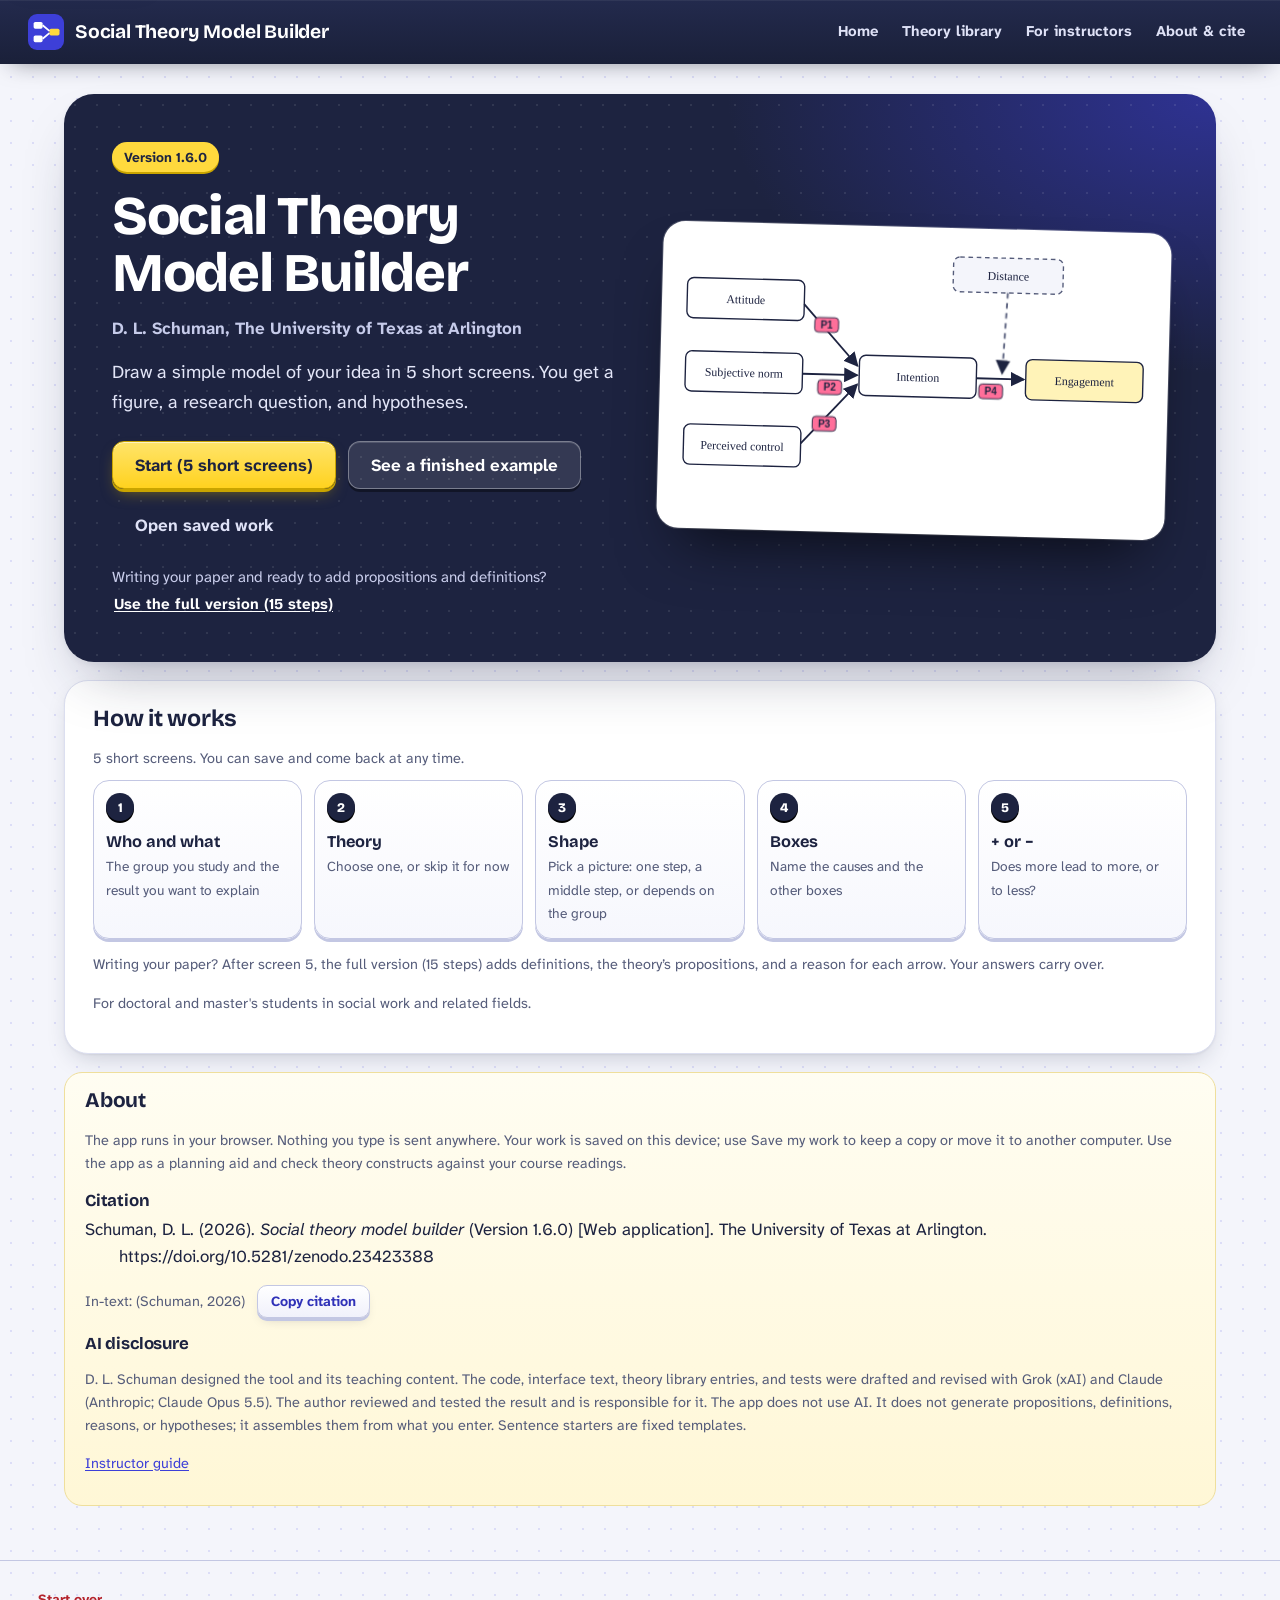
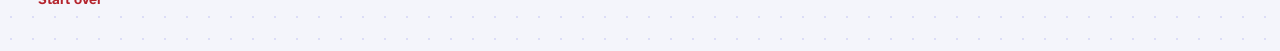
<file: index.html>
<!DOCTYPE html>
<html lang="en">
<head>
<meta charset="utf-8">
<meta name="viewport" content="width=device-width,initial-scale=1">
<meta name="description" content="Draw a simple theory-based conceptual model in 5 short screens, then get it ready for a theoretical paper: propositions, definitions, a path figure, and hypotheses.">
<meta name="theme-color" content="#1d2340">
<script>
/* ===== Configuration (edit these; empty string = disabled) ===== */
var GOATCOUNTER_CODE = ''; // e.g. 'mysite' -> https://mysite.goatcounter.com (privacy-friendly, cookieless visit counts)
var SURVEY_URL = '';       // optional feedback survey link shown on Results and in About
var ADOPTION_URL = '';     // optional instructor adoption form shown on the splash/About
/* Short how-to videos. Paste a YouTube, Vimeo, or other share link; leave '' to hide the slot.
   YouTube and Vimeo links play inside the step (loaded only when the student presses play);
   any other link (HeyGen, Panopto, an .mp4) opens in a new tab. */
var VIDEOS = {
  propositions: '',  // Key propositions: finding the seminal source and pulling out propositions
  inbetween: '',     // In-between: mediators and moderators
  concepts: '',      // Define concepts: writing conceptual definitions
  arrows: ''         // Why this arrow?: justifying each relationship
};
var PROPOSITIONS_VIDEO_URL = ''; // older setting; used for the propositions slot if VIDEOS.propositions is empty
/* ================================================================ */
(function(){
  var gc=/^[a-z0-9-]+$/i.test(GOATCOUNTER_CODE)?GOATCOUNTER_CODE.toLowerCase():"";GOATCOUNTER_CODE=gc;
  var vids=Object.keys(VIDEOS).map(function(k){return VIDEOS[k];}).concat([PROPOSITIONS_VIDEO_URL]).join(" ");
  var frames=[];
  if(/youtu\.?be/i.test(vids))frames.push("https://www.youtube-nocookie.com");
  if(/vimeo\.com/i.test(vids))frames.push("https://player.vimeo.com");
  var csp="default-src 'none'; style-src 'self' 'unsafe-inline'; font-src 'self'; script-src 'self' 'unsafe-inline'"+(gc?" https://gc.zgo.at":"")+
    "; img-src data: blob:"+(gc?" https://"+gc+".goatcounter.com":"")+
    (gc?"; connect-src https://"+gc+".goatcounter.com":"")+
    (frames.length?"; frame-src "+frames.join(" "):"")+";";
  var m=document.createElement("meta");m.httpEquiv="Content-Security-Policy";m.content=csp;document.head.appendChild(m);
  if(gc){window.goatcounter={no_onload:false};var sc=document.createElement("script");sc.async=true;sc.src="https://gc.zgo.at/count.js";sc.setAttribute("data-goatcounter","https://"+gc+".goatcounter.com/count");document.head.appendChild(sc);}
  window.gcEvent=function(name){if(!GOATCOUNTER_CODE)return;var n=0;(function t(){if(window.goatcounter&&window.goatcounter.count){try{window.goatcounter.count({path:name,title:name,event:true});}catch(e){}}else if(n++<20)setTimeout(t,500);})();};
})();
</script>
<title>Social Theory Model Builder</title>
<link rel="icon" href="data:image/svg+xml,%3Csvg xmlns='http://www.w3.org/2000/svg' viewBox='0 0 32 32'%3E%3Crect width='32' height='32' rx='8' fill='%231d2340'/%3E%3Crect x='5' y='7' width='8' height='6' rx='1.5' fill='%23fff'/%3E%3Crect x='5' y='19' width='8' height='6' rx='1.5' fill='%23fff'/%3E%3Crect x='19' y='13' width='9' height='6' rx='1.5' fill='%23ffd93d'/%3E%3Cpath d='M13 10l6 5M13 22l6-5' stroke='%23fff' stroke-width='1.6'/%3E%3C/svg%3E">
<link rel="stylesheet" href="styles.css">
</head>
<body class="splashing">
<a class="skip" href="#main">Skip to content</a>
<header class="appbar">
  <div class="appbar-in">
    <button type="button" class="brand" id="homeBrand">
      <svg viewBox="0 0 32 32" aria-hidden="true"><rect width="32" height="32" rx="8" fill="#3d3fd8"/><rect x="5" y="7" width="8" height="6" rx="1.5" fill="#fff"/><rect x="5" y="19" width="8" height="6" rx="1.5" fill="#fff"/><rect x="19" y="13" width="9" height="6" rx="1.5" fill="#ffd93d"/><path d="M13 10l6 5M13 22l6-5" stroke="#fff" stroke-width="1.6"/></svg>
      <span><b>Social Theory Model Builder</b><span class="sr"> (home)</span></span>
    </button>
    <div class="bar-actions noprint">
      <span class="savestat" id="lastSaved" role="status">Not saved to a file yet</span>
      <button class="btn yel sm filebtn" type="button" id="saveFile"><span aria-hidden="true">&#8681;</span><span>Save<span class="lbl-long"> my</span> work</span></button>
      <button class="btn sec sm filebtn" type="button" id="openFile"><span>Open<span class="lbl-long"> saved</span> work</span></button>
      <input type="file" id="fileIn" accept=".json,application/json" class="sr" tabindex="-1" aria-hidden="true">
      <nav class="barnav" aria-label="App"><button type="button" id="homeLink">Home</button><a href="library.html"><span class="nl">Theory library</span><span class="ns">Library</span></a><a href="guide.html"><span class="nl">For instructors</span><span class="ns">Instructors</span></a><button type="button" id="aboutLink">About<span class="lbl-long"> &amp; cite</span></button></nav>
    </div>
  </div>
</header>
<p class="fileerr" id="fileErr" role="alert"></p>

<main id="main">
<!-- ===================== Splash ===================== -->
<section class="splash" id="splash" aria-labelledby="spT">
  <div class="hero">
    <div>
      <p class="ver" id="spVer">Version</p>
      <h1 id="spT" tabindex="-1">Social Theory Model Builder</h1>
      <p class="byline">D. L. Schuman, The University of Texas at Arlington</p>
      <p class="purpose">Draw a simple model of your idea in 5 short screens. You get a figure, a research question, and hypotheses.</p>
      <div class="spbtns" id="spBtns"></div>
      <p class="spfull">Writing your paper and ready to add propositions and definitions? <button type="button" class="linkbtn" id="spFull">Use the full version (15 steps)</button></p>
    </div>
    <div class="hero-fig" aria-hidden="true">
      <svg viewBox="0 0 520 300" font-family="Georgia, serif">
        <defs><marker id="hah" viewBox="0 0 10 10" refX="9" refY="5" markerWidth="8" markerHeight="8" orient="auto"><path d="M0,0 L10,5 L0,10 z" fill="#1d2340"/></marker></defs>
        <g font-size="13" fill="#1d2340">
          <rect x="10" y="44" width="128" height="44" rx="7" fill="#fff" stroke="#1d2340" stroke-width="1.5"/><text x="74" y="71" text-anchor="middle">Attitude</text>
          <rect x="10" y="124" width="128" height="44" rx="7" fill="#fff" stroke="#1d2340" stroke-width="1.5"/><text x="74" y="151" text-anchor="middle">Subjective norm</text>
          <rect x="10" y="204" width="128" height="44" rx="7" fill="#fff" stroke="#1d2340" stroke-width="1.5"/><text x="74" y="231" text-anchor="middle">Perceived control</text>
          <rect x="200" y="124" width="128" height="44" rx="7" fill="#fff" stroke="#1d2340" stroke-width="1.5"/><text x="264" y="151" text-anchor="middle">Intention</text>
          <rect x="382" y="124" width="128" height="44" rx="7" fill="#fff3b8" stroke="#1d2340" stroke-width="1.5"/><text x="446" y="151" text-anchor="middle">Engagement</text>
          <rect x="300" y="14" width="120" height="38" rx="7" fill="#f4f5fb" stroke="#555c7a" stroke-width="1.5" stroke-dasharray="5 4"/><text x="360" y="38" text-anchor="middle">Distance</text>
        </g>
        <g stroke="#1d2340" stroke-width="2" fill="none">
          <path class="draw" d="M138 70 L198 136" marker-end="url(#hah)"/>
          <path class="draw d2" d="M138 146 L198 146" marker-end="url(#hah)"/>
          <path class="draw d3" d="M138 222 L198 156" marker-end="url(#hah)"/>
          <path class="draw d4" d="M328 146 L380 146" marker-end="url(#hah)"/>
        </g>
        <g class="fade"><path d="M360 52 L356 140" stroke="#555c7a" stroke-width="2" stroke-dasharray="6 5" fill="none" marker-end="url(#hah)"/>
          <g font-family="Arial, sans-serif" font-size="11" font-weight="700" fill="#1d2340">
            <rect x="150" y="84" width="26" height="16" rx="4" fill="#ff6f9a" stroke="#1d2340"/><text x="163" y="96" text-anchor="middle">P1</text>
            <rect x="155" y="152" width="26" height="16" rx="4" fill="#ff6f9a" stroke="#1d2340"/><text x="168" y="164" text-anchor="middle">P2</text>
            <rect x="150" y="192" width="26" height="16" rx="4" fill="#ff6f9a" stroke="#1d2340"/><text x="163" y="204" text-anchor="middle">P3</text>
            <rect x="331" y="152" width="26" height="16" rx="4" fill="#ff6f9a" stroke="#1d2340"/><text x="344" y="164" text-anchor="middle">P4</text>
          </g>
                  </g>
      </svg>
    </div>
  </div>

  <div class="sp-sec">
    <h2>How it works</h2>
    <p class="small" style="margin:0 0 10px">5 short screens. You can save and come back at any time.</p>
    <ol class="timeline t5">
      <li><b>Who and what</b><span>The group you study and the result you want to explain</span></li>
      <li><b>Theory</b><span>Choose one, or skip it for now</span></li>
      <li><b>Shape</b><span>Pick a picture: one step, a middle step, or depends on the group</span></li>
      <li><b>Boxes</b><span>Name the causes and the other boxes</span></li>
      <li><b>+ or −</b><span>Does more lead to more, or to less?</span></li>
    </ol>
    <p class="small" style="margin:14px 0 0">Writing your paper? After screen 5, the full version (15 steps) adds definitions, the theory’s propositions, and a reason for each arrow. Your answers carry over.</p>
    <p class="small" style="margin-top:16px">For doctoral and master's students in social work and related fields.</p>
  </div>

  <div class="cite" id="about">
    <h2 style="font-size:1.3rem;margin:0 0 8px">About</h2>
    <p class="small">The app runs in your browser. Nothing you type is sent anywhere. Your work is saved on this device; use Save my work to keep a copy or move it to another computer.<span id="gcNote" hidden> Anonymous visit counts are collected with GoatCounter (no cookies, no personal information, none of your work).</span> Use the app as a planning aid and check theory constructs against your course readings.</p>
    <h3 style="font-size:1.05rem;margin:16px 0 4px">Citation</h3>
    <p class="citeref" data-citehtml></p>
    <p class="small">In-text: (Schuman, 2026) <button type="button" class="btn sec sm" data-copycite="1" style="margin-left:8px">Copy citation</button> <span class="small" role="status" data-citestatus></span></p>
    <h3 id="aiNote" style="font-size:1.05rem;margin:16px 0 4px">AI disclosure</h3>
    <p class="small">D. L. Schuman designed the tool and its teaching content. The code, interface text, theory library entries, and tests were drafted and revised with Grok (xAI) and Claude (Anthropic; Claude Opus 5.5). The author reviewed and tested the result and is responsible for it. The app does not use AI. It does not generate propositions, definitions, reasons, or hypotheses; it assembles them from what you enter. Sentence starters are fixed templates.</p>
    <p class="small"><a href="guide.html">Instructor guide</a><span id="aboutSurvey" hidden> · <a class="extlink" target="_blank" rel="noopener">Feedback survey</a></span><span id="adoptLink" hidden> · <a class="extlink" target="_blank" rel="noopener">Instructors: tell us you use it</a></span></p>
  </div>
</section>

<!-- ===================== Builder ===================== -->
<div class="app" id="app">
  <div class="exbanner noprint" id="exBanner" hidden></div>
  <nav id="rail" aria-label="Steps"></nav>
  <div class="stage">
    <div class="mprog noprint" id="mprog"><div class="meter" aria-hidden="true"><span id="mbar"></span></div><span id="mtext"></span><button type="button" class="btn sec sm" id="railToggle" aria-expanded="false" aria-controls="rail">All steps</button></div>
    <section class="card" id="screen" aria-labelledby="stepTitle"></section>
  </div>
  <aside id="preview" class="noprint" aria-label="Your model so far">
    <details class="pv" id="pvDetails" open>
      <summary><h2>Your model</h2></summary>
      <p class="pv-note">This panel draws your model as you build it. It is for viewing only; you do not type here.</p>
      <div class="pv-body" id="pvBody"></div>
    </details>
  </aside>
</div>
</main>

<dialog id="figDlg" aria-labelledby="dlgT">
  <div class="dlg-h"><h2 id="dlgT">Your model as a figure</h2><button type="button" class="btn sec sm" id="dlgClose">Close</button></div>
  <div class="dlg-b" id="dlgBody"></div>
</dialog>

<dialog id="termsDlg" aria-labelledby="termsT">
  <div class="dlg-h"><h2 id="termsT">Key terms</h2><button type="button" class="btn sec sm" id="termsClose">Close</button></div>
  <div class="dlg-b" id="termsBody"></div>
</dialog>

<dialog id="askDlg" class="askdlg" aria-labelledby="askT" aria-describedby="askM">
  <div class="dlg-b"><h2 id="askT">Please confirm</h2><p id="askM"></p>
  <div class="btnrow"><button type="button" class="btn" id="askYes">Yes</button><button type="button" class="btn sec" id="askNo">Cancel</button></div></div>
</dialog>

<footer>
  <p class="noprint"><button class="btn ghost sm danger" id="startOver" type="button">Start over</button></p>
</footer>
<div class="sr" id="live" role="status" aria-live="polite"></div>

<script src="theories.js"></script>
<script>
(function(){
"use strict";
/* Preview key: add ?preview to the address to move through every step without answering.
   It lasts for the browser tab; "Exit preview" turns it off. */
var PREVIEW = (function(){ var on = /[?&](preview|demo)(=|&|$)/i.test(location.search); try { if(on) sessionStorage.setItem("stmbPreview", "1"); on = on || sessionStorage.getItem("stmbPreview") === "1"; } catch(e){} return on; })();
var KEY = "theoryModelApp.v1", VERSION = "1.6.0", SCHEMA = 4;
var APP_URL = "https://social-theory-model-builder.netlify.app";
var DOI_URL = "https://doi.org/10.5281/zenodo.23423388";
var CITE = "Schuman, D. L. (2026). Social theory model builder (Version " + VERSION + ") [Web application]. The University of Texas at Arlington. " + DOI_URL;
var CITE_HTML = "Schuman, D. L. (2026). <i>Social theory model builder</i> (Version " + VERSION + ") [Web application]. The University of Texas at Arlington. " + DOI_URL;

/* ======================= Content ======================= */
var TIPS = {
  who: "Name the population and the outcome first. The rest of the model depends on them.",
  theory: "Choose a theory you can defend in a literature review.",
  props: "Copy the exact sentence from the theorist, not a textbook, and record the page number. Your own words go in a separate box.",
  path: "List the causes here. You add the mediator and moderators in the next steps.",
  med: "Skip this step if you cannot name the in-between process.",
  mod: "Consider whether the path differs by status, employment, income, or access to services.",
  pie: "Consider conditions in the environment, such as housing, income, and discrimination, as well as individual factors.",
  concepts: "A conceptual definition says what the concept means in the theory, not how you will measure it. Cite the theorist's definition when one exists.",
  arrow: "Each arrow needs a reason that explains how one concept changes the other.",
  fig: "Keep the figure small enough to explain in a few sentences.",
  notes: "Record how the problem is usually defined and what that definition leaves out.",
  close: "The research question should be specific enough for someone else to design a study from it."
};
/* Theory library (theories.js). THEORIES and SEMINAL keep their old shape; keys TPB, HBM, SCT are unchanged so old files still open. */
var LIB = window.THEORY_LIB || {}, LIBG = window.THEORY_GROUPS || [], TL = window.TheoryLib;
var plainCite = TL.plainCite, revisedLine = TL.revisedLine, libCard = TL.card, theoryOptions = TL.options;
var THEORIES = {}, SEMINAL = {};
Object.keys(LIB).forEach(function(k){ THEORIES[k] = {name: LIB[k].name, desc: LIB[k].desc, chips: LIB[k].chips}; SEMINAL[k] = plainCite(LIB[k].seminal); });
var PARADIGMS = ["Positivist", "Postpositivist", "Critical / transformative", "Constructivist / interpretivist", "Pragmatist", "Not sure yet"];
var MODS = ["Age", "Sex", "Gender", "Race/ethnicity", "Veteran/military status", "Disability/chronic illness", "Relationship/marital status"];
var MODS_SDOH = ["Income/financial strain", "Education", "Employment/student status", "Housing stability", "Food security", "Neighborhood safety/conditions", "Discrimination/racism", "Location/access (urban-rural, transportation)", "Social support", "Health insurance/coverage"];
var MODS2 = ["Prior treatment", "Stigma/help-seeking norms", "Distance to care", "Co-occurring PTSD/depression/substance use"];
var SDOH_CAUSES = ["Housing stability", "Food security", "Income/financial strain", "Discrimination/racism", "Neighborhood safety", "Access to care", "Social support", "Education", "Employment"];
var SDOH_RE = /housing|homeless|food|income|poverty|financ|wealth|racism|discriminat|neighborhood|access|insurance|coverage|employ|education|social support|transport|urban|rural|distance/i;
var GHINT = {"Age": "18–34 vs. 35–54 vs. 55+", "Sex": "Female vs. male", "Gender": "Women vs. men vs. nonbinary", "Race/ethnicity": "Name the groups, e.g., Black vs. Latine vs. White", "Veteran/military status": "Veterans vs. civilians", "Disability/chronic illness": "With vs. without a chronic condition", "Relationship/marital status": "Partnered vs. single", "Income/financial strain": "Below vs. above 200% of poverty line", "Education": "High school or less vs. some college+", "Employment/student status": "Employed vs. not employed", "Housing stability": "Stably housed vs. unstably housed", "Food security": "Food secure vs. food insecure", "Neighborhood safety/conditions": "High vs. low perceived neighborhood safety", "Discrimination/racism": "High vs. low reported discrimination", "Location/access (urban-rural, transportation)": "Urban vs. rural", "Social support": "High vs. low social support", "Health insurance/coverage": "Insured vs. uninsured", "Prior treatment": "Prior treatment vs. none", "Stigma/help-seeking norms": "High vs. low perceived stigma", "Distance to care": "Under 30 miles vs. 30+ miles", "Co-occurring PTSD/depression/substance use": "With vs. without co-occurring conditions"};
var MHINT = {"Race/ethnicity": "Often used as a substitute measure for exposure to racism; say which one you mean.", "Sex": "Biological traits (e.g., female, male, intersex).", "Gender": "Identity and social role (e.g., woman, man, nonbinary)."};
var BASIS = [["theory", "The theory says so"], ["research", "Prior research"], ["practice", "Practice experience"], ["multiple", "More than one of these"]];
var WHERE = ["Original theory source", "Measurement or validation paper", "Recent review in my population", "Other"];
var KIND = {cause: "Cause", med: "In-between", out: "Outcome", mod: "Moderator"};
var DEMO = {
  who: "Post-9/11 U.S. veterans enrolled in VA mental health care", pop: {who: "Post-9/11 U.S. veterans", age: "", where: "enrolled in VA mental health care", when: ""}, popEdited: false, outcome: "Treatment engagement",
  outcomeDef: "Attending at least 8 psychotherapy sessions within 14 weeks of intake (from clinic records)",
  theory: "TPB", seminal: SEMINAL.TPB,
  causes: ["Attitude toward the behavior", "Subjective norm", "Perceived behavioral control"],
  medYN: "yes", mediator: "Intention to stay in treatment", modYN: "yes", modPicked: ["Distance to care"],
  modDetails: {"Distance to care": {groups: "under 30 miles vs. 30 or more miles from the clinic", path: "med>out"}},
  props: [
    {text: "", page: "179", own: "A more favorable attitude toward a behavior strengthens the intention to perform it.", from: "Attitude toward the behavior", to: "Intention to stay in treatment", sign: "+", theory: "A", isNew: false, src: ""},
    {text: "", page: "179", own: "Stronger perceived expectations from important others strengthen intention.", from: "Subjective norm", to: "Intention to stay in treatment", sign: "+", theory: "A", isNew: false, src: ""},
    {text: "", page: "179", own: "Greater perceived control over the behavior strengthens intention.", from: "Perceived behavioral control", to: "Intention to stay in treatment", sign: "+", theory: "A", isNew: false, src: ""},
    {text: "", page: "179", own: "Intention, with perceived control, predicts whether the behavior happens.", from: "Intention to stay in treatment", to: "Treatment engagement", sign: "+", theory: "A", isNew: false, src: ""},
    {text: "", page: "179", own: "Perceived behavioral control also predicts the behavior directly, together with intention.", from: "Perceived behavioral control", to: "Treatment engagement", sign: "+", theory: "A", isNew: false, src: ""}
  ],
  partial: {c2: true},
  ctag: {c0: "A", c1: "A", c2: "A", med: "A", out: "none", m0: "none"},
  signs: {"c0>med": "+", "c1>med": "+", "c2>med": "+", "med>out": "+", "c2>out": "+"},
  bases: {"c0>med": "theory", "c1>med": "theory", "c2>med": "theory", "med>out": "theory", "c2>out": "theory", "m0~": "practice"},
  reasons: {
    "c0>med": "Veterans who expect therapy to help them value attending, so they plan to keep going.",
    "c1>med": "When spouses, fellow veterans, and clinicians endorse treatment, veterans feel supported in planning to continue.",
    "c2>med": "Veterans who believe they can fit sessions around work, child care, and travel are more likely to plan to stay.",
    "med>out": "A plan to stay in treatment turns into attendance when the opportunity is there.",
    "c2>out": "Veterans who can arrange transportation and time off attend more sessions, even if they did not plan to.",
    "m0~": "Long drives add cost and time to every visit, so intention leads to attendance less often for veterans 30 or more miles away."
  },
  cdef: {
    c0: {def: "The degree to which a person evaluates staying in treatment favorably or unfavorably.", src: "Ajzen, 1991"},
    c1: {def: "Perceived social pressure from important others to stay in, or leave, treatment.", src: "Ajzen, 1991"},
    c2: {def: "Perceived ease or difficulty of attending treatment, reflecting past experience and expected obstacles.", src: "Ajzen, 1991"},
    med: {def: "How hard a veteran plans to try to keep attending treatment; the motivational step closest to the behavior.", src: "Ajzen, 1991"},
    out: {def: "Sustained participation in psychotherapy across an adequate course of care.", src: "Working definition for this example"},
    m0: {def: "Travel distance from a veteran's home to the clinic that delivers care.", src: "Working definition for this example"}
  },
  notes: {
    journal: "Journal of Human Behavior in the Social Environment",
    phenomenon: "Many post-9/11 veterans who begin VA psychotherapy stop before completing an adequate course of care.",
    typical: "Usually defined as dropout or nonadherence, a property of the individual veteran, because clinics track attendance patient by patient.",
    alternative: "It can be defined as a mismatch between how care is delivered and veterans' lives: distance, work schedules, and military norms about help-seeking. This moves attention from the veteran to the system and makes room for structural explanations alongside individual ones.",
    need: "This example asks whether the theory's individual focus is enough to explain engagement when access barriers such as distance to care are present."
  },
  assume: {A: {
    paradigm: "Postpositivist",
    ontology: "Behavior has causes in a person's beliefs that exist independently of the researcher and can be approximated, though never known perfectly.",
    epistemology: "Beliefs, intentions, and behavior can be measured with standardized self-report and records and tested with statistical models.",
    history: "Extends Fishbein and Ajzen's theory of reasoned action by adding perceived behavioral control; rooted in expectancy-value models of attitudes.",
    limits: "Makes individual beliefs and intentions visible. Structural conditions such as distance to care stay outside the model unless they act through perceived control.",
    practice: "Points practice toward changing beliefs and perceived control (motivational interviewing, peer veterans, scheduling and travel support) and policy toward reducing access barriers."
  }}
};

/* ======================= State ======================= */
function fresh(){
  return {step: 1, seen: [], mode: "", who: "", pop: {who: "", age: "", where: "", when: ""}, popEdited: false, outcome: "", outcomeDef: "", approach: "", integType: "",
    theory: "", theoryCustom: "", seminal: "", more: [],
    causes: [""], causeIds: [], cseq: 0, medYN: "", mediator: "", modYN: "", modPicked: [], modOther: "", modOthers: [], modSkip: false,
    modDetails: {}, modIds: {}, mseq: 0, addedAnother: false, extraMod: "",
    ctag: {}, cdef: {}, styles: {}, signs: {}, bases: {}, needsSource: {}, openQ: {},
    props: [], propLinks: {}, returnTo: -1, reasons: {}, hyps: "", hypsEdited: false, hypsBase: "", hypWord: "H",
    showTags: true, tagMode: "H", figView: "all", pos: {}, labels: {}, rq: "", rqEdited: false,
    caption: "", captionEdited: false, notes: {}, assume: {}, sel: "", noAuto: {}, partial: {},
    qstep: 1, qmax: 1, shape: "", partialSeen: true, fromQuick: false, figStyle: ""};
}
function isObj(x){ return x && typeof x === "object" && !Array.isArray(x); }
function upgrade(st){
  if(!isObj(st)) return fresh();
  if(!isObj(st.pop)){ st.pop = {who: typeof st.who === "string" ? st.who : "", age: "", where: "", when: ""}; st.popEdited = false; }
  ["who", "age", "where", "when"].forEach(function(k){ if(typeof st.pop[k] !== "string") st.pop[k] = ""; });
  if(typeof st.popEdited !== "boolean") st.popEdited = false;
  ["signs", "bases", "needsSource", "openQ", "propLinks"].forEach(function(k){ if(!isObj(st[k])) st[k] = {}; });
  if(!Array.isArray(st.props)){ if(typeof st.step === "number" && st.step >= 5) st.step++; st.props = []; }
  if(isObj(st.askClass)){ Object.assign(st.needsSource, st.askClass); delete st.askClass; }
  if(typeof st.seminal !== "string") st.seminal = "";
  if(typeof st.returnTo !== "number") st.returnTo = -1;
  var hadTagMode = "tagMode" in st;
  st = Object.assign(fresh(), st);
  if(!hadTagMode) st.tagMode = st.showTags === false ? "none" : "H";
  return migrate(st);
}
function migrate(st){
  function ren(a, b){ var i = st.modPicked.indexOf(a); if(i >= 0){ st.modPicked[i] = b; if(st.modDetails[a]){ st.modDetails[b] = st.modDetails[a]; delete st.modDetails[a]; } } }
  ren("Insurance/cost", "Health insurance/coverage");
  if(!Array.isArray(st.causes) || !st.causes.length) st.causes = [""];
  ["ctag", "cdef", "notes", "assume", "noAuto", "partial", "modIds", "styles", "labels", "pos", "reasons", "modDetails"].forEach(function(k){ if(!isObj(st[k])) st[k] = {}; });
  if(!Array.isArray(st.more)) st.more = [];
  if(!Array.isArray(st.seen)) st.seen = [];
  st.props.forEach(function(q){ if(!q.theory) q.theory = "A"; if(typeof q.isNew !== "boolean") q.isNew = false; if(typeof q.src !== "string") q.src = ""; });
  ensureIds(st);
  return st;
}
/* Stable ids: causes keep their id when others are removed or reordered, so a reason,
   direction, line style, label, position, or proposition link never jumps to another box. */
function ensureIds(st){
  if(!Array.isArray(st.causeIds)) st.causeIds = [];
  if(typeof st.cseq !== "number") st.cseq = 0;
  if(st.causeIds.length !== st.causes.length){
    if(!st.causeIds.length){
      var f = 0;
      st.causeIds = st.causes.map(function(c){ return c.trim() ? "c" + (f++) : null; });
      st.cseq = Math.max(st.cseq, f);
      st.causeIds = st.causeIds.map(function(x){ return x || ("c" + (st.cseq++)); });
    } else {
      while(st.causeIds.length < st.causes.length) st.causeIds.push("c" + (st.cseq++));
      st.causeIds.length = st.causes.length;
    }
  }
  st.causeIds.forEach(function(id){ var n = +String(id).slice(1); if(n >= st.cseq) st.cseq = n + 1; });
  if(typeof st.mseq !== "number") st.mseq = 0;
  if(!Object.keys(st.modIds).length){
    modEntriesOf(st).forEach(function(e, i){ st.modIds[e.key] = "m" + i; });
  }
  Object.keys(st.modIds).forEach(function(k){ var n = +String(st.modIds[k]).slice(1); if(n >= st.mseq) st.mseq = n + 1; });
}
var S;
try { S = upgrade(JSON.parse(localStorage.getItem(KEY))); } catch(e){ S = fresh(); }
function rawSave(){ try { localStorage.setItem(KEY, JSON.stringify(S)); } catch(e){} }
var save = function(){ rawSave(); showSaved(); track(); };

/* ======================= Undo and Redo =======================
   Up to 50 snapshots of the answers, kept in memory for this tab only and never saved. Moving between steps or
   screens is not a change. Typing in one box within 800 ms of the last keystroke updates the same snapshot. */
var UNDO = {stack: [], i: -1, field: "", t: 0}, TYPING = null, RESTORING = false, AFTER_START_OVER = false;
var NAVKEYS = ["step", "qstep", "qmax", "seen", "sel", "mode", "fromQuick", "returnTo"];
function contentKey(st){
  var c = clone(st);
  NAVKEYS.concat(["partialSeen", "hypsBase", "medAuto", "causeIds", "cseq", "modIds", "mseq"]).forEach(function(k){ delete c[k]; });
  if(!c.rqEdited) delete c.rq; if(!c.hypsEdited) delete c.hyps; if(!c.captionEdited) delete c.caption;
  return JSON.stringify(c);
}
document.addEventListener("input", function(e){ var t = e.target; TYPING = {id: t.id || (t.dataset && JSON.stringify(t.dataset)) || "", t: Date.now()}; }, true);
function track(){
  if(RESTORING || typeof S !== "object") return;
  var now = Date.now(), snapS = JSON.stringify(S), key = contentKey(S), top = UNDO.stack[UNDO.i];
  if(top && top.key === key) return;
  var typed = TYPING && now - TYPING.t < 40 ? TYPING.id : "";
  if(top && typed && typed === UNDO.field && now - UNDO.t < 800 && UNDO.i === UNDO.stack.length - 1 && UNDO.i > 0){ top.snap = snapS; top.key = key; }
  else {
    UNDO.stack.length = UNDO.i + 1;
    UNDO.stack.push({snap: snapS, key: key});
    if(UNDO.stack.length > 50) UNDO.stack.shift();
    UNDO.i = UNDO.stack.length - 1;
  }
  UNDO.field = typed; UNDO.t = now;
  undoUI();
}
function undoReset(){ UNDO = {stack: [{snap: JSON.stringify(S), key: contentKey(S)}], i: 0, field: "", t: 0}; AFTER_START_OVER = false; undoUI(); }
function canUndo(){ return UNDO.i > 0; }
function canRedo(){ return UNDO.i < UNDO.stack.length - 1; }
function undoButtons(){
  return '<span class="undoredo"><button type="button" class="btn ghost sm" id="undoBtn"' + (canUndo() ? '' : ' aria-disabled="true"') + ' aria-keyshortcuts="Control+Z">↶ Undo</button>' +
    '<button type="button" class="btn ghost sm" id="redoBtn"' + (canRedo() ? '' : ' hidden') + ' aria-keyshortcuts="Control+Shift+Z">↷ Redo</button></span>';
}
function undoUI(){ var u = $("undoBtn"), r = $("redoBtn"); if(u){ if(canUndo()) u.removeAttribute("aria-disabled"); else u.setAttribute("aria-disabled", "true"); } if(r) r.hidden = !canRedo(); }
/* Say what changed, for the common cases. a = before, b = after. */
function undoSay(a, b){
  function cs(st){ return (st.causes || []).map(function(c){ return (c || "").trim(); }).filter(Boolean); }
  var ca = cs(a), cb = cs(b), back = cb.filter(function(c){ return ca.indexOf(c) < 0; }), gone = ca.filter(function(c){ return cb.indexOf(c) < 0; });
  if(back.length && !gone.length) return joinList(back) + (back.length > 1 ? " are" : " is") + " back.";
  if(gone.length && !back.length) return joinList(gone) + (gone.length > 1 ? " are" : " is") + " removed.";
  if(a.shape !== b.shape && b.shape){ var sh = SHAPES.filter(function(x){ return x[0] === b.shape; })[0]; if(sh) return "The shape is " + sh[1] + "."; }
  if(a.theory !== b.theory) return b.theory && LIB[b.theory] ? "The theory is " + LIB[b.theory].name + "." : b.theory ? "The theory changed." : "No theory is chosen.";
  var sk = Object.keys(Object.assign({}, a.signs, b.signs)).filter(function(k){ return (a.signs || {})[k] !== (b.signs || {})[k]; });
  if(sk.length === 1){ var v = (b.signs || {})[sk[0]]; return "The direction of " + edgeLabel(sk[0]) + " is " + (v === "-" ? "−" : v === "+" ? "+" : "not chosen") + "."; }
  if(JSON.stringify(a.modOthers) !== JSON.stringify(b.modOthers) || JSON.stringify(a.modPicked) !== JSON.stringify(b.modPicked)) return "The group or condition changed back.";
  return "";
}
function restoreSnap(st){
  RESTORING = true; S = upgrade(st);
  if(document.body.classList.contains("splashing") && !hasProgress()) showSplash(false); else render();
  rawSave(); showSaved(); RESTORING = false; undoUI();
}
function doUndo(){
  if(!canUndo()) return;
  var cur = JSON.parse(UNDO.stack[UNDO.i].snap), prev = JSON.parse(UNDO.stack[UNDO.i - 1].snap), before = clone(S);
  /* Show the screen where the change was made. After Start over, return to the screen the student was on. */
  if(AFTER_START_OVER) prev = JSON.parse(AFTER_START_OVER);
  else NAVKEYS.forEach(function(k){ if(k in cur) prev[k] = cur[k]; });
  AFTER_START_OVER = false;
  UNDO.i--; UNDO.field = "";
  restoreSnap(prev);
  var m = undoSay(before, S); announce("Undone." + (m ? " " + m : ""));
  var u = $("undoBtn"); if(u && !canUndo()){ var b = $("back") || $("qBack"); if(b && !b.disabled) b.focus(); } else if(u) u.focus();
}
function doRedo(){
  if(!canRedo()) return;
  var before = clone(S);
  UNDO.i++; UNDO.field = "";
  restoreSnap(JSON.parse(UNDO.stack[UNDO.i].snap));
  var m = undoSay(before, S); announce("Redone." + (m ? " " + m : ""));
  var r = $("redoBtn"); if(r && !r.hidden) r.focus(); else if($("undoBtn")) $("undoBtn").focus();
}
document.addEventListener("click", function(ev){
  var t = ev.target.closest("button"); if(!t) return;
  if(t.id === "undoBtn" || t.id === "spUndo"){ if(t.getAttribute("aria-disabled") !== "true") doUndo(); return; }
  if(t.id === "redoBtn"){ doRedo(); return; }
});
document.addEventListener("keydown", function(e){
  if(!(e.ctrlKey || e.metaKey) || e.altKey || (e.key !== "z" && e.key !== "Z")) return;
  var t = e.target, tag = t && t.tagName;
  if(tag === "TEXTAREA" || tag === "SELECT" || (tag === "INPUT" && !/^(button|checkbox|radio|submit|reset|file|range|color)$/i.test(t.type)) || (t && t.isContentEditable)) return;
  if(document.querySelector("dialog[open]")) return;
  e.preventDefault();
  if(e.shiftKey) doRedo(); else doUndo();
});

/* Short directions shown at the top of each step. Plain words, short sentences. */
var TODO = {
  "Who": ["In the box Who, type the group: who they are by role or shared condition.", "Fill in Age or life stage, Where, and When or qualifying event only if they matter for your question. Leave the others empty.", "Read Your population. The app builds this one phrase from the boxes. If it does not read well, edit it.", "For examples, open the green box How to make a population specific.", "Press Next."],
  "Outcome": ["Open the green box How to name an outcome and read it.", "Type the result you want to explain for this group, in 2 to 5 words.", "Check that it is one result, that it can be more or less, and that it is not a program or a cause.", "Press Next."],
  "Define outcome": ["Open the green box How to say what counts and read it.", "In the box below, write what you will count or measure, over what time, and where the information comes from.", "Check that someone else could count it the same way from what you wrote.", "Press Next."],
  "Theory": ["Choose from the Theory menu. It is grouped by topic, and the topics are in alphabetical order. To shorten the list, type a word in Search the list.", "Read the panel that opens: its type (theory, model, framework, and so on), what it says, its seminal source, its common propositions, and whether it was substantially revised. A framework or typology does not give you arrows; you supply them.", "If your theory is not in the menu, choose Type my own at the bottom and type its name.", "Add a second theory only if your model needs it.", "Press Next."],
  "Key propositions": ["In box 1, type the APA reference for the work where each theory was first stated. You can click Use this to copy a suggested reference, but check it first.", "In box 2, press Add a proposition. Copy one sentence from the source that says how two concepts relate, and type its page number.", "Fill in the other boxes for that proposition: your own words, the From and To concepts, and the direction.", "Add only the propositions your model uses, usually 2 to 5 in all. You do not test every proposition in a theory, and you can take one from one theory and one from another. Open the green box Which propositions do I need? for help.", "You can skip this step and come back later."],
  "Causes": ["Add 2 or 3 causes of the outcome (4 at most).", "To add a cause, click a button with a + sign below, or type in an empty box.", "Use the \u2191 and \u2193 buttons, or drag \u283f, to change the order. The order here is the order in the figure.", "Press Next."],
  "In-between": ["Not sure what a mediator is? Open the green box Mediator: how to decide.", "Ask yourself: why does each cause lead to the outcome?", "If your answer is one thing that the causes change first, click Yes and type it in the box.", "If you cannot name one thing, click No or Not sure.", "If you clicked Yes: for each cause, check the box if it also affects the outcome directly (partial mediation). Leave it empty if it works only through the in-between step.", "Press Next."],
  "Moderation": ["Not sure whether something is a cause or a moderator? Open the green box Cause or moderator? How to decide.", "Ask yourself: is any arrow stronger for some people, places, or times than for others?", "Click Yes, No, or Not sure.", "If you clicked Yes or Not sure, check the box for each group or condition that might change an arrow. Check Other to type your own.", "Press Next."],
  "Moderator details": ["For each moderator, type the two groups you will compare.", "Choose the arrow that the moderator makes stronger or weaker.", "Press Next."],
  "Define concepts": ["Below, there is one panel for each concept. Each concept is one box in your figure.", "The panels fill in automatically from earlier steps: your causes, your in-between step, your outcome, and your moderators. To add or remove a concept, go back to that step; its panel appears here.", "Choose where the concept comes from.", "Write what the concept means in one or two sentences. Then type the source: author, year, and page.", "Press Next."],
  "Line styles": ["Below, there is one panel for each arrow in your figure. Each panel starts with a label: Arrow H1, Arrow H2, and so on. H1 is the hypothesis number on the figure and the results page.", "For every arrow, click + if more of the first concept leads to more of the second, or \u2212 if it leads to less. Nothing is chosen for you. If the arrow is linked to a proposition, the panel shows what the proposition says.", "Click Solid if you will test the arrow. Click Dashed for a moderator or an arrow you will not test.", "Press Next."],
  "Why this arrow?": ["Below, there is one panel for each arrow in your figure. Each panel starts with a label: Arrow H1, Arrow H2, and so on. H1 is the hypothesis number on the figure and the results page.", "Click what your reason is based on. This is required.", "Link the proposition each arrow comes from. In the arrow\u2019s panel, use the menu Comes from proposition. Or click a proposition in the box at the top, then click Link here in the arrow\u2019s panel.", "In each arrow\u2019s panel, write one sentence in the large box that explains how the first concept changes the second. If you need help, open Need help writing a reason?", "Press Next."],
  "Paper notes": ["This step is optional.", "Type notes in any box that will help you write your paper. You can leave boxes empty.", "Your notes go into the Word file on the results page.", "Press Next."],
  "Self-check": ["Read each item.", "Green items are done. Yellow items need attention.", "Click Fix this to go to the step that needs work, or press the Next button to see your results."],
  "Results": ["Read your research question, hypotheses, and figure.", "Click Edit under any text to change it.", "Click Download PNG for the figure, and Download paper notes for Word for the text.", "Click Save my work at the top of the page to keep a copy of your model."]
};
function todoHTML(list){ return '<div class="todo" role="note"><h3>What to do</h3><ol>' + list.map(function(x){ return '<li>' + esc(x) + '</li>'; }).join("") + '</ol><p class="small todo-terms">Not sure what a word means? <button type="button" class="linkbtn" data-terms="1">See key terms</button></p></div>'; }
/* Plain one-line definitions for students who read English as an additional language. */
var GLOSSARY = [
  ["Conceptual model", "A drawing of boxes (concepts) and arrows that shows how your theory explains an outcome."],
  ["Concept", "One idea in your model, shown as one box (for example, social support)."],
  ["Population", "The group of people your study is about."],
  ["Outcome", "The result you want to explain. It is the box the arrows end at."],
  ["Operational definition", "How you will measure or count a concept in your study (Step 3)."],
  ["Conceptual definition", "What a concept means in the theory, without saying how you measure it (Define concepts step)."],
  ["Theory", "A set of statements that explains why something happens."],
  ["Model / framework", "A model lays out specific concepts and arrows. A framework organizes concepts into groups; you supply the arrows. See the theory library."],
  ["Seminal source", "The book or article where the theory was first fully stated."],
  ["Proposition (P1, P2…)", "A sentence from the theory that says how two concepts are related, such as “the more X, the more Y.” You copy it from the source with its page number."],
  ["Cause", "A concept that changes the outcome. An arrow goes from the cause to the outcome."],
  ["In-between (mediator)", "A concept that the cause changes first, and that then changes the outcome. It explains why the cause works."],
  ["Complete or partial mediation", "Complete: the cause works only through the in-between concept. Partial: the cause also has its own arrow straight to the outcome. Many current methods texts test the indirect effect instead of using these labels."],
  ["Indirect effect", "The part of a cause's effect that passes through the in-between concept. Your mediation hypothesis states it: the cause is associated with the outcome through the mediator."],
  ["Moderator", "A characteristic or condition that makes an arrow stronger or weaker for some groups (for example, distance to care)."],
  ["Social determinant", "A condition where people are born, live, learn, work, and age (income, housing, discrimination) that shapes their outcomes."],
  ["Arrow direction (+ or −)", "+ means more of one concept leads to more of the next. − means more of one leads to less of the next."],
  ["Solid or dashed arrow", "Solid: you will test it in your study. Dashed: exploratory, shown but not tested, or a moderator."],
  ["Hypothesis (H1, H2…)", "A testable prediction about your population, built from one arrow."],
  ["Direct, mediation, moderation", "The three kinds of hypotheses: one concept affects another; the effect passes through the in-between concept; an arrow is stronger for some groups."],
  ["Numbered statement (S1, S2…)", "Your own claim in a conceptual paper. Some journals call these propositions. They are not the theory's propositions P1, P2."],
  ["Research question", "The main question your model answers. Subquestions are added for an in-between concept and for each moderator."],
  ["Paradigm", "A set of beliefs about what research is and how it should be done."],
  ["Ontology / epistemology", "Ontology: beliefs about what is real. Epistemology: beliefs about how we can know it."],
  ["APA 7", "The 7th edition of the American Psychological Association style for citations and figures, used by most social work journals."],
  ["Abbreviations in the example", "VA: U.S. Department of Veterans Affairs. Post-9/11 veterans: people who served after September 11, 2001. PHQ-9: Patient Health Questionnaire-9, a depression scale."]
];
function termsHTML(){ return '<dl class="glossary">' + GLOSSARY.map(function(g){ return '<dt>' + esc(g[0]) + '</dt><dd>' + esc(g[1]) + '</dd>'; }).join("") + '</dl>'; }
function withTodo(title, body){
  var td = TODO[title]; if(!td) return body;
  var li = body.indexOf('<p class="lede">'), at = li >= 0 ? body.indexOf('</p>', li) + 4 : body.indexOf('</h2>') + 5;
  return body.slice(0, at) + todoHTML(td) + body.slice(at);
}
/* ======================= Helpers ======================= */
function esc(s){ return String(s == null ? "" : s).replace(/[&<>"']/g, function(c){ return {"&": "&amp;", "<": "&lt;", ">": "&gt;", '"': "&quot;", "'": "&#39;"}[c]; }); }
function $(id){ return document.getElementById(id); }
function announce(m){ var l = $("live"); l.textContent = ""; setTimeout(function(){ l.textContent = m; }, 30); }
function clone(x){ return JSON.parse(JSON.stringify(x)); }
function lc(x){ return (x || "").trim().toLowerCase(); }
/* Lowercase a box name for use inside a sentence: only the first letter, and only when the first word is not
   an acronym or abbreviation (VA, PTSD, U.S.). "Years in the United States" becomes "years in the United States". */
function lcLabel(s){ s = String(s == null ? "" : s).trim(); var w = s.split(/\s/)[0]; return /[A-Z]/.test(w.slice(1)) ? s : s.charAt(0).toLowerCase() + s.slice(1); }
function approach(){ return ["", "", "", 1, 5]; } /* paper types removed; up to 5 theories */
function theoryList(){
  var l = [];
  if(S.theory) l.push({id: "A", pick: S.theory, custom: S.theoryCustom, seminal: S.seminal, idx: -1});
  S.more.forEach(function(t, i){ if(t && t.pick) l.push({id: String.fromCharCode(66 + i), pick: t.pick, custom: t.custom || "", seminal: t.seminal || "", idx: i}); });
  return l;
}
function theoryById(id){ return theoryList().filter(function(t){ return t.id === id; })[0]; }
function tName(t){ if(!t) return ""; return t.pick === "custom" ? (t.custom.trim() || "Theory " + t.id) : (THEORIES[t.pick] ? THEORIES[t.pick].name : ""); }
function theoryName(){ return theoryList().map(tName).join(" and ") || ""; }
function theoryNames(){ var n = theoryList().map(tName); return n.length > 2 ? n.slice(0, -1).join(", ") + ", and " + n[n.length - 1] : n.join(" and "); }
function roleOf(i){ return "Theory " + String.fromCharCode(65 + i); }
function tagLabel(tg){ if(!tg) return ""; if(tg === "new") return "New concept (my addition)"; if(tg === "none") return "Not from a theory"; var t = theoryById(tg); return t ? tg + ": " + tName(t) : ""; }
function tc(L){ return /^[A-E]$/.test(L || "") ? " t" + L : L === "N" || L === "new" ? " tN" : ""; }
function showLetters(){ return theoryList().length > 1 || nodes().some(function(n){ return S.ctag[n.id] === "new"; }); }
function letterOf(id){ var tg = S.ctag[id]; if(tg === "new") return "N"; if(tg && tg !== "none" && theoryById(tg)) return tg; return ""; }

function causeNodes(){ var r = []; S.causes.forEach(function(c, i){ if(c.trim()) r.push({id: S.causeIds[i], label: c.trim(), kind: "cause"}); }); return r; }
function causes(){ return causeNodes().map(function(n){ return n.label; }); }
function hasMed(){ return S.medYN === "yes" && S.mediator.trim(); }
function modEntriesOf(st){
  if(st.modYN === "no" || st.modSkip) return [];
  var l = [];
  st.modPicked.forEach(function(m){ if(m !== "__other") l.push({name: m, key: m}); });
  if(st.modPicked.indexOf("__other") >= 0){
    var os = st.modOthers || [], any = os.some(function(x){ return x.trim(); });
    if(!any && (st.modOther || "").trim()) os = [st.modOther];
    os.forEach(function(x, i){ x = x.trim(); if(x && !l.some(function(e){ return e.name === x; })) l.push({name: x, key: "__other" + i}); });
  }
  if(st.addedAnother && (st.extraMod || "").trim()) l.push({name: st.extraMod.trim(), key: "__extra"});
  return l;
}
function modEntries(){ return modEntriesOf(S); }
function modList(){ return modEntries().map(function(e){ return e.name; }); }
function modId(key){ if(!S.modIds[key]) S.modIds[key] = "m" + (S.mseq++); return S.modIds[key]; }
function nodes(){
  var n = causeNodes();
  if(hasMed()) n.push({id: "med", label: S.mediator.trim(), kind: "med"});
  n.push({id: "out", label: S.outcome.trim() || "Outcome", kind: "out"});
  modEntries().forEach(function(e){ n.push({id: modId(e.key), label: e.name, kind: "mod", key: e.key}); });
  n.forEach(function(x){ if(S.labels[x.id]) x.label = S.labels[x.id]; });
  return n;
}
function paths(){
  var p = [], t = hasMed() ? "med" : "out";
  causeNodes().forEach(function(c){ p.push({id: c.id + ">" + t, from: c.id, to: t}); });
  if(hasMed()){
    p.push({id: "med>out", from: "med", to: "out"});
    /* partial mediation: the cause also has its own arrow to the outcome */
    causeNodes().forEach(function(c){ if(S.partial[c.id]) p.push({id: c.id + ">out", from: c.id, to: "out", bypass: true}); });
  }
  return p;
}
function partialIds(){ return hasMed() ? causeNodes().filter(function(c){ return S.partial[c.id]; }).map(function(c){ return c.id; }) : []; }
function nodeLabel(id){ var n = nodes().filter(function(x){ return x.id === id; })[0]; return n ? n.label : id; }
function pathLabel(p){ return nodeLabel(p.from) + " → " + nodeLabel(p.to); }
function modEdges(){
  var ps = paths();
  return modEntries().map(function(e){
    var d = S.modDetails[e.name] || {}, id = modId(e.key);
    var target = ps.some(function(p){ return p.id === d.path; }) ? d.path : "";
    return {id: id + "~", from: id, path: target, name: e.name};
  });
}
function allEdges(){
  var l = paths().map(function(p){ return {id: p.id, from: p.from, to: p.to, label: pathLabel(p)}; });
  modEdges().forEach(function(e){ var p = paths().filter(function(x){ return x.id === e.path; })[0]; if(!p) return; l.push({id: e.id, mod: true, name: e.name, path: e.path, from: e.from, label: e.name + " → moderates " + (p ? pathLabel(p) : "a path")}); });
  return l;
}
function edgeLabel(id){ var e = allEdges().filter(function(x){ return x.id === id; })[0]; return e ? e.label : id; }
function style(id, def){ if(/~$/.test(id)) return "dashed"; return S.styles[id] || def; }
function sign(id){ return S.signs[id] === "-" ? "-" : "+"; }
function hl(sg){ return sg === "-" ? "lower" : "higher"; }
function signChar(sg){ return sg === "-" ? "−" : "+"; }
function joinList(a){ if(a.length < 2) return a.join(""); return a.slice(0, -1).join(", ") + (a.length > 2 ? "," : "") + " and " + a[a.length - 1]; }
function engageish(){ return /engag|care|treat|adher|appoint|retent/i.test(S.outcome + " " + S.outcomeDef); }
function constructOpts(){
  var o = causes().slice();
  if(S.mediator.trim()) o.push(S.mediator.trim());
  if(S.outcome.trim()) o.push(S.outcome.trim());
  theoryList().forEach(function(t){ var th = THEORIES[t.pick]; if(th) th.chips.forEach(function(c){ if(o.indexOf(c) < 0) o.push(c); }); });
  return o;
}
function newCid(){ return "c" + (S.cseq++); }
function addCause(c){
  c = (c || "").trim(); if(!c) return {err: ""};
  if(S.causes.some(function(x){ return lc(x) === lc(c); })) return {err: "dup"};
  var e = S.causes.findIndex(function(x){ return !x.trim(); });
  if(e >= 0){ S.causes[e] = c; S.causeIds[e] = newCid(); return {id: S.causeIds[e], err: ""}; }
  if(S.causes.length < 4){ S.causes.push(c); S.causeIds.push(newCid()); return {id: S.causeIds[S.causeIds.length - 1], err: ""}; }
  return {err: "Up to 4 causes. Remove one first."};
}
function moveCause(from, to){
  if(from === to || from < 0 || from >= S.causes.length) return;
  var c = S.causes.splice(from, 1)[0], id = S.causeIds.splice(from, 1)[0];
  if(to > from) to--;
  to = Math.max(0, Math.min(S.causes.length, to));
  S.causes.splice(to, 0, c); S.causeIds.splice(to, 0, id);
  if(!S.rqEdited) S.rq = "";
}
function propCite(q){ var src = (q.src || "").trim(); if(src) return src; var t = theoryById(q.theory || "A"); return t ? t.seminal : S.seminal; }
/* APA 7 in-text citation from a full reference: 1 author "Ajzen, 1991"; 2 "Fishbein & Ajzen, 1975"; 3+ "Smith et al., 2020". */
function shortCite(c){
  var m = (c || "").match(/^\s*([^(]+?)\s*\((\d{4}[a-z]?|n\.d\.)/); if(!m) return "source not yet entered";
  var names = m[1].replace(/\s*&\s*/g, ", ").split(/\s*,\s*/).map(function(x){ return x.trim().replace(/\.$/, ""); })
    .filter(function(x){ return x && !/^(?:[A-Z]\.?\s*-?\s*)+$/.test(x + ".") && !/^(Jr|Sr|II|III|IV|Eds?)$/.test(x); });
  if(!names.length) return "source not yet entered";
  return (names.length === 1 ? names[0] : names.length === 2 ? names[0] + " & " + names[1] : names[0] + " et al.") + ", " + m[2];
}
function pageCite(pg){ pg = (pg || "").trim().replace(/^pp?\.\s*/i, ""); return pg ? (/[-\u2013,]/.test(pg) ? ", pp. " : ", p. ") + pg.replace(/-/g, "\u2013") : ""; }
function propShort(k){ var q = S.props[k]; if(!q) return ""; if(q.isNew && !(q.src || "").trim()) return "P" + (k + 1) + " (new proposition)"; return "P" + (k + 1) + " (" + shortCite(propCite(q)) + pageCite(q.page) + ")"; }
function propRef(k){ var q = S.props[k]; if(!q) return ""; return "From proposition P" + (k + 1) + (q.isNew ? " (new)" : "") + " (" + shortCite(propCite(q)) + ((q.page || "").trim() ? ", p. " + q.page.trim() : "") + ")"; }
function linkOf(id){ var v = S.propLinks[id]; return typeof v === "number" && S.props[v] ? v : -1; }
/* Link an arrow to the proposition that names the same two constructs. The arrow's + or −
   is never copied from the proposition; students set direction themselves. */
function autoLink(){
  if(!S.props.length) return;
  paths().forEach(function(p){
    if(linkOf(p.id) >= 0 || S.noAuto[p.id]) return;
    var f = lc(nodeLabel(p.from)), t = lc(nodeLabel(p.to));
    var k = S.props.findIndex(function(q){ return lc(q.from) === f && lc(q.to) === t; });
    if(k >= 0){ S.propLinks[p.id] = k; if(!S.bases[p.id]) S.bases[p.id] = "theory"; }
  });
}
function propSign(k){ return S.props[k] && S.props[k].sign === "-" ? "-" : "+"; }
function signSet(id){ return S.signs[id] === "+" || S.signs[id] === "-"; }
function mismatch(id){ var k = linkOf(id); if(k < 0 || !signSet(id)) return ""; return propSign(k) !== sign(id) ? propSign(k) : ""; }
function prefillFromProps(){
  var out = lc(S.outcome), froms = {}, tos = {}, tagOf = {};
  S.props.forEach(function(q){
    var f = lc(q.from), t = lc(q.to), tg = q.isNew ? "new" : (q.theory || "A");
    if(f){ froms[f] = q.from.trim(); if(!tagOf[f]) tagOf[f] = tg; }
    if(t){ tos[t] = q.to.trim(); if(!tagOf[t]) tagOf[t] = tg; }
  });
  var have = causes().map(lc).concat([lc(S.mediator)]);
  Object.keys(froms).forEach(function(k){
    if(k === out || have.indexOf(k) >= 0) return;
    if(tos[k]){
      if(!S.mediator.trim() && S.medYN !== "no"){ S.mediator = froms[k]; if(!S.medYN) S.medYN = "yes"; if(!S.ctag.med) S.ctag.med = tagOf[k]; S.medAuto = true; have.push(k); }
      return;
    }
    var r = addCause(froms[k]);
    if(r.id){ if(!S.ctag[r.id]) S.ctag[r.id] = tagOf[k]; have.push(k); }
  });
  causeNodes().forEach(function(n){ var t = tagOf[lc(n.label)]; if(t && !S.ctag[n.id]) S.ctag[n.id] = t; });
  if(hasMed() && tagOf[lc(S.mediator)] && !S.ctag.med) S.ctag.med = tagOf[lc(S.mediator)];
}
function basisLabel(id){ var b = S.bases[id]; for(var i = 0; i < BASIS.length; i++) if(BASIS[i][0] === b) return BASIS[i][1]; return ""; }
function rsn(id){ var r = (S.reasons[id] || "").trim(), b = basisLabel(id); return r || b ? (b ? "(Based on: " + b + ") " : "") + (r || "[reason not yet written]") : ""; }
function starter(e){ return e.mod ? "Because ___, the " + e.label.replace(/^.*?→ moderates /, "") + " arrow should be stronger for ___ than for ___." : "Because ___, more " + lcLabel(nodeLabel(e.from)) + " should lead to " + (sign(e.id) === "-" ? "less" : "more") + " " + lcLabel(nodeLabel(e.to)) + "."; }
function ask(id){ return !!S.needsSource[id]; }
function oq(id){ return S.openQ[id] || {}; }
function hn(n){ return S.hypWord === "P" ? "S" + n : "H" + n; }
function askHs(){ return hypList().filter(function(h){ return h.edge && ask(h.edge); }).map(function(h){ var q = oq(h.edge); return "Open question (" + hn(h.n) + "): " + ((q.unsure || "").trim() || "[not yet described]") + ". Plan: " + ((q.where || "").trim() || "[not yet chosen]"); }); }
/* "Adolescents in foster care" reads as "among adolescents in foster care"; acronyms (VA, LGBTQ+) keep their case. */
/* Build the population phrase from its four parts: Who + age or life stage + where + when or qualifying event. */
var POP_LEAD = /^(in|at|on|from|within|across|near|throughout|inside|outside|around|enrolled|living|receiving|attending|served|using|admitted|registered|residing|working|incarcerated|housed|who|with|without|of|under|over|ages?|aged|after|before|during|since|following|between|while|when|whose|that)\b/i;
function popClean(x){ return String(x || "").replace(/\s+/g, " ").trim().replace(/[.;,]+$/, ""); }
function popLower(x){ return POP_LEAD.test(x) && /^[A-Z][a-z]/.test(x) ? x.charAt(0).toLowerCase() + x.slice(1) : x; }
function popAge(a){
  var m = a.match(/^(?:ages?\s*)?(\d{1,3})\s*(?:-|\u2013|\u2014|to)\s*(\d{1,3})(?:\s*years?(?:\s*old)?)?$/i);
  if(m) return "ages " + m[1] + " to " + m[2];
  m = a.match(/^(?:ages?d?\s*)?(\d{1,3})\s*(?:\+|and older|or older|and over|or over)(?:\s*years?)?$/i);
  if(m) return "aged " + m[1] + " and older";
  return popLower(a);
}
function popWhere(w){ if(!w) return ""; w = popLower(w); return POP_LEAD.test(w) ? w : "in " + w; }
function composePop(p){
  p = p || {};
  return [popClean(p.who), popAge(popClean(p.age)), popWhere(popClean(p.where)), popLower(popClean(p.when))].filter(Boolean).join(" ");
}
/* Lowercase the first word inside a sentence only when it is a common word. Nationalities, places, and
   other proper nouns ("Nigerian", "Texas", "Black", "Latine") keep their capital letter. */
var COMMON_FIRST = /^(adults?|older|young|younger|middle-aged|adolescents?|youth|teens?|teenagers?|children|child|infants?|toddlers?|students?|undergraduates?|undergraduate|graduate|doctoral|first-generation|college|university|high|low-income|low|rural|urban|suburban|women|men|girls|boys|mothers|fathers|parents|caregivers?|families|family|people|persons|individuals|patients|clients|consumers|workers|employees|nurses|physicians|social|teachers|veterans?|service|military|active-duty|post-9\/11|homeless|unhoused|incarcerated|formerly|currently|recently|immigrant|immigrants|refugee|refugees|asylum|undocumented|foster|kinship|sexual|gender|transgender|nonbinary|lesbian|gay|bisexual|queer|retired|widowed|single|married|divorced|pregnant|postpartum|new|current|former|community-dwelling|community|adult|frontline|health|healthcare|emergency|licensed|unemployed|uninsured|those|members|residents|survivors|users|older-adult|aging|grandparents|siblings|couples|partners|spouses)\b/i;
function whoIn(){ var w = S.who.trim(); return /^[A-Z][a-z]/.test(w) && COMMON_FIRST.test(w) ? w.charAt(0).toLowerCase() + w.slice(1) : w; }
/* One main question, then numbered subquestions: one for the mediator, one per moderator. */
function rqMain(){
  var who = whoIn() || "[who]", out = lcLabel(S.outcome.trim() || "[outcome]"), cs = causes().map(function(c){ return lcLabel(c); });
  return "Among " + who + ", how " + (cs.length === 1 ? "does " : "do ") + (cs.length ? joinList(cs) : "[causes]") + " relate to " + out + "?";
}
function rqSubs(){
  var subs = [];
  if(hasMed()) subs.push("Does " + lcLabel(S.mediator.trim()) + " explain " + (causes().length > 1 ? "these relationships" : "this relationship") + "?");
  modEdges().forEach(function(e){ var p = paths().filter(function(x){ return x.id === e.path; })[0]; if(p) subs.push("Does the relationship between " + lcLabel(nodeLabel(p.from)) + " and " + lcLabel(nodeLabel(p.to)) + " differ by " + lcLabel(e.name) + "?"); });
  return subs;
}
function autoRQ(){
  var subs = rqSubs();
  return "Main question: " + rqMain() + (subs.length ? "\n\nSubquestions:\n" + subs.map(function(q, i){ return (i + 1) + ". " + q; }).join("\n") : "");
}
/* Plain hypotheses: one sentence each. Sources and reasons are listed separately in hypRows(). */
function hypList(){
  var H = [], n = 0, ps = paths();
  function ex(id, def){ return style(id, def) === "dashed" ? " (exploratory)" : ""; }
  ps.forEach(function(p){ n++; H.push({n: n, edge: p.id, kind: "direct", text: hn(n) + " (direct" + (style(p.id, "solid") === "dashed" ? ", exploratory" : "") + "): Higher " + lcLabel(nodeLabel(p.from)) + " will be associated with " + hl(sign(p.id)) + " " + lcLabel(nodeLabel(p.to)) + "."}); });
  modEdges().forEach(function(e){ var p = ps.filter(function(x){ return x.id === e.path; })[0]; if(!p) return; n++; var d = S.modDetails[e.name] || {}; H.push({n: n, edge: e.id, kind: "moderation", text: hn(n) + " (moderation): The link between " + lcLabel(nodeLabel(p.from)) + " and " + lcLabel(nodeLabel(p.to)) + " will differ by " + lcLabel(e.name) + (d.groups ? " (" + d.groups + ")" : "") + "."}); });
  /* Mediation: one sentence per cause, stated as an indirect effect (Hayes, 2022; Rucker et al., 2011). Its direction is
     the product of the two arrows' directions: + and + or - and - give "higher"; one of each gives "lower". With a
     direction missing, the sentence names no direction. A cause with its own arrow to the outcome (partial mediation)
     already has a direct hypothesis for that arrow, so the sentence adds no "partially". */
  if(hasMed() && causeNodes().length){
    n++;
    var cs = causeNodes(), m = lcLabel(nodeLabel("med")), o = lcLabel(nodeLabel("out"));
    cs.forEach(function(c, k){
      var a = c.id + ">med", ex2 = style(a, "solid") === "dashed" || style("med>out", "solid") === "dashed", sub = cs.length > 1 ? "abcdefghijklmnopqrstuvwxyz".charAt(k) : "";
      var body = signSet(a) && signSet("med>out") ? "Higher " + lcLabel(c.label) + " will be associated with " + (S.signs[a] === S.signs["med>out"] ? "higher " : "lower ") + o : c.label + " will be associated with " + o;
      H.push({n: n, sub: sub, edge: null, cause: c.id, kind: "mediation", text: hn(n) + sub + " (mediation" + (ex2 ? ", exploratory" : "") + "): " + body + " through " + m + " (indirect effect)."});
    });
  }
  return H;
}
function hypText(){ return hypList().map(function(h){ return h.text; }).join("\n\n"); }
/* Edited hypotheses keep the student's wording, so they stop following the model. hypsBase holds the app's sentences
   at the moment of the first edit. When the app's sentences change after that, the edited text may no longer match
   the figure. Returns the labels (H1, S2...) whose sentence changed, ["all"] when the number of sentences changed,
   or [] when nothing changed. Files saved before 1.5.0 have no hypsBase; it is set on first open (baseHyps). */
function hypsStale(){
  if(!S.hypsEdited || !S.hypsBase) return [];
  var now = hypText().split("\n\n"), was = S.hypsBase.split("\n\n"), H = hypList();
  if(now.length !== was.length) return ["all"];
  return now.map(function(t, i){ return t === was[i] ? "" : hlabel(H[i]); }).filter(Boolean);
}
function baseHyps(){
  if(!S.hypsEdited || S.hypsBase) return;
  /* Setting the baseline is not a student change, so a file that was just opened still counts as saved. */
  var same = typeof FS === "object" && FS && FS.snap === JSON.stringify(S);
  S.hypsBase = hypText();
  if(same){ FS.snap = JSON.stringify(S); try { localStorage.setItem(FK, JSON.stringify(FS)); } catch(e){} }
}
function staleList(st){ return st[0] === "all" ? "every " + (S.hypWord === "P" ? "statement" : "hypothesis") : joinList(st); }
function staleHTML(){
  var st = hypsStale(); if(!st.length) return "";
  var H = hypList(), body;
  if(st[0] === "all") body = '<p>Your model now has ' + H.length + ' ' + (S.hypWord === "P" ? "statements" : "hypotheses") + ', and your edited text has a different number. Check every sentence.</p>';
  else {
    var lines = H.filter(function(h){ return st.indexOf(hlabel(h)) >= 0; }).map(function(h){ return '<li><strong>' + esc(hlabel(h)) + ':</strong> “' + esc(h.text.replace(/^[^:]*:\s*/, "")) + '”</li>'; });
    body = '<p>Check ' + esc(joinList(st)) + '. The figure now says:</p><ul>' + lines.join("") + '</ul>';
  }
  return '<div class="warn hstale"><p><strong>Your model changed after you edited these sentences.</strong></p>' + body +
    '<div class="btnrow noprint"><button type="button" class="btn sec sm" data-hkeep="1">Keep my wording</button><button type="button" class="btn ghost sm" data-hrebuild="1">Rebuild from my answers</button></div></div>';
}
function hnumBadge(id){ var h = hypList().filter(function(x){ return x.edge === id; })[0]; return h ? '<span class="arrow-lbl">Arrow</span><span class="badge hnum" title="' + (S.hypWord === "P" ? "Statement " : "Hypothesis ") + h.n + '">' + hlabel(h) + '</span>' : ''; }
function hlabel(h){ return (S.hypWord === "P" ? "S" : "H") + h.n + (h.sub || ""); }
function srcOf(id){ var k = linkOf(id); if(k >= 0) return propShort(k); return basisLabel(id) || (ask(id) ? "Needs a source" : "Not linked"); }
function hypRows(){
  var H = hypList(), direct = H.filter(function(h){ return h.kind === "direct"; });
  return H.map(function(h){
    if(h.kind === "mediation"){ var ids = direct.filter(function(d){ return d.edge === h.cause + ">med" || d.edge === "med>out"; }).map(hlabel), both = joinList(ids); return {h: hlabel(h), src: "Combines " + (both || "the arrows through the in-between concept"), reason: "See the reasons for " + (both || "those arrows") + "."}; }
    var r = (S.reasons[h.edge] || "").trim();
    return {h: hlabel(h), src: srcOf(h.edge), reason: (ask(h.edge) ? "[Needs a source] " : "") + (r || "Not yet written")};
  });
}
function hypTable(forWord){
  var st = forWord ? ' style="border:1px solid #000;padding:4px 6px;vertical-align:top;text-align:left"' : '';
  return '<table class="ctab"' + (forWord ? ' style="border-collapse:collapse;width:100%"' : '') + '><thead><tr><th' + st + '>' + (S.hypWord === "P" ? "Statement" : "Hypothesis") + '</th><th' + (forWord ? st : ' style="min-width:13em"') + '>Comes from</th><th' + st + '>Reason</th></tr></thead><tbody>' +
    hypRows().map(function(r){ var L = function(x){ return forWord ? st : ' data-label="' + x + '"'; }; return '<tr><td' + L(S.hypWord === "P" ? "Statement" : "Hypothesis") + '>' + esc(r.h) + '</td><td' + L("Comes from") + '>' + esc(r.src) + '</td><td' + L("Reason") + '>' + esc(r.reason) + '</td></tr>'; }).join("") + '</tbody></table>' + hypRefs(forWord);
}
/* Full APA references for every source cited in the Comes from column, alphabetical. */
function hypRefs(forWord){
  var R = [];
  allEdges().forEach(function(e){ var k = linkOf(e.id); if(k < 0) return; var q = S.props[k]; if(q.isNew && !(q.src || "").trim()) return; var c = (propCite(q) || "").trim(); if(c && R.indexOf(c) < 0) R.push(c); });
  if(!R.length) return "";
  R.sort(function(a, b){ return a.localeCompare(b); });
  var ps = forWord ? ' style="padding-left:.5in;text-indent:-.5in;margin:0 0 6px"' : ' class="citeref"';
  return '<p style="margin:14px 0 4px"><strong>' + (R.length > 1 ? "References" : "Reference") + '</strong></p>' + R.map(function(c){ return '<p' + ps + '>' + esc(c) + '</p>'; }).join("");
}
function titleCase(s){ var small = /^(a|an|and|as|at|but|by|for|if|in|nor|of|off|on|or|per|so|the|to|up|via|vs\.?|yet)$/; /* APA 7: lowercase only minor words of three letters or fewer */ return s.split(" ").map(function(w, i){ return i && small.test(w) ? w : w.charAt(0).toUpperCase() + w.slice(1); }).join(" "); }
function autoCaption(){
  var tn = theoryNames() || "[theory]";
  var title = titleCase("Conceptual model of " + (S.outcome.trim() || "the outcome") + " among " + (S.who.trim() || "the population")) + ", Based on " + tn;
  /* No automatic note: the figure's legend already explains lines, signs, letters, and labels. Students add a Note only for what the figure does not show. */
  return "Figure 1\n" + title;
}

/* ======================= Checks ======================= */
function checks(){
  var c = [], E = allEdges();
  var miss = E.filter(function(e){ return !(S.reasons[e.id] || "").trim() && !ask(e.id); });
  c.push({ok: !miss.length, text: miss.length ? "Missing a reason for: " + miss.map(function(e){ return e.label; }).join("; ") + ". Each arrow is a claim you will need to defend." : "Every arrow has a reason.", fix: "Why this arrow?", arrow: miss.length ? miss[0].id : ""});
  askHs().forEach(function(q){ c.push({ok: false, soft: true, text: q, fix: "Why this arrow?"}); });
  var nl = paths().filter(function(p){ var b = S.bases[p.id]; return linkOf(p.id) < 0 && b !== "research" && b !== "practice"; });
  c.push({ok: !nl.length, soft: true, text: nl.length ? "Not linked to a theory proposition: " + nl.map(pathLabel).join("; ") + ". Link one, or note it rests on prior research or practice." : "Every arrow is tied to a proposition or to research or practice.", fix: "Why this arrow?"});
  var mm = paths().filter(function(p){ return mismatch(p.id); });
  if(paths().some(function(p){ return linkOf(p.id) >= 0; })) c.push({ok: !mm.length, soft: true, text: mm.length ? "Direction differs from the linked proposition: " + mm.map(function(p){ return pathLabel(p) + " is " + signChar(sign(p.id)) + ", but P" + (linkOf(p.id) + 1) + " says " + signChar(propSign(linkOf(p.id))); }).join("; ") + ". Check the source, then set the direction yourself." : "Every linked arrow matches its proposition's direction.", fix: "Line styles"});
  var np = S.props.filter(function(q){ return !(q.page || "").trim() && !q.isNew; });
  if(S.props.length) c.push({ok: !np.length, soft: true, text: np.length ? np.length + " source proposition" + (np.length > 1 ? "s have" : " has") + " no page number." : "Every source proposition has a page number.", fix: "Key propositions"});
  var nd = nodes().filter(function(n){ return !((S.cdef[n.id] || {}).def || "").trim(); });
  c.push({ok: !nd.length, soft: true, text: nd.length ? "No conceptual definition yet for: " + nd.map(function(n){ return n.label; }).join("; ") + "." : "Every concept has a conceptual definition.", fix: "Define concepts"});
  var nb = E.filter(function(e){ return !S.bases[e.id] && !ask(e.id); });
  c.push({ok: !nb.length, soft: true, text: nb.length ? "No “based on” choice yet for: " + nb.map(function(e){ return e.label; }).join("; ") + "." : "Every arrow says what its reason is based on.", fix: "Why this arrow?"});
  var o = lc(S.outcome), dup = causes().filter(function(x){ return x.toLowerCase() === o; });
  c.push({ok: !dup.length, text: dup.length ? "“" + dup[0] + "” is listed as both a cause and the outcome. A box can't cause itself." : "No box is both a cause and the outcome.", fix: "Causes"});
  var md = hasMed() && lc(S.mediator) === o;
  c.push({ok: !md, text: md ? "The in-between is the same as the outcome. It should be a separate step that comes before the outcome." : (hasMed() ? "The in-between differs from the outcome." : "No in-between (fine)."), fix: "In-between"});
  var wh = (S.who || "").trim(), vague = /^(the\s+)?(people|persons|individuals|adults|clients|patients|students|participants|population|community|communities|families|youth|children|women|men|veterans|older adults|everyone)$/i.test(wh);
  c.push({ok: !!wh && wh.split(/\s+/).length > 2 && !vague, soft: true, text: !wh ? "No population entered yet." : vague || wh.split(/\s+/).length <= 2 ? "Your population (“" + wh + "”) is very general. Name who they are and where they are, for example “Post-9/11 U.S. veterans enrolled in VA mental health care.”" : "Your population names a specific group.", fix: "Who"});
  c.push({ok: causes().length <= 4, text: causes().length <= 4 ? "4 or fewer causes." : "More than 4 causes makes the figure hard to explain.", fix: "Causes"});
  var ms = modEdges(), bm = ms.filter(function(e){ var d = S.modDetails[e.name] || {}; return !(d.groups || "").trim() || !e.path; });
  c.push({ok: !bm.length, text: !ms.length ? "No moderators (fine)." : bm.length ? "Describe the groups compared (and the path changed) for: " + bm.map(function(e){ return e.name; }).join(", ") + "." : "Each moderator has groups described and an arrow chosen.", fix: "Moderator details"});
  theoryList().forEach(function(t){
    var sem = (t.seminal || "").trim(); if(!sem) return;
    var other = Object.keys(SEMINAL).filter(function(k){ return k !== t.pick && SEMINAL[k] === sem; })[0];
    if(other) c.push({ok: false, text: "The seminal source for Theory " + t.id + " (" + tName(t) + ") is the one for " + THEORIES[other].name + ". Replace it with the source for " + tName(t) + ".", fix: "Key propositions"});
  });
  var noq = S.demoLoaded ? [] : S.props.map(function(q, k){ return !q.isNew && !(q.text || "").trim() ? "P" + (k + 1) : ""; }).filter(Boolean);
  if(noq.length) c.push({ok: false, soft: true, text: joinList(noq) + (noq.length > 1 ? " have" : " has") + " no exact sentence from the source. Copy the sentence and its page number into the box Exact sentence from the source.", fix: "Key propositions"});
  var nos = paths().filter(function(p){ return !signSet(p.id); });
  if(nos.length) c.push({ok: false, text: "No direction (+ or −) chosen yet for: " + nos.map(pathLabel).join("; ") + ".", fix: "Line styles"});
  var used = {}; Object.keys(S.propLinks).forEach(function(e){ if(allEdges().some(function(x){ return x.id === e; })) used[S.propLinks[e]] = true; });
  var unusedP = S.props.map(function(q, k){ return used[k] ? "" : "P" + (k + 1); }).filter(Boolean);
  if(S.props.length) c.push({ok: !unusedP.length, soft: true, text: unusedP.length ? joinList(unusedP) + (unusedP.length > 1 ? " are" : " is") + " not linked to any arrow. Link " + (unusedP.length > 1 ? "each one" : "it") + " to an arrow on Why this arrow?, add the arrow it describes (for example, check “also affects … directly” on the In-between step), or remove it on Key propositions." : "Every proposition is linked to an arrow.", fix: "Why this arrow?"});
  var blank = allEdges().filter(function(e){ return /_{3,}/.test(S.reasons[e.id] || ""); });
  if(blank.length) c.push({ok: false, text: "A reason still has a blank (___) for: " + blank.map(function(e){ return e.label; }).join("; ") + ". Replace each blank with your own words.", fix: "Why this arrow?", arrow: blank[0].id});
  var nosrc = nodes().filter(function(n){ var d = S.cdef[n.id] || {}; return (d.def || "").trim() && !(d.src || "").trim(); });
  if(nosrc.length) c.push({ok: false, soft: true, text: "No source for the definition of: " + nosrc.map(function(n){ return n.label; }).join("; ") + ". Add the author, year, and page.", fix: "Define concepts"});
  var thNo = allEdges().filter(function(e){ return S.bases[e.id] === "theory" && !e.mod && S.ctag[e.from] === "none"; });
  if(thNo.length) c.push({ok: false, soft: true, text: "You chose “The theory says so” for an arrow that uses a concept marked “Not from a theory”: " + thNo.map(function(e){ return e.label; }).join("; ") + ". Choose Prior research or Practice experience, or change the concept's source.", fix: "Why this arrow?"});
  var orphan = S.props.filter(function(q){ return !theoryById(q.theory || "A"); }).length;
  if(orphan) c.push({ok: false, text: orphan + " proposition" + (orphan > 1 ? "s are" : " is") + " marked as coming from a theory that is no longer in your model. Change the theory or remove " + (orphan > 1 ? "them" : "it") + ".", fix: "Key propositions"});
  if(theoryList().length > 1){
    var ns0 = nodes(), unused = theoryList().filter(function(t){ return !ns0.some(function(n){ return S.ctag[n.id] === t.id; }); });
    c.push({ok: !unused.length, soft: true, text: unused.length ? unused.map(function(t){ return "Theory " + t.id + " (" + tName(t) + ")"; }).join(" and ") + " has no concepts in your model, so the theories are not combined. Add a concept from " + (unused.length > 1 ? "each" : "it") + ", or check that each concept is tagged with its theory." : "Concepts from each theory are in your model.", fix: "Define concepts"});
  }
  var both = modList().filter(function(m){ return causes().some(function(c){ return lc(c) === lc(m); }); });
  if(both.length) c.push({ok: false, soft: true, text: "“" + both.join("”, “") + "” is both a cause and a moderator. Keep both only if you can explain why; otherwise choose one role.", fix: "Moderation"});
  var sd = causes().concat(modList()).some(function(x){ return SDOH_RE.test(x) || MODS_SDOH.indexOf(x) >= 0; });
  c.push({ok: sd, soft: true, text: sd ? "At least one social determinant is in your model." : "Have you considered a social determinant, such as income, housing, discrimination, or access to services? Person-in-environment thinking asks what conditions around people shape this outcome.", fix: "Causes"});
  var hs = hypsStale();
  if(hs.length) c.push({ok: false, text: "Your " + (S.hypWord === "P" ? "statements" : "hypotheses") + " were edited, and the model changed afterward. Check " + staleList(hs) + ".", fix: "Results"});
  c.push({ok: !!S.outcomeDef.trim(), text: S.outcomeDef.trim() ? "Outcome definition is filled in." : "Say what counts as the outcome so others could measure it the same way.", fix: "Define outcome"});
  return c;
}
function checkHTML(c, fix){
  return '<ul class="checks">' + c.map(function(x){
    return '<li class="' + (x.ok ? "ok" : "warn") + '"><span class="ci" aria-hidden="true">' + (x.ok ? "✓" : "!") + '</span><span class="ct"><span class="sr">' + (x.ok ? "OK: " : x.soft ? "Question: " : "Flag: ") + '</span>' + esc(x.text) + (fix && !x.ok ? ' <button type="button" class="btn sec sm fixbtn noprint" data-fix="' + stepIdx(x.fix) + '"' + (x.arrow ? ' data-fixarrow="' + esc(x.arrow) + '"' : '') + '>Fix this</button>' : '') + '</span></li>';
  }).join("") + '</ul>';
}

/* ======================= UI fragments ======================= */
var BULB = '<svg viewBox="0 0 24 24" fill="none" stroke="#fff" stroke-width="2.2" stroke-linecap="round"><path d="M9 18h6M10 21h4"/><path d="M12 3a6 6 0 0 0-3.5 10.9c.6.5 1 1.2 1 2.1h5c0-.9.4-1.6 1-2.1A6 6 0 0 0 12 3z"/></svg>';
function tip(k){ return '<div class="tip" role="note"><span class="ic" aria-hidden="true">' + BULB + '</span><div><b>Coaching tip:</b> ' + esc(TIPS[k]) + '</div></div>'; }
function jargon(t){ return '<div class="jargon"><span class="t">Term</span><span>' + t + '</span></div>'; }
function choices(field, opts, cls){
  return '<div class="choices' + (cls ? " " + cls : "") + '" role="group">' + opts.map(function(o){
    return '<button type="button" class="choice" data-set="' + field + '" data-val="' + o[0] + '" aria-pressed="' + (S[field] === o[0]) + '"><strong>' + esc(o[1]) + '</strong>' + (o[2] ? '<small>' + esc(o[2]) + '</small>' : '') + '</button>';
  }).join("") + '</div>';
}
function seg(attr, id, val, opts, label){
  return '<div class="seg" role="group" aria-label="' + esc(label) + '">' + opts.map(function(o){
    return '<button type="button" ' + attr + '="' + esc(id) + '" data-val="' + o[0] + '" aria-pressed="' + (val === o[0]) + '">' + o[1] + (o[2] ? '<small>' + o[2] + '</small>' : '') + '</button>';
  }).join("") + '</div>';
}
var SIGN_OPTS = [["+", "<strong>+</strong> Positive", "more → more"], ["-", "<strong>−</strong> Negative", "more → less"]];
var STYLE_OPTS = [["solid", "━━ Solid", "you will test it"], ["dashed", "╌╌ Dashed", "exploratory: not tested"]];
function videoURL(k){ var u = VIDEOS[k] || (k === "propositions" ? PROPOSITIONS_VIDEO_URL : ""); return /^https?:\/\//i.test(u || "") ? u : ""; }
function embedSrc(u){
  var m = u.match(/(?:youtube\.com\/(?:watch\?v=|embed\/|shorts\/)|youtu\.be\/)([\w-]{11})/);
  if(m) return "https://www.youtube-nocookie.com/embed/" + m[1] + "?rel=0&autoplay=1";
  m = u.match(/vimeo\.com\/(?:video\/)?(\d+)/);
  if(m) return "https://player.vimeo.com/video/" + m[1] + "?dnt=1&autoplay=1";
  return "";
}
function videoSlot(k, title){
  var u = videoURL(k); if(!u) return "";
  var em = embedSrc(u);
  return '<div class="video noprint">' + (em
    ? '<button type="button" class="video-facade" data-video="' + esc(em) + '" data-vtitle="' + esc(title) + '"><span class="play" aria-hidden="true">▶</span><span><strong>Watch: ' + esc(title) + '</strong><small>Short walkthrough. Press to load the video player.</small></span></button>'
    : '<a class="video-link" href="' + esc(u) + '" target="_blank" rel="noopener"><span class="play" aria-hidden="true">▶</span><span><strong>Watch: ' + esc(title) + '</strong><small>Opens in a new tab</small></span></a>') + '</div>';
}
function propFull(k){ var q = S.props[k]; if(!q) return ""; return (q.own || "").trim() || (q.text || "").trim() || "(untitled)"; }
function trayHTML(sticky){
  if(!S.props.length) return "";
  var open = PICK >= 0 || TBO.tray !== false;
  return '<details class="tray noprint" data-tb="tray"' + (open ? " open" : "") + '><summary class="tray-sum">Your propositions (P1' + (S.props.length > 1 ? "–P" + S.props.length : "") + ') <span class="tb-o" aria-hidden="true"></span></summary><p class="tray-h"><span class="small">' + (PICK >= 0 ? '<strong>P' + (PICK + 1) + ' is selected.</strong> Now click <strong>Link P' + (PICK + 1) + ' here</strong> in an arrow\u2019s panel below.' : 'Click a proposition, then click <strong>Link here</strong> in the panel for the arrow it supports. You can also drag it onto that panel.') + '</span></p>' + '<ul class="tray-list">' +
    S.props.map(function(q, k){
      var t = ((q.own || q.text || "").trim() || "(untitled)");
      return '<li><button type="button" class="pchip" data-drag="prop" data-k="' + k + '" data-pick="' + k + '" aria-pressed="' + (PICK === k) + '"><span class="badge' + tc(q.isNew ? "N" : q.theory) + '">P' + (k + 1) + '</span><span class="ptext">' + esc(t) + '</span><span class="psign" aria-label="' + (propSign(k) === "-" ? "negative" : "positive") + '">' + signChar(propSign(k)) + '</span></button></li>';
    }).join("") + '</ul></details>';
}

function boxInfo(id){
  var k = id === "out" ? "Outcome" : id === "med" ? "In-between" : /^c/.test(id) ? "Causes" : "Moderation";
  var d = id === "out" && (S.outcomeDef || "").trim() ? S.outcomeDef.trim() : "";
  return '<li><strong>' + esc(nodeLabel(id)) + '</strong>' + (d ? ': ' + esc(d) : id === "out" ? ' <span class="small">(no definition written yet)</span>' : '') + ' <button type="button" class="linkbtn" data-jump="' + k + '">Edit in ' + k + '</button>' + (id === "out" ? ' · <button type="button" class="linkbtn" data-jump="Define outcome">Define outcome</button>' : '') + '</li>';
}
function stuckHTML(e, i){
  var from = e.from, to = e.mod ? null : e.to, g = e.mod ? "" : sign(e.id) === "-" ? "have less " + lcLabel(nodeLabel(to)) : "have more " + lcLabel(nodeLabel(to));
  return '<details class="stuck noprint"><summary>Need help writing a reason?</summary><div class="stuck-body"><p style="margin:2px 0"><strong>1. Check your boxes.</strong> Could you explain each to a classmate?</p><ul style="margin:2px 0 6px 1.2em;padding:0">' + boxInfo(from) + (to ? boxInfo(to) : boxInfo(e.path.split(">")[0]) + boxInfo(e.path.split(">")[1])) +
    '</ul><p style="margin:2px 0"><strong>2. Complete this sentence.</strong></p><p style="margin:2px 0;line-height:2.4">When someone has more <input type="text" class="inline-in" aria-label="first blank" id="sa' + i + '" value="' + esc(lcLabel(nodeLabel(from))) + '">, they tend to <input type="text" class="inline-in" aria-label="second blank" id="sb' + i + '" value="' + esc(g) + '"> because <input type="text" class="inline-in" aria-label="third blank" id="sc' + i + '" placeholder="your reason">.</p><p style="margin:4px 0"><button type="button" class="btn sec sm" data-saycopy="' + i + '" data-ta="rs' + i + '">Copy into reason box</button></p>' +
    '<p style="margin:8px 0 2px"><strong>3. Mark it for later.</strong> <label style="display:inline-flex;gap:8px;align-items:center;font-weight:500;margin:0"><input type="checkbox" data-needssource="' + esc(e.id) + '" ' + (ask(e.id) ? "checked" : "") + '> <span><strong>Needs a source</strong> (you can move on and come back)</span></label></p>' +
    '<div data-oqbox="' + esc(e.id) + '" ' + (ask(e.id) ? '' : 'hidden') + '><label for="ou' + i + '">What I\'m unsure about</label><input type="text" id="ou' + i + '" data-oqu="' + esc(e.id) + '" placeholder="e.g., how self-efficacy differs from outcome expectancies" value="' + esc(oq(e.id).unsure || "") + '"><label for="ow' + i + '">Where I\'ll look</label><div class="choices compact" style="margin:4px 0">' +
    WHERE.map(function(w){ return '<button type="button" class="choice" data-wchip="' + esc(e.id) + '" data-ti="ow' + i + '" data-val="' + w + '" aria-pressed="' + ((oq(e.id).where || "").indexOf(w) >= 0) + '"><strong>' + w + '</strong></button>'; }).join("") +
    '</div><input type="text" id="ow' + i + '" data-oqw="' + esc(e.id) + '" placeholder="Pick above and/or type, e.g., Ajzen (1991)" value="' + esc(oq(e.id).where || "") + '"></div></div></details>';
}
function linkBlock(e, i){
  if(e.mod || !S.props.length) return "";
  var k = linkOf(e.id), mm = mismatch(e.id);
  return (k >= 0 ? '<p style="margin:10px 0 4px"><span class="link-badge"><span class="badge' + tc(S.props[k].isNew ? "N" : S.props[k].theory) + '">P' + (k + 1) + '</span> Linked proposition <button type="button" class="btn ghost sm" data-unlink="' + esc(e.id) + '" aria-label="Unlink P' + (k + 1) + ' from this arrow">✕</button></span></p>' : (PICK >= 0 ? '' : '<p class="dropzone-note noprint">No proposition linked yet</p>')) +
    (PICK >= 0 ? '<p class="noprint" style="margin:8px 0"><button type="button" class="btn yel sm" data-linkhere="' + esc(e.id) + '">Link P' + (PICK + 1) + ' here</button></p>' : '') +
    (mm ? '<div class="warn" role="note">P' + (k + 1) + ' says <strong>' + signChar(mm) + '</strong> (' + (mm === "-" ? "more → less" : "more → more") + '), but this arrow is set to <strong>' + signChar(sign(e.id)) + '</strong>. Check the source. If P' + (k + 1) + ' is right, <button type="button" class="btn sec sm" data-setsign="' + esc(e.id) + '" data-val="' + mm + '">set this arrow to ' + signChar(mm) + '</button></div>' : '') +
    '<label for="pl' + i + '" class="small">Comes from proposition<span class="hint">Choose the proposition this arrow is based on.</span></label><select id="pl' + i + '" data-plink="' + esc(e.id) + '"><option value="">None</option>' + S.props.map(function(q, kk){ return '<option value="' + kk + '" ' + (k === kk ? "selected" : "") + '>P' + (kk + 1) + ': ' + esc(propFull(kk)) + '</option>'; }).join("") + '</select>' + (k >= 0 ? '<p class="fulltext"><strong>P' + (k + 1) + ':</strong> ' + esc(propFull(k)) + '</p>' : '');
}

/* ======================= Steps =======================
   STEPS keeps the original index of each step so saved files still open;
   ORDER sets the order students see. */
var STEPS = [
/* 0 */ {t: "Start", skip: function(){ return true; }, r: function(){ return ""; }, v: function(){ return ""; }},
/* 1 */ {t: "Who", g: "Question", r: function(){
    return '<h2 id="stepTitle">Who are the people you want to study?</h2><p class="lede">Describe the population in plain words.</p>' +
      teachBox("pop", "How to make a population specific", "Fill in Who, then add age, where, and when if they matter.", '<p>A specific population usually names these four things. Each one has its own box below.</p>' +
      '<ul style="margin:0 0 10px 1.2em;padding:0"><li><strong>Who:</strong> the group, by role or shared condition (post-9/11 U.S. veterans).</li><li><strong>Age or life stage,</strong> if it matters (ages 18 to 34).</li><li><strong>Where:</strong> the setting or place (enrolled in VA mental health care; in rural Texas).</li><li><strong>When or what qualifies them,</strong> if it matters (within 6 months of discharge).</li></ul>' +
      '<p style="margin-bottom:4px"><strong>Weak:</strong> Veterans<br><strong>Better:</strong> Post-9/11 veterans<br><strong>Strong:</strong> Post-9/11 U.S. veterans enrolled in VA mental health care</p>' +
      '<p style="margin:10px 0 0"><strong>Keep it to one phrase.</strong> It becomes part of your research question and your figure title.<br><strong>Leave out the outcome and the causes.</strong> “Veterans who drop out of treatment” already assumes the result your model explains. Write “Veterans in treatment” and make dropout the outcome.</p>') +
      '<div class="popgrid">' +
      '<div><label for="pp_who">Who <span class="req">(required)</span><span class="hint">The group, by role or shared condition.</span></label><input type="text" id="pp_who" data-pp="who" placeholder="e.g., Post-9/11 U.S. veterans" value="' + esc(S.pop.who) + '"></div>' +
      '<div><label for="pp_age">Age or life stage <span class="opt">(if it matters)</span><span class="hint">You can type 18-34 or 65+. Leave it empty if any age.</span></label><input type="text" id="pp_age" data-pp="age" placeholder="e.g., ages 18 to 34" value="' + esc(S.pop.age) + '"></div>' +
      '<div><label for="pp_where">Where <span class="opt">(if it matters)</span><span class="hint">The setting or place. The app adds “in” if you leave it out.</span></label><input type="text" id="pp_where" data-pp="where" placeholder="e.g., enrolled in VA mental health care" value="' + esc(S.pop.where) + '"></div>' +
      '<div><label for="pp_when">When or qualifying event <span class="opt">(if it matters)</span><span class="hint">Timing, or an event that makes someone part of the group.</span></label><input type="text" id="pp_when" data-pp="when" placeholder="e.g., within 6 months of discharge" value="' + esc(S.pop.when) + '"></div></div>' +
      '<div class="popfull"><label for="f_who">Your population<span class="hint">Built from the boxes above. Read it once. If it does not read well, edit it here.</span></label><textarea id="f_who" class="auto oneline" rows="1" data-popfull="1">' + esc(S.who) + '</textarea>' +
      '<p class="small" id="popNote"' + (S.popEdited ? '' : ' hidden') + ' style="margin:6px 0 0">You edited the phrase, so it no longer updates from the boxes. <button type="button" class="linkbtn" id="popRebuild">Rebuild from the boxes</button></p></div>';
  }, v: function(){ return S.who.trim() ? "" : "Fill in Who: the group you are studying."; }},
/* 2 */ {t: "Outcome", g: "Question", r: function(){
    return '<h2 id="stepTitle">Outcome: what change or result do you care about for them?</h2><p class="lede">This is the outcome your model explains.</p>' +
      teachBox("out", "How to name an outcome", "Name one result in people that can be more or less, in 2 to 5 words.", '<p>A good outcome name:</p>' +
      '<ul style="margin:0 0 10px 1.2em;padding:0"><li><strong>Names a result in people:</strong> a behavior, a health state, or a status (treatment engagement; depressive symptoms; housing stability).</li><li><strong>Can be more or less, or yes or no.</strong> Name the concept, not the change you hope for. Write “Treatment engagement,” not “Increase treatment engagement.”</li><li><strong>Is one outcome.</strong> If you wrote “and,” choose one. “Depression and anxiety” is two outcomes.</li><li><strong>Is not a program or a cause.</strong> “Peer support program” is a cause or an intervention, not an outcome.</li><li><strong>Is specific enough to measure.</strong> You will say how it is counted on the next step.</li></ul>' +
      '<p style="margin-bottom:4px"><strong>Weak:</strong> Mental health (too broad)<br><strong>Better:</strong> Depression<br><strong>Strong:</strong> Depressive symptoms</p>' +
      '<p style="margin:10px 0 0"><strong>Check the fit:</strong> read it with your population. “Depressive symptoms among post-9/11 U.S. veterans enrolled in VA mental health care.” If it reads as a clear study topic, it works.</p>') +
      '<label for="f_out">Outcome name<span class="hint">Type one result, 2 to 5 words. Name the concept, not the change you hope for.</span></label><input type="text" id="f_out" data-bind="outcome" placeholder="e.g., Treatment engagement, depressive symptoms, housing stability" value="' + esc(S.outcome) + '">' + tip("who");
  }, v: function(){ return S.outcome.trim() ? "" : "Name the outcome."; }},
/* 3 */ {t: "Define outcome", g: "Question", r: function(){
    return '<h2 id="stepTitle">Define outcome: what counts as &ldquo;' + esc(S.outcome) + '&rdquo;?</h2><p class="lede">Say how you would know it happened, so someone else could count it the same way.</p>' +
      teachBox("outdef", "How to say what counts", "Say what you will count or measure, over what time, and from what source.", '<p>This is the <strong>operational definition</strong>: how the outcome will be counted or measured. (You write what it means, the conceptual definition, on the Define concepts step.) Include three things:</p>' +
      '<ul style="margin:0 0 10px 1.2em;padding:0"><li><strong>What:</strong> the behavior, score, or status, with a cutoff if there is one (at least 8 sessions; a score of 10 or more).</li><li><strong>When:</strong> the time window (within 14 weeks of intake; in the past 2 weeks; at 12 months).</li><li><strong>Source:</strong> where the information comes from (clinic records; a named self-report scale; an interview; an administrative database).</li></ul>' +
      '<p style="margin-bottom:4px"><strong>Weak:</strong> Going to therapy<br><strong>Better:</strong> Number of therapy sessions attended<br><strong>Strong:</strong> Attending at least 8 psychotherapy sessions within 14 weeks of intake (clinic records)</p>' +
      '<p style="margin:10px 0 0"><strong>Using a published scale?</strong> Name it and say what score counts (for example, a score of 10 or more on the Patient Health Questionnaire-9, or PHQ-9, for depressive symptoms).<br><strong>Keep it to one outcome.</strong> If you list two measures, say which is the main one.</p>') +
      '<label for="f_def">What counts<span class="hint">Write what you will count or measure, over what time, and where the information comes from.</span></label><textarea id="f_def" class="auto" data-bind="outcomeDef" placeholder="e.g., Attending 8+ sessions in 14 weeks (clinic records); OR 150+ minutes of activity per week (self-report); OR passing all fall courses (transcript)">' + esc(S.outcomeDef) + '</textarea>';
  }, v: function(){ return S.outcomeDef.trim() ? "" : "Describe what counts."; }},
/* 4 */ {t: "Theory", g: "Theory", r: function(){
    var a = approach(), max = a[4];
    var h = '<h2 id="stepTitle">Theory: which theory explains why this happens?</h2><p class="lede">Choose the theory that explains your outcome. Add a second theory only if the model needs one. <a href="library.html" target="_blank">Open the theory library</a> to compare theories, models, and frameworks first. It opens in a new tab.</p>';
    h += '<div class="item"><div class="item-h"><span class="tbadge tA">A</span><strong>' + esc(roleOf(0)) + '</strong></div><label for="f_tsearch">Search the list<span class="hint">Type a word, such as stress, suicide, or veterans, to shorten the list below.</span></label><input type="search" id="f_tsearch" data-tsearch="1" placeholder="e.g., stress" autocomplete="off"><label for="f_theory">Theory<span class="hint">Choose a theory, model, or framework from the list, or choose Type my own. The panel below shows its type, seminal source, and common propositions.</span></label><select id="f_theory" data-theorya="1"><option value="">Choose a theory…</option>' + theoryOptions(S.theory) + '</select>' + (LIB[S.theory] ? libCard(S.theory) : '') + (S.theory === "custom" ? '<label for="f_th">Theory name<span class="hint">Type the full name of the theory.</span></label><input type="text" id="f_th" data-bind="theoryCustom" placeholder="e.g., Social Exchange Theory" value="' + esc(S.theoryCustom) + '">' : '') + '</div>';
    S.more.forEach(function(t, i){
      var L = String.fromCharCode(66 + i);
      h += '<div class="item"><div class="item-h"><span class="tbadge' + tc(L) + '">' + L + '</span><strong>' + esc(roleOf(i + 1)) + '</strong><span class="sp"><button type="button" class="btn ghost sm danger" data-rmtheory="' + i + '">Remove</button></span></div><label for="mt' + i + '">Theory<span class="hint">Choose the theory from the list, or choose Type my own.</span></label><select id="mt' + i + '" data-mt="' + i + '" data-mf="pick"><option value="">Choose a theory…</option>' + theoryOptions(t.pick) + '</select>' +
        (t.pick === "custom" ? '<label for="mtc' + i + '">Theory name<span class="hint">Type the full name of the theory.</span></label><input type="text" id="mtc' + i + '" data-mt="' + i + '" data-mf="custom" placeholder="e.g., Social Exchange Theory" value="' + esc(t.custom || "") + '">' : (LIB[t.pick] ? libCard(t.pick) : '')) + '</div>';
    });
    h += '<p class="panel" id="mechInfo"><strong>Mechanism or topic?</strong> A topic is what you study (veteran suicide risk). A mechanism is how or why it happens (isolation thwarts belongingness, which raises suicidal desire). Choose a theory that names mechanisms; they become your arrows.</p>';
    if(1 + S.more.length < max) h += '<p><button type="button" class="btn sec" id="addTheory">+ Add another theory</button></p>';
    return h + tip("theory");
  }, v: function(){
    if(!S.theory) return "Pick a theory.";
    if(S.theory === "custom" && !S.theoryCustom.trim()) return "Type your theory's name.";
    for(var i = 0; i < S.more.length; i++){ if(!S.more[i].pick) return "Choose theory " + String.fromCharCode(66 + i) + ", or remove it."; if(S.more[i].pick === "custom" && !(S.more[i].custom || "").trim()) return "Type the name of theory " + String.fromCharCode(66 + i) + "."; }
    return "";
  }},
/* 5 */ {t: "Key propositions", g: "Theory", r: function(){
    var tl = theoryList(), co = constructOpts(), multi = tl.length > 1, newOK = multi;
    var h = '<h2 id="stepTitle">Key propositions</h2><p class="lede">Enter the propositions stated in the seminal source.</p>' + (S.demoLoaded ? '<div class="warn" role="note"><strong>In this example,</strong> the boxes for the exact sentence are empty, and only the student\'s own words are shown. In your model, copy the exact sentence from the source into that box.</div>' : '') + videoSlot("propositions", "How to find key propositions");
    h += '<div class="panel"><h3><span class="num">1</span> Find the seminal source' + (multi ? "s" : "") + '</h3><ul class="small" style="margin:4px 0 8px 1.2em;padding:0"><li>The seminal source is the work where the theorist first introduces or formally states the theory, often a book or major article.</li><li>Check what recent papers cite when they name the theory; the most-cited common source is usually it.</li><li>Prefer the original or the theorist’s own major revision over textbook summaries.</li></ul>';
    tl.forEach(function(t){
      var sug = SEMINAL[t.pick], fid = "sem_" + t.id;
      h += '<div class="item" style="margin:10px 0"><div class="item-h"><span class="tbadge' + tc(t.id) + '">' + t.id + '</span><strong>' + esc(tName(t)) + '</strong></div>' +
        (sug ? '<p class="small" style="background:var(--tint-2);padding:8px 12px;border-radius:10px;margin:8px 0 0"><strong>Starting point; verify it yourself:</strong> ' + esc(sug) + ' <button type="button" class="linkbtn" data-usesem="' + t.id + '">Use this</button></p>' + (revisedLine(t.pick) ? '<p class="small lib-rev" style="margin:8px 0 0"><strong>Note:</strong> ' + esc(revisedLine(t.pick)) + ' If you use the revised version, cite it as your source. The library page lists the full references.</p>' : '') : '') +
        '<label for="' + fid + '">APA citation of the seminal source<span class="hint">Type the full APA reference for the work where the theory was first stated.</span></label><textarea id="' + fid + '" class="auto oneline" ' + (t.id === "A" ? 'data-bind="seminal"' : 'data-mt="' + t.idx + '" data-mf="seminal"') + ' placeholder="Author, A. A. (Year). Title. Publisher or Journal, vol(issue), pages.">' + esc(t.seminal) + '</textarea></div>';
    });
    h += '</div><div class="panel"><h3><span class="num">2</span> Pull out propositions</h3><p class="small">A <strong>proposition</strong> is the theory’s claim about how two concepts relate, for example “the more X, the more Y.” Enter only the propositions your model uses, usually 2 to 5 in all.' + (newOK ? ' Mark any proposition that is your own addition as <strong>new</strong>.' : '') + '</p>' +
      teachBox("which", "Which propositions do I need?", "Only the ones your model uses. You do not test a whole theory.", '<p><strong>You do not test every proposition in a theory.</strong> Choose the propositions that match the arrows in your model, and leave the rest out.</p><p><strong>You can take propositions from more than one theory.</strong> For example, one proposition from the Theory of Planned Behavior and one from Minority Stress Theory. Add the second theory on the Theory step, then mark which theory each proposition comes from.</p><p><strong>Explain your choice in your paper:</strong> why these propositions fit your population and outcome, and why you left the others out.</p>') + '<datalist id="constructs">' + co.map(function(c){ return '<option value="' + esc(c) + '">'; }).join("") + '</datalist>';
    if(multi) h += teachBox("combine", "Combining two theories", "Use only what each theory adds. One proposition from each can be enough.", '<ol><li>You do not need many propositions from each theory. One from each can be enough if together they explain your model.</li><li>Enter propositions from both theories. Use the menu <strong>From which theory?</strong> on each proposition.</li><li>To join the theories, link a concept from one theory to a concept from the other.</li><li>If neither theory states that link, check <strong>New</strong> on that proposition. It is your own proposition, and you need to explain it in your paper.</li></ol>');
    S.props.forEach(function(q, k){
      h += '<div class="item"><div class="item-h"><span class="badge' + tc(q.isNew ? "N" : q.theory) + '">P' + (k + 1) + '</span>' + (q.isNew ? '<span class="kind">New</span>' : '') + '<span class="sp"><button type="button" class="btn ghost sm danger" data-rmprop="' + k + '" aria-label="Remove proposition P' + (k + 1) + '">Remove</button></span></div>' +
        (multi ? '<label for="pt' + k + '">From which theory?<span class="hint">Choose the theory this proposition comes from.</span></label><select id="pt' + k + '" data-prop="' + k + '" data-pf="theory">' + tl.map(function(t){ return '<option value="' + t.id + '" ' + (q.theory === t.id ? "selected" : "") + '>' + t.id + ': ' + esc(tName(t)) + '</option>'; }).join("") + '</select>' : '') +
        (newOK ? '<label style="display:flex;gap:10px;align-items:center;font-weight:500"><input type="checkbox" data-propnew="' + k + '" ' + (q.isNew ? "checked" : "") + '> This is a <strong>new</strong> proposition I am proposing (not stated by the theory)</label>' : '') +
        '<label for="pq' + k + '">' + (q.isNew ? "The new proposition<span class=\"hint\">Write your new proposition in one sentence.</span>" : "Exact sentence from the source<span class=\"hint\">Copy the exact sentence from the source that says how two concepts relate. Write it in your own words in the next box.</span>") + '</label><textarea id="pq' + k + '" class="auto" data-prop="' + k + '" data-pf="text" style="min-height:52px">' + esc(q.text || "") + '</textarea>' +
        '<div class="row"><div style="flex:0 0 9em;min-width:0"><label for="pp' + k + '">Page<span class="hint">The page number of that sentence.</span></label><input type="text" id="pp' + k + '" data-prop="' + k + '" data-pf="page" value="' + esc(q.page || "") + '"></div><div><label for="po' + k + '">In my own words<span class="hint">Say the same idea in one simple sentence.</span></label><textarea id="po' + k + '" class="auto oneline" data-prop="' + k + '" data-pf="own">' + esc(q.own || "") + '</textarea></div></div>' +
        '<details style="margin-top:8px"><summary class="small">Cited from a different source than the seminal work?</summary><label for="ps' + k + '">Source (APA)<span class="hint">Fill this in only if the proposition came from a different paper.</span></label><input type="text" id="ps' + k + '" data-prop="' + k + '" data-pf="src" placeholder="Leave blank to use the seminal source" value="' + esc(q.src || "") + '"></details>' +
        '<p class="small" style="margin:12px 0 2px"><strong>Put it in the model</strong> (new concepts are added to Causes or In-between for you)</p><div class="row"><div><label for="pfr' + k + '">From concept<span class="hint">The concept that causes the change. Pick from the list or type it.</span></label><input type="text" list="constructs" id="pfr' + k + '" data-prop="' + k + '" data-pf="from" value="' + esc(q.from || "") + '"></div><div><label for="pto' + k + '">To concept<span class="hint">The concept that changes. Pick from the list or type it.</span></label><input type="text" list="constructs" id="pto' + k + '" data-prop="' + k + '" data-pf="to" value="' + esc(q.to || "") + '"></div></div>' +
        '<div class="segrow"><span class="lbl">Direction</span>' + seg("data-psign", k, q.sign === "-" ? "-" : "+", SIGN_OPTS, "Direction for P" + (k + 1)) + '<span class="hint" style="flex-basis:100%">Click + if more of the From concept leads to more of the To concept. Click \u2212 if it leads to less.</span></div></div>';
    });
    if(S.props.length < 12) h += '<p><button type="button" class="btn sec" id="addProp">+ Add a proposition</button></p>';
    return h + '</div>' + tip("props");
  }, v: function(){ if(S.props.length && S.props.length < 2) return "Add at least 2 propositions (or remove this one to skip for now)."; return ""; }, done: function(){ prefillFromProps(); }},
/* 6 */ {t: "Causes", g: "Model", r: function(){
    var h = '<h2 id="stepTitle">Causes: what comes first?</h2><p class="lede">List 1–4 things that lead to ' + esc(lcLabel(S.outcome)) + '. These go on the left side of your figure.</p>';
    var chips = [];
    theoryList().forEach(function(t){ var th = THEORIES[t.pick]; if(th) th.chips.forEach(function(c){ if(chips.indexOf(c) < 0) chips.push(c); }); });
    if(chips.length) h += '<p class="small" style="margin-bottom:2px">Concepts from ' + esc(theoryNames()) + ':</p><div>' + chipRow(chips) + '</div>';
    if(theoryList().some(function(t){ return t.pick === "custom"; })) h += '<p class="small"><strong>Using your own theory:</strong> List the theory’s core constructs from your reading; these become your causes.</p>';
    h += '<p class="dnd-hint noprint">Click a button with + to add it, or drag it into the list. Drag <span aria-hidden="true">⠿</span> to reorder.</p><ol class="clist" data-drop="causes" aria-label="Causes, in figure order">';
    S.causes.forEach(function(c, i){
      h += '<li class="crow" data-crow="' + i + '"><span class="handle noprint" data-drag="cause" data-i="' + i + '" aria-hidden="true" title="Drag to reorder">⠿</span><span class="cn" aria-hidden="true">' + (i + 1) + '</span><label class="sr" for="f_c' + i + '">Cause ' + (i + 1) + '</label><input type="text" id="f_c' + i + '" data-cause="' + i + '" value="' + esc(c) + '" placeholder="e.g., Perceived barriers">' +
        '<button type="button" class="btn ghost icon sm" data-cmove="' + i + '" data-dir="-1" aria-label="Move cause ' + (i + 1) + ' up" ' + (i === 0 ? "disabled" : "") + '>↑</button><button type="button" class="btn ghost icon sm" data-cmove="' + i + '" data-dir="1" aria-label="Move cause ' + (i + 1) + ' down" ' + (i === S.causes.length - 1 ? "disabled" : "") + '>↓</button>' +
        (S.causes.length > 1 ? '<button type="button" class="btn ghost icon sm danger" data-rmcause="' + i + '" aria-label="Remove cause ' + (i + 1) + '">✕</button>' : '') + '</li>';
    });
    h += '</ol>';
    if(S.causes.length < 4) h += '<p><button type="button" class="btn sec" id="addCause">+ Add a cause</button></p>';
    h += '<h3 class="subh">Add a social determinant as a cause</h3><p class="small">Social workers look at the person in their environment. Structural conditions can be causes, not only conditions that make an arrow stronger.</p><div>' + chipRow(SDOH_CAUSES) + '</div>';
    return h + tip("path") + tip("pie");
  }, v: function(){ return causes().length ? "" : "List at least one cause."; }},
/* 7 */ {t: "In-between", g: "Model", r: function(){
    S.partialSeen = true;
    var h ='<h2 id="stepTitle">In-between: is there a step in the middle?</h2><p class="lede">Something the causes change first, which then changes ' + esc(lcLabel(S.outcome)) + '.</p>' + videoSlot("inbetween", "Mediators and moderators") + medConceptBox() + choices("medYN", [["yes", "Yes", "I can name it."], ["no", "No", "Causes link straight to the outcome."], ["unsure", "Not sure", "Skip it for now."]]);
    if(S.medAuto && S.medYN === "yes" && S.mediator.trim()){ var srcP = S.props.map(function(q, k){ return lc(q.from) === lc(S.mediator) || lc(q.to) === lc(S.mediator) ? "P" + (k + 1) : ""; }).filter(Boolean); h += '<div class="warn" role="note"><strong>The app filled this in for you.</strong> ' + (srcP.length ? joinList(srcP) + (srcP.length > 1 ? " name " : " names ") : "Your propositions name ") + '“' + esc(S.mediator.trim()) + '” between your causes and the outcome, so Yes is selected. Change it if this is not right.</div>'; }
    if(S.medYN === "yes") h += jargon("That\'s called <strong>mediation</strong>. The in-between is the <strong>mediator</strong>.") + '<label for="f_med">Name the in-between<span class="hint">Type the one thing the causes change first.</span></label><input type="text" id="f_med" data-bind="mediator" placeholder="e.g., Intention to stay in treatment" value="' + esc(S.mediator) + '">';
    if(S.medYN === "yes" && S.mediator.trim() && causeNodes().length) h += '<fieldset class="panel" style="margin-top:16px"><legend style="font-size:1.02rem">Complete or partial mediation?</legend><p class="small" style="margin:4px 0 10px">Check a cause only if your theory or research says it also changes ' + esc(lcLabel(S.outcome) || "the outcome") + ' directly, not only through ' + esc(lcLabel(S.mediator.trim())) + '. A checked cause gets its own arrow to the outcome (partial mediation). Leave all boxes empty for complete mediation.</p><div class="checkgrid">' +
      causeNodes().map(function(c){ var dp = S.props.map(function(q, k){ return lc(q.from) === lc(c.label) && lc(q.to) === lc(S.outcome) ? "P" + (k + 1) : ""; }).filter(Boolean); return '<label><input type="checkbox" data-partial="' + c.id + '" ' + (S.partial[c.id] ? "checked" : "") + '> <span>' + esc(c.label) + ' also affects ' + esc(lcLabel(S.outcome) || "the outcome") + ' directly' + (dp.length && !S.partial[c.id] ? ' <em class="small">(' + joinList(dp) + ' links these two directly. Check this box to keep that arrow.)</em>' : '') + '</span></label>'; }).join("") + '</div></fieldset>';
    return h + tip("med");
  }, v: function(){ if(!S.medYN) return "Pick one."; if(S.medYN === "yes" && !S.mediator.trim()) return "Name the in-between, or choose No."; return ""; }},
/* 8 */ {t: "Moderation", g: "Model", r: function(){
    var h = '<h2 id="stepTitle">Moderation: is an arrow stronger for some people?</h2><p class="lede">For example: is an arrow stronger for some people, places, or times than for others?</p>' + modConceptBox() + choices("modYN", [["yes", "Yes", ""], ["no", "No", ""], ["unsure", "Not sure", "Let me look at options."]]);
    if(S.modYN === "yes") h += jargon("That\'s called <strong>moderation</strong>. The thing that changes the strength is a <strong>moderator</strong>.");
    function cb(m, lab){ return '<label><input type="checkbox" data-mod="' + esc(m) + '" ' + (S.modPicked.indexOf(m) >= 0 ? "checked" : "") + '> <span>' + esc(lab || m) + (MHINT[m] ? '<span class="hint">' + esc(MHINT[m]) + '</span>' : '') + '</span></label>'; }
    if(S.modYN === "yes" || S.modYN === "unsure"){
      h += '<fieldset><legend>Pick any that might change an arrow:</legend><h3 class="subh">Personal characteristics</h3><div class="checkgrid">' + MODS.map(function(m){ return cb(m); }).join("") + '</div><h3 class="subh">Social determinants</h3><p class="small" style="margin:0 0 8px">Conditions where people are born, live, learn, work, and age. They shape health and many other outcomes, such as education, housing, and justice involvement.</p><div class="checkgrid">' + MODS_SDOH.map(function(m){ return cb(m); }).join("") + '</div>';
      if(engageish()) h += '<h3 class="subh">Care-specific (optional, for treatment/care outcomes)</h3><div class="checkgrid">' + MODS2.map(function(m){ return cb(m); }).join("") + '</div>';
      h += '<div class="checkgrid" style="margin-top:10px">' + cb("__other", "Other (type your own)") + '<label><input type="checkbox" id="modSkip" ' + (S.modSkip ? "checked" : "") + '> <span>Skip</span></label></div></fieldset>';
      if(S.modPicked.indexOf("__other") >= 0){
        if(!S.modOthers.length) S.modOthers.push(S.modOther || "");
        h += '<p class="small" style="margin-top:12px">Name each moderator you want to add.</p>';
        S.modOthers.forEach(function(o, i){ h += '<label for="f_mo' + i + '">Other moderator ' + (i + 1) + '<span class="hint">Type the name of the group or condition.</span></label><div class="row"><input type="text" id="f_mo' + i + '" data-mo="' + i + '" placeholder="e.g., Years since discharge" value="' + esc(o) + '">' + (S.modOthers.length > 1 ? '<button type="button" class="btn sec" style="flex:0" data-rmmo="' + i + '" aria-label="Remove other moderator ' + (i + 1) + '">Remove</button>' : '') + '</div>'; });
        h += '<p><button type="button" class="btn sec" id="addOther">+ Add another</button></p>';
      }
    }
    return h + tip("mod");
  }, v: function(){ return S.modYN ? "" : "Pick one."; }},
/* 9 */ {t: "Moderator details", g: "Model", cond: true, skip: function(){ return !modList().length && !S.addedAnother; }, r: function(){
    var ps = paths(), h = '<h2 id="stepTitle">Moderator details: groups and arrow</h2><p class="lede">Name the groups you will compare and the path each moderator changes.</p>';
    modList().forEach(function(m, i){ var d = S.modDetails[m] || {}; h += '<div class="item"><div class="item-h"><span class="kind">Moderator</span><strong>' + esc(m) + '</strong></div><label for="g' + i + '">Which groups are compared?<span class="hint">Type the two groups you will compare. Example: ' + esc(GHINT[m] || "high vs. low") + '.</span></label><input type="text" id="g' + i + '" data-mg="' + esc(m) + '" placeholder="e.g., ' + esc(GHINT[m] || "Group A vs. group B") + '" value="' + esc(d.groups || "") + '"><label for="p' + i + '">Which arrow does it change?<span class="hint">Choose the arrow this moderator makes stronger or weaker for one group.</span></label><select id="p' + i + '" data-mp="' + esc(m) + '"><option value="">Choose an arrow…</option>' + ps.map(function(p){ return '<option value="' + p.id + '" ' + (d.path === p.id ? "selected" : "") + '>' + esc(pathLabel(p)) + '</option>'; }).join("") + '</select></div>'; });
    if(!S.addedAnother) h += '<p><button type="button" class="btn sec" id="addMod">+ Add another moderator</button></p>';
    else h += '<label for="f_xm">Another moderator (leave blank if none)</label><input type="text" id="f_xm" data-bind="extraMod" value="' + esc(S.extraMod) + '"><p class="small">Press Next to add details for it, or come Back here.</p>';
    return h + tip("mod");
  }, v: function(){ var ps = paths(), miss = modList().filter(function(m){ var d = S.modDetails[m] || {}; return !ps.some(function(p){ return p.id === d.path; }); }); return miss.length ? "Choose which arrow each moderator changes: " + miss.join(", ") + "." : ""; }},
/* 10 */ {t: "Line styles", g: "Arrows", r: function(){
    var h = '<h2 id="stepTitle">Line styles: direction and line</h2><p class="lede"><strong>Solid</strong> = an arrow you will test in your study. <strong>Dashed</strong> = an <strong>exploratory</strong> arrow: you show it because the theory includes it, but you will not test it in this study. Moderator arrows are always dashed. <strong>+</strong> means more of this leads to more of the next box; <strong>−</strong> means more leads to less.</p>';
    function row(id, lab, def, sg){
      var k = linkOf(id);
      return '<div class="item"><div class="item-h">' + hnumBadge(id) + '<strong>' + esc(lab) + '</strong>' + (k >= 0 ? '<span class="link-badge"><span class="badge">P' + (k + 1) + '</span> says ' + signChar(propSign(k)) + '</span>' : '') + '</div>' +
        (sg ? '<div class="segrow"><span class="lbl">Direction</span>' + seg("data-sign", id, S.signs[id] || "", SIGN_OPTS, "Direction for " + lab) + (signSet(id) ? '' : '<span class="small" style="margin-left:8px">Not chosen yet' + (k >= 0 ? ': P' + (k + 1) + ' says ' + signChar(propSign(k)) : '') + '</span>') + '</div>' : '') +
        '<div class="segrow"><span class="lbl">Line</span>' + seg("data-style", id, style(id, def), STYLE_OPTS, "Line style for " + lab) + '</div>' +
        (sg && mismatch(id) ? '<div class="warn" role="note">This differs from P' + (k + 1) + '. Check the source before you decide.</div>' : '') + '</div>';
    }
    paths().forEach(function(p){ h += row(p.id, pathLabel(p), "solid", true); });
    var medHs = hypList().filter(function(x){ return x.kind === "mediation"; }), medH = medHs[0];
    modEdges().forEach(function(e){ var p = paths().filter(function(x){ return x.id === e.path; })[0]; if(!p) return; h += '<div class="item"><div class="item-h">' + hnumBadge(e.id) + '<strong>' + esc(e.name + " → changes the arrow " + pathLabel(p)) + '</strong></div><p class="small" style="margin:6px 0 0"><strong>Line:</strong> dashed. Moderator arrows are always dashed.</p></div>'; });
    if(medH){ var many = medHs.length > 1, w = S.hypWord === "P" ? "statement" : "hypothesis"; h += '<p class="small">' + esc(joinList(medHs.map(hlabel))) + (many ? ' are your mediation ' + w.replace(/is$/, "es").replace(/t$/, "ts") + '. They have' : ' is your mediation ' + w + '. It has') + ' no single arrow because ' + (many ? 'each one is' : 'it is') + ' about the path through ' + esc(lcLabel(S.mediator.trim())) + '. ' + (many ? 'The direction of each one comes from the two arrows on its path' : 'Its direction comes from the two arrows on that path') + '. You will see ' + (many ? 'them' : 'it') + ' on the results page.</p>'; }
    return h + tip("fig");
  }, v: function(){ var m = paths().filter(function(p){ return !signSet(p.id); }); if(!m.length) return ""; var lb = m.map(function(p){ var h = hypList().filter(function(x){ return x.edge === p.id; })[0]; return h ? "Arrow " + hlabel(h) : pathLabel(p); }); return "Choose + or − for " + (m.length > 1 ? "each of these arrows" : "this arrow") + ": " + lb.join(", ") + "."; }},
/* 11 */ {t: "Why this arrow?", g: "Arrows", r: function(){
    var h = '<h2 id="stepTitle">Why this arrow?</h2><p class="lede">For each arrow, say what your reason is based on (required), link the proposition it comes from, and write a one-sentence reason.</p>' + videoSlot("arrows", "Justifying an arrow") + trayHTML(true);
    allEdges().forEach(function(e, i){
      var r = S.reasons[e.id] || "", b = S.bases[e.id] || "";
      h += '<div class="item" id="arw' + i + '" ' + (!e.mod && S.props.length ? 'data-drop="edge" data-edge="' + esc(e.id) + '"' : '') + '><div class="item-h">' + hnumBadge(e.id) + '<strong>' + esc(e.label) + '</strong>' + (e.mod ? '' : '<span class="kind">' + signChar(sign(e.id)) + ' · ' + style(e.id, "solid") + '</span>') + '</div>' +
        '<fieldset style="margin:8px 0"><legend class="small" style="font-weight:650">Your reason is based on… <span aria-hidden="true">*</span></legend><div class="choices compact" style="margin:4px 0" role="radiogroup" aria-label="Your reason is based on, for ' + esc(e.label) + '">' + BASIS.map(function(o){ return '<button type="button" class="choice" role="radio" data-basis="' + esc(e.id) + '" data-val="' + o[0] + '" aria-checked="' + (b === o[0]) + '"><strong>' + o[1] + '</strong></button>'; }).join("") + '</div></fieldset>' +
        linkBlock(e, i) +
        '<label for="rs' + i + '" class="small">' + esc(e.mod ? "Why would this arrow be stronger or weaker for these groups?" : "In one sentence, how does " + nodeLabel(e.from) + " change " + nodeLabel(e.to) + "?") + '</label><textarea id="rs' + i + '" class="auto" data-reason="' + esc(e.id) + '" style="min-height:60px" placeholder="' + esc(starter(e)) + '">' + esc(r) + '</textarea>' +
        '<p class="noprint" style="margin:6px 0"><button type="button" class="btn sec sm" data-starter="' + esc(e.id) + '" data-ta="rs' + i + '">Use a starter</button></p>' + stuckHTML(e, i) +
        '<p class="flag src" data-askflag="' + esc(e.id) + '" ' + (ask(e.id) ? '' : 'hidden') + '>📚 Flagged: needs a source.</p><p class="flag" data-flag="' + esc(e.id) + '" ' + (r.trim() ? 'hidden' : '') + '>⚠ No reason yet: this arrow is not ready.</p></div>';
    });
    return h + tip("arrow");
  }, v: function(){
    var E = allEdges(), m = E.filter(function(e){ return !S.bases[e.id] && !ask(e.id); });
    if(!m.length) return "";
    function lab(e){ var h = hypList().filter(function(x){ return x.edge === e.id; })[0]; return h ? "Arrow " + hlabel(h) : e.label; }
    return {text: m.length + (m.length > 1 ? " arrows still need" : " arrow still needs") + " a choice under “Your reason is based on…”: " + m.map(lab).join(", ") + ". Click an arrow name to go to its panel, then click one choice.",
      html: m.length + (m.length > 1 ? " arrows still need" : " arrow still needs") + " a choice under “Your reason is based on…”: " + m.map(function(e){ return '<button type="button" class="linkbtn" data-toarrow="arw' + E.indexOf(e) + '">' + esc(lab(e)) + '</button>'; }).join(", ") + ". Click an arrow name to go to its panel, then click one choice."};
  }},
/* 12 */ {t: "Self-check", g: "Finish", r: function(){
    var c = checks(), bad = c.filter(function(x){ return !x.ok && !x.soft; }).length, q = c.filter(function(x){ return !x.ok && x.soft; }).length;
    return '<h2 id="stepTitle">Self-check</h2><p class="lede">' + (bad ? bad + ' thing' + (bad > 1 ? 's' : '') + ' to fix' + (q ? ' and ' + q + ' question' + (q > 1 ? 's' : '') + ' to consider' : '') + '. You can fix ' + (bad + q > 1 ? 'them' : 'it') + ' or continue anyway.' : q ? 'Nothing blocking. ' + q + ' question' + (q > 1 ? 's' : '') + ' worth a look.' : 'Everything looks ready.') + '</p>' + checkHTML(c, true);
  }, v: function(){ return ""; }, next: function(){ return checks().some(function(x){ return !x.ok && !x.soft; }) ? "Continue anyway →" : "See my results →"; }},
/* 13 */ {t: "Results", g: "Finish", r: function(){ return renderResults(); }, v: function(){ return ""; }},
/* 14 */ {t: "Paper approach", skip: function(){ return true; }, r: function(){ return ""; }, v: function(){ return ""; }}, /* retired; kept so saved files keep their step numbers */
/* 15 */ {t: "Define concepts", g: "Model", r: function(){
    var tl = theoryList(), h = '<h2 id="stepTitle">Define concepts</h2><p class="lede">Write a conceptual definition for each concept in one or two sentences, with a source. Mark which theory each concept comes from; the letter appears on the figure.</p>' + videoSlot("concepts", "Writing conceptual definitions");
    if(!causes().length) h += '<div class="warn"><strong>Only your outcome is listed.</strong> Panels for your other concepts appear here after you add them on the Causes, In-between, and Moderation steps. <button type="button" class="btn sec sm" data-fix="' + stepIdx("Causes") + '">Go to Causes</button></div>';
    nodes().forEach(function(n, i){
      var d = S.cdef[n.id] || {}, tg = S.ctag[n.id] || "";
      h += '<div class="item ccard"><div class="item-h"><span class="kind">' + KIND[n.kind] + '</span><strong>' + esc(n.label) + '</strong>' + (letterOf(n.id) ? '<span class="tbadge' + tc(letterOf(n.id)) + '">' + letterOf(n.id) + '</span>' : '') + '</div>' +
        '<label for="ct' + i + '">Comes from<span class="hint">Choose the theory this concept belongs to, New if you added it, or Not from a theory.</span></label><select id="ct' + i + '" data-ctag="' + esc(n.id) + '"><option value="">Choose…</option>' + tl.map(function(t){ return '<option value="' + t.id + '" ' + (tg === t.id ? "selected" : "") + '>' + t.id + ': ' + esc(tName(t)) + '</option>'; }).join("") + '<option value="new" ' + (tg === "new" ? "selected" : "") + '>New concept (my addition)</option><option value="none" ' + (tg === "none" ? "selected" : "") + '>Not from a theory (e.g., a social determinant)</option></select>' +
        (n.kind === "out" && S.outcomeDef.trim() ? '<p class="small" style="margin:8px 0 0"><strong>How you will count it:</strong> ' + esc(S.outcomeDef) + ' <span class="small">(that is the operational definition; write the conceptual one below)</span></p>' : '') +
        '<label for="cd' + i + '">Conceptual definition<span class="hint">Write what the concept means in one or two sentences. Do not say how you will measure it.</span></label><textarea id="cd' + i + '" class="auto" data-cdef="' + esc(n.id) + '" data-cf="def" placeholder="What does ' + esc(lcLabel(n.label)) + ' mean in this theory?">' + esc(d.def || "") + '</textarea>' +
        '<label for="cs' + i + '">Source for the definition<span class="hint">Author, year, and page. Example: Ajzen, 1991, p. 188.</span></label><input type="text" id="cs' + i + '" data-cdef="' + esc(n.id) + '" data-cf="src" placeholder="e.g., Ajzen, 1991, p. 188" value="' + esc(d.src || "") + '"></div>';
    });
    return h + tip("concepts");
  }, v: function(){ return ""; }},
/* 16 */ {t: "Paper notes", g: "Finish", r: function(){
    var n = S.notes, h = '<h2 id="stepTitle">Paper notes <span class="opt">Optional</span></h2><p class="lede">Notes for the parts of the paper that are not in the figure. They are included in the Word download on the results page. This step is optional: you can finish the app without it.</p>' +
      teachBox("notesbox", "Words used on this step", "Paradigm, ontology, and epistemology, in plain words.", '<ul style="margin:0 0 6px 1.2em;padding:0">' +
      '<li><strong>Paradigm:</strong> a set of beliefs about what research is and how it should be done.<ul style="margin:4px 0 6px 1.2em;padding:0"><li><strong>Positivist:</strong> reality exists and can be measured directly.</li><li><strong>Postpositivist:</strong> reality exists but can only be measured imperfectly.</li><li><strong>Critical / transformative:</strong> research examines power and aims to change unfair conditions.</li><li><strong>Constructivist / interpretivist:</strong> reality is built from people\'s meanings, so you study their views.</li><li><strong>Pragmatist:</strong> use whatever methods best answer the question.</li></ul></li>' +
      '<li><strong>Ontology:</strong> beliefs about what is real. Example: “Beliefs and behavior are real and exist apart from the researcher.”</li>' +
      '<li><strong>Epistemology:</strong> beliefs about how we can know what is real. Example: “We can know beliefs through standardized surveys.”</li>' +
      '<li><strong>Limits:</strong> what the theory helps you see, and what it leaves out. Example: “It explains individual choices but not access barriers such as distance to care.”</li></ul>');
    function ta(key, lab, ph){ return '<label for="n_' + key + '">' + lab + '</label><textarea id="n_' + key + '" class="auto" data-note="' + key + '" placeholder="' + esc(ph || "") + '">' + esc(n[key] || "") + '</textarea>'; }
    h += '<div class="panel"><h3>Target journal</h3><label for="n_journal" class="sr">Target journal</label><input type="text" id="n_journal" data-note="journal" placeholder="A journal that publishes conceptual or theoretical articles" value="' + esc(n.journal || "") + '"></div>';
    h += '<div class="panel"><h3>The problem</h3>' + ta("phenomenon", "Social phenomenon or problem", "What is happening, and for whom?") + ta("typical", "How the problem is typically defined, and why", "") + ta("alternative", "Alternative ways to define or conceptualize it, with your rationale", "") + ta("need", "Why the theory needs analysis now, based on new research", "") + '</div>';
    theoryList().forEach(function(t){
      var a = S.assume[t.id] || {};
      function af(key, lab){ return '<label for="a_' + t.id + key + '">' + lab + '</label><textarea id="a_' + t.id + key + '" class="auto" data-as="' + t.id + '" data-af="' + key + '">' + esc(a[key] || "") + '</textarea>'; }
      h += '<div class="panel"><h3><span class="tbadge' + tc(t.id) + '">' + t.id + '</span> ' + esc(tName(t)) + '</h3><label for="a_' + t.id + 'par">Paradigm<span class="hint">Choose the paradigm the theory fits best. See the green box above for what each one means.</span></label><select id="a_' + t.id + 'par" data-as="' + t.id + '" data-af="paradigm"><option value="">Choose…</option>' + PARADIGMS.map(function(p){ return '<option ' + (a.paradigm === p ? "selected" : "") + '>' + p + '</option>'; }).join("") + '</select>' +
        af("ontology", "Ontology: what the theory assumes is real") + af("epistemology", "Epistemology: how the theory assumes we can know it") + af("history", "Ideas or historical trends that shaped it") + af("limits", "What it makes visible, and what it limits or leaves out") + af("practice", "Links to social work practice, policy, and research") + '</div>';
    });
    return h + tip("notes");
  }, v: function(){ return ""; }}
];
var ORDER = [1, 2, 3, 4, 5, 6, 7, 8, 9, 15, 10, 11, 16, 12, 13];
/* Teaching box: cause or moderator, and when a social determinant is a moderator. */
/* Teaching box: what a mediator is and how to find one (J&J why heuristic). */
/* Green teaching boxes: collapsible, closed by default, with the main rule visible in the summary.
   Open/closed state is remembered for each box in this browser. */
var TBO = (function(){ try { return JSON.parse(localStorage.getItem("theoryModelApp.tb") || "{}"); } catch(e){ return {}; } })();
function teachBox(id, title, gist, body){
  return '<details class="concept teach" data-tb="' + id + '"' + (TBO[id] ? " open" : "") + '><summary><span class="tb-t">' + title + '</span><span class="tb-g">' + gist + '</span><span class="tb-o" aria-hidden="true"></span></summary><div class="tb-b">' + body + '</div></details>';
}
document.addEventListener("toggle", function(e){ var d = e.target; if(!d || !d.dataset || !d.dataset.tb) return; TBO[d.dataset.tb] = d.open; try { localStorage.setItem("theoryModelApp.tb", JSON.stringify(TBO)); } catch(x){} }, true);
function medConceptBox(){
  var fig = '<svg viewBox="0 0 640 120" role="img" aria-labelledby="mdT" class="cm-fig"><title id="mdT">Mediation: an arrow goes from goal blocked to frustration, and another arrow goes from frustration to aggression.</title>' +
    '<defs><marker id="mdA" viewBox="0 0 10 10" refX="9" refY="5" markerWidth="8" markerHeight="8" orient="auto"><path d="M0,0 L10,5 L0,10 z" fill="#1d2340"/></marker></defs>' +
    '<g font-family="Atkinson Hyperlegible Next, Arial, sans-serif" font-size="14" fill="#1d2340">' +
    '<text x="10" y="18" font-weight="700">Mediation</text>' +
    '<rect x="10" y="40" width="150" height="40" rx="6" fill="#fff" stroke="#1d2340" stroke-width="1.5"/><text x="85" y="65" text-anchor="middle">Goal blocked</text>' +
    '<rect x="245" y="40" width="150" height="40" rx="6" fill="#fff" stroke="#1d2340" stroke-width="2.5"/><text x="320" y="65" text-anchor="middle" font-weight="700">Frustration</text>' +
    '<rect x="480" y="40" width="150" height="40" rx="6" fill="#fff3b8" stroke="#1d2340" stroke-width="1.5"/><text x="555" y="65" text-anchor="middle">Aggression</text>' +
    '<line x1="160" y1="60" x2="243" y2="60" stroke="#1d2340" stroke-width="2" marker-end="url(#mdA)"/>' +
    '<line x1="395" y1="60" x2="478" y2="60" stroke="#1d2340" stroke-width="2" marker-end="url(#mdA)"/>' +
    '<text x="245" y="105" font-size="13" fill="#555c7a">The mediator is a box on the path.</text></g></svg>';
  return teachBox("med", "Mediator: how to decide", "A mediator is the in-between step that explains <em>why</em> the cause works.", '' +
    '<p><strong>A mediator</strong> is the in-between step. The cause changes the mediator first, and the mediator then changes the outcome. It explains <em>why</em> the cause works.</p>' +
    '<p><strong>Test (the why question):</strong> “Why does ___ lead to ' + esc(lcLabel(S.outcome || "the outcome")) + '? Because it changes ___, and that changes ' + esc(lcLabel(S.outcome || "the outcome")) + '.” The answer in the second blank is your mediator (Jaccard &amp; Jacoby, 2020).</p>' + fig +
    '<p><strong>Mediator or moderator?</strong> A mediator is a box <em>on</em> the path and answers “why.” A moderator points <em>at</em> an arrow and answers “for whom, where, or when is the arrow stronger.”</p>' +
    '<p><strong>Complete or partial?</strong> In <em>complete</em> mediation, the cause changes the outcome only through the mediator. In <em>partial</em> mediation, the cause also changes the outcome directly. Ask: can I name any other way this cause changes the outcome? If yes, it is partial (Jaccard &amp; Jacoby, 2020). You choose this for each cause below.</p>' +
    '<p><strong>How your hypothesis says it.</strong> The mediation hypothesis states the <em>indirect effect</em>: the cause is associated with the outcome <em>through</em> the mediator. Its direction comes from the two arrows on that path. Two + arrows, or two − arrows, give “higher.” One + and one − give “lower.” Current methods estimate and test the indirect effect itself (Hayes, 2022), and Rucker et al. (2011) recommend that researchers focus on the size and significance of indirect effects rather than on whether mediation is complete or partial. You will still meet complete and partial mediation in theory and in older articles. In your figure, a curved arrow shows a cause that also has a direct effect, and that arrow gets its own direct hypothesis.</p>');
}
function modConceptBox(){
  var fig = '<svg viewBox="0 0 640 170" role="img" aria-labelledby="cmT" class="cm-fig"><title id="cmT">Left: income is a cause; an arrow goes from income to health. Right: social support is a moderator; a dashed arrow goes from social support to the middle of the arrow from stress to health.</title>' +
    '<defs><marker id="cmA" viewBox="0 0 10 10" refX="9" refY="5" markerWidth="8" markerHeight="8" orient="auto"><path d="M0,0 L10,5 L0,10 z" fill="#1d2340"/></marker></defs>' +
    '<g font-family="Atkinson Hyperlegible Next, Arial, sans-serif" font-size="14" fill="#1d2340">' +
    '<text x="10" y="18" font-weight="700">Cause</text>' +
    '<rect x="10" y="70" width="110" height="40" rx="6" fill="#fff" stroke="#1d2340" stroke-width="1.5"/><text x="65" y="95" text-anchor="middle">Income</text>' +
    '<rect x="190" y="70" width="110" height="40" rx="6" fill="#fff3b8" stroke="#1d2340" stroke-width="1.5"/><text x="245" y="95" text-anchor="middle">Health</text>' +
    '<line x1="120" y1="90" x2="188" y2="90" stroke="#1d2340" stroke-width="2" marker-end="url(#cmA)"/>' +
    '<text x="10" y="150" font-size="13" fill="#555c7a">Income changes health itself.</text>' +
    '<text x="340" y="18" font-weight="700">Moderator</text>' +
    '<rect x="420" y="26" width="140" height="36" rx="6" fill="#f4f5fb" stroke="#555c7a" stroke-width="1.5" stroke-dasharray="5 4"/><text x="490" y="49" text-anchor="middle">Social support</text>' +
    '<rect x="340" y="90" width="100" height="40" rx="6" fill="#fff" stroke="#1d2340" stroke-width="1.5"/><text x="390" y="115" text-anchor="middle">Stress</text>' +
    '<rect x="520" y="90" width="110" height="40" rx="6" fill="#fff3b8" stroke="#1d2340" stroke-width="1.5"/><text x="575" y="115" text-anchor="middle">Health</text>' +
    '<line x1="440" y1="110" x2="518" y2="110" stroke="#1d2340" stroke-width="2" marker-end="url(#cmA)"/>' +
    '<line x1="490" y1="62" x2="480" y2="106" stroke="#555c7a" stroke-width="2" stroke-dasharray="6 4" marker-end="url(#cmA)"/>' +
    '<text x="340" y="160" font-size="13" fill="#555c7a">Support changes how strongly stress harms health.</text></g></svg>';
  return teachBox("mod", "Cause or moderator? How to decide", "A cause changes the outcome. A moderator changes how strong an arrow is.", '' +
    '<p><strong>A cause</strong> changes the outcome itself. Test: “More ___ leads to more (or less) ' + esc(lcLabel(S.outcome || "outcome")) + '.”</p>' +
    '<p><strong>A moderator</strong> changes how strong an arrow is. It sits on an arrow, not on a box. Test: “The link between ___ and ___ is stronger for people with high ___ than for people with low ___.”</p>' + fig +
    '<p><strong>Moderators are not only personal characteristics.</strong> Age and gender can be moderators, and so can conditions in a person’s environment, such as income, housing, neighborhood, or distance to care. Baron and Kenny (1986, p. 1174) list sex, race, and class as examples.</p>' +
    '<p><strong>A social determinant can be a cause or a moderator.</strong> Example: social support. As a cause, more support leads to better mental health. As a moderator, stress harms health less when support is high (the stress-buffering hypothesis; Cohen &amp; Wills, 1985).</p>' +
    '<p><strong>Choose a moderator only when</strong> your theory, prior research, or practice experience says the condition changes how strong an arrow is. Do not use the same concept as both a cause and a moderator of the same arrow unless you can explain why.</p>');
}
function chipRow(list){ var have = causes().map(lc), med = hasMed() ? lc(S.mediator) : ""; return list.map(function(c){ var asMed = med && lc(c) === med, used = asMed || have.indexOf(lc(c)) >= 0; return '<button type="button" class="chip' + (used ? " used" : "") + '" data-chip="' + esc(c) + '" ' + (used ? 'aria-disabled="true"' : 'data-drag="chip"') + '>' + (used ? "✓ " : "+ ") + esc(c) + (asMed ? " (used as in-between)" : "") + '</button>'; }).join(""); }
function stepIdx(t){ for(var i = 0; i < STEPS.length; i++) if(STEPS[i].t === t) return i; return 1; }
/* Numbered steps stay the same whether or not a step is skipped, so the count never changes. */
function numbered(){ return ORDER.filter(function(i){ return !(STEPS[i].skip && !STEPS[i].cond); }); }
function visible(){ return ORDER.filter(function(i){ return !(STEPS[i].skip && STEPS[i].skip()); }); }
function isResults(){ return STEPS[S.step] && STEPS[S.step].t === "Results"; }

/* ======================= Render ======================= */
function normalizeStep(){
  var vis = visible();
  if(vis.indexOf(S.step) >= 0) return;
  var o = ORDER.indexOf(S.step);
  if(o < 0){ S.step = vis[0]; return; }
  for(var i = o + 1; i < ORDER.length; i++) if(vis.indexOf(ORDER[i]) >= 0){ S.step = ORDER[i]; return; }
  for(i = o - 1; i >= 0; i--) if(vis.indexOf(ORDER[i]) >= 0){ S.step = ORDER[i]; return; }
  S.step = vis[0];
}
/* Banner above the steps: the finished example, preview mode, or a note after moving from the short version. */
function banner(){
  var eb = $("exBanner"), quick = S.mode === "quick";
  eb.hidden = !S.demoLoaded && !PREVIEW && !(S.fromQuick && !quick);
  if(PREVIEW && !S.demoLoaded) eb.innerHTML = '<p><strong>Preview mode.</strong> Answers are not required. Use Next, or click any ' + (quick ? 'screen number' : 'step in the list') + ', to see every screen.</p><button type="button" class="btn sec sm" id="exitPreview">Exit preview</button>';
  else if(S.demoLoaded) eb.innerHTML = '<p><strong>Finished example.</strong> A completed model of treatment engagement among post-9/11 U.S. veterans (people who served after September 11, 2001) in U.S. Department of Veterans Affairs (VA) mental health care. ' + (quick ? 'Press Next to see how each screen was filled in.' : 'Press Next to see how each step was filled in, or open any step in the list' + (window.matchMedia && matchMedia("(max-width: 900px)").matches ? ' (tap All steps)' : '') + '.') + '</p>' + (hasBackup() ? '<button type="button" class="btn sec sm" id="exBack">Back to my model</button>' : '') + '<button type="button" class="btn yel sm" id="exNew">Start my own model</button>';
  else if(S.fromQuick && !quick) eb.innerHTML = '<p><strong>Your answers from the short version are filled in.</strong> Go through each step and add what your paper needs.</p><button type="button" class="btn sec sm" data-toquick="1">Back to the short version</button><button type="button" class="btn ghost sm" id="fqClose">Close</button>';
}
function render(){
  if(S.mode === "quick") return renderQuick();
  if(QPOP) closeSignPop(false);
  hideSplash(); ensureIds(S); normalizeStep();
  autoLink(); baseHyps();
  if(S.seen.indexOf(S.step) < 0) S.seen.push(S.step);
  var vis = visible(), num = numbered(), pos = vis.indexOf(S.step), npos = num.indexOf(S.step), st = STEPS[S.step], res = isResults();
  $("app").classList.remove("quick");
  $("app").classList.toggle("wide", res);
  document.body.classList.toggle("demo", !!S.demoLoaded);
  banner();
  var pct = Math.round(100 * (npos + 1) / num.length);
  $("mbar").style.width = pct + "%"; $("mtext").textContent = "Step " + (npos + 1) + " of " + num.length + ": " + st.t;
  renderRail(num, npos, pct);
  var nav = '<div class="nav noprint"><button class="btn sec" type="button" id="back" ' + (pos === 0 ? "disabled" : "") + '>← Back</button>' + undoButtons() + '<div class="r">' +
    (S.returnTo >= 0 && S.returnTo !== S.step ? '<button class="btn sec" type="button" id="retWhy">↩ Return to Why this arrow?</button>' : '') +
    (res ? '' : '<button class="btn" type="button" id="next">' + (st.next ? st.next() : "Next →") + '</button>') + '</div></div>';
  $("screen").innerHTML = '<p class="eyebrow"><span class="pill">Step ' + (npos + 1) + ' of ' + num.length + '</span>' + esc(st.g || "") + '</p>' + withTodo(st.t, st.r()) + '<p class="err" id="err" role="alert"></p>' + nav;
  if(res){ wireResults(); if(!window._gcFin){ window._gcFin = 1; gcEvent("model-finished"); } }
  growAll($("screen"));
  updatePreview();
  save();
}
function renderRail(vis, pos, pct){
  var h = '<div class="rail"><div class="rail-top"><b>Step ' + (pos + 1) + ' of ' + vis.length + '</b><div class="meter" aria-hidden="true"><span style="width:' + pct + '%"></span></div></div>', g = "";
  vis.forEach(function(i, p){
    var s = STEPS[i];
    if(s.g !== g){ if(g) h += '</ol>'; g = s.g; h += '<p class="rail-g" aria-hidden="true">' + esc(g) + '</p><ol>'; }
    var skipped = s.skip && s.skip();
    if(skipped){ h += '<li><button type="button" class="rail-step skipped" disabled><span class="dot" aria-hidden="true">' + (p + 1) + '</span><span>' + esc(s.t) + ' <span class="small">(skipped: no moderator)</span></span></button></li>'; return; }
    var seen = PREVIEW || S.seen.indexOf(i) >= 0, cur = i === S.step, done = S.seen.indexOf(i) >= 0 && !cur && p < pos;
    h += '<li><button type="button" class="rail-step' + (done ? " done" : "") + '" data-goto="' + i + '" ' + (cur ? 'aria-current="step"' : '') + ' ' + (!seen && !cur ? "disabled" : "") + '><span class="dot" aria-hidden="true">' + (done ? "✓" : p + 1) + '</span><span>' + esc(s.t) + '</span></button></li>';
  });
  $("rail").innerHTML = h + '</ol><p class="rail-terms"><button type="button" class="linkbtn" data-terms="1">Key terms</button><br><button type="button" class="linkbtn" data-toquick="1">Short version (5 screens)</button></p></div>';
}
function grow(t){ if(!t || !t.classList || !t.classList.contains("auto")) return; t.style.height = "auto"; t.style.height = (t.scrollHeight + 3) + "px"; }
function growAll(root){ (root || document).querySelectorAll("textarea.auto").forEach(grow); }
function focusH(){ var h = $("screen").querySelector("h2"); if(h){ h.tabIndex = -1; h.focus({preventScroll: true}); } window.scrollTo(0, 0); }
function leaveStep(){ PICK = -1; var st = STEPS[S.step]; if(st && st.done) st.done(); if(!S.rqEdited) S.rq = ""; if(!S.captionEdited) S.caption = ""; }
function go(d){
  S.returnTo = -1;
  var vis = visible(), pos = vis.indexOf(S.step);
  if(d > 0 && !PREVIEW){ var e = STEPS[S.step].v(); if(e){ if(typeof e === "object") $("err").innerHTML = e.html; else $("err").textContent = e; $("err").scrollIntoView({block: "nearest"}); return; } }
  leaveStep();
  vis = visible(); pos = vis.indexOf(S.step);
  S.step = vis[Math.max(0, Math.min(vis.length - 1, pos + d))];
  render(); focusH();
}
function jumpTo(i){ leaveStep(); S.step = i; render(); focusH(); }

/* ---------- Live preview ---------- */
var pvTimer = null;
function schedulePreview(){ clearTimeout(pvTimer); pvTimer = setTimeout(updatePreview, 120); }
function mmBox(n){ var L = showLetters() ? letterOf(n.id) : ""; return '<span class="mm-box ' + n.kind + '">' + esc(n.label) + (L ? '<span class="ml' + tc(L) + '" aria-label="from ' + esc(tagLabel(S.ctag[n.id])) + '">' + L + '</span>' : '') + '</span>'; }
function updatePreview(){
  if(isResults() || document.body.classList.contains("splashing")) return;
  var ns = nodes(), cs = ns.filter(function(n){ return n.kind === "cause"; }), md = ns.filter(function(n){ return n.kind === "med"; })[0], out = ns.filter(function(n){ return n.kind === "out"; })[0], mods = ns.filter(function(n){ return n.kind === "mod"; });
  var h = "";
  if(!S.outcome.trim() && !cs.length){
    h = '<div class="mm-empty">Your model appears here as you work: causes, the in-between, the outcome, and moderators.</div>';
  } else {
    var tl = theoryList();
    if(tl.length) h += '<p class="small" style="margin:0 0 10px">' + tl.map(function(t){ return '<span class="tbadge' + tc(t.id) + '" style="width:22px;height:22px;font-size:.7rem;display:inline-grid;vertical-align:middle;margin:0 4px 4px 0">' + t.id + '</span> ' + esc(tName(t)); }).join("<br>") + '</p>';
    h += '<div class="mm">';
    if(mods.length) h += '<div class="mm-lab">Moderators</div><div class="mm-row">' + mods.map(mmBox).join("") + '</div><div class="mm-arrow" aria-hidden="true"><span>⇣</span> change path strength</div>';
    h += '<div class="mm-lab">Causes</div><div class="mm-row">' + (cs.length ? cs.map(mmBox).join("") : '<span class="small">None yet</span>') + '</div>';
    if(md){ h += '<div class="mm-arrow" aria-hidden="true"><span>↓</span></div><div class="mm-lab">In-between</div><div class="mm-row">' + mmBox(md) + '</div>'; }
    h += '<div class="mm-arrow" aria-hidden="true"><span>↓</span></div><div class="mm-lab">Outcome</div><div class="mm-row">' + mmBox(out) + '</div></div>';
    var E = allEdges(), withR = E.filter(function(e){ var r = (S.reasons[e.id] || "").trim(); return r && !/_{3,}/.test(r); }).length, linked = paths().filter(function(p){ return linkOf(p.id) >= 0; }).length, defd = ns.filter(function(n){ return ((S.cdef[n.id] || {}).def || "").trim(); }).length;
    function stat(a, b, lab){ return '<div class="stat' + (b && a === b ? " full" : "") + '"><b>' + a + (b !== null ? '/' + b : '') + '</b><span>' + lab + '</span></div>'; }
    h += '<div class="pv-stats">' + stat(S.props.length, null, "propositions") + stat(linked, paths().length, "arrows tied to a proposition") + stat(withR, E.length, "arrows with reasons") + stat(defd, ns.length, "concepts defined") + '</div>';
    if(cs.length) h += '<div class="pv-rq"><b>Research question (draft)</b>' + esc(rqMain()) + '</div>';
    if(cs.length) h += '<p style="margin:12px 0 0"><button type="button" class="btn sec sm" id="viewFig" style="width:100%">View as figure</button></p>';
  }
  $("pvBody").innerHTML = h;
}

/* ======================= Figure ======================= */
var W = 960, BW = 200, BH = 64;
function layout(ns){
  ns = ns || nodes();
  var cs = ns.filter(function(n){ return n.kind === "cause"; }), mods = ns.filter(function(n){ return n.kind === "mod"; }), medN = ns.filter(function(n){ return n.kind === "med"; })[0], med = !!medN;
  var top = mods.length ? 150 : 40;
  var H = Math.max(top + cs.length * (BH + 30) + 40, top + BH + 120), midY = top + (cs.length * (BH + 30) - 30) / 2;
  var cols = med ? [30, 380, 730] : [30, null, 730], P = {};
  cs.forEach(function(n, i){ P[n.id] = {x: cols[0], y: top + i * (BH + 30)}; });
  if(med) P[medN.id] = {x: cols[1], y: midY - BH / 2};
  P.out = {x: cols[2], y: midY - BH / 2};
  mods.forEach(function(n, i){ P[n.id] = {x: Math.min(W - BW - 10, 200 + i * (BW + 30)), y: 20}; });
  ns.forEach(function(n){ if(S.pos[n.id]) P[n.id] = S.pos[n.id]; });
  var maxY = 0; Object.keys(P).forEach(function(k){ maxY = Math.max(maxY, P[k].y + BH); });
  return {P: P, H: Math.max(H, maxY + 80)};
}
function wrap(t, max){ var w = String(t).split(/\s+/), lines = [], cur = ""; w.forEach(function(x){ if((cur + " " + x).trim().length > max && cur){ lines.push(cur); cur = x; } else cur = (cur + " " + x).trim(); }); if(cur) lines.push(cur); if(lines.length > 3){ lines = lines.slice(0, 3); lines[2] = lines[2].replace(/\s*\S{0,3}$/, "") + "\u2026"; } return lines; }
function wrap4(t, max){ var w = String(t).split(/\s+/), lines = [], cur = ""; w.forEach(function(x){ if((cur + " " + x).trim().length > max && cur){ lines.push(cur); cur = x; } else cur = (cur + " " + x).trim(); }); if(cur) lines.push(cur); if(lines.length > 4){ lines = lines.slice(0, 4); lines[3] = lines[3].replace(/\s*\S{0,3}$/, "") + "\u2026"; } return lines; }
function clipBox(a, tx, ty){ var cx = a.x + BW / 2, cy = a.y + BH / 2, dx = tx - cx, dy = ty - cy; if(!dx && !dy) return [cx, cy]; var k = Math.min(Math.abs((BW / 2) / (dx || 1e-9)), Math.abs((BH / 2) / (dy || 1e-9))); return [cx + dx * k, cy + dy * k]; }
function bypassPts(a, b, mid){
  var ay = a.y + BH / 2, by = b.y + BH / 2, up = mid ? ay <= mid.y + BH / 2 : true;
  var c = [(a.x + BW / 2 + b.x + BW / 2) / 2, up ? Math.min(ay, by) - (BH + 70) : Math.max(ay, by) + (BH + 70)];
  return {s: clipBox(a, c[0], c[1]), e: clipBox(b, c[0], c[1]), c: c};
}
function onSeg(g, t){ if(g.c){ var u = 1 - t; return [u * u * g.s[0] + 2 * u * t * g.c[0] + t * t * g.e[0], u * u * g.s[1] + 2 * u * t * g.c[1] + t * t * g.e[1]]; } return [g.s[0] + (g.e[0] - g.s[0]) * t, g.s[1] + (g.e[1] - g.s[1]) * t]; }
function edgePts(a, b){
  var ax = a.x + BW / 2, ay = a.y + BH / 2, bx = b.x + BW / 2, by = b.y + BH / 2;
  function clip(cx, cy, tx, ty){ var dx = tx - cx, dy = ty - cy; if(!dx && !dy) return [cx, cy]; var s = Math.min(Math.abs((BW / 2) / (dx || 1e-9)), Math.abs((BH / 2) / (dy || 1e-9))); return [cx + dx * s, cy + dy * s]; }
  return {s: clip(ax, ay, bx, by), e: clip(bx, by, ax, ay)};
}
function figView(){ var v = S.figView; return v === "all" || theoryById(v) ? v : "all"; }
/* mode: "screen" (interactive canvas), "export" (SVG/PNG/print), "dialog" (read-only preview) */
function hiddenIn(view){ var h = {}; if(view !== "all") nodes().forEach(function(n){ var tg = S.ctag[n.id]; if(tg && theoryById(tg) && tg !== view) h[n.id] = 1; }); return h; }
function viewNodes(view){ var h = hiddenIn(view || figView()); return nodes().filter(function(n){ return !h[n.id]; }); }
/* Short version, screens 3 and 4: the student's own figure with empty slots drawn as dashed placeholder boxes.
   Placeholders are drawing only. They are never added to nodes() or paths(), so the research question and
   hypotheses do not change. */
function ghostModel(){
  var real = nodes(), byId = {}; real.forEach(function(n){ byId[n.id] = n; });
  var ns = [], ps = [], me = [], cs = [];
  S.causes.forEach(function(c, i){ var id = S.causeIds[i]; if((c || "").trim() && byId[id]) cs.push(byId[id]); else cs.push({id: "g_" + id, label: "Cause " + (i + 1), kind: "cause", ghost: true}); });
  if(!cs.length) cs.push({id: "g_c", label: "Cause 1", kind: "cause", ghost: true});
  ns = cs.slice();
  var med = null; if(qMed()){ med = byId.med || {id: "g_med", label: "Middle step", kind: "med", ghost: true}; ns.push(med); }
  var out = byId.out; ns.push(out);
  function edge(a, b){ var g = !!(a.ghost || b.ghost); return {id: (g ? "g_" : "") + a.id + ">" + b.id, from: a.id, to: b.id, ghost: g}; }
  var t = med || out;
  cs.forEach(function(c){ ps.push(edge(c, t)); });
  if(med) ps.push(edge(med, out));
  paths().forEach(function(p){ if(p.bypass && byId[p.from] && med && !med.ghost) ps.push(p); });
  if(qMod()){
    var mods = real.filter(function(n){ return n.kind === "mod"; }), realMe = modEdges();
    if(!mods.length) mods = [{id: "g_mod", label: "Group or condition", kind: "mod", ghost: true}];
    mods.forEach(function(m){
      ns.push(m);
      var r = realMe.filter(function(e){ return e.from === m.id; })[0], d = S.modDetails[m.label] || {}, ids = ps.map(function(p){ return p.id; });
      var target = r && ids.indexOf(r.path) >= 0 ? r.path : ids.indexOf(d.path) >= 0 ? d.path : ps.length === 1 ? ps[0].id : ps.filter(function(p){ return !p.bypass; }).slice(-1)[0].id;
      me.push({id: m.id + "~", from: m.id, path: target, name: m.label, ghost: !!m.ghost});
    });
  }
  return {ns: ns, ps: ps, me: me};
}
/* Role colors (A7). Each pairs the plain word with the course term; role is also carried by the tag text and,
   for moderators, by the dashed outline, so color is never the only cue. */
var ROLE = {
  cause: {fill: "#e6e7fd", line: "#2f31b8", tag: "#1f2190"},
  med: {fill: "#f0e9fb", line: "#6a3fb8", tag: "#4b2a8a"},
  out: {fill: "#fff3b8", line: "#8a6d00", tag: "#5c4700"},
  mod: {fill: "#f4f5fb", line: "#555c7a", tag: "#343b5e"}
};
function roleTag(kind){
  var q = S.mode === "quick";
  return {cause: "CAUSE", med: q ? "MIDDLE STEP \u00b7 MEDIATOR" : "IN-BETWEEN \u00b7 MEDIATOR", out: q ? "RESULT \u00b7 OUTCOME" : "OUTCOME", mod: q ? "GROUP \u00b7 MODERATOR" : "MODERATOR"}[kind] || "";
}
/* One-line model status above each figure (A8). It counts and checks completeness; it does not judge the theory. */
function figStatus(full){
  var nb = nodes().length, ne = allEdges().length, need = paths().filter(function(p){ return !signSet(p.id); }).length;
  var t = nb + (nb === 1 ? " box, " : " boxes, ") + ne + (ne === 1 ? " arrow. " : " arrows. ") + (need ? need + (need === 1 ? " arrow still needs" : " arrows still need") + " + or \u2212." : "Every arrow has a direction.");
  var h = esc(t);
  if(full){ var n = checks().filter(function(c){ return !c.ok; }).length; if(n) h += ' <button type="button" class="linkbtn" data-fix="' + stepIdx("Self-check") + '">' + n + (n === 1 ? " item" : " items") + ' in Self-check ' + (n === 1 ? "needs" : "need") + ' attention</button>'; }
  return h;
}
function figStyleBar(){
  return '<div class="segrow figstyle noprint"><span class="lbl">Picture style</span>' + seg("data-figstyle", "s", S.figStyle === "color" ? "color" : "", [["", "Black and white (APA)"], ["color", "Color"]], "Picture style for downloads") + '</div>';
}
/* Picture size (view only, never saved). Phones start wider than the screen so the words are readable. */
var FIGSIZES = ["fit", "768", "960", "1200"];
var FIGSIZE = window.matchMedia && window.matchMedia("(max-width: 599px)").matches ? "768" : "fit";
function sizeBar(withBig){
  var i = FIGSIZES.indexOf(FIGSIZE);
  return '<div class="figsize noprint" role="group" aria-label="Picture size"><button type="button" class="btn sec sm" data-figsize="up"' + (i >= FIGSIZES.length - 1 ? ' aria-disabled="true"' : '') + '>Bigger</button><button type="button" class="btn sec sm" data-figsize="down"' + (i <= 0 ? ' aria-disabled="true"' : '') + '>Smaller</button><button type="button" class="btn sec sm" data-figsize="fit"' + (i === 0 ? ' aria-disabled="true"' : '') + '>Fit to screen</button>' +
    (withBig ? '<button type="button" class="btn sec sm" data-figbig="1">View figure full screen</button>' : '') + '</div>';
}
function figFrame(inner, id, cls){
  return '<div class="figframe figscroll' + (cls ? " " + cls : "") + '"' + (id ? ' id="' + id + '"' : '') + ' data-size="' + FIGSIZE + '" tabindex="0" role="group" aria-label="Figure. Scroll sideways to see all of it.">' + inner + '</div>' +
    '<p class="small figswipe noprint">Swipe the picture sideways to see all of it. Tap Fit to screen to see the whole picture.</p>';
}
function setFigSize(v){
  var i = FIGSIZES.indexOf(FIGSIZE);
  if(v === "up") i = Math.min(FIGSIZES.length - 1, i + 1); else if(v === "down") i = Math.max(0, i - 1); else i = 0;
  if(FIGSIZES[i] === FIGSIZE) return false;
  FIGSIZE = FIGSIZES[i];
  document.querySelectorAll(".figscroll").forEach(function(f){ f.dataset.size = FIGSIZE; });
  document.querySelectorAll(".figsize").forEach(function(b){
    b.querySelector('[data-figsize="up"]').setAttribute("aria-disabled", i >= FIGSIZES.length - 1);
    b.querySelector('[data-figsize="down"]').setAttribute("aria-disabled", i <= 0);
    b.querySelector('[data-figsize="fit"]').setAttribute("aria-disabled", i === 0);
  });
  return true;
}
function buildSVG(o){
  o = o || {}; var mode = o.mode || "export", screen = mode === "screen", uid = o.uid || "x", view = o.view || figView();
  /* Role colors and tags on screen; exports stay black and white unless the student chooses Color. */
  var color = o.color !== undefined ? !!o.color : (mode !== "export" || S.figStyle === "color");
  var all = nodes(), hidden = hiddenIn(view);
  var ns = all.filter(function(n){ return !hidden[n.id]; });
  var L = layout(ns), P = L.P, letters = showLetters();
  var ps = paths().filter(function(p){ return !hidden[p.from] && !hidden[p.to]; });
  var me = modEdges().filter(function(e){ return !hidden[e.from] && ps.some(function(p){ return p.id === e.path; }); });
  if(o.ghost){ var G = ghostModel(); ns = G.ns; ps = G.ps; me = G.me; L = layout(ns); P = L.P; }
  var bypass = ps.some(function(p){ return p.bypass; });
  var tagsOn = S.tagMode !== "none" && !o.ghost;
  var legendLines = 3 + (letters ? 1 : 0) + (tagsOn ? 1 : 0) + (bypass ? 1 : 0) + (color ? 1 : 0);
  var H = L.H + 30 + legendLines * 19, out = [];
  var title = "Path figure: " + rqMain() + (view !== "all" ? " (" + tName(theoryById(view)) + " only)" : "");
  out.push('<svg xmlns="http://www.w3.org/2000/svg"' + (screen ? ' id="fig"' : '') + ' viewBox="0 0 ' + W + ' ' + H + '" width="' + W + '" height="' + H + '" ' + (screen ? 'role="group" aria-roledescription="interactive figure"' : o.signs ? 'role="group"' : 'role="img"') + ' aria-labelledby="t' + uid + '" font-family="Georgia, \'Times New Roman\', serif">');
  out.push('<title id="t' + uid + '">' + esc(title) + '</title><defs><marker id="ah' + uid + '" viewBox="0 0 10 10" refX="9" refY="5" markerUnits="userSpaceOnUse" markerWidth="16" markerHeight="16" orient="auto-start-reverse"><path d="M0,0 L10,5 L0,10 z" fill="#222"/></marker>' + (o.ghost ? '<marker id="ahg' + uid + '" viewBox="0 0 10 10" refX="9" refY="5" markerUnits="userSpaceOnUse" markerWidth="14" markerHeight="14" orient="auto-start-reverse"><path d="M0,0 L10,5 L0,10 z" fill="#8a90a8"/></marker>' : '') + '</defs>');
  if(!screen) out.push('<rect width="100%" height="100%" fill="#fff"/>');
  var mids = {}, segs = {};
  ps.forEach(function(p){ var g = p.bypass ? bypassPts(P[p.from], P[p.to], P.med) : edgePts(P[p.from], P[p.to]); segs[p.id] = g; mids[p.id] = onSeg(g, 0.5); });
  /* spread moderator targets along their path so arrows never stack */
  var modTo = {}, perPath = {};
  me.forEach(function(e){ (perPath[e.path] = perPath[e.path] || []).push(e.id); });
  Object.keys(perPath).forEach(function(pid){ var g = segs[pid], k = perPath[pid].length; perPath[pid].forEach(function(id, j){ var t = k === 1 ? 0.5 : 0.3 + 0.4 * j / (k - 1); modTo[id] = onSeg(g, t); }); });
  ps.forEach(function(p){
    var g = segs[p.id], d = style(p.id, "solid") === "dashed", sg = sign(p.id), lab = pathLabel(p) + ", " + (sg === "-" ? "negative" : "positive") + ", " + (d ? "dashed" : "solid");
    var attrs = screen ? ' class="edge' + (S.sel === p.id ? " sel" : "") + '" data-edge="' + p.id + '" data-from="' + p.from + '" data-to="' + p.to + '" data-drop="edge" tabindex="0" role="button" aria-pressed="' + (S.sel === p.id) + '" aria-label="Arrow: ' + esc(lab) + '. Press Enter to edit."' : '';
    var geo = g.c ? 'd="M' + g.s[0] + ' ' + g.s[1] + ' Q' + g.c[0] + ' ' + g.c[1] + ' ' + g.e[0] + ' ' + g.e[1] + '" fill="none"' : 'x1="' + g.s[0] + '" y1="' + g.s[1] + '" x2="' + g.e[0] + '" y2="' + g.e[1] + '"', tag = g.c ? "path" : "line";
    if(p.ghost){ out.push('<' + tag + ' ' + geo + ' stroke="#8a90a8" stroke-width="1.6" marker-end="url(#ahg' + uid + ')"/>'); return; }
    out.push('<g' + attrs + '>' + (screen ? '<' + tag + ' class="halo" ' + geo + ' stroke="transparent" stroke-width="18" stroke-linecap="round"/>' : '') + '<' + tag + ' class="vis" ' + geo + ' stroke="#222" stroke-width="2"' + (d ? ' stroke-dasharray="8 6"' : '') + ' marker-end="url(#ah' + uid + ')"/></g>');
    var m = mids[p.id], cx = m[0] + 14, cy = m[1] + 17;
    var circ = '<circle cx="' + cx + '" cy="' + cy + '" r="9" fill="' + (sg === "-" ? "#e6e7ee" : "#fff") + '" stroke="#222" stroke-width="1.3"/><text x="' + cx + '" y="' + (cy + 5) + '" text-anchor="middle" font-size="16" font-weight="bold" font-family="Arial, sans-serif" fill="#111">' + (signSet(p.id) ? signChar(sg) : "?") + '</text>';
    if(o.signs) out.push('<g class="qcirc" data-qcirc="' + esc(p.id) + '" role="button" tabindex="0" aria-haspopup="dialog" aria-label="' + esc("Arrow from " + nodeLabel(p.from) + " to " + nodeLabel(p.to) + ". Direction: " + (!signSet(p.id) ? "not chosen" : sg === "-" ? "minus" : "plus") + ". Press Enter to change.") + '"><circle class="ring" cx="' + cx + '" cy="' + cy + '" r="16" fill="transparent" stroke="none"/><g pointer-events="none">' + circ + '</g></g>');
    else out.push('<g pointer-events="none">' + circ + '</g>');
  });
  me.forEach(function(e){
    var a = P[e.from], sx = a.x + BW / 2, sy = a.y + BH, m = modTo[e.id], d = style(e.id, "dashed") === "dashed";
    if(e.ghost){ out.push('<line x1="' + sx + '" y1="' + sy + '" x2="' + m[0] + '" y2="' + (m[1] - 3) + '" stroke="#8a90a8" stroke-width="1.6" stroke-dasharray="8 6" marker-end="url(#ahg' + uid + ')"/><circle cx="' + m[0] + '" cy="' + m[1] + '" r="3" fill="#8a90a8"/>'); return; }
    var attrs = screen ? ' class="edge' + (S.sel === e.id ? " sel" : "") + '" data-edge="' + e.id + '" data-from="' + e.from + '" data-to="' + e.path.split(">")[1] + '" tabindex="0" role="button" aria-pressed="' + (S.sel === e.id) + '" aria-label="Moderation by ' + esc(e.name) + ', ' + (d ? "dashed" : "solid") + '. Press Enter to edit."' : '';
    out.push('<g' + attrs + '>' + (screen ? '<line class="halo" x1="' + sx + '" y1="' + sy + '" x2="' + m[0] + '" y2="' + m[1] + '" stroke="transparent" stroke-width="18" stroke-linecap="round"/>' : '') + '<line class="vis" x1="' + sx + '" y1="' + sy + '" x2="' + m[0] + '" y2="' + (m[1] - 3) + '" stroke="#555" stroke-width="2"' + (d ? ' stroke-dasharray="8 6"' : '') + ' marker-end="url(#ah' + uid + ')"/><circle cx="' + m[0] + '" cy="' + m[1] + '" r="3" fill="#555"/></g>');
  });
  if(S.tagMode !== "none" && !o.ghost){
    var tagAt = {};
    ps.forEach(function(p){ tagAt[p.id] = [mids[p.id][0] - 16, mids[p.id][1] + 17]; });
    me.forEach(function(e){ var a = P[e.from]; tagAt[e.id] = [(a.x + BW / 2 + modTo[e.id][0]) / 2, (a.y + BH + modTo[e.id][1]) / 2]; });
    var tags = [];
    if(S.tagMode === "H") hypList().forEach(function(h){ if(h.edge && tagAt[h.edge]) tags.push([tagAt[h.edge], (S.hypWord === "P" ? "S" : "H") + h.n]); });
    else ps.forEach(function(p){ var k = linkOf(p.id); if(k >= 0) tags.push([tagAt[p.id], "P" + (k + 1) + (S.props[k].isNew ? "*" : "")]); });
    tags.forEach(function(t){ var w = Math.max(24, t[1].length * 8 + 10); out.push('<g pointer-events="none"><rect x="' + (t[0][0] - w / 2) + '" y="' + (t[0][1] - 9) + '" width="' + w + '" height="17" rx="3" fill="#fff" stroke="#333"/><text x="' + t[0][0] + '" y="' + (t[0][1] + 4) + '" text-anchor="middle" font-size="12" font-family="Arial, sans-serif" fill="#222">' + esc(t[1]) + '</text></g>'); });
  }
  ns.forEach(function(n){
    var p = P[n.id], lines = wrap(n.label, 24), fs = 15, lh = 17;
    if(n.ghost){ out.push('<g transform="translate(' + p.x + ',' + p.y + ')"><rect width="' + BW + '" height="' + BH + '" fill="#fff" stroke="#8a90a8" stroke-width="1.5" stroke-dasharray="6 4"/><text x="' + BW / 2 + '" y="' + (BH / 2 + 5) + '" text-anchor="middle" font-size="15" font-style="italic" fill="#5c6178">' + esc(n.label) + '</text></g>'); return; }
    if(/\u2026$/.test(lines[lines.length - 1] || "")){ lines = wrap4(n.label, 30); fs = 12.5; lh = 14; }
    var fill = n.kind === "mod" ? "#f3f3f7" : n.kind === "out" ? "#e6e7ee" : "#fff", Lt = letters ? letterOf(n.id) : "", RC = color ? ROLE[n.kind] : null;
    if(RC) fill = RC.fill;
    var attrs = screen ? ' class="node" data-node="' + n.id + '" tabindex="0" role="button" aria-roledescription="movable box" aria-label="' + esc(lines.join(" ") + (Lt ? " " + Lt : "") + ". " + KIND[n.kind] + (Lt ? ", from " + tagLabel(S.ctag[n.id]) : "") + ". Drag, or use arrow keys, to move.") + '"' : '';
    out.push('<g' + attrs + ' transform="translate(' + p.x + ',' + p.y + ')">' + (/\u2026$/.test(lines[lines.length - 1] || "") ? '<title>' + esc(n.label) + '</title>' : '') + '<rect class="box" width="' + BW + '" height="' + BH + '" fill="' + fill + '" stroke="' + (RC ? RC.line : "#222") + '" stroke-width="1.5"' + (RC && n.kind === "mod" ? ' stroke-dasharray="6 4"' : '') + '/>' +
      (RC ? '<text x="' + BW / 2 + '" y="12" text-anchor="middle" font-size="10.5" letter-spacing="0.8" font-weight="bold" font-family="Arial, sans-serif" fill="' + RC.tag + '">' + esc(roleTag(n.kind)) + '</text>' : ''));
    lines.forEach(function(l, i){ out.push('<text x="' + BW / 2 + '" y="' + (BH / 2 + (i - (lines.length - 1) / 2) * lh + 5 + (RC ? 5 : 0)) + '" text-anchor="middle" font-size="' + fs + '" fill="#111">' + esc(l) + (i < lines.length - 1 || Lt ? " " : "") + '</text>'); });
    if(Lt) out.push('<g class="lt lt-' + Lt + '" pointer-events="none"><circle cx="' + (BW - 1) + '" cy="1" r="10" fill="#fff" stroke="#222" stroke-width="1.2"/><text x="' + (BW - 1) + '" y="5.5" text-anchor="middle" font-size="12" font-weight="bold" font-family="Arial, sans-serif" fill="#111">' + Lt + '</text></g>');
    out.push('</g>');
  });
  var ly = L.H + 30;
  out.push('<g font-size="13" fill="#222"><line x1="30" y1="' + ly + '" x2="90" y2="' + ly + '" stroke="#222" stroke-width="2" marker-end="url(#ah' + uid + ')"/><text x="100" y="' + (ly + 4) + '">Solid: hypothesized path (tested)</text><line x1="370" y1="' + ly + '" x2="430" y2="' + ly + '" stroke="#222" stroke-width="2" stroke-dasharray="8 6" marker-end="url(#ah' + uid + ')"/><text x="440" y="' + (ly + 4) + '">Dashed: moderation or exploratory / not tested</text>');
  var ty = ly + 24;
  var thn = view !== "all" ? tName(theoryById(view)) : theoryNames();
  out.push('<text x="30" y="' + ty + '" fill="#444">' + (thn ? 'Theory: ' + esc(thn) + '. ' : '') + 'Dashed arrows into an arrow = the moderator changes that arrow\'s strength.</text>'); ty += 19;
  out.push('<text x="30" y="' + ty + '" fill="#444">Circled + / −: direction. + = more of one leads to more of the next; − = more of one leads to less.</text>'); ty += 19;
  if(color){ out.push('<text x="30" y="' + ty + '" fill="#444">Box colors show each box\'s role.</text>'); ty += 19; }
  if(bypass){ out.push('<text x="30" y="' + ty + '" fill="#444">Curved arrow: a direct effect that does not pass through the in-between concept (partial mediation).</text>'); ty += 19; }
  if(letters){ var ls = theoryList().map(function(t){ return t.id + " = " + tName(t); }); if(all.some(function(n){ return S.ctag[n.id] === "new"; })) ls.push("N = new concept"); out.push('<text x="30" y="' + ty + '" fill="#444">Circled letters: source of each concept. ' + esc(ls.join("; ")) + '.</text>'); ty += 19; }
  if(S.tagMode === "H" && tagsOn) out.push('<text x="30" y="' + ty + '" fill="#444">' + (S.hypWord === "P" ? "S numbers on arrows match the numbered statements in the text." : "H numbers on arrows match the hypotheses in the text.") + '</text>');
  if(S.tagMode === "P" && tagsOn) out.push('<text x="30" y="' + ty + '" fill="#444">P numbers on arrows: source proposition' + (S.props.some(function(q){ return q.isNew; }) ? "; * = new proposition" : "") + '.</text>');
  out.push('</g></svg>');
  return out.join("");
}
function mermaid(){
  var ns = nodes(), out = ["flowchart LR"];
  function q(s){ return '"' + String(s).replace(/"/g, "'") + '"'; }
  ns.forEach(function(n){ var L = letterOf(n.id); out.push("  " + n.id + "[" + q(n.label + (L && showLetters() ? " (" + L + ")" : "")) + "]"); });
  paths().forEach(function(p){ out.push("  " + p.from + (style(p.id, "solid") === "dashed" ? " -.->" : " -->") + "|\"" + sign(p.id) + "\"| " + p.to); });
  modEdges().forEach(function(e){ var p = paths().filter(function(x){ return x.id === e.path; })[0]; if(p) out.push("  " + e.from + (style(e.id, "dashed") === "dashed" ? " -. " : " -- ") + q("moderates " + nodeLabel(p.from) + " to " + nodeLabel(p.to)) + (style(e.id, "dashed") === "dashed" ? " .-> " : " --> ") + p.to); });
  out.push("  %% Mermaid cannot point an arrow at a path midpoint; moderator arrows point to the path's target box, labeled.");
  return out.join("\n");
}
function summary(){
  var ds = [];
  paths().forEach(function(p){ if(style(p.id, "solid") === "dashed") ds.push(pathLabel(p)); });
  modEdges().forEach(function(e){ if(style(e.id, "dashed") === "dashed") ds.push(e.name + " (moderation)"); });
  var me = modEdges().map(function(e){ var d = S.modDetails[e.name] || {}, p = paths().filter(function(x){ return x.id === e.path; })[0]; return e.name + (d.groups ? " (" + d.groups + ")" : "") + (p ? "; changes " + pathLabel(p) : ""); });
  return [["Who", S.who], ["Outcome", S.outcome + (S.outcomeDef ? "; counts as: " + S.outcomeDef : "")], ["Theory", theoryList().map(function(t){ return t.id + ": " + tName(t); }).join("; ")], ["Causes", causes().join("; ")], ["In-between (mediator)", hasMed() ? S.mediator : "None for now"], ["Moderators", me.length ? me.join(" | ") : "None"], ["Dashed paths", ds.length ? ds.join("; ") : "None"]];
}
function sumHTML(){ return summary().map(function(r){ return "<li><strong>" + esc(r[0]) + ":</strong> " + esc(r[1]) + "</li>"; }).join(""); }
function propGroups(){
  return theoryList().map(function(t){
    var ps = S.props.map(function(q, k){ return [q, k]; }).filter(function(x){ return (x[0].theory || "A") === t.id; });
    var pages = ps.filter(function(x){ return !(x[0].src || "").trim(); }).map(function(x){ return (x[0].page || "").trim(); });
    var shared = pages.length > 1 && pages.every(function(p){ return p && p === pages[0]; }) ? pages[0] : "";
    return {t: t, ps: ps, shared: shared};
  });
}
function propLine(q, k, shared){
  var pg = (q.page || "").trim(), where = (q.src || "").trim() ? " (" + shortCite(q.src) + (pg ? ", p. " + pg : "") + ")" : (pg && !shared ? " (p. " + pg + ")" : "");
  var words = q.text ? (q.isNew ? q.text : "“" + q.text + "”") + (q.own ? " In my words: " + q.own : "") : (q.own || "");
  return {head: "P" + (k + 1) + (q.isNew ? " (new)" : "") + where, words: words, rel: q.from || q.to ? (q.from || "?") + " → " + (q.to || "?") + ", " + signChar(q.sign === "-" ? "-" : "+") : ""};
}
function propsHTML(){
  if(!S.props.length && !theoryList().some(function(t){ return t.seminal.trim(); })) return "";
  var h = '';
  propGroups().forEach(function(g){
    var t = g.t;
    h += '<p style="margin:10px 0 4px"><span class="tbadge' + tc(t.id) + '" style="display:inline-grid;vertical-align:middle">' + t.id + '</span> <strong>' + esc(tName(t)) + '</strong></p>' + (t.seminal.trim() ? '<p class="small citeref">' + esc(t.seminal) + (g.shared ? ' Propositions below: p. ' + esc(g.shared) + '.' : '') + '</p>' : '<p class="small">Seminal source not entered.</p>');
    if(g.ps.length) h += '<ul class="sumlist">' + g.ps.map(function(x){ var L = propLine(x[0], x[1], g.shared); return "<li><strong>" + esc(L.head) + ":</strong> " + esc(L.words) + (L.rel ? ' <span class="small">(' + esc(L.rel) + ')</span>' : '') + "</li>"; }).join("") + '</ul>';
  });
  return rsec("Source propositions", "", h);
}
function conceptRows(){ return nodes().map(function(n){ var d = S.cdef[n.id] || {}; return {name: n.label, role: KIND[n.kind], from: tagLabel(S.ctag[n.id]) || "Not tagged", def: (d.def || "").trim(), src: (d.src || "").trim()}; }); }
function conceptsTable(forWord){
  var rows = conceptRows(), st = forWord ? ' style="border:1px solid #000;padding:4px 6px;vertical-align:top;text-align:left"' : '';
  return '<table class="ctab"' + (forWord ? ' style="border-collapse:collapse;width:100%"' : '') + '><thead><tr><th' + st + '>Concept</th><th' + st + '>Role in model</th><th' + st + '>Source theory</th><th' + st + '>Conceptual definition</th></tr></thead><tbody>' +
    rows.map(function(r){ var L = function(x){ return forWord ? st : ' data-label="' + x + '"'; }; return '<tr><td' + L("Concept") + '><strong>' + esc(r.name) + '</strong></td><td' + L("Role in model") + '>' + esc(r.role) + '</td><td' + L("Source theory") + '>' + esc(r.from) + '</td><td' + L("Conceptual definition") + '>' + (r.def ? esc(r.def) + (r.src ? " (" + esc(r.src) + ")" : "") : "<em>Not yet defined</em>") + '</td></tr>'; }).join("") + '</tbody></table>';
}
function conceptsText(){ return ["Concept\tRole in model\tSource theory\tConceptual definition"].concat(conceptRows().map(function(r){ return [r.name, r.role, r.from, r.def ? r.def + (r.src ? " (" + r.src + ")" : "") : "Not yet defined"].join("\t"); })).join("\n"); }
function notesHTML(){
  var n = S.notes, parts = [];
  function p(lab, v){ if((v || "").trim()) parts.push('<p><strong>' + esc(lab) + ':</strong> ' + esc(v) + '</p>'); }
  p("Target journal", n.journal); p("Social phenomenon", n.phenomenon); p("How the problem is typically defined", n.typical); p("Alternative definitions and rationale", n.alternative); p("Why the theory needs analysis now", n.need);
  theoryList().forEach(function(t){
    var x = S.assume[t.id] || {}, q = [];
    [["paradigm", "Paradigm"], ["ontology", "Ontological assumption"], ["epistemology", "Epistemological assumption"], ["history", "Shaping ideas and history"], ["limits", "What it makes visible and what it limits"], ["practice", "Links to practice, policy, and research"]].forEach(function(f){ if((x[f[0]] || "").trim()) q.push('<li><strong>' + f[1] + ':</strong> ' + esc(x[f[0]]) + '</li>'); });
    if(q.length) parts.push('<p><strong>' + t.id + ': ' + esc(tName(t)) + '</strong></p><ul>' + q.join("") + '</ul>');
  });
  return parts.join("");
}

/* ---------- Results ---------- */
function inspHTML(){
  var e = allEdges().filter(function(x){ return x.id === S.sel; })[0];
  if(!e) return '<h4>Change an arrow</h4><p class="small" style="margin:0 0 8px">Click an arrow in the figure. This panel then shows its settings, and you can:</p><ul class="small" style="margin:0 0 8px 1.1em;padding:0"><li>switch it between + and −</li><li>make it solid or dashed</li><li>link the proposition it comes from</li><li>edit its reason</li></ul><p class="small" style="margin:0">Changes update the hypotheses and the figure.</p>';
  var k = linkOf(e.id), mm = mismatch(e.id), h = '<h4>Selected arrow</h4><p style="margin:0 0 8px;font-weight:700">' + esc(e.label) + '</p>';
  if(!e.mod) h += '<div class="segrow"><span class="lbl">Direction</span>' + seg("data-isign", e.id, S.signs[e.id] || "", [["+", "<strong>+</strong>"], ["-", "<strong>−</strong>"]], "Direction") + '</div>';
  h += '<div class="segrow"><span class="lbl">Line</span>' + seg("data-istyle", e.id, style(e.id, e.mod ? "dashed" : "solid"), [["solid", "Solid"], ["dashed", "Dashed"]], "Line style") + '</div>';
  if(!e.mod && S.props.length){
    h += '<label for="iplink">Comes from proposition<span class="hint">Choose the proposition this arrow is based on.</span></label><select id="iplink" data-plink="' + esc(e.id) + '"><option value="">None</option>' + S.props.map(function(q, kk){ return '<option value="' + kk + '" ' + (k === kk ? "selected" : "") + '>P' + (kk + 1) + ': ' + esc(propFull(kk)) + '</option>'; }).join("") + '</select>' + (k >= 0 ? '<p class="fulltext"><strong>P' + (k + 1) + ':</strong> ' + esc(propFull(k)) + '</p>' : '');
    if(mm) h += '<div class="warn" role="note">P' + (k + 1) + ' says ' + signChar(mm) + '; this arrow is ' + signChar(sign(e.id)) + '. Check the source.</div>';
  }
  h += '<label for="ireason">Reason<span class="hint">' + (e.mod ? "One sentence: why is this arrow stronger or weaker for one group?" : "One sentence: how does the first concept change the second?") + '</span></label><textarea id="ireason" class="auto" data-reason="' + esc(e.id) + '" placeholder="' + esc(starter(e)) + '">' + esc(S.reasons[e.id] || "") + '</textarea>';
  return h + '<p style="margin:10px 0 0"><button type="button" class="btn sec sm" id="ideselect">Close</button></p>';
}
function viewBar(){
  var tl = theoryList(); if(tl.length < 2) return "";
  return '<span class="lbl">Show</span>' + seg("data-fview", "v", figView(), [["all", "All theories"]].concat(tl.map(function(t){ return [t.id, t.id + " only"]; })), "Which theory to show");
}
/* Formatted display of editable text: labels such as "Main question:" and "H1 (direct):" in bold. */
var LBL = /^((?:Main question|Subquestions?|Research question|Hypothesis \d+|Proposition \d+|Statement \d+|H\d+|P\d+|S\d+)(?:\s*\([^)]*\))*):\s*(.*)$/i;
function fmtLines(text){
  return String(text || "").split("\n").map(function(l){
    l = l.trim(); if(!l) return "";
    var m = l.match(LBL); if(m) return '<p class="fv-l"><strong>' + esc(m[1]) + ':</strong>' + (m[2] ? " " + esc(m[2]) : "") + '</p>';
    var n = l.match(/^(\d+)\.\s+(.*)$/); if(n) return '<p class="fv-n">' + n[1] + '. ' + esc(n[2]) + '</p>';
    return '<p>' + esc(l) + '</p>';
  }).join("");
}
/* APA 7 figure: bold number, italic title, the figure, then an italic "Note." */
function capHTML(text, withFig){
  var L = String(text || "").split("\n").map(function(x){ return x.trim(); }).filter(Boolean), h = '<div class="apa">';
  L.forEach(function(l, i){
    if(i === 0 && /^Figure\s+\d+/i.test(l)) h += '<p class="apa-n"><strong>' + esc(l) + '</strong></p>';
    else if(i === 1 && !/^Note\./.test(l)) h += '<p class="apa-t"><em>' + esc(l) + '</em></p>' + (withFig ? '<div class="apa-fig">' + buildSVG({mode: "export", uid: "c"}) + '</div>' : '');
    else if(/^Note\./.test(l)) h += '<p class="apa-note"><em>Note.</em> ' + esc(l.replace(/^Note\.\s*/, "")) + '</p>';
    else h += '<p>' + esc(l) + '</p>';
  });
  return h + '</div>';
}
function rsec(title, right, body, cls, id){
  return '<section class="rsec' + (cls ? " " + cls : "") + '"' + (id ? ' id="' + id + '"' : '') + '><div class="rsec-h"><h3>' + title + '</h3>' + (right || '') + '</div><div class="rsec-b">' + body + '</div></section>';
}
function editable(id, label, text, view, buttons){
  return '<div class="fv" id="' + id + 'View">' + view + '</div><label for="' + id + '" class="sr">' + label + ' (editable)</label><textarea id="' + id + '" class="auto" hidden>' + esc(text) + '</textarea>' +
    '<div class="btnrow noprint"><button class="btn sec sm" type="button" data-edit="' + id + '" aria-controls="' + id + '" aria-expanded="false">Edit</button>' + buttons + '</div>';
}
function renderResults(){
  if(!S.rq) S.rq = autoRQ();
  if(!S.caption) S.caption = autoCaption();
  var aq = askHs(), hw = S.hypWord === "P" ? "Numbered statements" : "Hypotheses", hyps = S.hyps || hypText();
  return '<h2 id="stepTitle">Your results</h2><p class="lede">Your research question, ' + hw.toLowerCase() + ', figure, and materials for your paper. Use Edit to change any text; changes save as you type. <strong>Rebuild from my answers</strong> writes the text again from your steps and replaces your edits.</p>' +
    (S.demoLoaded ? '' : '<p class="savehint noprint"><strong>Save my work now</strong> so you can come back to this model later. The file opens on any computer: click <strong>Open saved work</strong> and choose it. <button type="button" class="btn yel sm" data-savefile="1">Save my work</button></p>') +
    (aq.length ? '<div class="warn"><strong>📚 Open questions</strong><ul style="margin:4px 0 0 1.2em;padding:0">' + aq.map(function(q){ return "<li>" + esc(q) + "</li>"; }).join("") + '</ul></div>' : '') +
    rsec("Research question", "", '<p class="small noprint" style="margin:0 0 10px">One main question. A subquestion is added for an in-between step and for each moderator. One question usually has several hypotheses: one for each arrow in your figure.</p>' + editable("rq", "Research question", S.rq, fmtLines(S.rq), '<button class="btn sec sm" type="button" id="copyRQ">Copy</button><button class="btn ghost sm" type="button" id="resetRQ">Rebuild from my answers</button>')) +
    rsec(hw, '<div class="noprint">' + seg("data-hword", "w", S.hypWord, [["H", "Hypotheses (empirical paper)"], ["P", "Numbered statements (conceptual paper)"]], "Write as") + '</div>',
      '<p class="small noprint" style="margin:0 0 10px">An empirical paper states <strong>hypotheses</strong>: testable predictions, one for each arrow. A conceptual paper states <strong>numbered statements</strong> (some journals call them propositions). These are your own claims, not the theory\'s propositions P1, P2 that you entered earlier. Read each sentence: if a concept is a category (a strategy, a group, a yes-or-no condition), click Edit and reword it, for example “Use of an integration strategy will be associated with…”. <strong>Direct</strong> = one concept affects another; <strong>mediation</strong> = the effect passes through the in-between concept; <strong>moderation</strong> = the strength of a link depends on a third concept.</p>' +
      '<div id="hstale" role="status">' + staleHTML() + '</div>' + editable("hyps", hw, hyps, fmtLines(hyps), '<button class="btn sec sm" type="button" id="copyH">Copy</button><button class="btn ghost sm" type="button" id="resetH">Rebuild from my answers</button>') +
      '<h4 style="margin:16px 0 6px">Where each one comes from</h4><div class="tablewrap" id="htab">' + hypTable(false) + '</div>') +
    rsec("Path figure", "",
      '<div class="toolbar noprint"><span class="lbl">Arrow labels</span>' + seg("data-tagmode", "t", S.tagMode, [["H", S.hypWord === "P" ? "S numbers" : "H numbers"], ["P", "P numbers (theory propositions)"], ["none", "None"]], "Arrow labels") + viewBar() + '</div>' +
      '<p class="small noprint" style="margin:0 0 8px">Drag a box to move it. Click an arrow to change it; its settings open in the panel below the figure.</p>' + sizeBar(true) + '<p class="figstatus noprint" id="figstatus" role="status">' + figStatus(true) + '</p>' + '<div class="figgrid"><div class="figcol">' + figFrame(buildSVG({mode: "screen", uid: "f"}), "figwrap") + '</div><div class="inspector noprint" id="insp">' + inspHTML() + '</div></div>' +
      '<details class="noprint" style="margin-top:12px"><summary>Edit box labels</summary>' + nodes().map(function(n){ return '<label for="lab_' + n.id + '">' + esc(KIND[n.kind]) + '</label><input type="text" id="lab_' + n.id + '" data-lab="' + n.id + '" value="' + esc(n.label) + '">'; }).join("") + '</details>' +
      figStyleBar() + '<div class="btnrow noprint" style="margin-top:8px"><button class="btn" type="button" id="dlPNG">Download picture (PNG)</button><button class="btn sec" type="button" id="print">Print or save as PDF</button><button class="btn ghost" type="button" id="resetLayout">Reset layout</button></div>' +
      '<details class="noprint" style="margin-top:8px"><summary>More formats (for advanced users)</summary><p class="small">SVG is a picture you can resize without blur, for editing in drawing software. Mermaid is text that some writing tools turn into a figure.</p><div class="btnrow"><button class="btn sec sm" type="button" id="dlSVG">Download SVG</button><button class="btn sec sm" type="button" id="cpMer">Copy Mermaid text</button></div><pre id="mer" class="mer">' + esc(mermaid()) + '</pre></details>') +
    rsec("For your paper", "",
      '<h4 style="margin:0 0 4px">Figure caption</h4><p class="small noprint" style="margin:0 0 10px">How Figure 1 looks in an APA 7 paper. The legend inside the figure explains the lines, signs, and labels, so no note is added. To add one, click Edit and type a last line that starts with <strong>Note.</strong> Use a note only for what the figure does not show, such as an abbreviation or a permission statement (“Adapted from …”).</p>' +
      editable("cap", "Figure caption", S.caption, capHTML(S.caption, true), '<button class="btn sec sm" type="button" id="copyCap">Copy caption</button><button class="btn ghost sm" type="button" id="resetCap">Rebuild from my answers</button>') +
      '<h4 style="margin:20px 0 8px">Key concepts and definitions</h4><div class="tablewrap" id="ctab">' + conceptsTable(false) + '</div><div class="btnrow noprint"><button class="btn sec sm" type="button" id="copyTab">Copy table for Word</button><button class="btn ghost sm" type="button" data-fix="' + stepIdx("Define concepts") + '">Edit definitions</button></div>' +
      (notesHTML() ? '<h4 style="margin:20px 0 8px">Paper notes</h4><div id="notesOut" class="fv">' + notesHTML() + '</div>' : '<p class="small">No paper notes yet. <button type="button" class="linkbtn" data-fix="' + stepIdx("Paper notes") + '">Add paper notes</button></p>') +
      '<div class="btnrow noprint" style="margin-top:14px"><button class="btn" type="button" id="dlDoc">Download paper notes for Word</button></div><p class="small noprint">The Word file collects the question, ' + hw.toLowerCase() + ', caption, concepts table, propositions, and notes. Insert the PNG as Figure 1.</p>', "kit") +
    propsHTML() +
    rsec("Self-check", "", '<div id="chk">' + checkHTML(checks(), true) + '</div>') +
    rsec("What you decided", "", '<ul class="sumlist" id="sum">' + sumHTML() + '</ul>' + tip("close")) +
    '<p class="noprint"><span id="status" role="status" class="small"></span></p>' +
    (/^https?:\/\//i.test(SURVEY_URL) ? '<p class="noprint"><a href="' + esc(SURVEY_URL) + '" target="_blank" rel="noopener">Feedback survey (2 minutes)</a></p>' : '');
}
function syncViews(){ if(!$("rqView")) return; $("rqView").innerHTML = fmtLines($("rq").value); $("hypsView").innerHTML = fmtLines($("hyps").value); $("capView").innerHTML = capHTML($("cap").value, true); }
function refreshText(){
  if(!isResults()) return;
  if(!S.hypsEdited) $("hyps").value = hypText();
  if(!S.captionEdited){ S.caption = autoCaption(); $("cap").value = S.caption; }
  syncViews();
  $("hstale").innerHTML = staleHTML(); if($("figstatus")) $("figstatus").innerHTML = figStatus(true);
  $("sum").innerHTML = sumHTML(); $("htab").innerHTML = hypTable(false); $("chk").innerHTML = checkHTML(checks(), true); $("ctab").innerHTML = conceptsTable(false);
  growAll($("screen")); save();
}
function refreshFig(keepInsp){
  $("figwrap").innerHTML = buildSVG({mode: "screen", uid: "f"});
  if(!keepInsp){ $("insp").innerHTML = inspHTML(); growAll($("insp")); }
  $("mer").textContent = mermaid();
  refreshText();
}
function status(m){ var s = $("status"); if(s) s.textContent = m; announce(m); }
function copy(text, what){
  function fb(){ var ta = document.createElement("textarea"); ta.value = text; document.body.appendChild(ta); ta.select(); try { document.execCommand("copy"); status(what + " copied."); } catch(e){ status("Copy failed; select and copy manually."); } ta.remove(); }
  if(navigator.clipboard && window.isSecureContext) navigator.clipboard.writeText(text).then(function(){ status(what + " copied."); }, fb); else fb();
}
function copyRich(html, text, what){
  if(window.ClipboardItem && navigator.clipboard && navigator.clipboard.write && window.isSecureContext){
    navigator.clipboard.write([new ClipboardItem({"text/html": new Blob([html], {type: "text/html"}), "text/plain": new Blob([text], {type: "text/plain"})})]).then(function(){ status(what + " copied. Paste into Word."); }, function(){ copy(text, what); });
  } else copy(text, what);
}
function download(name, blob){ var a = document.createElement("a"); a.href = URL.createObjectURL(blob); a.download = name; a.textContent = name; a.style.display = "none"; document.body.appendChild(a); a.click(); setTimeout(function(){ URL.revokeObjectURL(a.href); a.remove(); }, 500); }
function svgText(){ return '<?xml version="1.0" encoding="UTF-8"?>\n' + buildSVG({mode: "export", uid: "e"}); }
window.__exportSVG = svgText;
function figName(ext){ return "path-figure" + (figView() !== "all" ? "-theory-" + figView() : "") + "." + ext; }
function downloadPNG(){
  var t = buildSVG({mode: "export", uid: "e"}), m = t.match(/viewBox="0 0 (\d+) (\d+)"/), img = new Image();
  img.onload = function(){ var c = document.createElement("canvas"); c.width = m[1] * 2; c.height = m[2] * 2; var x = c.getContext("2d"); x.scale(2, 2); x.drawImage(img, 0, 0); c.toBlob(function(b){ download(figName("png"), b); status("Picture downloaded."); }); };
  img.onerror = function(){ status("The picture could not be made in this browser. Use Print or save as PDF."); };
  img.src = "data:image/svg+xml;charset=utf-8," + encodeURIComponent(t);
}
function wordDoc(){
  var title = "Theory paper notes: " + (S.outcome || "model") + " among " + (S.who || "population");
  var body = '<h1>' + esc(title) + '</h1><p><em>Generated ' + esc(new Date().toLocaleDateString()) + ' with the Social Theory Model Builder.</em></p>' +
    '<h2>Research question</h2>' + fmtLines(S.rq || autoRQ()) +
    '<h2>' + (S.hypWord === "P" ? "Numbered statements" : "Hypotheses") + '</h2>' + fmtLines(S.hyps || hypText()) + hypTable(true) +
    '<h2>Figure caption</h2>' + capHTML(S.caption || autoCaption(), false) +
    '<h2>Key concepts and definitions</h2>' + conceptsTable(true) +
    '<h2>Source propositions</h2>' + propGroups().map(function(g){ return '<p><b>' + g.t.id + ': ' + esc(tName(g.t)) + '.</b> ' + esc(g.t.seminal) + (g.shared ? ' Propositions below: p. ' + esc(g.shared) + '.' : '') + '</p><ul>' + g.ps.map(function(x){ var L = propLine(x[0], x[1], g.shared); return '<li>' + esc(L.head) + ': ' + esc(L.words) + (L.rel ? ' (' + esc(L.rel) + ')' : '') + '</li>'; }).join("") + '</ul>'; }).join("") +
    '<h2>Paper notes</h2>' + (notesHTML() || '<p>None yet.</p>') +
    '<h2>Decisions</h2><ul>' + sumHTML() + '</ul><p style="font-size:10pt">Built with: ' + CITE_HTML + '</p>';
  return '<html xmlns:o="urn:schemas-microsoft-com:office:office" xmlns:w="urn:schemas-microsoft-com:office:word" xmlns="http://www.w3.org/TR/REC-html40"><head><meta charset="utf-8"><title>' + esc(title) + '</title><style>body{font-family:"Times New Roman",serif;font-size:12pt;line-height:1.5}h1{font-size:16pt}h2{font-size:13pt;margin-top:18pt}td,th{font-size:11pt}</style></head><body>' + body + '</body></html>';
}

/* Figure interaction: drag boxes (live), keyboard-move boxes, select arrows, hover highlights */
var FIG = null;
function svgPt(e){ var svg = $("fig"), p = svg.createSVGPoint(); p.x = e.clientX; p.y = e.clientY; return p.matrixTransform(svg.getScreenCTM().inverse()); }
window.addEventListener("pointermove", function(e){
  if(!FIG || !$("fig")) return;
  var p = svgPt(e);
  S.pos[FIG.id] = {x: Math.max(0, Math.min(W - BW, Math.round((p.x - FIG.dx) / 10) * 10)), y: Math.max(0, Math.round((p.y - FIG.dy) / 10) * 10)};
  FIG.moved = true;
  if(!FIG.raf) FIG.raf = requestAnimationFrame(function(){ if(!FIG) return; FIG.raf = 0; $("figwrap").innerHTML = buildSVG({mode: "screen", uid: "f"}); var n = $("fig").querySelector('[data-node="' + FIG.id + '"]'); if(n) n.classList.add("dragging"); });
});
window.addEventListener("pointerup", function(){ if(!FIG) return; var id = FIG.id, moved = FIG.moved; FIG = null; if(moved && $("fig")){ refreshFig(true); announce("Moved " + nodeLabel(id) + "."); } });
function selectEdge(id, focusInsp){
  S.sel = S.sel === id && !focusInsp ? "" : id; refreshFig(); save();
  if(S.sel) announce("Selected " + edgeLabel(id) + ".");
  if(focusInsp && S.sel){ var b = $("insp").querySelector("button,select,textarea"); if(b) b.focus(); }
  else { var g = $("fig").querySelector('[data-edge="' + id + '"]'); if(g) g.focus({preventScroll: true}); }
  if(S.sel && $("insp").scrollIntoView) $("insp").scrollIntoView({block: "nearest", behavior: "smooth"});
}
function rebuildHyps(){
  S.hyps = ""; S.hypsEdited = false; S.hypsBase = "";
  if(S.mode === "quick"){ renderQuick(); announce("Rebuilt from your answers."); return; }
  if(!isResults()) return;
  $("hyps").value = hypText(); grow($("hyps")); refreshText(); announce("Rebuilt from your answers.");
}
document.addEventListener("click", function(ev){
  var t = ev.target.closest("button"); if(!t) return;
  if(t.dataset.hkeep){ S.hypsBase = hypText(); if(S.mode === "quick") renderQuick(); else if(isResults()) refreshText(); announce("Kept your wording."); return; }
  if(t.dataset.hrebuild){ rebuildHyps(); return; }
  if(t.dataset.figstyle !== undefined){
    S.figStyle = t.dataset.val; save();
    t.parentNode.querySelectorAll("button").forEach(function(x){ x.setAttribute("aria-pressed", x === t); });
    if(isResults() && S.mode !== "quick") syncViews();
    announce(S.figStyle === "color" ? "Downloads will be in color." : "Downloads will be black and white.");
    return;
  }
});
/* Short version, screens 5 and 6: change + or - from the figure. The panel offers the same two choices as screen 5. */
var QPOP = null;
function closeSignPop(back){ var p = $("qpop"); if(p) p.remove(); var id = QPOP; QPOP = null; if(back && id){ var c = document.querySelector('[data-qcirc="' + CSS.escape(id) + '"]'); if(c) c.focus(); } }
function openSignPop(c){
  closeSignPop(false);
  var id = c.dataset.qcirc, p = paths().filter(function(x){ return x.id === id; })[0]; if(!p) return;
  var a = nodeLabel(p.from), b = nodeLabel(p.to), v = S.signs[id] || "", frame = c.closest(".figscroll");
  var r = c.getBoundingClientRect();
  var d = document.createElement("div"); d.id = "qpop"; d.className = "qpop"; d.setAttribute("role", "dialog"); d.setAttribute("aria-label", "Direction of the arrow from " + a + " to " + b);
  d.innerHTML = '<p class="qpop-h"><strong>' + esc(a) + '</strong> → <strong>' + esc(b) + '</strong></p>' +
    '<button type="button" class="choice" data-qpsign="' + esc(id) + '" data-val="+" aria-pressed="' + (v === "+") + '"><strong>+</strong> More ' + esc(lcLabel(a)) + ' leads to more ' + esc(lcLabel(b)) + '</button>' +
    '<button type="button" class="choice" data-qpsign="' + esc(id) + '" data-val="-" aria-pressed="' + (v === "-") + '"><strong>−</strong> More ' + esc(lcLabel(a)) + ' leads to less ' + esc(lcLabel(b)) + '</button>' +
    '<button type="button" class="btn ghost sm" data-qpclose="1">Close</button>';
  document.body.appendChild(d);
  var w = Math.min(300, document.documentElement.clientWidth - 16), left = r.left + r.width / 2 - w / 2;
  left = Math.max(8, Math.min(left, document.documentElement.clientWidth - w - 8));
  d.style.width = w + "px"; d.style.left = (left + window.scrollX) + "px"; d.style.top = (r.bottom + window.scrollY + 6) + "px";
  frame.addEventListener("scroll", function once(){ frame.removeEventListener("scroll", once); closeSignPop(false); });
  QPOP = id;
  d.querySelector("[data-qpsign]").focus();
}
document.addEventListener("click", function(ev){
  if(S.mode !== "quick") return;
  var c = ev.target.closest && ev.target.closest(".qcirc");
  if(c){ openSignPop(c); return; }
  var t = ev.target.closest("button");
  if(t && t.dataset.qpclose){ closeSignPop(true); return; }
  if(t && t.dataset.qpsign){
    var id = t.dataset.qpsign, v = t.dataset.val, fr = t.closest(".figscroll"), sx = fr ? fr.scrollLeft : 0, y = window.scrollY;
    S.signs[id] = v; if(!S.hypsEdited) S.hyps = ""; QPOP = null;
    renderQuick(); window.scrollTo(0, y);
    var f2 = document.querySelector(".qfig.figscroll"); if(f2) f2.scrollLeft = sx;
    var c2 = document.querySelector('[data-qcirc="' + CSS.escape(id) + '"]'); if(c2) c2.focus({preventScroll: true});
    announce(v === "-" ? "Set to minus: more leads to less." : "Set to plus: more leads to more.");
    return;
  }
  if(QPOP && !(ev.target.closest && ev.target.closest("#qpop"))) closeSignPop(false);
});
document.addEventListener("keydown", function(ev){
  if(S.mode !== "quick") return;
  if(ev.key === "Escape" && QPOP){ ev.preventDefault(); closeSignPop(true); return; }
  var c = ev.target.closest && ev.target.closest(".qcirc");
  if(c && (ev.key === "Enter" || ev.key === " ")){ ev.preventDefault(); openSignPop(c); }
});
function wireResults(){
  var wrap = $("figwrap");
  wrap.addEventListener("pointerdown", function(e){
    var g = e.target.closest(".node"); if(!g || e.button !== 0) return;
    var id = g.dataset.node, L = layout(viewNodes()), p = svgPt(e), at = L.P[id];
    FIG = {id: id, dx: p.x - at.x, dy: p.y - at.y, moved: false, raf: 0};
    e.preventDefault();
  });
  wrap.addEventListener("click", function(e){ var g = e.target.closest(".edge"); if(g) selectEdge(g.dataset.edge, false); });
  wrap.addEventListener("keydown", function(e){
    var g = e.target.closest(".edge");
    if(g && (e.key === "Enter" || e.key === " ")){ e.preventDefault(); S.sel = ""; selectEdge(g.dataset.edge, true); return; }
    var n = e.target.closest(".node"); if(!n) return;
    var d = {ArrowLeft: [-1, 0], ArrowRight: [1, 0], ArrowUp: [0, -1], ArrowDown: [0, 1]}[e.key]; if(!d) return;
    e.preventDefault();
    var id = n.dataset.node, L = layout(viewNodes()), at = S.pos[id] || L.P[id], step = e.shiftKey ? 2 : 10;
    S.pos[id] = {x: Math.max(0, Math.min(W - BW, at.x + d[0] * step)), y: Math.max(0, at.y + d[1] * step)};
    refreshFig(true); var nn = $("fig").querySelector('[data-node="' + id + '"]'); if(nn) nn.focus();
  });
  wrap.addEventListener("pointerover", function(e){ var n = e.target.closest(".node"), svg = $("fig"); if(!svg) return; if(n && !FIG){ svg.classList.add("hovering"); svg.querySelectorAll(".edge").forEach(function(g){ g.classList.toggle("hl", g.dataset.from === n.dataset.node || g.dataset.to === n.dataset.node); }); } });
  wrap.addEventListener("pointerout", function(e){ var n = e.target.closest(".node"), svg = $("fig"); if(n && svg && !n.contains(e.relatedTarget)) svg.classList.remove("hovering"); });
  $("rq").addEventListener("input", function(e){ S.rq = e.target.value; S.rqEdited = true; syncViews(); save(); });
  $("hyps").addEventListener("input", function(e){ if(!S.hypsEdited) S.hypsBase = hypText(); S.hyps = e.target.value; S.hypsEdited = true; syncViews(); save(); });
  $("cap").addEventListener("input", function(e){ S.caption = e.target.value; S.captionEdited = true; syncViews(); save(); });
  $("copyH").onclick = function(){ copyRich(fmtLines($("hyps").value), $("hyps").value, S.hypWord === "P" ? "Numbered statements" : "Hypotheses"); };
  $("resetH").onclick = rebuildHyps;
  $("copyRQ").onclick = function(){ copyRich(fmtLines($("rq").value), $("rq").value, "Research question"); };
  $("resetRQ").onclick = function(){ S.rq = autoRQ(); S.rqEdited = false; $("rq").value = S.rq; grow($("rq")); syncViews(); save(); };
  $("copyCap").onclick = function(){ copyRich(capHTML($("cap").value, false), $("cap").value, "Caption"); };
  $("resetCap").onclick = function(){ S.caption = autoCaption(); S.captionEdited = false; $("cap").value = S.caption; grow($("cap")); syncViews(); save(); };
  $("copyTab").onclick = function(){ copyRich(conceptsTable(true), conceptsText(), "Concepts table"); };
  $("dlDoc").onclick = function(){ download("theory-paper-notes-" + slug(S.who) + "-" + today() + ".doc", new Blob([wordDoc()], {type: "application/msword"})); status("Paper notes downloaded."); };
  $("cpMer").onclick = function(){ copy(mermaid(), "Mermaid text"); };
  $("print").onclick = function(){ window.print(); };
  $("dlSVG").onclick = function(){ download(figName("svg"), new Blob([svgText()], {type: "image/svg+xml"})); status("SVG downloaded."); };
  $("dlPNG").onclick = downloadPNG;
  $("resetLayout").onclick = function(){ S.pos = {}; refreshFig(true); announce("Layout reset."); };
  document.querySelectorAll("[data-lab]").forEach(function(i){ i.addEventListener("input", function(){ S.labels[i.dataset.lab] = i.value; if(!S.rqEdited) S.rq = ""; refreshFig(true); }); });
}

/* ======================= Drag and drop (pointer-based: mouse, pen, touch) ======================= */
var DRAG = null, swallowClick = false, PICK = -1;
var DROPS = {
  edge: {accepts: ["prop"], drop: function(src, tgt){ linkProp(tgt.dataset.edge, +src.dataset.k); }},
  causes: {accepts: ["chip", "cause"], drop: function(src, tgt, e){
    var idx = insertIndex(tgt, e.clientY);
    if(src.dataset.drag === "cause"){ var from = +src.dataset.i, nm = S.causes[from]; moveCause(from, idx); render(); announce("Moved " + (nm || "cause") + "."); return; }
    var c = src.dataset.chip, r = addCause(c);
    if(r.err === "dup"){ announce(c + " is already a cause."); return; }
    if(r.err){ $("err").textContent = r.err; return; }
    var at = S.causeIds.indexOf(r.id); moveCause(at, idx);
    render(); announce("Added " + c + " as a cause.");
  }}
};
function insertIndex(list, y){ var rows = list.querySelectorAll("[data-crow]"); for(var i = 0; i < rows.length; i++){ var b = rows[i].getBoundingClientRect(); if(y < b.top + b.height / 2) return i; } return rows.length; }
function accepts(tgt, type){ var d = DROPS[tgt.dataset.drop]; return d && d.accepts.indexOf(type) >= 0; }
function linkProp(id, k){
  if(!id || /~$/.test(id) || !S.props[k]) return;
  S.propLinks[id] = k; if(!S.bases[id]) S.bases[id] = "theory"; if(!S.hypsEdited) S.hyps = "";
  announce("Linked P" + (k + 1) + " to " + edgeLabel(id) + "." + (mismatch(id) ? " Its direction differs from the arrow; check the source." : ""));
  if(isResults()){ S.sel = id; refreshFig(); }
  else { var y = window.scrollY; render(); window.scrollTo(0, y); var it = $("screen").querySelector('[data-edge="' + id + '"]'); if(it){ it.style.borderColor = "var(--accent-3)"; it.style.boxShadow = "0 0 0 4px rgba(63,138,95,.2),var(--sh-2)"; } }
  save();
}
document.addEventListener("pointerdown", function(e){
  if(e.button !== 0) return;
  var src = e.target.closest("[data-drag]"); if(!src) return;
  DRAG = {src: src, type: src.dataset.drag, x: e.clientX, y: e.clientY, started: false, ghost: null, over: null};
});
document.addEventListener("pointermove", function(e){
  if(!DRAG) return;
  if(!DRAG.started){
    if(Math.abs(e.clientX - DRAG.x) + Math.abs(e.clientY - DRAG.y) < 6) return;
    DRAG.started = true;
    var base = DRAG.type === "cause" ? DRAG.src.closest(".crow") : DRAG.src, r = base.getBoundingClientRect();
    var g = base.cloneNode(true); g.classList.add("drag-ghost"); g.removeAttribute("id"); g.querySelectorAll("[id]").forEach(function(x){ x.removeAttribute("id"); });
    g.style.width = r.width + "px"; g.setAttribute("aria-hidden", "true");
    DRAG.offX = DRAG.x - r.left; DRAG.offY = DRAG.y - r.top; DRAG.ghost = g; document.body.appendChild(g);
    base.classList.add("dragging"); DRAG.base = base;
    document.body.classList.add("is-dragging");
    document.querySelectorAll("[data-drop]").forEach(function(t){ if(accepts(t, DRAG.type)) t.classList.add("drop-ok"); });
  }
  e.preventDefault();
  DRAG.ghost.style.left = (e.clientX - DRAG.offX) + "px"; DRAG.ghost.style.top = (e.clientY - DRAG.offY) + "px";
  var el = document.elementFromPoint(e.clientX, e.clientY), t = el && el.closest("[data-drop]");
  if(t && !accepts(t, DRAG.type)) t = null;
  if(DRAG.over && DRAG.over !== t){ DRAG.over.classList.remove("drop-over"); clearInsert(); }
  DRAG.over = t;
  if(t){ t.classList.add("drop-over"); if(t.dataset.drop === "causes"){ clearInsert(); var i = insertIndex(t, e.clientY), rows = t.querySelectorAll("[data-crow]"); if(rows[i]) rows[i].classList.add("insert-before"); else t.classList.add("insert-end"); } }
  /* auto-scroll near the edges */
  if(e.clientY < 70) window.scrollBy(0, -12); else if(e.clientY > window.innerHeight - 50) window.scrollBy(0, 12);
}, {passive: false});
function clearInsert(){ document.querySelectorAll(".insert-before,.insert-end").forEach(function(x){ x.classList.remove("insert-before", "insert-end"); }); }
function endDrag(e, cancel){
  if(!DRAG) return;
  var d = DRAG; DRAG = null;
  if(!d.started) return;
  swallowClick = true; setTimeout(function(){ swallowClick = false; }, 50);
  d.ghost.remove(); if(d.base) d.base.classList.remove("dragging");
  document.body.classList.remove("is-dragging"); clearInsert();
  document.querySelectorAll(".drop-ok,.drop-over").forEach(function(t){ t.classList.remove("drop-ok", "drop-over"); });
  if(!cancel && d.over) DROPS[d.over.dataset.drop].drop(d.src, d.over, e);
}
document.addEventListener("pointerup", function(e){ endDrag(e, false); });
document.addEventListener("pointercancel", function(e){ endDrag(e, true); });
document.addEventListener("keydown", function(e){ if(e.key === "Escape" && DRAG) endDrag(e, true); });
document.addEventListener("click", function(e){ if(swallowClick){ e.stopPropagation(); e.preventDefault(); swallowClick = false; } }, true);

/* ======================= Events ======================= */
document.addEventListener("click", function(ev){
  var t = ev.target.closest("button"); if(!t) return;
  var id = t.id, ds = t.dataset;
  if(id === "next") return go(1);
  if(id === "back") return go(-1);
  if(t.dataset.toarrow){ var ap = $(t.dataset.toarrow); if(ap){ ap.scrollIntoView({block: "start"}); var fb = ap.querySelector("[data-basis]"); if(fb) fb.focus({preventScroll: true}); } return; }
  if(id === "railToggle"){ var op = $("app").classList.toggle("railopen"); t.setAttribute("aria-expanded", op); t.textContent = op ? "Hide steps" : "All steps"; if(op){ var cs = $("rail").querySelector("[aria-current=step]") || $("rail").querySelector("button"); if(cs) cs.focus(); } return; }
  if(ds.goto){ $("app").classList.remove("railopen"); var rt = $("railToggle"); if(rt){ rt.setAttribute("aria-expanded", "false"); rt.textContent = "All steps"; } return jumpTo(+ds.goto); }
  if(id === "startOver"){ askOK("Start over? This clears your work in this browser. Use Save my work first to keep a copy.", "Start over", function(){ var had = hasProgress() ? JSON.stringify(S) : false; S = fresh(); save(); AFTER_START_OVER = had && canUndo() ? had : false; showSplash(false); }); return; }
  if(ds.figsize){ if(t.getAttribute("aria-disabled") === "true") return; if(setFigSize(ds.figsize)) announce(ds.figsize === "up" ? "Bigger picture." : ds.figsize === "down" ? "Smaller picture." : "The picture fits the screen."); return; }
  if(id === "viewFigBig" || ds.figbig){ $("dlgBody").innerHTML = '<p class="small mob-only" style="margin:0 0 8px">Swipe left to see the rest of the figure, or turn your phone sideways.</p>' + buildSVG({mode: "dialog", uid: "d"}); $("figDlg").showModal(); $("dlgClose").focus(); return; }
  if(id === "viewFig"){ $("dlgBody").innerHTML = buildSVG({mode: "dialog", uid: "d"}); $("figDlg").showModal(); return; }
  if(id === "dlgClose"){ $("figDlg").close(); return; }
  if(ds.edit){ var ta = $(ds.edit), open = ta.hidden; ta.hidden = !open; t.textContent = open ? "Done editing" : "Edit"; t.setAttribute("aria-expanded", open); if(open){ grow(ta); ta.focus(); } return; }
  if(ds.pick !== undefined && t.classList.contains("pchip")){ PICK = PICK === +ds.pick ? -1 : +ds.pick; var yk = window.scrollY; render(); window.scrollTo(0, yk); var pk = $("screen").querySelector('[data-pick="' + ds.pick + '"]'); if(pk) pk.focus(); announce(PICK >= 0 ? "P" + (PICK + 1) + " selected. Now click Link here in an arrow\u2019s panel." : "Selection cleared."); return; }
  if(ds.linkhere){ var kk2 = PICK; PICK = -1; linkProp(ds.linkhere, kk2); return; }
  if(ds.video){ var f = document.createElement("iframe"); f.src = ds.video; f.title = ds.vtitle; f.allow = "autoplay; fullscreen; picture-in-picture"; f.allowFullscreen = true; t.parentNode.replaceChild(f, t); f.focus(); return; }
  if(ds.set){
    S[ds.set] = ds.val; if(ds.set === "medYN") S.medAuto = false;
    if(ds.set === "theory"){ if(!S.rqEdited) S.rq = ""; }
    render();
    var fb = $("screen").querySelector('[data-set="' + ds.set + '"][data-val="' + ds.val + '"]'), inp = $("screen").querySelector('.choices ~ input[type=text]');
    (inp && ds.val !== "no" ? inp : fb).focus();
    return;
  }
  if(id === "addTheory"){ S.more.push({pick: "", custom: "", seminal: ""}); render(); $("mt" + (S.more.length - 1)).focus(); return; }
  if(ds.rmtheory){ removeTheory(+ds.rmtheory); render(); return; }
  if(ds.usesem){ var th = theoryById(ds.usesem); if(th){ if(th.id === "A") S.seminal = SEMINAL[th.pick] || ""; else S.more[th.idx].seminal = SEMINAL[th.pick] || ""; } render(); $("sem_" + ds.usesem).focus(); return; }
  if(id === "addProp"){ var last = S.props[S.props.length - 1]; S.props.push({text: "", page: "", own: "", from: "", to: "", sign: "+", theory: last && theoryById(last.theory) ? last.theory : "A", isNew: false, src: ""}); render(); $("pq" + (S.props.length - 1)).focus(); return; }
  if(ds.rmprop){ var rk = +ds.rmprop; S.props.splice(rk, 1); Object.keys(S.propLinks).forEach(function(x){ var v = S.propLinks[x]; if(v === rk) delete S.propLinks[x]; else if(v > rk) S.propLinks[x] = v - 1; }); render(); return; }
  if(ds.psign){ S.props[+ds.psign].sign = ds.val; render(); var ps = $("screen").querySelector('[data-psign="' + ds.psign + '"][data-val="' + ds.val + '"]'); if(ps) ps.focus(); return; }
  if(ds.jump){ S.returnTo = stepIdx("Why this arrow?"); leaveStep(); S.step = stepIdx(ds.jump); render(); focusH(); return; }
  if(id === "retWhy"){ var rt = S.returnTo; S.returnTo = -1; jumpTo(rt); return; }
  if(ds.wchip){ var wi = $(ds.ti), cur = wi.value.trim(), w = ds.val; if(cur.indexOf(w) < 0){ wi.value = cur ? cur + "; " + w : w; t.setAttribute("aria-pressed", "true"); } wi.dispatchEvent(new Event("input", {bubbles: true})); wi.focus(); return; }
  if(ds.saycopy){ var k2 = ds.saycopy, v2 = function(x){ return ($(x + k2).value || "").trim() || "___"; }; var tx = "When someone has more " + v2("sa") + ", they tend to " + v2("sb") + " because " + v2("sc") + ".", tb = $(ds.ta), put = function(){ tb.value = tx; tb.dispatchEvent(new Event("input", {bubbles: true})); tb.focus(); }; if(tb.value.trim()) askOK("Replace what you typed in the reason box?", "Replace", put); else put(); return; }
  if(ds.basis){ S.bases[ds.basis] = ds.val; if(!S.hypsEdited) S.hyps = ""; save(); t.parentNode.querySelectorAll("[data-basis]").forEach(function(x){ x.setAttribute("aria-checked", x === t); }); $("err").textContent = ""; schedulePreview(); return; }
  if(ds.starter){ var ed = allEdges().filter(function(x){ return x.id === ds.starter; })[0], ta = $(ds.ta); if(!ed || !ta) return; var putS = function(){ ta.value = starter(ed); ta.dispatchEvent(new Event("input", {bubbles: true})); ta.focus(); var k = ta.value.indexOf("___"); if(k >= 0) ta.setSelectionRange(k, k + 3); }; if(ta.value.trim()) askOK("Replace what you typed with the starter sentence?", "Replace", putS); else putS(); return; }
  if(ds.sign || ds.setsign){ var sid = ds.sign || ds.setsign; S.signs[sid] = ds.val; if(!S.hypsEdited) S.hyps = ""; var y = window.scrollY; render(); window.scrollTo(0, y); var q = $("screen").querySelector('[data-sign="' + sid + '"][data-val="' + ds.val + '"]') || $("screen").querySelector('[data-plink="' + sid + '"]'); if(q) q.focus(); announce("Direction set to " + signChar(ds.val) + "."); return; }
  if(ds.style){ S.styles[ds.style] = ds.val; var y2 = window.scrollY; render(); window.scrollTo(0, y2); var g = $("screen").querySelector('[data-style="' + ds.style + '"][data-val="' + ds.val + '"]'); if(g) g.focus(); return; }
  if(ds.unlink){ delete S.propLinks[ds.unlink]; S.noAuto[ds.unlink] = true; var y3 = window.scrollY; render(); window.scrollTo(0, y3); var sl = $("screen").querySelector('[data-plink="' + ds.unlink + '"]'); if(sl) sl.focus(); announce("Unlinked."); return; }
  if(ds.isign){ S.signs[S.sel] = ds.val; if(!S.hypsEdited) S.hyps = ""; refreshFig(); var b1 = $("insp").querySelector('[data-isign][data-val="' + ds.val + '"]'); if(b1) b1.focus(); return; }
  if(ds.istyle){ S.styles[S.sel] = ds.val; if(!S.hypsEdited) S.hyps = ""; refreshFig(); var b2 = $("insp").querySelector('[data-istyle][data-val="' + ds.val + '"]'); if(b2) b2.focus(); return; }
  if(id === "ideselect"){ var was = S.sel; S.sel = ""; refreshFig(); var ge = $("fig").querySelector('[data-edge="' + was + '"]'); if(ge) ge.focus(); return; }
  if(ds.tagmode){ S.tagMode = ds.val; refreshFig(true); t.parentNode.querySelectorAll("button").forEach(function(x){ x.setAttribute("aria-pressed", x === t); }); return; }
  if(ds.fview){ S.figView = ds.val; refreshFig(true); t.parentNode.querySelectorAll("button").forEach(function(x){ x.setAttribute("aria-pressed", x === t); }); return; }
  if(ds.hword){ S.hypWord = ds.val; if(!S.hypsEdited) S.hyps = ""; render(); var hb = $("screen").querySelector('[data-hword][data-val="' + ds.val + '"]'); if(hb) hb.focus(); return; }
  if(ds.chip && !t.hasAttribute("aria-disabled")){ var r = addCause(ds.chip); if(r.err === "dup") return; if(r.err){ $("err").textContent = r.err; return; } render(); announce("Added " + ds.chip + " as a cause."); var nc = $("screen").querySelector('[data-chip="' + ds.chip.replace(/"/g, '\\"') + '"]'); if(nc) nc.focus(); return; }
  if(ds.fix){ var fa = ds.fixarrow; jumpTo(+ds.fix); if(fa){ var ix = allEdges().map(function(e){ return e.id; }).indexOf(fa), ta = $("rs" + ix), pn = $("arw" + ix); if(pn){ pn.scrollIntoView({block: "start"}); } if(ta){ ta.focus({preventScroll: true}); } } return; }
  if(ds.cmove){ var i = +ds.cmove, d = +ds.dir; moveCause(i, d > 0 ? i + 2 : i - 1); render(); var mb = $("screen").querySelector('[data-cmove="' + (i + d) + '"][data-dir="' + d + '"]') || $("f_c" + (i + d)); if(mb) mb.focus(); announce("Moved to position " + (i + d + 1) + "."); return; }
  if(ds.rmcause){ var ri = +ds.rmcause; S.causes.splice(ri, 1); S.causeIds.splice(ri, 1); if(!S.causes.length){ S.causes = [""]; S.causeIds = [newCid()]; } if(!S.rqEdited) S.rq = ""; render(); var nf = $("f_c" + Math.min(ri, S.causes.length - 1)); if(nf) nf.focus(); return; }
  if(id === "addOther"){ S.modOthers.push(""); render(); $("f_mo" + (S.modOthers.length - 1)).focus(); return; }
  if(ds.rmmo){ removeOther(+ds.rmmo); render(); return; }
  if(id === "addCause"){ S.causes.push(""); S.causeIds.push(newCid()); render(); $("f_c" + (S.causes.length - 1)).focus(); return; }
  if(id === "addMod"){ S.addedAnother = true; render(); $("f_xm").focus(); return; }
});
function removeOther(i){
  S.modOthers.splice(i, 1); S.modOther = S.modOthers[0] || "";
  for(var j = i; j <= S.modOthers.length; j++){ var nk = "__other" + j, ok = "__other" + (j + 1); if(S.modIds[ok]) S.modIds[nk] = S.modIds[ok]; else delete S.modIds[nk]; }
}
/* Remove propositions that match a test; keep every arrow's link pointing at the right proposition. */
function dropProps(test){
  var map = {}, keep = [];
  S.props.forEach(function(q, k){ if(test(q)) return; map[k] = keep.length; keep.push(q); });
  S.props = keep;
  Object.keys(S.propLinks).forEach(function(e){ var v = S.propLinks[e]; if(typeof v === "number" && map[v] !== undefined) S.propLinks[e] = map[v]; else delete S.propLinks[e]; });
}
function slotSeminal(id){ var t = theoryById(id); return t ? t.seminal : ""; }
function setSlotSeminal(id, v){ if(id === "A") S.seminal = v; else { var i = id.charCodeAt(0) - 66; if(S.more[i]) S.more[i].seminal = v; } }
/* What in the model came from one theory slot (A, B, ...). */
/* A concept belongs to slot id if it is tagged with id, or if it is untagged and is one of that theory's library concepts. */
function fromTheory(id, nodeId, label){
  if(S.ctag[nodeId]) return S.ctag[nodeId] === id;
  var t = theoryById(id), th = t && THEORIES[t.pick]; if(!th) return false;
  var l = lc(label || ""); return !!l && th.chips.some(function(c){ return lc(c) === l; });
}
function tiedTo(id){
  var props = S.props.filter(function(q){ return (q.theory || "A") === id; }).length;
  var cs = S.causeIds.filter(function(c, i){ return (S.causes[i] || "").trim() && fromTheory(id, c, S.causes[i]); });
  var med = !!(hasMed() && fromTheory(id, "med", S.mediator));
  var t = theoryById(id), sem = t && t.seminal.trim() ? 1 : 0, as = S.assume[id] && Object.keys(S.assume[id]).some(function(k){ return (S.assume[id][k] || "").trim(); });
  return {props: props, causes: cs, med: med, seminal: sem, assume: !!as, any: !!(props || cs.length || med || as)};
}
/* Clear everything that came from theory slot id, so a new theory starts clean. */
function clearTheory(id){
  dropProps(function(q){ return (q.theory || "A") === id; });
  var keepC = [], keepI = [];
  var medTied = !!(S.mediator.trim() && fromTheory(id, "med", S.mediator));
  S.causes.forEach(function(c, i){ var cid = S.causeIds[i]; if((c || "").trim() && fromTheory(id, cid, c)){ delete S.cdef[cid]; delete S.ctag[cid]; } else { keepC.push(c); keepI.push(cid); } });
  if(!keepC.length){ keepC = [""]; keepI = [newCid()]; }
  S.causes = keepC; S.causeIds = keepI;
  if(medTied){ S.mediator = ""; S.medYN = ""; S.partial = {}; delete S.cdef.med; delete S.ctag.med; }
  Object.keys(S.ctag).forEach(function(k){ if(S.ctag[k] === id) delete S.ctag[k]; });
  delete S.assume[id];
  S.rq = ""; S.rqEdited = false; S.hyps = ""; S.hypsEdited = false; S.hypsBase = ""; S.caption = ""; S.captionEdited = false;
  S.figView = "all";
}
/* Change the theory in slot id. If the model already has work from the old theory, ask first. */
function switchTheory(id, val, sel){
  var t = theoryById(id), oldPick = t ? t.pick : "", oldName = t ? tName(t) : "", tied = t ? tiedTo(id) : {any: false};
  function apply(clear){
    var oldSem = slotSeminal(id);
    if(clear) clearTheory(id);
    if(id === "A") S.theory = val; else S.more[id.charCodeAt(0) - 66].pick = val;
    var libOld = SEMINAL[oldPick] || "";
    if(clear || !oldSem.trim() || oldSem === libOld) setSlotSeminal(id, SEMINAL[val] || "");
    if(!S.rqEdited) S.rq = "";
    if(!S.captionEdited) S.caption = "";
    render(); var f = $(sel); if(f) f.focus();
    if(clear) announce("Switched to " + tName(theoryById(id)) + ". Work from " + oldName + " was cleared.");
  }
  if(!oldPick || oldPick === val || !tied.any || !val){ apply(false); return; }
  var parts = [];
  if(tied.seminal) parts.push("its seminal source");
  if(tied.props) parts.push(tied.props + " proposition" + (tied.props > 1 ? "s" : ""));
  if(tied.causes.length) parts.push(tied.causes.length + " cause" + (tied.causes.length > 1 ? "s" : "") + " marked as coming from it");
  if(tied.med) parts.push("the in-between step");
  if(tied.assume) parts.push("its paradigm notes");
  var newName = val === "custom" ? "a theory you type" : (THEORIES[val] ? THEORIES[val].name : "the new theory");
  $(sel).value = oldPick;
  askOK("Switch to " + newName + "? This removes the parts that came from " + oldName + ": " + joinList(parts) + ". Your research question and hypotheses will be written again. To keep both theories, choose Cancel and use Add another theory.", "Switch and clear", function(){ apply(true); });
}
function removeTheory(i){
  var gone = String.fromCharCode(66 + i);
  dropProps(function(q){ return q.theory === gone; });
  S.more.splice(i, 1);
  function shift(v){ if(!v || v.length !== 1 || v < "B") return v; if(v === gone) return ""; return v > gone ? String.fromCharCode(v.charCodeAt(0) - 1) : v; }
  Object.keys(S.ctag).forEach(function(k){ var v = shift(S.ctag[k]); if(v) S.ctag[k] = v; else delete S.ctag[k]; });
  S.props.forEach(function(q){ var v = shift(q.theory); if(v) q.theory = v; });
  var na = {}; Object.keys(S.assume).forEach(function(k){ var v = shift(k); if(v) na[v] = S.assume[k]; }); S.assume = na;
  if(S.figView !== "all" && !theoryById(S.figView)) S.figView = "all";
}
document.addEventListener("change", function(ev){
  var t = ev.target, ds = t.dataset || {};
  if(ds.plink){
    var pv = t.value === "" ? -1 : +t.value, id = ds.plink;
    if(pv >= 0){ linkProp(id, pv); } else { delete S.propLinks[id]; S.noAuto[id] = true; save(); if(isResults()) refreshFig(); else { var y = window.scrollY; render(); window.scrollTo(0, y); } }
    var sel = (isResults() ? $("insp") : $("screen")).querySelector('[data-plink="' + id + '"]'); if(sel) sel.focus();
    return;
  }
  if(ds.needssource){ var id0 = ds.needssource; S.needsSource[id0] = t.checked; var f = $("screen").querySelector('[data-askflag="' + id0 + '"]'); if(f) f.hidden = !t.checked; var bx = $("screen").querySelector('[data-oqbox="' + id0 + '"]'); if(bx) bx.hidden = !t.checked; if(t.checked) $("err").textContent = ""; save(); return; }
  if(ds.propnew){ S.props[+ds.propnew].isNew = t.checked; render(); var pn = $("screen").querySelector('[data-propnew="' + ds.propnew + '"]'); if(pn) pn.focus(); return; }
  if(ds.mod){ var m = ds.mod, i = S.modPicked.indexOf(m); if(t.checked && i < 0) S.modPicked.push(m); if(!t.checked && i >= 0) S.modPicked.splice(i, 1); if(t.checked) S.modSkip = false; render(); var el = $("screen").querySelector('[data-mod="' + m.replace(/"/g, '\\"') + '"]'); if(m === "__other" && t.checked) $("f_mo0").focus(); else if(el) el.focus(); return; }
  if(t.id === "modSkip"){ S.modSkip = t.checked; if(t.checked) S.modPicked = []; render(); $("modSkip").focus(); return; }
  if(ds.mp){ (S.modDetails[ds.mp] = S.modDetails[ds.mp] || {}).path = t.value; save(); schedulePreview(); return; }
  if(ds.partial){ if(t.checked) S.partial[ds.partial] = true; else delete S.partial[ds.partial]; if(!S.hypsEdited) S.hyps = ""; if(!S.rqEdited) S.rq = ""; var yp = window.scrollY; render(); window.scrollTo(0, yp); var pp = $("screen").querySelector('[data-partial="' + ds.partial + '"]'); if(pp) pp.focus(); announce(t.checked ? "Partial mediation: direct arrow added." : "Direct arrow removed."); return; }
  if(ds.theorya){ switchTheory("A", t.value, "f_theory"); return; }
  if(ds.mt && ds.mf === "pick"){ switchTheory(String.fromCharCode(66 + +ds.mt), t.value, "mt" + ds.mt); return; }
  if(ds.ctag){ if(t.value) S.ctag[ds.ctag] = t.value; else delete S.ctag[ds.ctag]; save(); schedulePreview(); var y2 = window.scrollY; render(); window.scrollTo(0, y2); var c2 = $("screen").querySelector('[data-ctag="' + ds.ctag + '"]'); if(c2) c2.focus(); return; }
});
document.addEventListener("input", function(ev){
  var t = ev.target, ds = t.dataset || {};
  if($("err") && $("err").textContent && $("screen").contains(t)) $("err").textContent = "";
  if(ds.bind === "mediator") S.medAuto = false;
  if(t.tagName === "TEXTAREA") grow(t);
  if(ds.tsearch){ var q = t.value.trim(); ["f_theory"].concat(S.more.map(function(x, i){ return "mt" + i; })).forEach(function(sid){ var se = $(sid); if(!se) return; var cur = se.value; se.innerHTML = '<option value="">' + (q ? "Choose from the matches…" : "Choose a theory…") + '</option>' + theoryOptions(cur, q); se.value = cur; }); var nm = Object.keys(LIB).filter(function(k){ return TL.matches(k, q); }).length; announce(q ? nm + " match" + (nm === 1 ? "" : "es") + "." : "Full list."); return; }
  if(ds.pp){ S.pop[ds.pp] = t.value; if(!S.popEdited){ S.who = composePop(S.pop); var fw = $("f_who"); if(fw){ fw.value = S.who; grow(fw); } } }
  else if(ds.popfull){ S.who = t.value; S.popEdited = t.value !== composePop(S.pop); var pn = $("popNote"); if(pn) pn.hidden = !S.popEdited; }
  else if(ds.bind){ S[ds.bind] = t.value; }
  else if(ds.cause){ S.causes[+ds.cause] = t.value; }
  else if(ds.mo){ S.modOthers[+ds.mo] = t.value; S.modOther = S.modOthers[0] || ""; }
  else if(ds.prop){ var pk = +ds.prop; if(S.props[pk]) S.props[pk][ds.pf] = t.value; }
  else if(ds.mt && ds.mf !== "pick"){ S.more[+ds.mt][ds.mf] = t.value; }
  else if(ds.oqu || ds.oqw){ var qid = ds.oqu || ds.oqw; (S.openQ[qid] = S.openQ[qid] || {})[ds.oqu ? "unsure" : "where"] = t.value; }
  else if(ds.reason){ S.reasons[ds.reason] = t.value; var fl = $("screen").querySelector('[data-flag="' + ds.reason.replace(/"/g, '\\"') + '"]'); if(fl) fl.hidden = !!t.value.trim(); if(isResults()){ if(!S.hypsEdited) S.hyps = ""; refreshText(); } }
  else if(ds.mg){ (S.modDetails[ds.mg] = S.modDetails[ds.mg] || {}).groups = t.value; }
  else if(ds.cdef){ (S.cdef[ds.cdef] = S.cdef[ds.cdef] || {})[ds.cf] = t.value; }
  else if(ds.note){ S.notes[ds.note] = t.value; }
  else if(ds.as){ (S.assume[ds.as] = S.assume[ds.as] || {})[ds.af] = t.value; }
  else return;
  save(); schedulePreview();
});
/* Enter advances only on one-field steps (Outcome) and from the full population phrase on Who; elsewhere it does nothing, so a stray
   Enter in a page-number or construct box never jumps to the next step. */
document.addEventListener("keydown", function(ev){
  if(ev.key === "Enter" && ev.target.id === "f_who" && $("next")){ ev.preventDefault(); go(1); return; }
  if(ev.key !== "Enter" || ev.target.tagName !== "INPUT" || ev.target.type !== "text" || !$("screen").contains(ev.target)) return;
  if(ev.target.getAttribute("list")) return;
  var n = $("screen").querySelectorAll('input[type=text]').length;
  if(n === 1 && $("next")){ ev.preventDefault(); go(1); }
});

/* ======================= Short version (5 screens) =======================
   The short version writes into the same answers as the 15 steps, so "Get it ready for my paper"
   opens the full steps with everything already filled in. One sentence of directions per screen. */
var QS = ["Who and what", "Theory", "Shape", "Boxes", "+ or −", "Your model"];
var SHAPES = [
  ["direct", "One step", "A cause leads to the result.", "direct effect"],
  ["med", "A middle step", "A cause changes something in the middle. That changes the result.", "mediation"],
  ["mod", "Depends on the group", "The arrow is stronger for some people than for others.", "moderation"],
  ["both", "Both", "A middle step, and an arrow that is stronger for some people.", "mediation and moderation"]
];
var QFOCUS = "";
function qMed(){ return S.shape === "med" || S.shape === "both"; }
function qMod(){ return S.shape === "mod" || S.shape === "both"; }
function qModName(){ return modList()[0] || ""; }
function setShape(v){
  S.shape = v; S.medYN = qMed() ? "yes" : "no"; S.modYN = qMod() ? "yes" : "no";
  if(qMod()) S.modSkip = false;
  if(!S.rqEdited) S.rq = ""; if(!S.hypsEdited) S.hyps = ""; if(!S.captionEdited) S.caption = "";
}
function setWho(v){
  S.who = v;
  if(!S.pop.age && !S.pop.where && !S.pop.when){ S.pop.who = v; S.popEdited = false; }
  else S.popEdited = v !== composePop(S.pop);
}
/* One moderator in the short version. Its details (groups, arrow) are kept under its name, so move them when the name changes. */
function setQuickMod(v){
  var old = qModName(), nn = v.trim(), d = S.modDetails[old];
  S.modPicked = ["__other"]; S.modOthers = [v]; S.modOther = v; S.modSkip = false;
  if(old !== nn && d){ S.modDetails[nn] = d; delete S.modDetails[old]; }
}
function setQuickTheory(k){
  var old = S.theory;
  S.theory = k;
  if(!S.seminal.trim() || S.seminal === (SEMINAL[old] || "")) S.seminal = SEMINAL[k] || "";
  if(!S.captionEdited) S.caption = "";
}
function startQuick(){ S = fresh(); S.mode = "quick"; S.qstep = 1; S.qmax = 1; S.partialSeen = false; save(); render(); focusH(); }
function shapeSVG(k){
  var med = k === "med" || k === "both", mod = k === "mod" || k === "both", y = 62, id = "qa" + k;
  function box(x, w, t, fill, dash){ return '<rect x="' + x + '" y="' + y + '" width="' + w + '" height="28" rx="5" fill="' + fill + '" stroke="#1d2340" stroke-width="1.4"' + (dash ? ' stroke-dasharray="4 3"' : '') + '/><text x="' + (x + w / 2) + '" y="' + (y + 18) + '" text-anchor="middle">' + t + '</text>'; }
  function arr(x1, x2){ return '<line x1="' + x1 + '" y1="' + (y + 14) + '" x2="' + (x2 - 2) + '" y2="' + (y + 14) + '" stroke="#1d2340" stroke-width="1.8" marker-end="url(#' + id + ')"/>'; }
  var s = '<svg viewBox="0 0 250 100" class="qshape-fig" aria-hidden="true" focusable="false"><defs><marker id="' + id + '" viewBox="0 0 10 10" refX="9" refY="5" markerWidth="7" markerHeight="7" orient="auto"><path d="M0,0 L10,5 L0,10 z" fill="#1d2340"/></marker></defs><g font-size="12" font-family="Atkinson Hyperlegible Next, Arial, sans-serif" fill="#1d2340">';
  s += box(2, 66, "Cause", "#fff");
  if(med){ s += box(92, 66, "Middle", "#fff") + arr(68, 92) + arr(158, 182); }
  else s += arr(68, 182);
  s += box(182, 66, "Result", "#fff3b8");
  if(mod){ var tx = med ? 170 : 125; s += '<rect x="' + (tx - 34) + '" y="4" width="68" height="26" rx="5" fill="#f4f5fb" stroke="#555c7a" stroke-width="1.4" stroke-dasharray="4 3"/><text x="' + tx + '" y="21" text-anchor="middle">Group</text><line x1="' + tx + '" y1="30" x2="' + tx + '" y2="' + (y + 10) + '" stroke="#555c7a" stroke-width="1.6" stroke-dasharray="4 3" marker-end="url(#' + id + ')"/>'; }
  return s + '</g></svg>';
}
function qPathsHTML(){
  var ps = paths(), d = S.modDetails[qModName()] || {};
  if(!ps.length) return "";
  if(ps.length === 1) return '<p class="small" style="margin:10px 0 0">It changes the arrow from ' + esc(nodeLabel(ps[0].from)) + ' to ' + esc(nodeLabel(ps[0].to)) + '.</p>';
  return '<fieldset class="qpaths"><legend>Which arrow is stronger for some groups?</legend>' + ps.map(function(p, i){ return '<label><input type="radio" name="qmodpath" id="qmp' + i + '" data-qmodpath="1" value="' + esc(p.id) + '"' + (d.path === p.id ? " checked" : "") + '> <span>' + esc(nodeLabel(p.from)) + ' → ' + esc(nodeLabel(p.to)) + '</span></label>'; }).join("") + '</fieldset>';
}
function qChips(){ var l = []; theoryList().forEach(function(t){ var th = THEORIES[t.pick]; if(th) th.chips.forEach(function(c){ if(l.indexOf(c) < 0) l.push(c); }); }); return l; }
/* "Your figure so far" on screens 3 and 4, with placeholder boxes for empty slots. */
function qSoFar(){
  return '<details class="qsofar" open><summary>Your figure so far</summary>' + sizeBar(false) + figFrame(buildSVG({mode: "dialog", uid: "g", ghost: true}), "qfigWrap", "qfig") + '</details>';
}
var qFigTimer = null;
function qRedraw(){ clearTimeout(qFigTimer); qFigTimer = setTimeout(function(){ var w = $("qfigWrap"); if(w && S.mode === "quick") w.innerHTML = buildSVG({mode: "dialog", uid: "g", ghost: true}); }, 150); }
var SHAPE_SAY = {direct: "Your figure now has one cause and one result.", med: "Your figure now has a middle step.", mod: "Your figure now has a group or condition.", both: "Your figure now has a middle step and a group or condition."};
var QR = {
  1: function(){
    return '<h2 id="stepTitle">Who are you studying, and what do you want to explain?</h2><p class="lede">Type one group of people and one result for them.</p>' +
      '<label for="q_who">Who<span class="hint">A group of people. Example: Older adults living alone</span></label><input type="text" id="q_who" data-qbind="who" autocomplete="off" value="' + esc(S.who) + '">' +
      '<label for="q_out">Result (the outcome)<span class="hint">One thing that can be more or less, in 2 to 5 words. Example: Loneliness</span></label><input type="text" id="q_out" data-qbind="outcome" autocomplete="off" value="' + esc(S.outcome) + '">';
  },
  2: function(){
    var L = LIB[S.theory];
    var h = '<h2 id="stepTitle">Which theory explains it?</h2><p class="lede">Choose a theory if you have one. You can also skip this screen for now.</p>' +
      '<label for="q_tsearch">Search the list<span class="hint">Type a word, such as stress or veterans.</span></label><input type="search" id="q_tsearch" data-qtsearch="1" autocomplete="off">' +
      '<label for="q_theory">Theory</label><select id="q_theory" data-qtheory="1"><option value="">No theory yet</option>' + theoryOptions(S.theory) + '</select>';
    if(S.theory === "custom") h += '<label for="q_tcustom">Name of your theory</label><input type="text" id="q_tcustom" data-qbind="theoryCustom" autocomplete="off" value="' + esc(S.theoryCustom) + '">';
    else if(L) h += '<div class="panel qtheory"><p style="margin:0 0 6px"><strong>' + esc(L.name) + ':</strong> ' + esc(L.desc) + '</p><p class="small" style="margin:0"><strong>Main ideas:</strong> ' + esc(L.chips.join(", ")) + '. You can use them as boxes on screen 4.</p></div>';
    return h + '<p class="small"><a href="library.html" target="_blank">Browse the theory library</a> (opens in a new tab)</p>';
  },
  3: function(){
    return '<h2 id="stepTitle">What does your idea look like?</h2><p class="lede">Pick the picture that is closest to your idea. You can change it later.</p>' +
      '<div class="qshapes" role="group" aria-label="Shape of your model">' + SHAPES.map(function(s){ return '<button type="button" class="choice qshape" data-qshape="' + s[0] + '" aria-pressed="' + (S.shape === s[0]) + '">' + shapeSVG(s[0]) + '<strong>' + esc(s[1]) + '</strong><small>' + esc(s[2]) + '</small><span class="qterm">Term: ' + esc(s[3]) + '</span></button>'; }).join("") + '</div>' +
      '<details class="qhelp"><summary>How do I choose?</summary><p><strong>Ask “why?”</strong> Why does the cause change the result? If you can name one thing in the middle, pick <strong>A middle step</strong>.</p><p><strong>Ask “for whom?”</strong> Is the arrow stronger for some people, places, or times? If yes, pick <strong>Depends on the group</strong>.</p><p style="margin:0">Not sure? Pick <strong>One step</strong>.</p></details>' + (S.shape ? qSoFar() : "");
  },
  4: function(){
    var med = qMed(), mod = qMod(), chips = qChips(), many = modList().length > 1;
    var h = '<h2 id="stepTitle">Fill in the boxes.</h2><p class="lede">Type a short name in each empty box. The picture below changes as you type.</p>';
    if(chips.length) h += '<div class="qchips noprint"><p class="small" style="margin:0">Ideas from ' + esc(theoryName()) + '. Click a box, then click an idea to put it there.</p>' + chips.map(function(c){ var used = causes().map(lc).indexOf(lc(c)) >= 0 || (med && lc(S.mediator) === lc(c)); return '<button type="button" class="chip' + (used ? ' used' : '') + '" data-qchip="' + esc(c) + '">' + (used ? '\u2713 ' : '+ ') + esc(c) + '</button>'; }).join("") + '</div>';
    h += '<div class="qrow"><div class="qcol"><p class="qcap">' + (S.causes.length > 1 ? "Causes" : "Cause") + '</p>';
    S.causes.forEach(function(c, i){ h += '<div class="qbox"><label class="sr" for="q_c' + i + '">Cause ' + (i + 1) + '</label><textarea id="q_c' + i + '" class="auto oneline" rows="1" data-qcause="' + i + '" placeholder="Cause ' + (i + 1) + '">' + esc(c) + '</textarea>' + (S.causes.length > 1 ? '<button type="button" class="btn ghost icon sm danger" data-qrmcause="' + i + '" aria-label="Remove cause ' + (i + 1) + '">✕</button>' : '') + '</div>'; });
    if(S.causes.length < 4) h += '<button type="button" class="btn sec sm" id="qAddCause">+ Add another cause</button>';
    h += '</div><div class="qarrow" aria-hidden="true">→</div>';
    if(med) h += '<div class="qcol"><p class="qcap">Middle step</p><div class="qbox"><label class="sr" for="q_med">Middle step</label><textarea id="q_med" class="auto oneline" rows="1" data-qbind="mediator" placeholder="Middle step">' + esc(S.mediator) + '</textarea></div></div><div class="qarrow" aria-hidden="true">→</div>';
    h += '<div class="qcol"><p class="qcap">Result</p><div class="qout">' + esc(S.outcome || "Result") + '</div></div></div>';
    if(mod){
      h += '<div class="qmodpanel"><p class="qcap">Group or condition (the dashed box)</p>';
      if(many) h += '<p class="small" style="margin:0">Your model has ' + modList().length + ' of these: ' + esc(joinList(modList())) + '. Change them in the full version.</p>';
      else h += '<label for="q_mod">What makes an arrow stronger for some people?<span class="hint">Example: Distance to care</span></label><input type="text" id="q_mod" data-qmod="1" autocomplete="off" value="' + esc(qModName()) + '">' +
        '<label for="q_groups">Which groups will you compare?<span class="hint">You can leave this empty. Example: under 30 miles vs. 30 or more miles</span></label><input type="text" id="q_groups" data-qgroups="1" autocomplete="off" value="' + esc((S.modDetails[qModName()] || {}).groups || "") + '">' +
        '<div id="qpaths">' + qPathsHTML() + '</div>';
      h += '</div>';
    }
    return h + qSoFar();
  },
  5: function(){
    var ps = paths(), me = modEdges().filter(function(e){ return e.path; });
    var h = '<h2 id="stepTitle">More or less?</h2><p class="lede">For each arrow, choose what happens to the next box when the first box goes up.</p>';
    ps.forEach(function(p){
      var a = nodeLabel(p.from), b = nodeLabel(p.to), v = S.signs[p.id] || "";
      h += '<div class="item qsign"><p class="qsign-h"><strong>' + esc(a) + '</strong> <span aria-hidden="true">→</span><span class="sr">to</span> <strong>' + esc(b) + '</strong></p><div class="choices compact" role="group" aria-label="' + esc(a + " to " + b) + '">' +
        '<button type="button" class="choice" data-qsign="' + esc(p.id) + '" data-val="+" aria-pressed="' + (v === "+") + '"><strong>+</strong> More ' + esc(lcLabel(a)) + ' leads to more ' + esc(lcLabel(b)) + '</button>' +
        '<button type="button" class="choice" data-qsign="' + esc(p.id) + '" data-val="-" aria-pressed="' + (v === "-") + '"><strong>−</strong> More ' + esc(lcLabel(a)) + ' leads to less ' + esc(lcLabel(b)) + '</button></div></div>';
    });
    if(me.length) h += '<p class="small">The dashed arrow from ' + esc(me[0].name) + ' does not need + or −. It shows that an arrow may be stronger for some groups.</p>';
    return h + '<p class="qcap" style="margin-top:20px">Your figure so far</p>' + sizeBar(true) + '<p class="figstatus" role="status">' + figStatus(false) + '</p><p class="small noprint" style="margin:0 0 8px">You can also click a circled + or − in the figure to change it.</p>' + figFrame(buildSVG({mode: "dialog", uid: "q", signs: true}), "", "qfig");
  },
  6: function(){
    var rq = (S.rqEdited && S.rq) || autoRQ(), hy = (S.hypsEdited && S.hyps) || hypText();
    var h = '<h2 id="stepTitle">Your model</h2><p class="lede">Your figure, research question, and hypotheses are ready to use.</p>' +
      sizeBar(true) + '<p class="figstatus" role="status">' + figStatus(false) + '</p>' + figFrame(buildSVG({mode: "export", uid: "r", color: true, signs: true}), "", "qfig") +
      '<p class="small noprint" style="margin:8px 0 0">To change a direction, click a circled + or − in the figure, or <button type="button" class="linkbtn" data-qgo="5">change + or −</button> on screen 5.</p>' +
      figStyleBar() + '<div class="btnrow noprint" style="margin-top:8px"><button class="btn" type="button" id="qPNG">Download picture (PNG)</button><button class="btn sec" type="button" id="qPrint">Print or save as PDF</button></div>' +
      '<h3 class="qh">Research question</h3><div class="fv">' + fmtLines(rq) + '</div><div class="btnrow noprint"><button class="btn sec sm" type="button" id="qCopyRQ">Copy</button></div>' +
      '<h3 class="qh">Hypotheses</h3><p class="small" style="margin:0 0 8px">One for each arrow. The H numbers match the numbers on the figure.</p><div role="status">' + staleHTML() + '</div><div class="fv">' + fmtLines(hy) + '</div><div class="btnrow noprint"><button class="btn sec sm" type="button" id="qCopyH">Copy</button></div>';
    if(!S.demoLoaded) h += '<p class="savehint noprint" style="margin-top:20px"><strong>Save my work</strong> so you can open this model later on any computer. <button type="button" class="btn yel sm" data-savefile="1">Save my work</button></p>';
    return h + '<div class="panel qnext noprint"><h3>Writing your paper?</h3><p>The full version adds what your paper needs: definitions, the theory’s propositions, and a reason for each arrow. Your answers here are already filled in.</p><button class="btn" type="button" id="qFull">Get it ready for my paper →</button></div><p class="noprint"><span id="status" role="status" class="small"></span></p>';
  }
};
var QV = {
  1: function(){ return !S.who.trim() ? "Type who you are studying." : !S.outcome.trim() ? "Type the result you want to explain." : ""; },
  2: function(){ return S.theory === "custom" && !S.theoryCustom.trim() ? "Type the name of your theory, or choose No theory yet." : ""; },
  3: function(){ return S.shape ? "" : "Pick one picture."; },
  4: function(){
    var cs = causes(), o = lc(S.outcome);
    if(!cs.length) return "Type at least one cause.";
    if(cs.some(function(c){ return lc(c) === o; })) return "A cause cannot have the same name as the result.";
    if(cs.some(function(c, i){ return cs.map(lc).indexOf(lc(c)) !== i; })) return "Two causes have the same name. Change or remove one.";
    if(qMed() && !S.mediator.trim()) return "Type the middle step, or go back to screen 3 and pick another picture.";
    if(qMed() && (lc(S.mediator) === o || cs.map(lc).indexOf(lc(S.mediator)) >= 0)) return "The middle step needs its own name, different from the causes and the result.";
    if(qMod()){
      var nm = qModName(); if(!nm) return "Type the group or condition, or go back to screen 3 and pick another picture.";
      if(modList().length > 1) return "";
      var ps = paths(), d = S.modDetails[nm] = S.modDetails[nm] || {};
      if(ps.length === 1) d.path = ps[0].id;
      else if(!ps.some(function(p){ return p.id === d.path; })) return "Choose which arrow is stronger for some groups.";
    }
    return "";
  },
  5: function(){ var m = paths().filter(function(p){ return !signSet(p.id); }); return m.length ? "Choose + or − for every arrow. " + m.length + (m.length > 1 ? " arrows still need" : " arrow still needs") + " a choice." : ""; },
  6: function(){ return ""; }
};
function qDots(){
  return '<ol class="qdots noprint" aria-label="Screens">' + QS.slice(0, 5).map(function(t, i){
    var n = i + 1, cur = n === S.qstep, done = n < S.qstep || (S.qstep === 6);
    return '<li><button type="button" class="' + (done ? "done" : "") + '" data-qgo="' + n + '"' + (cur ? ' aria-current="step"' : '') + (n > S.qmax && !PREVIEW ? " disabled" : "") + '><span class="dot" aria-hidden="true">' + (done && !cur ? "✓" : n) + '</span><span>' + esc(t) + '</span></button></li>';
  }).join("") + '</ol>';
}
function renderQuick(){
  if(QPOP) closeSignPop(false);
  hideSplash(); ensureIds(S); baseHyps();
  if(!(S.qstep >= 1 && S.qstep <= 6)) S.qstep = 1;
  if(S.qstep > S.qmax) S.qmax = S.qstep;
  var app = $("app"), n = S.qstep;
  app.classList.add("quick"); app.classList.remove("wide", "railopen");
  document.body.classList.toggle("demo", !!S.demoLoaded);
  banner();
  var next = n === 2 && !S.theory ? "Skip for now →" : n === 5 ? "See my model →" : "Next →";
  $("screen").innerHTML = qDots() + QR[n]() +
    '<p class="err" id="err" role="alert"></p><div class="nav noprint"><button class="btn sec" type="button" id="qBack"' + (n === 1 ? " disabled" : "") + '>← Back</button>' + undoButtons() + '<div class="r">' + (n < 6 ? '<button class="btn" type="button" id="qNext">' + next + '</button>' : '') + '</div></div>';
  growAll($("screen"));
  if(n === 6 && !window._gcFin){ window._gcFin = 1; gcEvent("model-finished"); }
  save();
}
function qGo(d){
  var n = S.qstep;
  if(d > 0 && !PREVIEW){ var e = QV[n](); if(e){ $("err").textContent = e; $("err").scrollIntoView({block: "nearest"}); return; } }
  if(!S.rqEdited) S.rq = ""; if(!S.captionEdited) S.caption = "";
  S.qstep = Math.max(1, Math.min(6, n + d));
  renderQuick(); focusH();
}
function qFocus(sel){ var e = $("screen").querySelector(sel); if(e) e.focus(); }
function qUseChip(c){
  var have = causes().map(lc).concat(qMed() ? [lc(S.mediator)] : []);
  if(have.indexOf(lc(c)) >= 0){ announce(c + " is already in your model."); $("err").textContent = c + " is already in your model."; return; }
  var el = QFOCUS && $(QFOCUS);
  if(!el || !$("screen").contains(el) || el.dataset.qcause === undefined && el.dataset.qbind !== "mediator") el = null;
  if(!el){ var k = S.causes.findIndex(function(x){ return !x.trim(); }); if(k >= 0) el = $("q_c" + k); }
  if(!el){ if(S.causes.length >= 4){ $("err").textContent = "All 4 cause boxes are full. Click a box first, then click an idea."; return; } S.causes.push(""); S.causeIds.push(newCid()); renderQuick(); el = $("q_c" + (S.causes.length - 1)); }
  el.value = c; el.dispatchEvent(new Event("input", {bubbles: true})); el.focus(); QFOCUS = el.id;
  announce("Put " + c + " in the box.");
}
/* Carry the short version into the 15 steps. Steps it already answered are marked as seen. */
function toFull(){
  S.mode = S.demoLoaded ? "demo" : "own";
  if(S.demoLoaded){ S.seen = ORDER.slice(); S.step = stepIdx("Who"); }
  else {
    S.fromQuick = true;
    [1, 2, 6, 7, 8, 10].concat(S.theory ? [4] : [], modList().length ? [9] : []).forEach(function(i){ if(S.seen.indexOf(i) < 0) S.seen.push(i); });
    S.step = stepIdx("Define outcome");
  }
  render(); focusH(); announce("Full version. Your answers are filled in.");
}
function toQuick(){
  S.mode = "quick"; S.fromQuick = false;
  S.shape = hasMed() && modList().length ? "both" : hasMed() ? "med" : modList().length ? "mod" : "direct";
  S.qstep = S.outcome.trim() && causes().length ? 6 : 1; S.qmax = S.qstep === 6 ? 6 : Math.max(S.qmax, 1);
  render(); focusH();
}
document.addEventListener("focusin", function(e){ var t = e.target; if(S.mode === "quick" && t && t.id && /^q_(c\d+|med)$/.test(t.id)) QFOCUS = t.id; });
document.addEventListener("click", function(ev){
  if(S.mode !== "quick" || document.body.classList.contains("splashing")) return;
  var t = ev.target.closest("button"); if(!t || !$("screen").contains(t)) return;
  var id = t.id, ds = t.dataset;
  if(id === "qNext") return qGo(1);
  if(id === "qBack") return qGo(-1);
  if(ds.qgo){ S.qstep = +ds.qgo; renderQuick(); focusH(); return; }
  if(ds.qshape){ var picked = t.querySelector("strong").textContent; setShape(ds.qshape); renderQuick(); qFocus('[data-qshape="' + ds.qshape + '"]'); announce("Picked " + picked + ". " + SHAPE_SAY[ds.qshape]); return; }
  if(ds.qsign){ S.signs[ds.qsign] = ds.val; if(!S.hypsEdited) S.hyps = ""; var y = window.scrollY; renderQuick(); window.scrollTo(0, y); qFocus('[data-qsign="' + ds.qsign + '"][data-val="' + ds.val + '"]'); announce(ds.val === "-" ? "Set to minus: more leads to less." : "Set to plus: more leads to more."); return; }
  if(ds.qchip){ qUseChip(ds.qchip); return; }
  if(id === "qAddCause"){ if(S.causes.length < 4){ S.causes.push(""); S.causeIds.push(newCid()); } renderQuick(); qFocus("#q_c" + (S.causes.length - 1)); return; }
  if(ds.qrmcause){ var ri = +ds.qrmcause; S.causes.splice(ri, 1); S.causeIds.splice(ri, 1); if(!S.causes.length){ S.causes = [""]; S.causeIds = [newCid()]; } if(!S.rqEdited) S.rq = ""; renderQuick(); qFocus("#q_c" + Math.min(ri, S.causes.length - 1)); announce("Cause removed."); return; }
  if(id === "qFull") return toFull();
  if(id === "qPNG") return downloadPNG();
  if(id === "qPrint") return window.print();
  if(id === "qCopyRQ"){ var rq = (S.rqEdited && S.rq) || autoRQ(); return copyRich(fmtLines(rq), rq, "Research question"); }
  if(id === "qCopyH"){ var hy = (S.hypsEdited && S.hyps) || hypText(); return copyRich(fmtLines(hy), hy, "Hypotheses"); }
});
document.addEventListener("input", function(ev){
  if(S.mode !== "quick") return;
  var t = ev.target, ds = t.dataset || {};
  if(!$("screen").contains(t)) return;
  if(ds.qtsearch){ var q = t.value.trim(), se = $("q_theory"), cur = se.value; se.innerHTML = '<option value="">' + (q ? "Choose from the matches…" : "No theory yet") + '</option>' + theoryOptions(cur, q); se.value = cur; var nm = Object.keys(LIB).filter(function(k){ return TL.matches(k, q); }).length; announce(q ? nm + " match" + (nm === 1 ? "" : "es") + "." : "Full list."); return; }
  if(ds.qbind){ if(ds.qbind === "who") setWho(t.value); else S[ds.qbind] = t.value; }
  else if(ds.qcause !== undefined){ S.causes[+ds.qcause] = t.value; }
  else if(ds.qmod){ setQuickMod(t.value); }
  else if(ds.qgroups){ var mn = qModName(); (S.modDetails[mn] = S.modDetails[mn] || {}).groups = t.value; }
  else return;
  if(!S.rqEdited) S.rq = ""; if(!S.hypsEdited) S.hyps = ""; if(!S.captionEdited) S.caption = "";
  if(ds.qcause !== undefined || ds.qbind === "mediator" || ds.qmod){ var qp = $("qpaths"); if(qp) qp.innerHTML = qPathsHTML(); }
  if(S.qstep === 4) qRedraw();
  save();
});
document.addEventListener("change", function(ev){
  if(S.mode !== "quick") return;
  var t = ev.target, ds = t.dataset || {};
  if(ds.qtheory){ setQuickTheory(t.value); renderQuick(); qFocus("#q_theory"); return; }
  if(ds.qmodpath){ var mn = qModName(); (S.modDetails[mn] = S.modDetails[mn] || {}).path = t.value; if(!S.rqEdited) S.rq = ""; if(!S.hypsEdited) S.hyps = ""; $("err").textContent = ""; save(); return; }
});
document.addEventListener("keydown", function(ev){
  if(S.mode !== "quick" || ev.key !== "Enter" || !$("screen").contains(ev.target)) return;
  if(ev.target.tagName === "TEXTAREA"){ ev.preventDefault(); return; }
  if(ev.target.tagName !== "INPUT" || ev.target.type !== "text") return;
  if(S.qstep === 1 || S.qstep === 2){ ev.preventDefault(); qGo(1); }
});

/* ======================= Splash, files ======================= */
function hasProgress(){
  var skip = ["step", "seen", "sel", "demoLoaded", "causeIds", "cseq", "modIds", "mseq", "mode", "qstep", "qmax", "partialSeen", "fromQuick"];
  function clean(o){ var c = clone(o); skip.forEach(function(k){ delete c[k]; }); return c; }
  var f = clean(fresh());
  return JSON.stringify(Object.assign(clean(fresh()), clean(S))) !== JSON.stringify(f);
}
function showSplash(focusCite){
  document.body.classList.add("splashing");
  var b = $("spBtns");
  b.innerHTML = hasProgress()
    ? (S.demoLoaded && hasBackup() ? '<button class="btn yel" type="button" id="exBack">Continue my model</button><button class="btn sec" type="button" id="spCont">Back to the example</button>' : '<button class="btn yel" type="button" id="spCont">' + (S.demoLoaded ? "Back to the example" : "Continue my model") + '</button>') + '<button class="btn sec" type="button" id="spNew">Start a new model</button>' + (S.demoLoaded ? '' : '<button class="btn sec" type="button" id="spDemo">See a finished example</button>') + '<button class="btn ghost" type="button" id="spOpen">Open saved work</button>'
    : '<button class="btn yel" type="button" id="spStart">Start (5 short screens)</button><button class="btn sec" type="button" id="spDemo">See a finished example</button><button class="btn ghost" type="button" id="spOpen">Open saved work</button>';
  if(AFTER_START_OVER && canUndo()) b.innerHTML += '<button class="btn ghost" type="button" id="spUndo">↶ Undo Start over</button>';
  window.scrollTo(0, 0);
  if(focusCite){ $("about").scrollIntoView(); } else $("spT").focus({preventScroll: true});
}
function hideSplash(){ document.body.classList.remove("splashing"); }
/* The finished example sets aside the student's own work (restored by "Back to my model") instead of overwriting it. */
var BK = KEY + ".backup";
function openExample(){
  if(!S.demoLoaded && hasProgress()){ try { localStorage.setItem(BK, JSON.stringify(S)); } catch(e){} }
  S = fresh(); Object.assign(S, clone(DEMO)); S.causeIds = []; S.cseq = 0; S.modIds = {}; S.mseq = 0; S.demoLoaded = true;
  S.mode = "quick"; S.shape = "both"; S.qstep = 1; S.qmax = 6;
  ensureIds(S); S.seen = ORDER.slice(); S.step = stepIdx("Who");
  undoReset(); render(); focusH(); announce("Opened the finished example at screen 1.");
}
/* In-page confirmation. Browser pop-ups (confirm) are blocked in some in-app and phone browsers, which made buttons appear to do nothing. */
var ASK = null;
function askOK(msg, yes, fn){
  var d = $("askDlg");
  if(!d || typeof d.showModal !== "function"){ if(window.confirm(msg)) fn(); return; }
  $("askM").textContent = msg; $("askYes").textContent = yes || "Yes"; ASK = {fn: fn, back: document.activeElement};
  d.showModal(); $("askNo").focus();
}
document.addEventListener("cancel", function(e){ if(e.target && e.target.id === "askDlg"){ e.preventDefault(); askClose(false); } }, true);
function askClose(ok){ var d = $("askDlg"), a = ASK; ASK = null; if(d.open) d.close(); if(!a) return; if(ok) a.fn(); else if(a.back && a.back.focus) a.back.focus(); }
function hasBackup(){ try { return !!localStorage.getItem(BK); } catch(e){ return false; } }
function okReplace(fn){
  if(S.demoLoaded && hasBackup()) return askOK("Your own model is set aside while you view the example. Start a new model instead of returning to it? Your own model will be cleared.", "Start a new model", function(){ try { localStorage.removeItem(BK); } catch(e){} fn(); });
  if(!hasProgress() || S.demoLoaded || (FS.snap !== null && FS.snap === snap())) return fn();
  askOK("Start fresh? Your current work in this browser will be replaced. Use Save my work first to keep a copy.", "Start a new model", fn);
}
document.addEventListener("click", function(ev){
  var t = ev.target.closest("button"); if(!t) return;
  var id = t.id;
  if(id === "homeLink" || id === "homeBrand"){ save(); return showSplash(false); }
  if(id === "aboutLink") return showSplash(true);
  if(id === "spCont"){ render(); focusH(); return; }
  if(t.dataset.terms){ $("termsBody").innerHTML = termsHTML(); $("termsDlg").showModal(); $("termsClose").focus(); return; }
  if(id === "termsClose"){ $("termsDlg").close(); return; }
  if(t.dataset.savefile){ $("saveFile").click(); return; }
  if(id === "popRebuild"){ S.popEdited = false; S.who = composePop(S.pop); $("f_who").value = S.who; $("popNote").hidden = true; save(); schedulePreview(); $("f_who").focus(); announce("Rebuilt from the boxes."); return; }
  if(id === "askYes"){ askClose(true); return; }
  if(id === "askNo"){ askClose(false); return; }
  if(id === "spStart" || id === "spNew"){ okReplace(startQuick); return; }
  if(id === "spFull"){ okReplace(function(){ S = fresh(); S.mode = "own"; S.step = 1; save(); render(); focusH(); }); return; }
  if(t.dataset.toquick){ $("app").classList.remove("railopen"); toQuick(); return; }
  if(id === "fqClose"){ S.fromQuick = false; save(); banner(); var hh = $("screen").querySelector("h2"); if(hh) hh.focus(); return; }
  if(id === "spDemo"){ openExample(); return; }
  if(id === "exBack"){ var b = null; try { b = JSON.parse(localStorage.getItem(BK)); } catch(e){} try { localStorage.removeItem(BK); } catch(e){} S = b ? upgrade(b) : fresh(); undoReset(); render(); focusH(); announce("Back to your model."); return; }
  if(id === "exitPreview"){ try { sessionStorage.removeItem("stmbPreview"); } catch(e){} location.href = location.pathname; return; }
  if(id === "exNew"){ try { localStorage.removeItem(BK); } catch(e){} startQuick(); return; }
  if(id === "spOpen" || id === "openFile"){ $("fileIn").value = ""; $("fileIn").click(); return; }
  if(t.dataset.copycite){
    var st = t.parentNode.querySelector("[data-citestatus]");
    function done(m){ if(st) st.textContent = m; }
    function fb(){ var ta = document.createElement("textarea"); ta.value = CITE; document.body.appendChild(ta); ta.select(); try { document.execCommand("copy"); done("Citation copied."); } catch(e){ done("Select the citation and copy it manually."); } ta.remove(); }
    if(navigator.clipboard && window.isSecureContext) navigator.clipboard.writeText(CITE).then(function(){ done("Citation copied."); }, fb); else fb();
  }
});
var FK = KEY + ".file", FS = {snap: null, at: null};
try { FS = JSON.parse(localStorage.getItem(FK)) || FS; } catch(e){}
function snap(){ return JSON.stringify(S); }
function showSaved(){
  var el = $("lastSaved"); if(!el) return;
  var unsaved = FS.snap !== null && FS.snap !== snap();
  el.textContent = FS.at ? (unsaved ? "Unsaved changes" : "Saved to file " + new Date(FS.at).toLocaleTimeString([], {hour: "numeric", minute: "2-digit"})) : "Not saved to a file yet";
  el.classList.toggle("unsaved", unsaved);
}
function slug(t){ return (String(t).toLowerCase().replace(/[^a-z0-9]+/g, "-").replace(/^-|-$/g, "").slice(0, 40)) || "untitled"; }
function today(){ var d = new Date(); return d.getFullYear() + "-" + String(d.getMonth() + 1).padStart(2, "0") + "-" + String(d.getDate()).padStart(2, "0"); }
$("saveFile").onclick = function(){
  if(!S.rq && isResults()) S.rq = autoRQ();
  var data = {app: "theory-model-app", appName: "Social Theory Model Builder", appVersion: VERSION, schemaVersion: SCHEMA, savedAt: new Date().toISOString(), stepName: STEPS[S.step].t, state: S,
    generated: {researchQuestion: S.rq || autoRQ(), hypotheses: S.hyps || hypText(), figureCaption: S.caption || autoCaption(), concepts: conceptRows(), checks: checks(), mermaid: mermaid(), decisions: summary()}};
  download("theory-model-" + slug(S.who) + "-" + today() + ".json", new Blob([JSON.stringify(data, null, 2)], {type: "application/json"}));
  FS = {snap: snap(), at: Date.now()}; try { localStorage.setItem(FK, JSON.stringify(FS)); } catch(e){}
  $("fileErr").textContent = ""; showSaved(); announce("Saved to a file in your downloads.");
};
function validate(d){
  if(!d || typeof d !== "object" || d.app !== "theory-model-app") return "This file wasn't made by this app.";
  if(typeof d.schemaVersion !== "number" || d.schemaVersion > SCHEMA) return "This file is from a newer or unknown version of the app.";
  var st = d.state; if(!st || typeof st !== "object") return "The file has no saved answers.";
  var f = fresh();
  for(var k in f){ if(k in st && st[k] !== null && typeof st[k] !== typeof f[k]) return "The file looks damaged (field “" + k + "”)."; }
  if(!Array.isArray(st.causes) || !Array.isArray(st.modPicked)) return "The file looks damaged (lists).";
  if(typeof st.step !== "number" || st.step < 0 || st.step >= STEPS.length) return "The file has an invalid step.";
  if(d.schemaVersion < 2 && st.step >= stepIdx("Why this arrow?") - 1) st.step += 2;
  if(d.schemaVersion < 3 && !Array.isArray(st.props) && st.step >= stepIdx("Key propositions")) st.step += 1;
  st.step = Math.max(0, Math.min(STEPS.length - 1, st.step));
  return "";
}
$("fileIn").onchange = function(){
  var f = this.files[0]; if(!f) return;
  if(f.size > 2e6){ $("fileErr").textContent = "That file is too large to be a saved project."; return; }
  var r = new FileReader();
  r.onload = function(){
    var d; try { d = JSON.parse(r.result); } catch(e){ $("fileErr").textContent = "Sorry, that file couldn't be read. Choose a .json file saved with “Save my work.”"; return; }
    var e = validate(d); if(e){ $("fileErr").textContent = "Sorry, couldn't open that file: " + e; return; }
    var openIt = function(){ S = upgrade(d.state); undoReset(); FS = {snap: snap(), at: Date.parse(d.savedAt) || Date.now()};
      try { localStorage.setItem(FK, JSON.stringify(FS)); } catch(x){}
      $("fileErr").textContent = ""; render(); focusH(); announce("Opened your saved work."); };
    if(hasProgress() && FS.snap !== snap()) askOK("Replace your current unsaved work with this file?", "Open the file", openIt); else openIt();
  };
  r.onerror = function(){ $("fileErr").textContent = "Sorry, that file couldn't be read."; };
  r.readAsText(f);
};
window.addEventListener("beforeunload", function(e){ var base = FS.snap === null ? JSON.stringify(fresh()) : FS.snap; if(hasProgress() && snap() !== base){ e.preventDefault(); e.returnValue = ""; } });
window.addEventListener("beforeprint", function(){ document.querySelectorAll("textarea").forEach(function(t){ t.style.height = (t.scrollHeight + 4) + "px"; }); });
$("figDlg").addEventListener("click", function(e){ if(e.target === this) this.close(); });

/* Another tab (for example, the library's Use this in my model) changed the saved work: load it here too, so this tab never overwrites it. */
window.addEventListener("storage", function(e){
  if(e.key !== KEY || !e.newValue) return;
  try { S = upgrade(JSON.parse(e.newValue)); } catch(x){ return; }
  undoReset();
  if(document.body.classList.contains("splashing")) showSplash(false); else render();
});
/* index.html?theory=KEY from the theory library: use that theory. */
function theoryFromURL(){
  var m = location.search.match(/[?&]theory=([A-Z0-9]+)/i); if(!m) return false;
  var k = m[1].toUpperCase(); try { history.replaceState(null, "", location.pathname); } catch(x){}
  if(!LIB[k]) return false;
  if(S.demoLoaded){ S = fresh(); }
  /* No work yet, or working in the short version: set the theory there. */
  if(!hasProgress() || S.mode === "quick"){
    if(!hasProgress()){ S = fresh(); S.mode = "quick"; S.qstep = 1; S.qmax = 1; S.partialSeen = false; }
    setQuickTheory(k); save(); render(); focusH(); announce("Theory set to " + LIB[k].name + "."); return true;
  }
  if(!S.theory){ S.theory = k; if(!S.seminal.trim()) S.seminal = SEMINAL[k] || ""; if(!S.mode) S.mode = "own"; if(!hasProgress() || S.step < 1) S.step = 1; save(); render(); focusH(); announce("Theory set to " + LIB[k].name + "."); return true; }
  if(S.theory === k){ render(); return true; }
  S.step = stepIdx("Theory"); if(S.seen.indexOf(S.step) < 0) S.seen.push(S.step); render(); focusH(); switchTheory("A", k, "f_theory"); return true;
}

/* ======================= Init ======================= */
window.__CITE = CITE;
document.querySelectorAll("[data-citehtml]").forEach(function(e){ e.innerHTML = CITE_HTML; });
$("spVer").textContent = "Version " + VERSION;
(function(){ function lk(id, u){ var e = $(id); if(u && /^https?:\/\//i.test(u)){ e.querySelector("a").href = u; e.hidden = false; } } lk("aboutSurvey", SURVEY_URL); lk("adoptLink", ADOPTION_URL); if(GOATCOUNTER_CODE) $("gcNote").hidden = false; })();
if(window.matchMedia && window.matchMedia("(max-width: 900px)").matches) $("pvDetails").open = false;
showSaved();
undoReset();
if(!theoryFromURL()) showSplash(false);
gcEvent("app-start");
})();
</script>
</body>
</html>
</file>
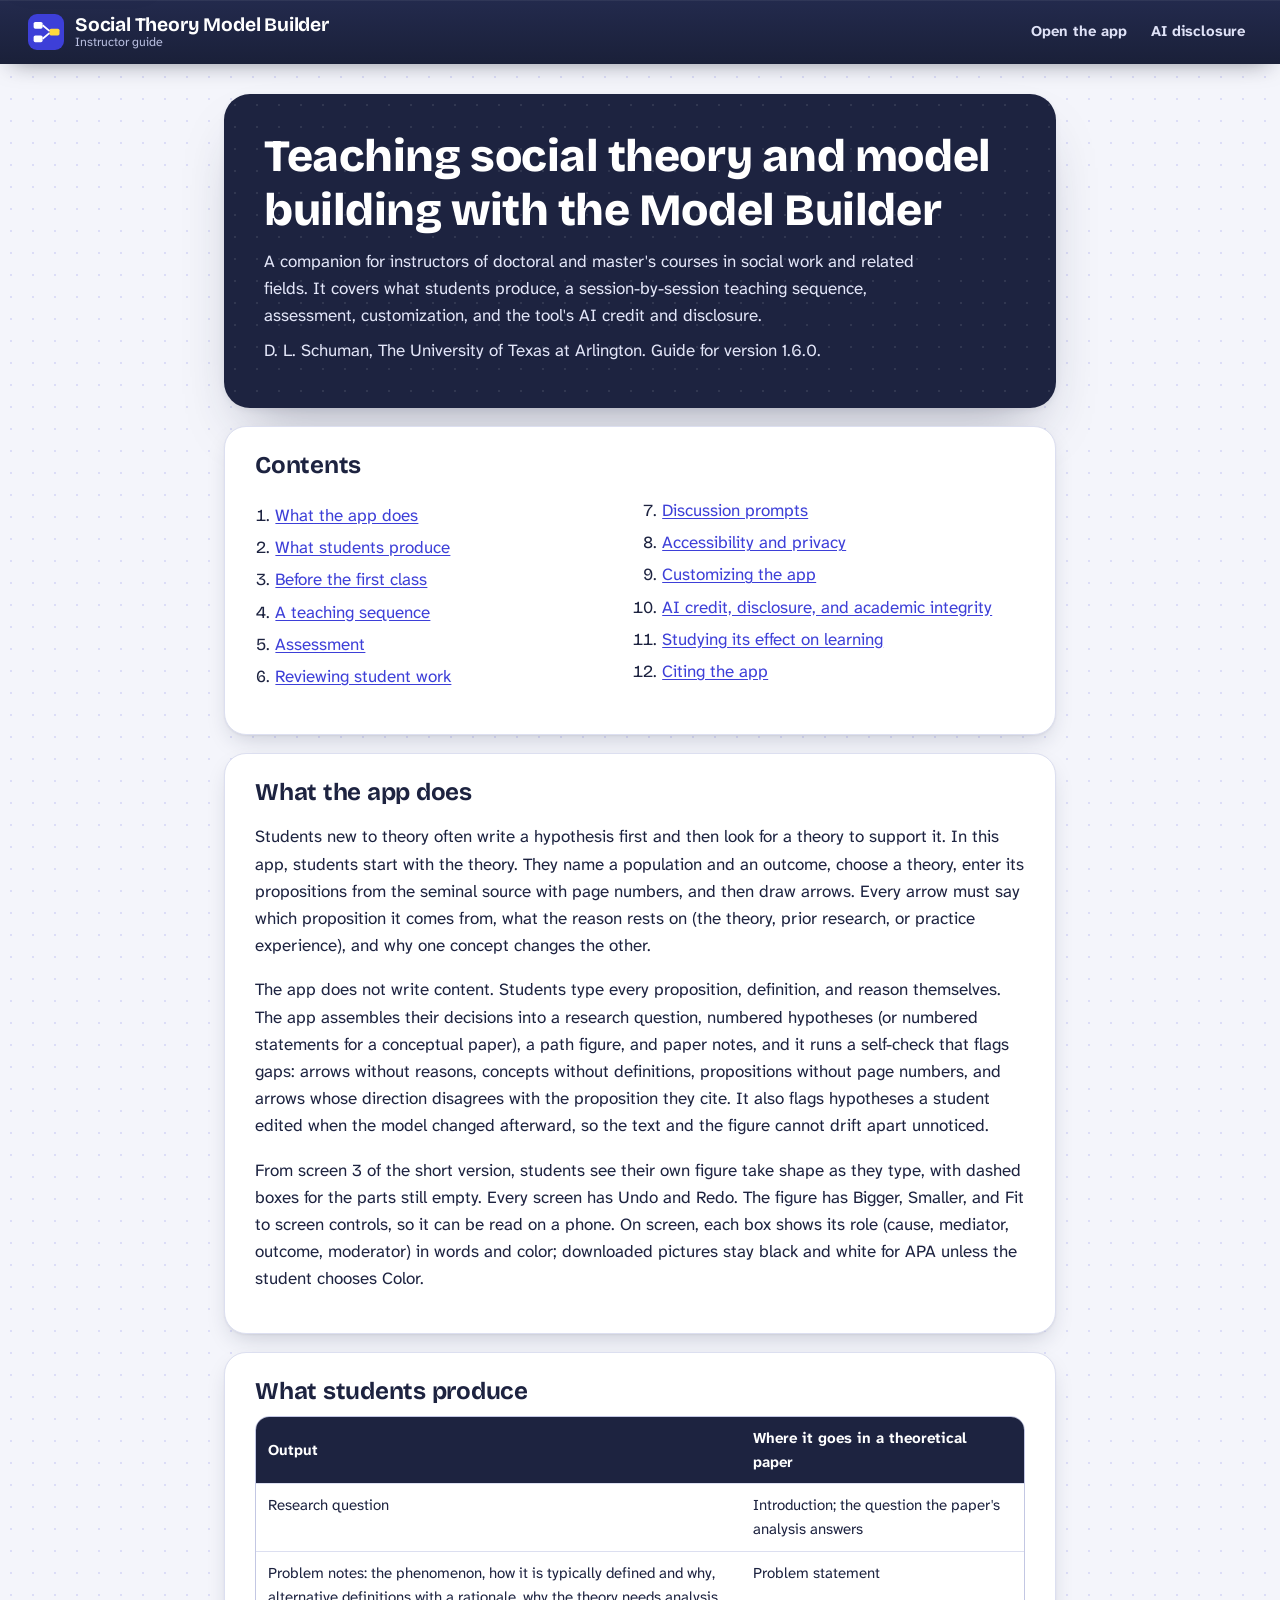
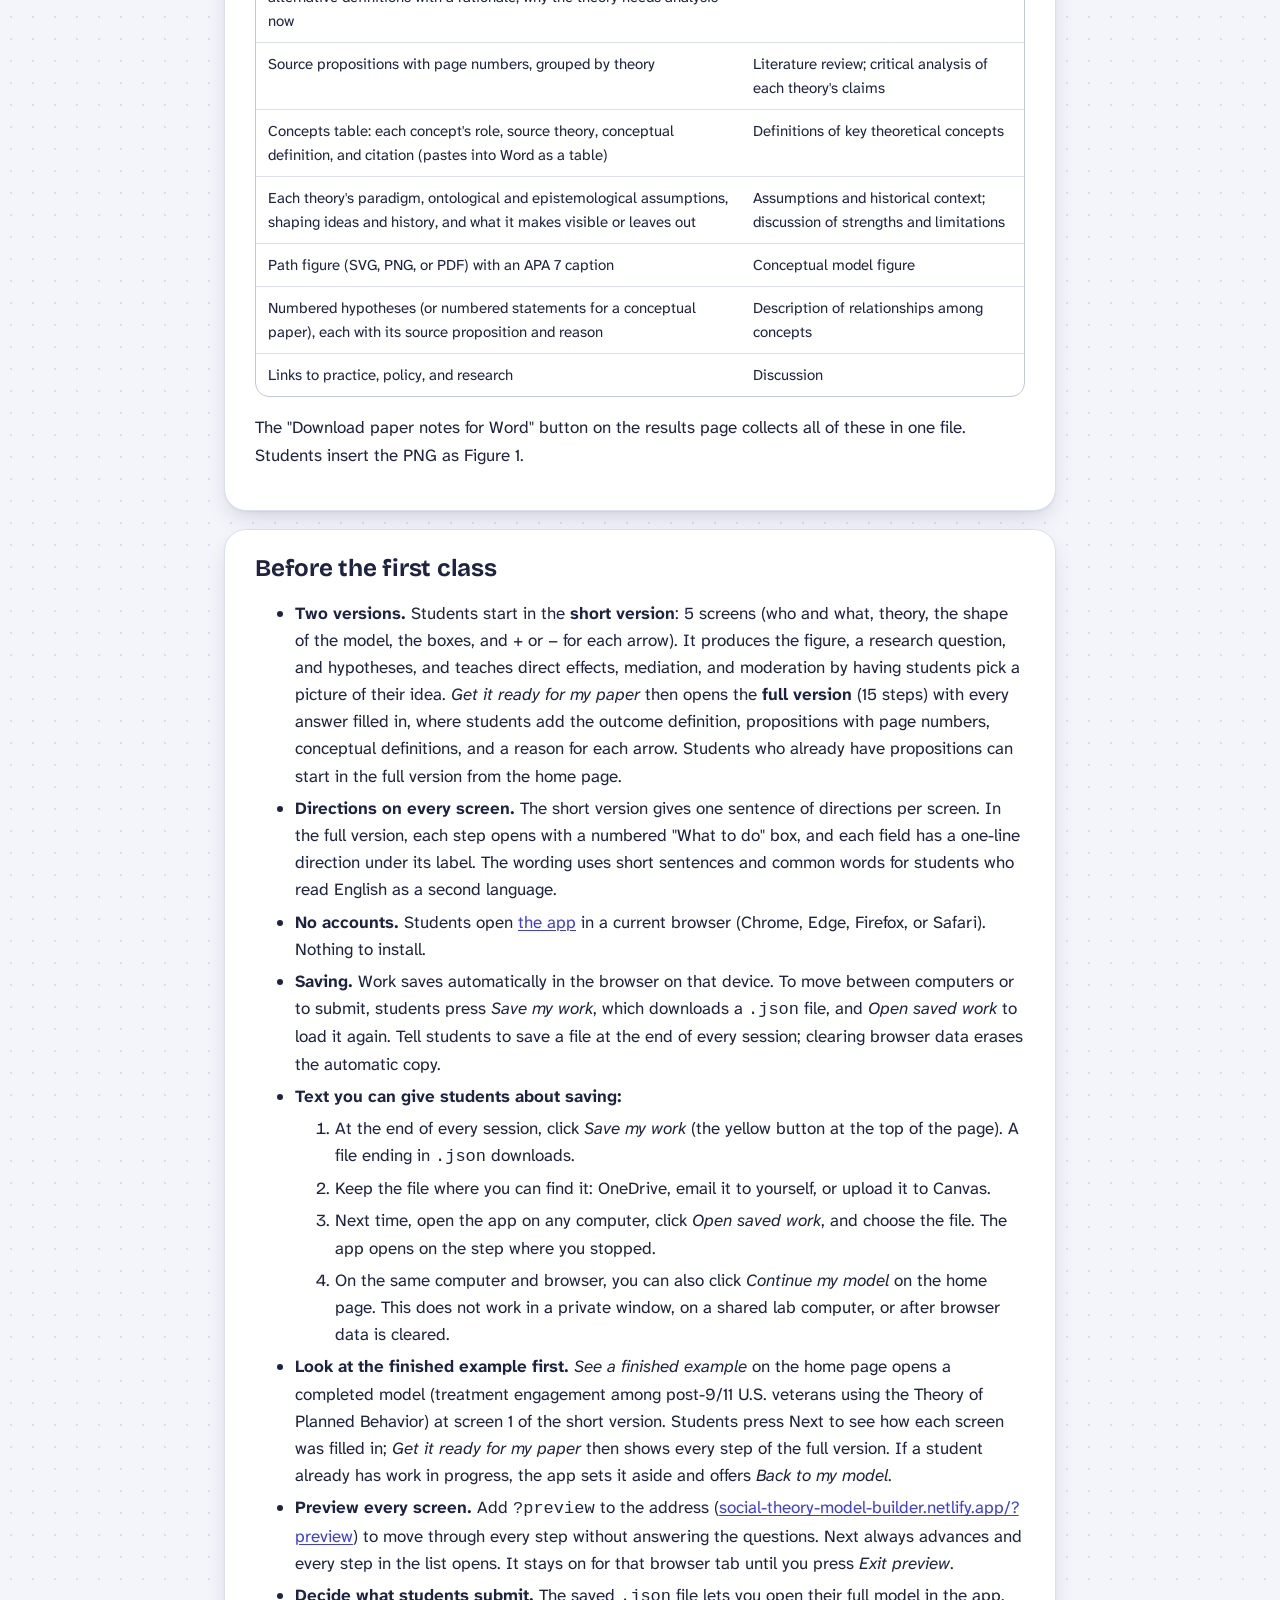
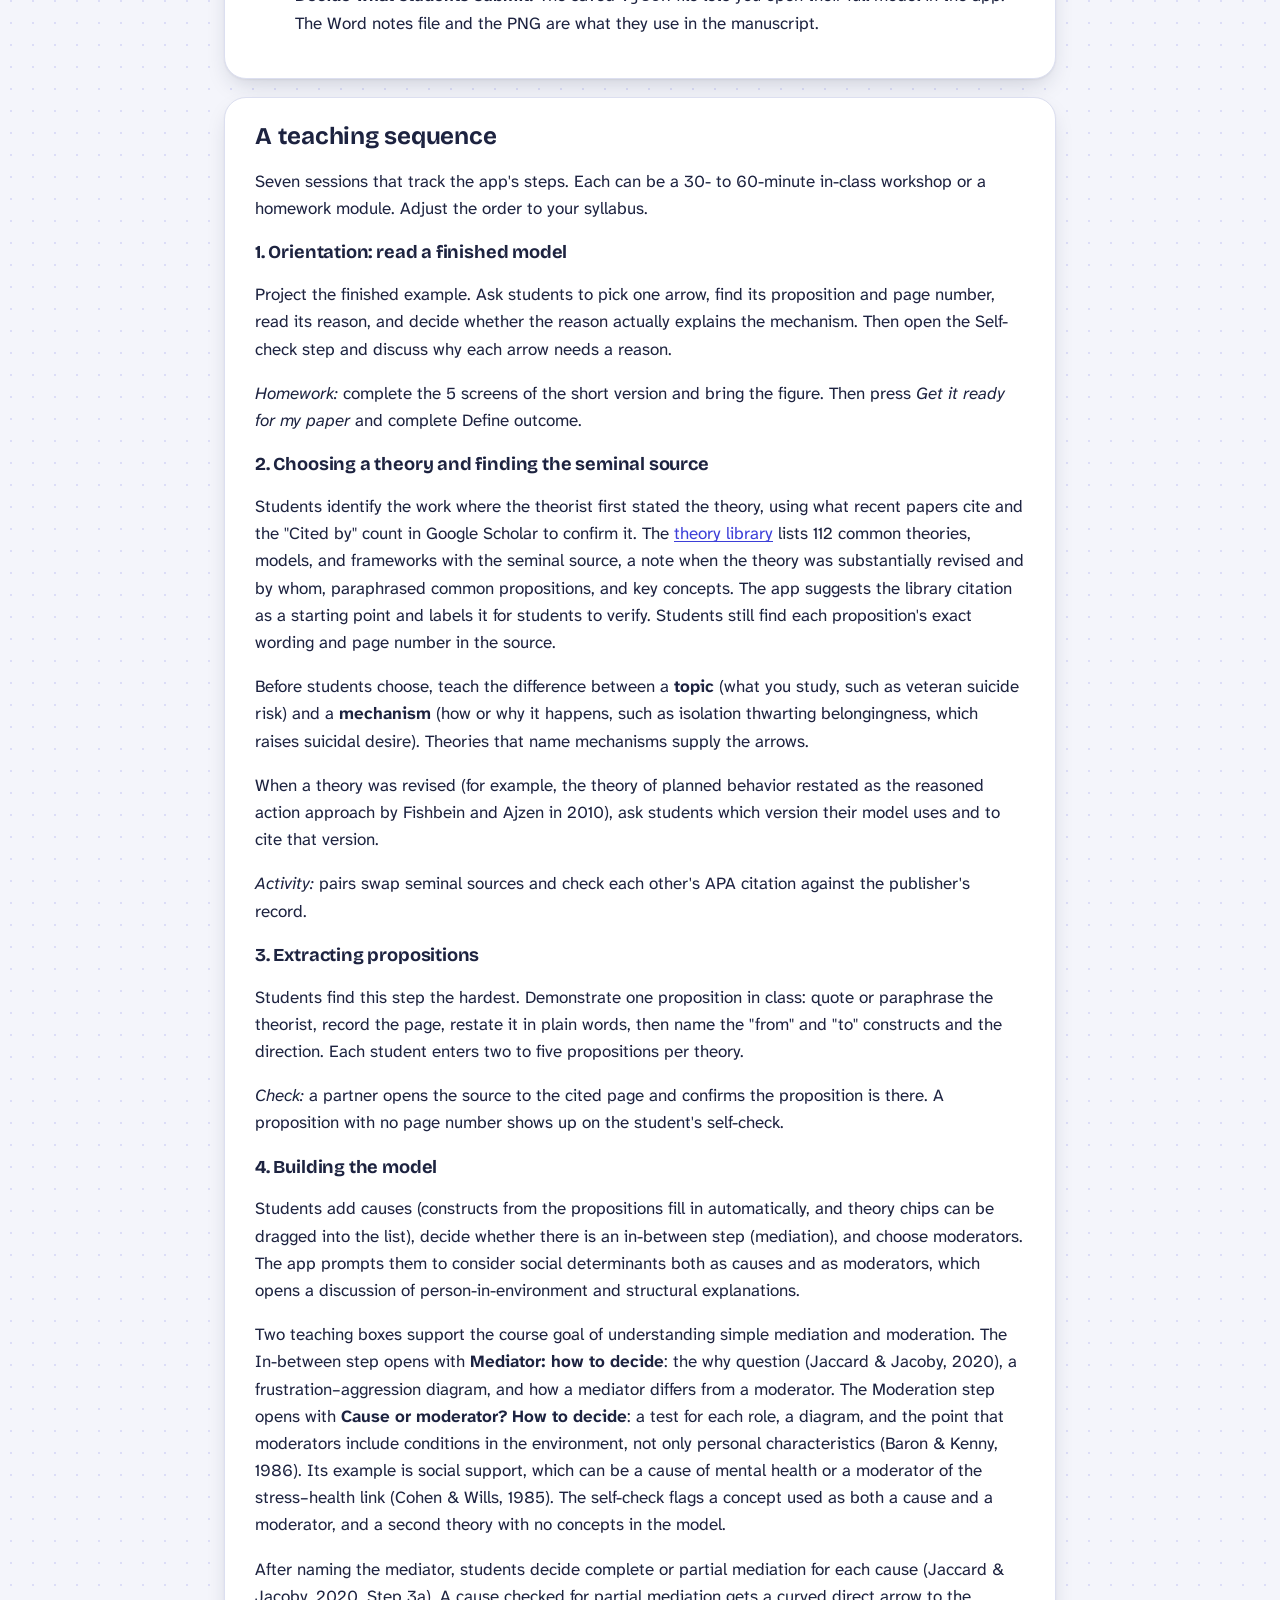
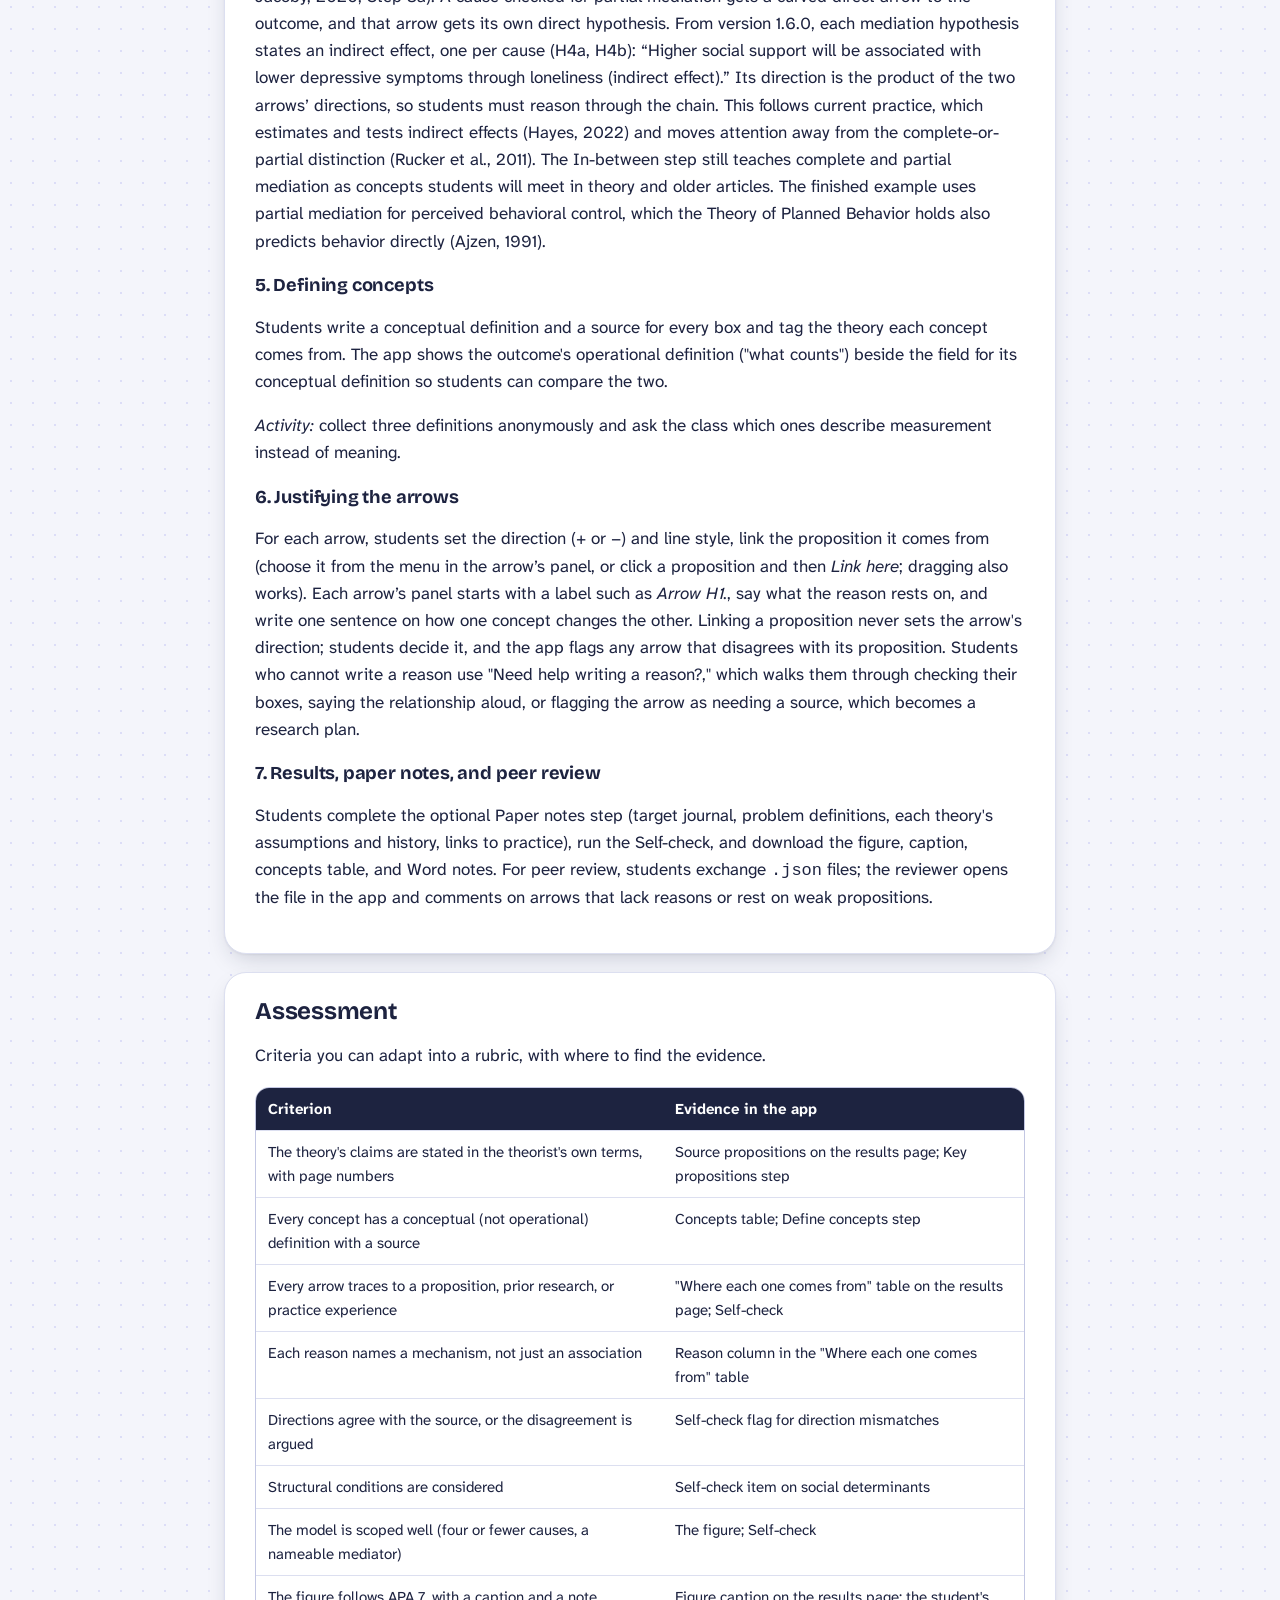
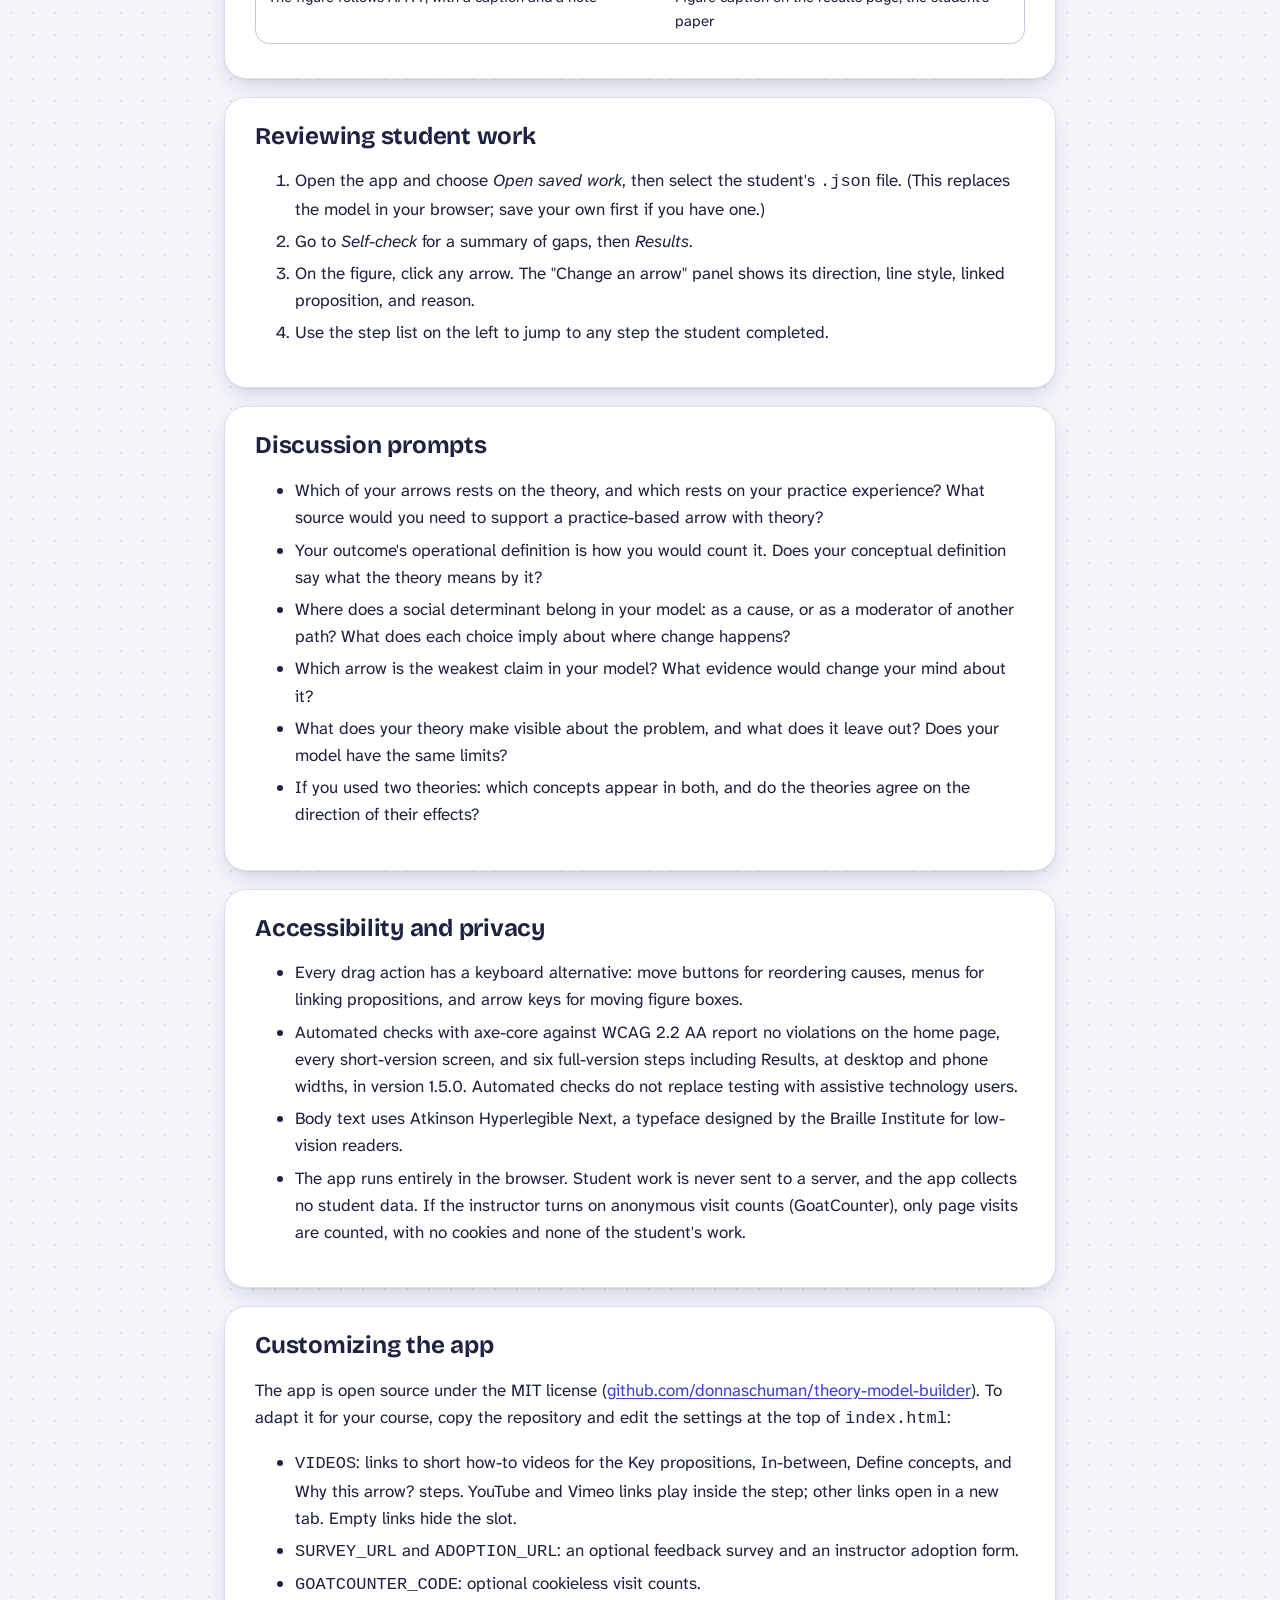
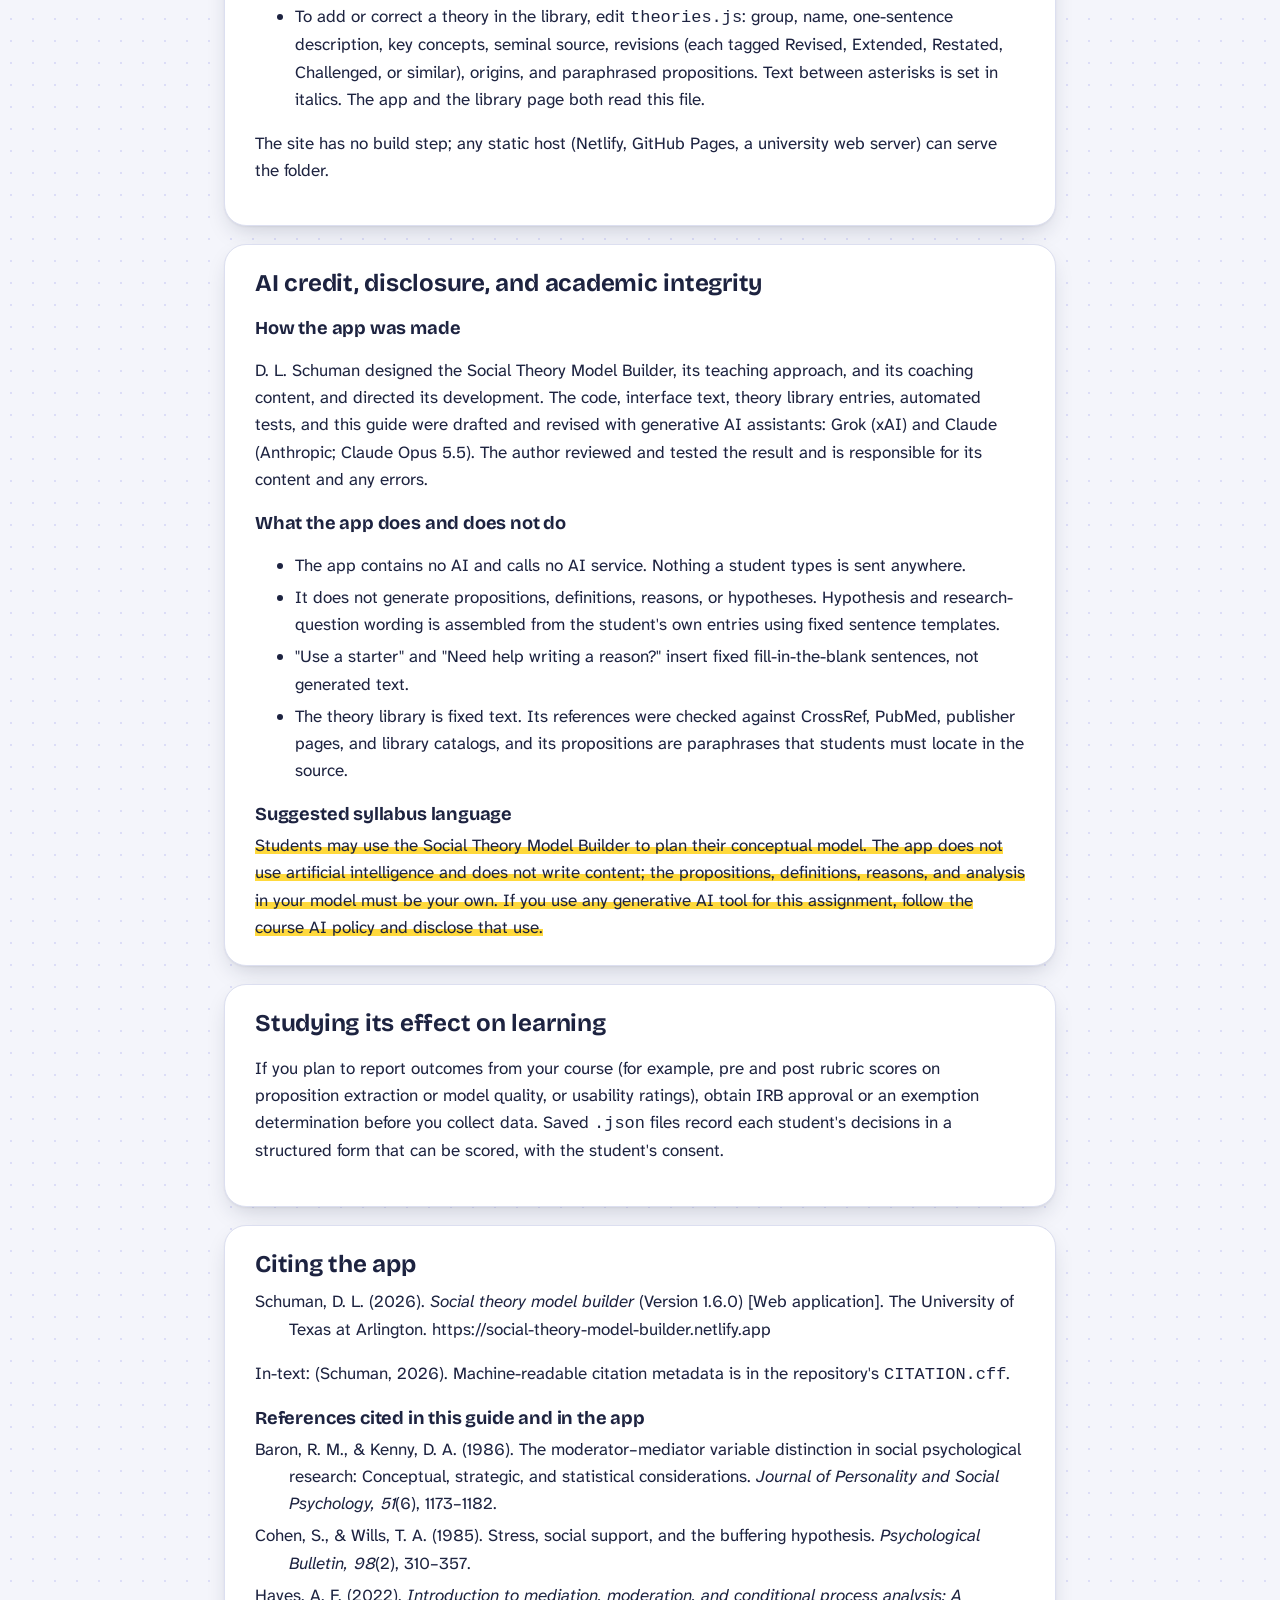
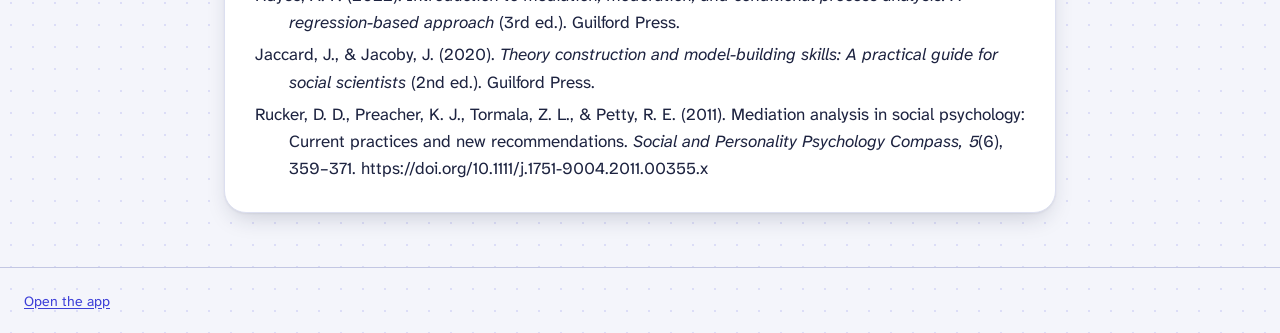
<file: guide.html>
<!DOCTYPE html>
<html lang="en">
<head>
<meta charset="utf-8">
<meta name="viewport" content="width=device-width,initial-scale=1">
<meta http-equiv="Content-Security-Policy" content="default-src 'none'; style-src 'self' 'unsafe-inline'; font-src 'self'; img-src data:;">
<meta name="description" content="Instructor guide for the Social Theory Model Builder: a teaching sequence, assessment, customization, and AI disclosure.">
<meta name="theme-color" content="#1d2340">
<title>Instructor Guide | Social Theory Model Builder</title>
<link rel="icon" href="data:image/svg+xml,%3Csvg xmlns='http://www.w3.org/2000/svg' viewBox='0 0 32 32'%3E%3Crect width='32' height='32' rx='8' fill='%231d2340'/%3E%3Crect x='5' y='7' width='8' height='6' rx='1.5' fill='%23fff'/%3E%3Crect x='5' y='19' width='8' height='6' rx='1.5' fill='%23fff'/%3E%3Crect x='19' y='13' width='9' height='6' rx='1.5' fill='%23ffd93d'/%3E%3Cpath d='M13 10l6 5M13 22l6-5' stroke='%23fff' stroke-width='1.6'/%3E%3C/svg%3E">
<link rel="stylesheet" href="styles.css">
</head>
<body>
<a class="skip" href="#main">Skip to content</a>
<header class="appbar">
  <div class="appbar-in">
    <a class="brand" href="index.html">
      <svg viewBox="0 0 32 32" aria-hidden="true"><rect width="32" height="32" rx="8" fill="#3d3fd8"/><rect x="5" y="7" width="8" height="6" rx="1.5" fill="#fff"/><rect x="5" y="19" width="8" height="6" rx="1.5" fill="#fff"/><rect x="19" y="13" width="9" height="6" rx="1.5" fill="#ffd93d"/><path d="M13 10l6 5M13 22l6-5" stroke="#fff" stroke-width="1.6"/></svg>
      <span><b>Social Theory Model Builder</b><small>Instructor guide</small></span>
    </a>
    <nav class="bar-actions barnav" aria-label="Guide"><a href="index.html">Open the app</a><a href="#ai">AI disclosure</a></nav>
  </div>
</header>

<main id="main" class="guide">
  <div class="ghero">
    <h1>Teaching social theory and model building with the Model Builder</h1>
    <p>A companion for instructors of doctoral and master's courses in social work and related fields. It covers what students produce, a session-by-session teaching sequence, assessment, customization, and the tool's AI credit and disclosure.</p>
    <p>D. L. Schuman, The University of Texas at Arlington. Guide for version 1.6.0.</p>
  </div>

  <section aria-labelledby="toc">
    <h2 id="toc">Contents</h2>
    <ol class="toc">
      <li><a href="#what">What the app does</a></li>
      <li><a href="#produce">What students produce</a></li>
      <li><a href="#start">Before the first class</a></li>
      <li><a href="#sequence">A teaching sequence</a></li>
      <li><a href="#assess">Assessment</a></li>
      <li><a href="#review">Reviewing student work</a></li>
      <li><a href="#prompts">Discussion prompts</a></li>
      <li><a href="#access">Accessibility and privacy</a></li>
      <li><a href="#custom">Customizing the app</a></li>
      <li><a href="#ai">AI credit, disclosure, and academic integrity</a></li>
      <li><a href="#study">Studying its effect on learning</a></li>
      <li><a href="#cite">Citing the app</a></li>
    </ol>
  </section>

  <section id="what" aria-labelledby="what-h">
    <h2 id="what-h">What the app does</h2>
    <p>Students new to theory often write a hypothesis first and then look for a theory to support it. In this app, students start with the theory. They name a population and an outcome, choose a theory, enter its propositions from the seminal source with page numbers, and then draw arrows. Every arrow must say which proposition it comes from, what the reason rests on (the theory, prior research, or practice experience), and why one concept changes the other.</p>
    <p>The app does not write content. Students type every proposition, definition, and reason themselves. The app assembles their decisions into a research question, numbered hypotheses (or numbered statements for a conceptual paper), a path figure, and paper notes, and it runs a self-check that flags gaps: arrows without reasons, concepts without definitions, propositions without page numbers, and arrows whose direction disagrees with the proposition they cite. It also flags hypotheses a student edited when the model changed afterward, so the text and the figure cannot drift apart unnoticed.</p>
    <p>From screen 3 of the short version, students see their own figure take shape as they type, with dashed boxes for the parts still empty. Every screen has Undo and Redo. The figure has Bigger, Smaller, and Fit to screen controls, so it can be read on a phone. On screen, each box shows its role (cause, mediator, outcome, moderator) in words and color; downloaded pictures stay black and white for APA unless the student chooses Color.</p>
  </section>

  <section id="produce" aria-labelledby="produce-h">
    <h2 id="produce-h">What students produce</h2>
    <table>
      <thead><tr><th>Output</th><th>Where it goes in a theoretical paper</th></tr></thead>
      <tbody>
        <tr><td>Research question</td><td>Introduction; the question the paper's analysis answers</td></tr>
        <tr><td>Problem notes: the phenomenon, how it is typically defined and why, alternative definitions with a rationale, why the theory needs analysis now</td><td>Problem statement</td></tr>
        <tr><td>Source propositions with page numbers, grouped by theory</td><td>Literature review; critical analysis of each theory's claims</td></tr>
        <tr><td>Concepts table: each concept's role, source theory, conceptual definition, and citation (pastes into Word as a table)</td><td>Definitions of key theoretical concepts</td></tr>
        <tr><td>Each theory's paradigm, ontological and epistemological assumptions, shaping ideas and history, and what it makes visible or leaves out</td><td>Assumptions and historical context; discussion of strengths and limitations</td></tr>
        <tr><td>Path figure (SVG, PNG, or PDF) with an APA 7 caption</td><td>Conceptual model figure</td></tr>
        <tr><td>Numbered hypotheses (or numbered statements for a conceptual paper), each with its source proposition and reason</td><td>Description of relationships among concepts</td></tr>
        <tr><td>Links to practice, policy, and research</td><td>Discussion</td></tr>
      </tbody>
    </table>
    <p>The "Download paper notes for Word" button on the results page collects all of these in one file. Students insert the PNG as Figure 1.</p>
  </section>

  <section id="start" aria-labelledby="start-h">
    <h2 id="start-h">Before the first class</h2>
    <ul>
      <li><strong>Two versions.</strong> Students start in the <strong>short version</strong>: 5 screens (who and what, theory, the shape of the model, the boxes, and + or &minus; for each arrow). It produces the figure, a research question, and hypotheses, and teaches direct effects, mediation, and moderation by having students pick a picture of their idea. <em>Get it ready for my paper</em> then opens the <strong>full version</strong> (15 steps) with every answer filled in, where students add the outcome definition, propositions with page numbers, conceptual definitions, and a reason for each arrow. Students who already have propositions can start in the full version from the home page.</li>
      <li><strong>Directions on every screen.</strong> The short version gives one sentence of directions per screen. In the full version, each step opens with a numbered "What to do" box, and each field has a one-line direction under its label. The wording uses short sentences and common words for students who read English as a second language.</li>
      <li><strong>No accounts.</strong> Students open <a href="index.html">the app</a> in a current browser (Chrome, Edge, Firefox, or Safari). Nothing to install.</li>
      <li><strong>Saving.</strong> Work saves automatically in the browser on that device. To move between computers or to submit, students press <em>Save my work</em>, which downloads a <code>.json</code> file, and <em>Open saved work</em> to load it again. Tell students to save a file at the end of every session; clearing browser data erases the automatic copy.</li>
      <li><strong>Text you can give students about saving:</strong>
        <ol>
          <li>At the end of every session, click <em>Save my work</em> (the yellow button at the top of the page). A file ending in <code>.json</code> downloads.</li>
          <li>Keep the file where you can find it: OneDrive, email it to yourself, or upload it to Canvas.</li>
          <li>Next time, open the app on any computer, click <em>Open saved work</em>, and choose the file. The app opens on the step where you stopped.</li>
          <li>On the same computer and browser, you can also click <em>Continue my model</em> on the home page. This does not work in a private window, on a shared lab computer, or after browser data is cleared.</li>
        </ol></li>
      <li><strong>Look at the finished example first.</strong> <em>See a finished example</em> on the home page opens a completed model (treatment engagement among post-9/11 U.S. veterans using the Theory of Planned Behavior) at screen 1 of the short version. Students press Next to see how each screen was filled in; <em>Get it ready for my paper</em> then shows every step of the full version. If a student already has work in progress, the app sets it aside and offers <em>Back to my model</em>.</li>
      <li><strong>Preview every screen.</strong> Add <code>?preview</code> to the address (<a href="index.html?preview">social-theory-model-builder.netlify.app/?preview</a>) to move through every step without answering the questions. Next always advances and every step in the list opens. It stays on for that browser tab until you press <em>Exit preview</em>.</li>
      <li><strong>Decide what students submit.</strong> The saved <code>.json</code> file lets you open their full model in the app. The Word notes file and the PNG are what they use in the manuscript.</li>
    </ul>
  </section>

  <section id="sequence" aria-labelledby="seq-h">
    <h2 id="seq-h">A teaching sequence</h2>
    <p>Seven sessions that track the app's steps. Each can be a 30- to 60-minute in-class workshop or a homework module. Adjust the order to your syllabus.</p>
    <h3>1. Orientation: read a finished model</h3>
    <p>Project the finished example. Ask students to pick one arrow, find its proposition and page number, read its reason, and decide whether the reason actually explains the mechanism. Then open the Self-check step and discuss why each arrow needs a reason.</p>
    <p><em>Homework:</em> complete the 5 screens of the short version and bring the figure. Then press <em>Get it ready for my paper</em> and complete Define outcome.</p>
    <h3>2. Choosing a theory and finding the seminal source</h3>
    <p>Students identify the work where the theorist first stated the theory, using what recent papers cite and the "Cited by" count in Google Scholar to confirm it. The <a href="library.html">theory library</a> lists 112 common theories, models, and frameworks with the seminal source, a note when the theory was substantially revised and by whom, paraphrased common propositions, and key concepts. The app suggests the library citation as a starting point and labels it for students to verify. Students still find each proposition's exact wording and page number in the source.</p>
    <p>Before students choose, teach the difference between a <strong>topic</strong> (what you study, such as veteran suicide risk) and a <strong>mechanism</strong> (how or why it happens, such as isolation thwarting belongingness, which raises suicidal desire). Theories that name mechanisms supply the arrows.</p>
    <p>When a theory was revised (for example, the theory of planned behavior restated as the reasoned action approach by Fishbein and Ajzen in 2010), ask students which version their model uses and to cite that version.</p>
    <p><em>Activity:</em> pairs swap seminal sources and check each other's APA citation against the publisher's record.</p>
    <h3>3. Extracting propositions</h3>
    <p>Students find this step the hardest. Demonstrate one proposition in class: quote or paraphrase the theorist, record the page, restate it in plain words, then name the "from" and "to" constructs and the direction. Each student enters two to five propositions per theory.</p>
    <p><em>Check:</em> a partner opens the source to the cited page and confirms the proposition is there. A proposition with no page number shows up on the student's self-check.</p>
    <h3>4. Building the model</h3>
    <p>Students add causes (constructs from the propositions fill in automatically, and theory chips can be dragged into the list), decide whether there is an in-between step (mediation), and choose moderators. The app prompts them to consider social determinants both as causes and as moderators, which opens a discussion of person-in-environment and structural explanations.</p>
    <p>Two teaching boxes support the course goal of understanding simple mediation and moderation. The In-between step opens with <strong>Mediator: how to decide</strong>: the why question (Jaccard &amp; Jacoby, 2020), a frustration&ndash;aggression diagram, and how a mediator differs from a moderator. The Moderation step opens with <strong>Cause or moderator? How to decide</strong>: a test for each role, a diagram, and the point that moderators include conditions in the environment, not only personal characteristics (Baron &amp; Kenny, 1986). Its example is social support, which can be a cause of mental health or a moderator of the stress&ndash;health link (Cohen &amp; Wills, 1985). The self-check flags a concept used as both a cause and a moderator, and a second theory with no concepts in the model.</p>
    <p>After naming the mediator, students decide complete or partial mediation for each cause (Jaccard &amp; Jacoby, 2020, Step 3a). A cause checked for partial mediation gets a curved direct arrow to the outcome, and that arrow gets its own direct hypothesis. From version 1.6.0, each mediation hypothesis states an indirect effect, one per cause (H4a, H4b): &ldquo;Higher social support will be associated with lower depressive symptoms through loneliness (indirect effect).&rdquo; Its direction is the product of the two arrows&rsquo; directions, so students must reason through the chain. This follows current practice, which estimates and tests indirect effects (Hayes, 2022) and moves attention away from the complete-or-partial distinction (Rucker et al., 2011). The In-between step still teaches complete and partial mediation as concepts students will meet in theory and older articles. The finished example uses partial mediation for perceived behavioral control, which the Theory of Planned Behavior holds also predicts behavior directly (Ajzen, 1991).</p>
    <h3>5. Defining concepts</h3>
    <p>Students write a conceptual definition and a source for every box and tag the theory each concept comes from. The app shows the outcome's operational definition ("what counts") beside the field for its conceptual definition so students can compare the two.</p>
    <p><em>Activity:</em> collect three definitions anonymously and ask the class which ones describe measurement instead of meaning.</p>
    <h3>6. Justifying the arrows</h3>
    <p>For each arrow, students set the direction (+ or −) and line style, link the proposition it comes from (choose it from the menu in the arrow’s panel, or click a proposition and then <em>Link here</em>; dragging also works). Each arrow’s panel starts with a label such as <em>Arrow H1</em>., say what the reason rests on, and write one sentence on how one concept changes the other. Linking a proposition never sets the arrow's direction; students decide it, and the app flags any arrow that disagrees with its proposition. Students who cannot write a reason use "Need help writing a reason?," which walks them through checking their boxes, saying the relationship aloud, or flagging the arrow as needing a source, which becomes a research plan.</p>
    <h3>7. Results, paper notes, and peer review</h3>
    <p>Students complete the optional Paper notes step (target journal, problem definitions, each theory's assumptions and history, links to practice), run the Self-check, and download the figure, caption, concepts table, and Word notes. For peer review, students exchange <code>.json</code> files; the reviewer opens the file in the app and comments on arrows that lack reasons or rest on weak propositions.</p>
  </section>


  <section id="assess" aria-labelledby="assess-h">
    <h2 id="assess-h">Assessment</h2>
    <p>Criteria you can adapt into a rubric, with where to find the evidence.</p>
    <table>
      <thead><tr><th>Criterion</th><th>Evidence in the app</th></tr></thead>
      <tbody>
        <tr><td>The theory's claims are stated in the theorist's own terms, with page numbers</td><td>Source propositions on the results page; Key propositions step</td></tr>
        <tr><td>Every concept has a conceptual (not operational) definition with a source</td><td>Concepts table; Define concepts step</td></tr>
        <tr><td>Every arrow traces to a proposition, prior research, or practice experience</td><td>"Where each one comes from" table on the results page; Self-check</td></tr>
        <tr><td>Each reason names a mechanism, not just an association</td><td>Reason column in the "Where each one comes from" table</td></tr>
        <tr><td>Directions agree with the source, or the disagreement is argued</td><td>Self-check flag for direction mismatches</td></tr>
        <tr><td>Structural conditions are considered</td><td>Self-check item on social determinants</td></tr>
        <tr><td>The model is scoped well (four or fewer causes, a nameable mediator)</td><td>The figure; Self-check</td></tr>
        <tr><td>The figure follows APA 7, with a caption and a note</td><td>Figure caption on the results page; the student's paper</td></tr>
      </tbody>
    </table>
  </section>

  <section id="review" aria-labelledby="review-h">
    <h2 id="review-h">Reviewing student work</h2>
    <ol>
      <li>Open the app and choose <em>Open saved work</em>, then select the student's <code>.json</code> file. (This replaces the model in your browser; save your own first if you have one.)</li>
      <li>Go to <em>Self-check</em> for a summary of gaps, then <em>Results</em>.</li>
      <li>On the figure, click any arrow. The "Change an arrow" panel shows its direction, line style, linked proposition, and reason.</li>
      <li>Use the step list on the left to jump to any step the student completed.</li>
    </ol>
  </section>

  <section id="prompts" aria-labelledby="prompts-h">
    <h2 id="prompts-h">Discussion prompts</h2>
    <ul>
      <li>Which of your arrows rests on the theory, and which rests on your practice experience? What source would you need to support a practice-based arrow with theory?</li>
      <li>Your outcome's operational definition is how you would count it. Does your conceptual definition say what the theory means by it?</li>
      <li>Where does a social determinant belong in your model: as a cause, or as a moderator of another path? What does each choice imply about where change happens?</li>
      <li>Which arrow is the weakest claim in your model? What evidence would change your mind about it?</li>
      <li>What does your theory make visible about the problem, and what does it leave out? Does your model have the same limits?</li>
      <li>If you used two theories: which concepts appear in both, and do the theories agree on the direction of their effects?</li>
    </ul>
  </section>

  <section id="access" aria-labelledby="access-h">
    <h2 id="access-h">Accessibility and privacy</h2>
    <ul>
      <li>Every drag action has a keyboard alternative: move buttons for reordering causes, menus for linking propositions, and arrow keys for moving figure boxes.</li>
      <li>Automated checks with axe-core against WCAG 2.2 AA report no violations on the home page, every short-version screen, and six full-version steps including Results, at desktop and phone widths, in version 1.5.0. Automated checks do not replace testing with assistive technology users.</li>
      <li>Body text uses Atkinson Hyperlegible Next, a typeface designed by the Braille Institute for low-vision readers.</li>
      <li>The app runs entirely in the browser. Student work is never sent to a server, and the app collects no student data. If the instructor turns on anonymous visit counts (GoatCounter), only page visits are counted, with no cookies and none of the student's work.</li>
    </ul>
  </section>

  <section id="custom" aria-labelledby="custom-h">
    <h2 id="custom-h">Customizing the app</h2>
    <p>The app is open source under the MIT license (<a href="https://github.com/donnaschuman/theory-model-builder">github.com/donnaschuman/theory-model-builder</a>). To adapt it for your course, copy the repository and edit the settings at the top of <code>index.html</code>:</p>
    <ul>
      <li><code>VIDEOS</code>: links to short how-to videos for the Key propositions, In-between, Define concepts, and Why this arrow? steps. YouTube and Vimeo links play inside the step; other links open in a new tab. Empty links hide the slot.</li>
      <li><code>SURVEY_URL</code> and <code>ADOPTION_URL</code>: an optional feedback survey and an instructor adoption form.</li>
      <li><code>GOATCOUNTER_CODE</code>: optional cookieless visit counts.</li>
      <li>To add or correct a theory in the library, edit <code>theories.js</code>: group, name, one-sentence description, key concepts, seminal source, revisions (each tagged Revised, Extended, Restated, Challenged, or similar), origins, and paraphrased propositions. Text between asterisks is set in italics. The app and the library page both read this file.</li>
    </ul>
    <p>The site has no build step; any static host (Netlify, GitHub Pages, a university web server) can serve the folder.</p>
  </section>

  <section id="ai" aria-labelledby="ai-h">
    <h2 id="ai-h">AI credit, disclosure, and academic integrity</h2>
    <h3>How the app was made</h3>
    <p>D. L. Schuman designed the Social Theory Model Builder, its teaching approach, and its coaching content, and directed its development. The code, interface text, theory library entries, automated tests, and this guide were drafted and revised with generative AI assistants: Grok (xAI) and Claude (Anthropic; Claude Opus 5.5). The author reviewed and tested the result and is responsible for its content and any errors.</p>
    <h3>What the app does and does not do</h3>
    <ul>
      <li>The app contains no AI and calls no AI service. Nothing a student types is sent anywhere.</li>
      <li>It does not generate propositions, definitions, reasons, or hypotheses. Hypothesis and research-question wording is assembled from the student's own entries using fixed sentence templates.</li>
      <li>"Use a starter" and "Need help writing a reason?" insert fixed fill-in-the-blank sentences, not generated text.</li>
      <li>The theory library is fixed text. Its references were checked against CrossRef, PubMed, publisher pages, and library catalogs, and its propositions are paraphrases that students must locate in the source.</li>
    </ul>
    <h3>Suggested syllabus language</h3>
    <p class="hl" style="display:inline">Students may use the Social Theory Model Builder to plan their conceptual model. The app does not use artificial intelligence and does not write content; the propositions, definitions, reasons, and analysis in your model must be your own. If you use any generative AI tool for this assignment, follow the course AI policy and disclose that use.</p>
  </section>

  <section id="study" aria-labelledby="study-h">
    <h2 id="study-h">Studying its effect on learning</h2>
    <p>If you plan to report outcomes from your course (for example, pre and post rubric scores on proposition extraction or model quality, or usability ratings), obtain IRB approval or an exemption determination before you collect data. Saved <code>.json</code> files record each student's decisions in a structured form that can be scored, with the student's consent.</p>
  </section>

  <section id="cite" aria-labelledby="cite-h">
    <h2 id="cite-h">Citing the app</h2>
    <p class="citeref">Schuman, D. L. (2026). <i>Social theory model builder</i> (Version 1.6.0) [Web application]. The University of Texas at Arlington. https://social-theory-model-builder.netlify.app</p>
    <p>In-text: (Schuman, 2026). Machine-readable citation metadata is in the repository's <code>CITATION.cff</code>.</p>
    <h3>References cited in this guide and in the app</h3>
    <p class="citeref">Baron, R. M., &amp; Kenny, D. A. (1986). The moderator&ndash;mediator variable distinction in social psychological research: Conceptual, strategic, and statistical considerations. <i>Journal of Personality and Social Psychology, 51</i>(6), 1173&ndash;1182.</p>
    <p class="citeref">Cohen, S., &amp; Wills, T. A. (1985). Stress, social support, and the buffering hypothesis. <i>Psychological Bulletin, 98</i>(2), 310&ndash;357.</p>
    <p class="citeref">Hayes, A. F. (2022). <i>Introduction to mediation, moderation, and conditional process analysis: A regression-based approach</i> (3rd ed.). Guilford Press.</p>
    <p class="citeref">Jaccard, J., &amp; Jacoby, J. (2020). <i>Theory construction and model-building skills: A practical guide for social scientists</i> (2nd ed.). Guilford Press.</p>
    <p class="citeref">Rucker, D. D., Preacher, K. J., Tormala, Z. L., &amp; Petty, R. E. (2011). Mediation analysis in social psychology: Current practices and new recommendations. <i>Social and Personality Psychology Compass, 5</i>(6), 359&ndash;371. https://doi.org/10.1111/j.1751-9004.2011.00355.x</p>
  </section>
</main>
<footer>
  <p><a href="index.html">Open the app</a></p>
</footer>
</body>
</html>
</file>
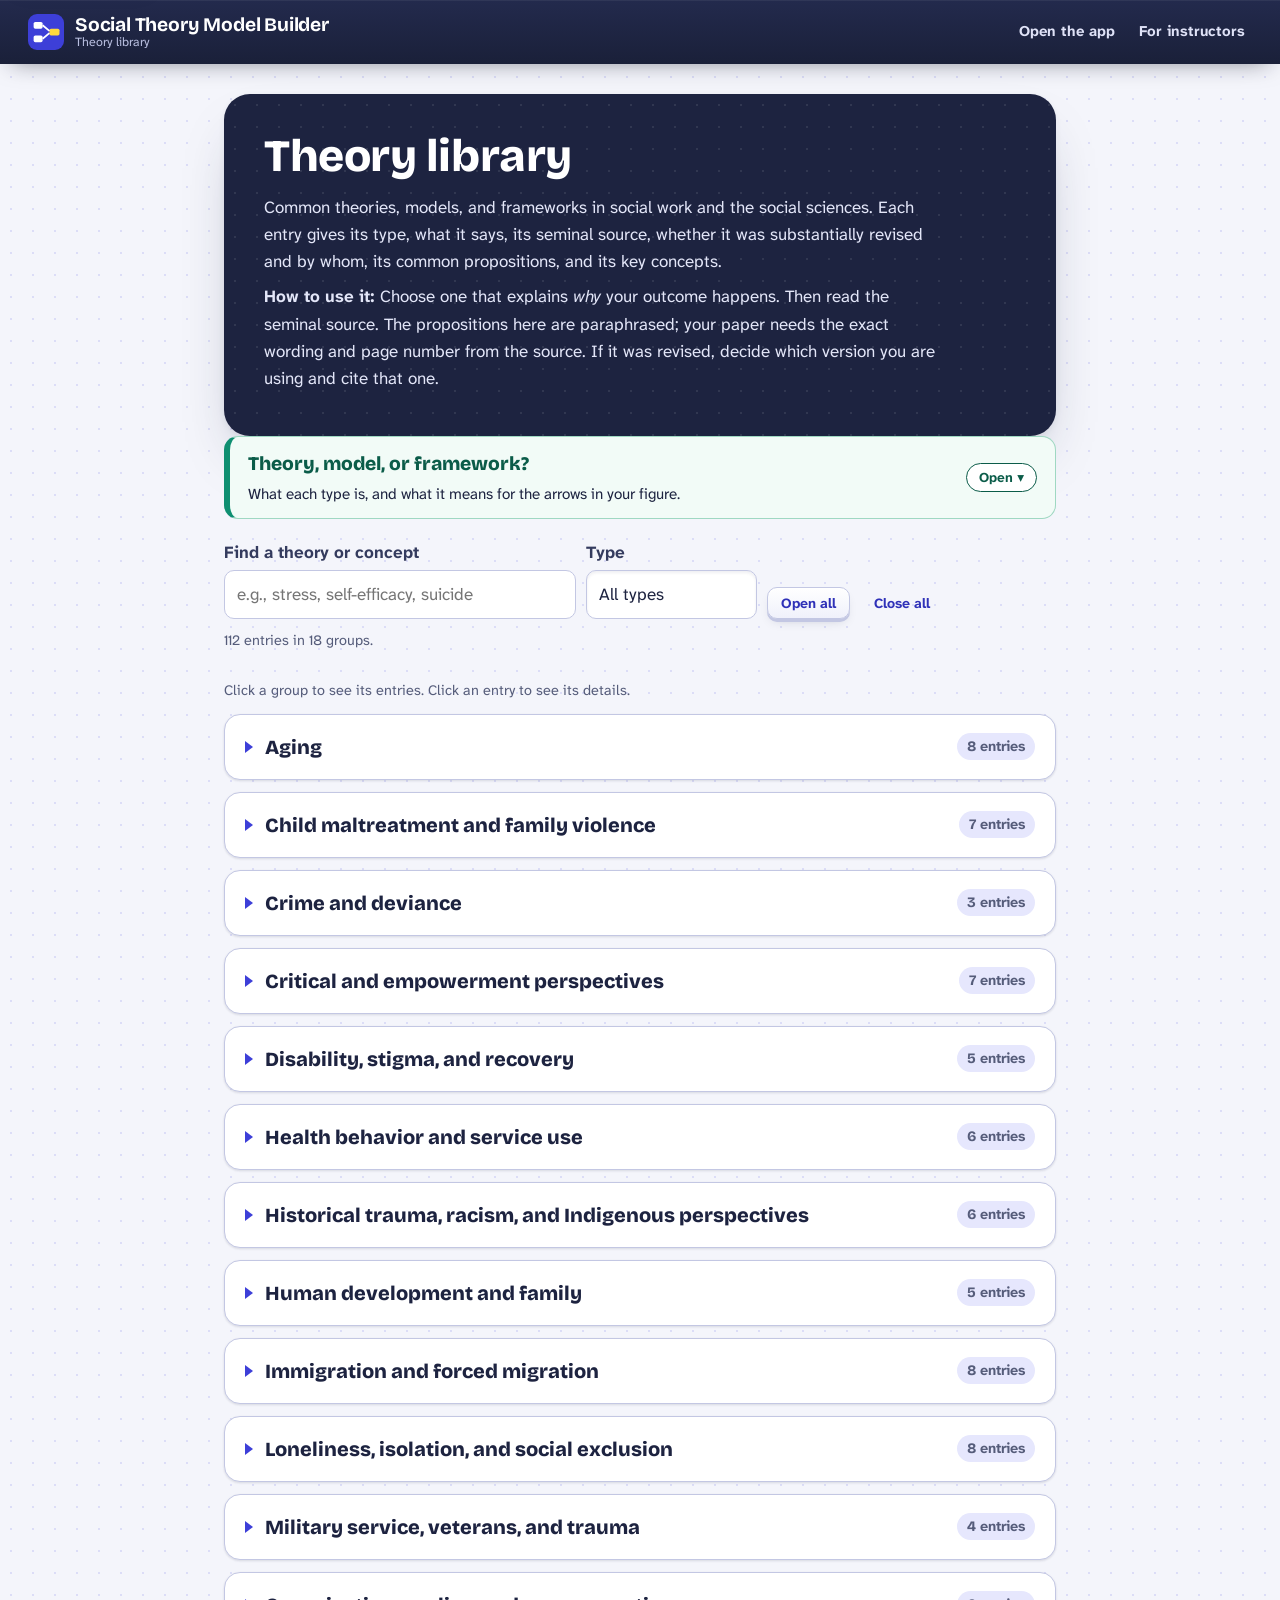
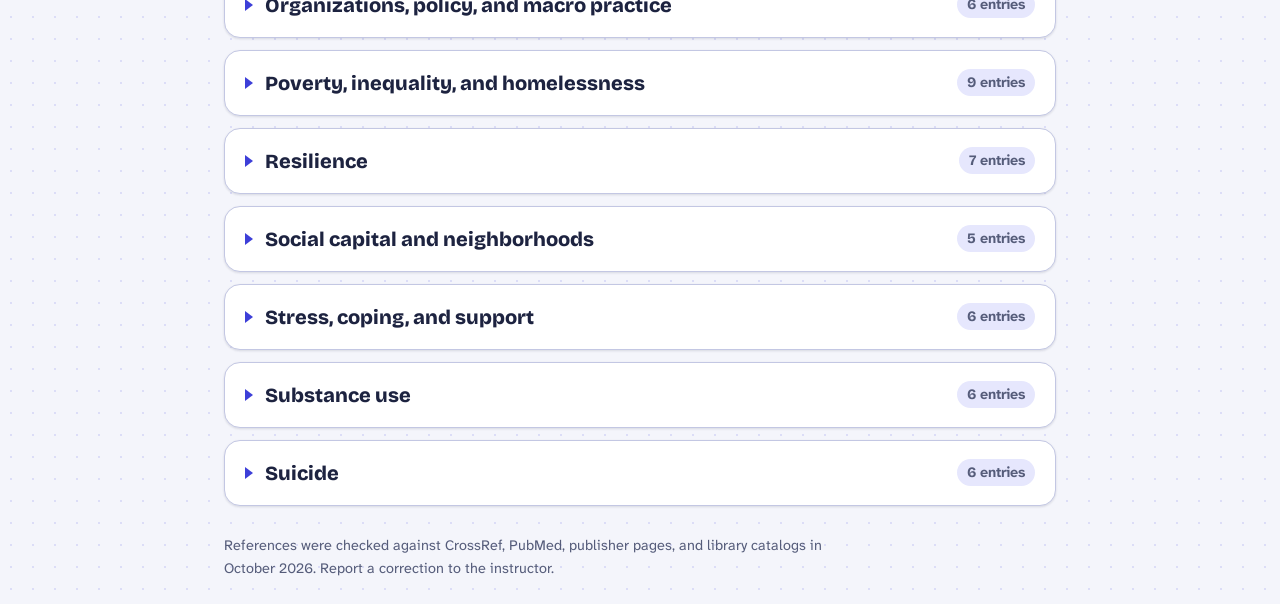
<file: library.html>
<!DOCTYPE html>
<html lang="en">
<head>
<meta charset="utf-8">
<meta name="viewport" content="width=device-width,initial-scale=1">
<meta http-equiv="Content-Security-Policy" content="default-src 'none'; style-src 'self' 'unsafe-inline'; font-src 'self'; img-src data:; script-src 'self' 'unsafe-inline';">
<meta name="description" content="Theories, models, and frameworks for the Social Theory Model Builder: seminal sources, revisions, and common propositions.">
<meta name="theme-color" content="#1d2340">
<title>Theory Library | Social Theory Model Builder</title>
<link rel="icon" href="data:image/svg+xml,%3Csvg xmlns='http://www.w3.org/2000/svg' viewBox='0 0 32 32'%3E%3Crect width='32' height='32' rx='8' fill='%231d2340'/%3E%3Crect x='5' y='7' width='8' height='6' rx='1.5' fill='%23fff'/%3E%3Crect x='5' y='19' width='8' height='6' rx='1.5' fill='%23fff'/%3E%3Crect x='19' y='13' width='9' height='6' rx='1.5' fill='%23ffd93d'/%3E%3Cpath d='M13 10l6 5M13 22l6-5' stroke='%23fff' stroke-width='1.6'/%3E%3C/svg%3E">
<link rel="stylesheet" href="styles.css">
</head>
<body>
<a class="skip" href="#main">Skip to content</a>
<header class="appbar">
  <div class="appbar-in">
    <a class="brand" href="index.html">
      <svg viewBox="0 0 32 32" aria-hidden="true"><rect width="32" height="32" rx="8" fill="#3d3fd8"/><rect x="5" y="7" width="8" height="6" rx="1.5" fill="#fff"/><rect x="5" y="19" width="8" height="6" rx="1.5" fill="#fff"/><rect x="19" y="13" width="9" height="6" rx="1.5" fill="#ffd93d"/><path d="M13 10l6 5M13 22l6-5" stroke="#fff" stroke-width="1.6"/></svg>
      <span><b>Social Theory Model Builder</b><small>Theory library</small></span>
    </a>
    <nav class="bar-actions barnav" aria-label="Library"><a href="index.html">Open the app</a><a href="guide.html">For instructors</a></nav>
  </div>
</header>

<main id="main" class="guide">
  <div class="ghero">
    <h1>Theory library</h1>
    <p>Common theories, models, and frameworks in social work and the social sciences. Each entry gives its type, what it says, its seminal source, whether it was substantially revised and by whom, its common propositions, and its key concepts.</p>
    <p><strong>How to use it:</strong> Choose one that explains <em>why</em> your outcome happens. Then read the seminal source. The propositions here are paraphrased; your paper needs the exact wording and page number from the source. If it was revised, decide which version you are using and cite that one.</p>
  </div>
  <details class="concept teach typebox" id="typebox">
    <summary><span class="tb-t" id="types-h">Theory, model, or framework?</span><span class="tb-g">What each type is, and what it means for the arrows in your figure.</span><span class="tb-o" aria-hidden="true"></span></summary>
    <div class="tb-b">
    <p>Authors use these words differently. In general (Nilsen, 2015):</p>
    <dl id="typelist"></dl>
    <p class="small">The first three definitions are from Nilsen, P. (2015). Making sense of implementation theories, models and frameworks. <em>Implementation Science, 10</em>, Article 53. https://doi.org/10.1186/s13012-015-0242-0. Each entry's type follows what its authors call it.</p>
    </div>
  </details>
  <div class="libfilter" role="search">
    <div><label for="libq">Find a theory or concept</label><input type="search" id="libq" placeholder="e.g., stress, self-efficacy, suicide"></div>
    <div><label for="libtype">Type</label><select id="libtype"><option value="">All types</option></select></div>
    <div class="btnrow" style="margin:0"><button type="button" class="btn sec sm" id="openAll">Open all</button><button type="button" class="btn ghost sm" id="closeAll">Close all</button></div>
    <p class="small" id="libcount" role="status" aria-live="polite" style="margin:0 0 8px"></p>
  </div>
  <p class="small" style="margin:0 0 12px">Click a group to see its entries. Click an entry to see its details.</p>
  <div id="lib"></div>
  <p class="small" style="margin-top:28px">References were checked against CrossRef, PubMed, publisher pages, and library catalogs in October 2026. Report a correction to the instructor.</p>
</main>
<script src="theories.js"></script>
<script>
(function(){
  var L = window.THEORY_LIB, G = window.THEORY_GROUPS, T = window.TheoryLib, esc = T.esc, out = "", TY = window.THEORY_TYPES;
  var NIL = {Theory: "\u201ca set of analytical principles or statements designed to structure our observation, understanding and explanation of the world.\u201d", Model: "\u201ca deliberate simplification of a phenomenon or a specific aspect of a phenomenon.\u201d", Framework: "\u201ca structure, overview, outline, system or plan consisting of various descriptive categories.\u201d"};
  document.getElementById("typelist").innerHTML = TY.map(function(t){ var n = Object.keys(L).filter(function(k){ return (L[k].type || "Theory") === t[0]; }).length; return '<dt><span class="lib-type" data-type="' + esc(t[0]) + '">' + esc(t[0]) + '</span> <span class="small">(' + n + ')</span></dt><dd>' + (NIL[t[0]] ? 'Nilsen: ' + esc(NIL[t[0]]) + ' ' : '') + '<strong>For your figure:</strong> ' + esc(t[1]) + '</dd>'; }).join("");
  var ts = document.getElementById("libtype"); TY.forEach(function(t){ var o = document.createElement("option"); o.value = t[0]; o.textContent = t[0]; ts.appendChild(o); });
  G.forEach(function(g){
    var ks = T.keysIn(g[0]); if(!ks.length) return;
    out += '<details class="libgrp" data-group="' + g[0] + '"><summary><span class="lg-name">' + esc(g[1]) + '</span><span class="lg-n">' + ks.length + (ks.length === 1 ? " entry" : " entries") + '</span></summary><div class="lg-body">' +
      ks.map(function(k){ return '<details class="libitem" id="' + k + '" data-type="' + esc(L[k].type || "Theory") + '"><summary><span class="li-name">' + esc(L[k].name) + ' <span class="lib-type sm" data-type="' + esc(L[k].type || "Theory") + '">' + esc(L[k].type || "Theory") + '</span></span><span class="li-desc">' + esc(L[k].desc) + '</span></summary>' + T.card(k, true) + '</details>'; }).join("") + '</div></details>';
  });
  var lib = document.getElementById("lib"); lib.innerHTML = out;
  var q = document.getElementById("libq"), cnt = document.getElementById("libcount"), n = Object.keys(L).length;
  function all(sel){ return Array.prototype.slice.call(document.querySelectorAll(sel)); }
  function setAll(open){ all(".libgrp,.libitem").forEach(function(d){ d.open = open; }); }
  function filter(){
    var v = q.value.trim().toLowerCase(), ty = ts.value, shown = 0;
    all(".libitem").forEach(function(a){ var g = a.closest(".libgrp"), gs = g && g.querySelector("summary"), txt = (a.textContent + " " + (gs ? gs.textContent : "")).toLowerCase(); var hit = (!v || v.split(/\s+/).every(function(w){ return txt.indexOf(w) >= 0; })) && (!ty || a.dataset.type === ty); a.hidden = !hit; if(v) a.open = hit; if(hit) shown++; });
    all(".libgrp").forEach(function(d){ var any = !!d.querySelector(".libitem:not([hidden])"); d.hidden = !any; if(v || ty) d.open = any; });
    if(!v && !ty) setAll(false);
    cnt.textContent = (v || ty) ? shown + " of " + n + " entries match." : n + " entries in " + all(".libgrp").length + " groups.";
  }
  /* Opened from the app: send "Use this in my model" back to the app's tab instead of opening a second copy. */
  lib.addEventListener("click", function(e){
    var a = e.target.closest && e.target.closest(".lib-use-btn a"); if(!a) return;
    try { if(window.opener && !window.opener.closed && window.opener.location.origin === location.origin){ e.preventDefault(); window.opener.location.href = a.href; window.opener.focus(); window.close(); } } catch(x){}
  });
  q.addEventListener("input", filter); ts.addEventListener("change", filter); filter();
  document.getElementById("openAll").onclick = function(){ setAll(true); };
  document.getElementById("closeAll").onclick = function(){ setAll(false); };
  window.addEventListener("beforeprint", function(){ setAll(true); });
  var h = location.hash.slice(1), it = h && document.getElementById(h);
  if(it && it.classList.contains("libitem")){ it.open = true; it.closest(".libgrp").open = true; it.scrollIntoView(); }
})();
</script>
</body>
</html>
</file>
<file: styles.css>
/* Social Theory Model Builder styles (shared by index.html and guide.html)
   Digits are excluded from Atkinson (its zero is slashed) and come from Bricolage Grotesque.
   Palette: indigo ink, cool paper, ultramarine actions, highlighter yellow for what is selected
   or current, and one highlighter hue per theory (A pink, B cyan, C lime, D amber, E violet). */
@font-face{font-family:"Atkinson Hyperlegible Next";src:url(fonts/atkinson-400-normal.woff2) format("woff2");font-weight:400;font-style:normal;font-display:swap;unicode-range:U+0000-002F,U+003A-00FF,U+0131,U+0152-0153,U+02BB-02BC,U+02C6,U+02DA,U+02DC,U+2000-206F,U+20AC,U+2122,U+2190-2199,U+2212,U+2215,U+FEFF,U+FFFD;}
@font-face{font-family:"Atkinson Hyperlegible Next";src:url(fonts/atkinson-400-italic.woff2) format("woff2");font-weight:400;font-style:italic;font-display:swap;unicode-range:U+0000-002F,U+003A-00FF,U+0131,U+0152-0153,U+02BB-02BC,U+02C6,U+02DA,U+02DC,U+2000-206F,U+20AC,U+2122,U+2190-2199,U+2212,U+2215,U+FEFF,U+FFFD;}
@font-face{font-family:"Atkinson Hyperlegible Next";src:url(fonts/atkinson-700-normal.woff2) format("woff2");font-weight:600 800;font-style:normal;font-display:swap;unicode-range:U+0000-002F,U+003A-00FF,U+0131,U+0152-0153,U+02BB-02BC,U+02C6,U+02DA,U+02DC,U+2000-206F,U+20AC,U+2122,U+2190-2199,U+2212,U+2215,U+FEFF,U+FFFD;}
@font-face{font-family:"Atkinson Hyperlegible Next";src:url(fonts/atkinson-700-italic.woff2) format("woff2");font-weight:600 800;font-style:italic;font-display:swap;unicode-range:U+0000-002F,U+003A-00FF,U+0131,U+0152-0153,U+02BB-02BC,U+02C6,U+02DA,U+02DC,U+2000-206F,U+20AC,U+2122,U+2190-2199,U+2212,U+2215,U+FEFF,U+FFFD;}
@font-face{font-family:"Bricolage Grotesque";src:url(fonts/bricolage-grotesque.woff2) format("woff2");font-weight:200 800;font-style:normal;font-display:swap}
:root{
  --ink:#1d2340;--ink-2:#343b5e;--muted:#555c7a;
  --paper:#f4f5fb;--surface:#fff;--surface-2:#f7f8fd;--surface-3:#eceefa;
  --accent:#2f31b8;--accent-2:#3d3fd8;--accent-3:#6b6df0;--tint:#e6e7fd;--tint-2:#f2f2fe;
  --edge:#1f2190;
  --hl:#ffd93d;--hl-soft:#fff3b8;--hl-edge:#c9a400;
  --tA:#ff6f9a;--tB:#2bbbe0;--tC:#7ccb46;--tD:#ffae33;--tE:#b98af0;
  --line:#dcdff0;--line-2:#c3c7e3;
  --warn-ink:#6e4300;--warn-bg:#fff4d4;--warn-line:#f0d28a;
  --ok-ink:#0b5c49;--ok-bg:#e1f5ee;--ok:#0f8f71;
  --danger:#b4232c;--focus:#d6336c;
  --sh-1:0 1px 2px rgba(29,35,64,.08),0 1px 3px rgba(29,35,64,.06);
  --sh-2:0 1px 2px rgba(29,35,64,.06),0 10px 24px -8px rgba(29,35,64,.22);
  --sh-3:0 2px 6px rgba(29,35,64,.06),0 30px 60px -24px rgba(29,35,64,.38);
  --display:"Bricolage Grotesque","Avenir Next","Segoe UI",system-ui,sans-serif;
  --sans:"Atkinson Hyperlegible Next","Bricolage Grotesque",system-ui,-apple-system,"Segoe UI",Roboto,Arial,sans-serif;
  --bar-h:64px;
}
*{box-sizing:border-box}
html{scroll-padding-top:calc(var(--bar-h) + 16px)}
body{margin:0;font:17px/1.6 var(--sans);color:var(--ink);background-color:var(--paper);
  background-image:radial-gradient(rgba(61,63,216,.13) 1px,transparent 1.3px);background-size:22px 22px;min-height:100vh}
a{color:var(--accent-2);text-underline-offset:2px}
h1,h2,h3,h4{line-height:1.2;font-family:var(--display);letter-spacing:-.01em}
:focus-visible{outline:3px solid var(--focus);outline-offset:2px;border-radius:4px}
[tabindex="-1"]:focus{outline:none}
.sr{position:absolute!important;width:1px;height:1px;overflow:hidden;clip:rect(0 0 0 0);white-space:nowrap}
.skip{position:absolute;left:12px;top:-60px;z-index:50;background:#fff;padding:8px 14px;border-radius:8px;box-shadow:var(--sh-2)}
.skip:focus{top:10px}
.hl{background:linear-gradient(transparent 58%,var(--hl) 58%,var(--hl) 92%,transparent 92%)}

/* ---------- Keycaps: every pill-shaped control is raised and presses down ---------- */
.btn,.chip,.seg button,.pill,.kind,.badge,.tbadge,.ptypes li,.link-badge{-webkit-tap-highlight-color:transparent}
.btn{display:inline-flex;align-items:center;justify-content:center;gap:8px;font:inherit;font-weight:700;line-height:1.2;padding:11px 20px;border-radius:12px;border:1px solid var(--edge);
  background:linear-gradient(180deg,#5557ea,#3537cc);color:#fff;cursor:pointer;text-decoration:none;position:relative;top:0;
  box-shadow:inset 0 1px 0 rgba(255,255,255,.3),0 3px 0 var(--edge),0 8px 16px -6px rgba(47,49,184,.55);transition:top .08s,box-shadow .08s,filter .12s}
.btn:hover{filter:brightness(1.08)}
.btn:active{top:3px;box-shadow:inset 0 2px 4px rgba(0,0,0,.25),0 0 0 var(--edge)}
.btn.sec{background:linear-gradient(180deg,#fff,#f0f1fb);color:var(--accent);border-color:var(--line-2);box-shadow:inset 0 1px 0 #fff,0 3px 0 var(--line-2),0 6px 12px -6px rgba(29,35,64,.25)}
.btn.sec:active{box-shadow:inset 0 2px 3px rgba(29,35,64,.15),0 0 0 var(--line-2)}
.btn.yel{background:linear-gradient(180deg,#ffe46a,#ffd21f);color:var(--ink);border-color:var(--hl-edge);box-shadow:inset 0 1px 0 rgba(255,255,255,.6),0 3px 0 var(--hl-edge),0 8px 16px -6px rgba(201,164,0,.6)}
.btn.yel:active{box-shadow:inset 0 2px 4px rgba(0,0,0,.18),0 0 0 var(--hl-edge)}
.btn.ghost{background:none;border-color:transparent;box-shadow:none;color:var(--accent)}
.btn.ghost:hover{background:var(--tint);filter:none}
.btn.ghost:active{top:1px;box-shadow:none}
.btn.sm{padding:7px 13px;font-size:.88rem;border-radius:10px}
.btn.icon{padding:7px 9px;min-width:36px}
.btn.danger{color:var(--danger)}
.btn:disabled{opacity:.4;cursor:not-allowed;filter:none;top:0}
.btnrow{display:flex;flex-wrap:wrap;gap:10px;margin:12px 0}
.linkbtn{background:none;border:none;color:var(--accent-2);text-decoration:underline;text-underline-offset:2px;font:inherit;cursor:pointer;padding:2px}

/* ---------- App bar ---------- */
.appbar{position:sticky;top:0;z-index:20;height:var(--bar-h);background:linear-gradient(180deg,#232a4d,#1a2039);color:#fff;box-shadow:0 1px 0 rgba(255,255,255,.06) inset,0 8px 24px -12px rgba(16,20,40,.6)}
.appbar-in{max-width:1400px;margin:0 auto;height:100%;display:flex;align-items:center;gap:16px;padding:0 24px}
.brand{display:flex;align-items:center;gap:11px;background:none;border:0;padding:4px;font:inherit;color:#fff;cursor:pointer;border-radius:10px;text-decoration:none}
.brand svg{width:36px;height:36px;flex:none}
.brand b{font-family:var(--display);font-size:1.2rem;font-weight:700;letter-spacing:-.01em;display:block;line-height:1.1}
.brand small{display:block;font-size:.78rem;color:#b9bfe0;line-height:1.2}
.bar-actions{margin-left:auto;display:flex;align-items:center;gap:10px;flex-wrap:nowrap}
.savestat{font-size:.82rem;color:#b9bfe0;white-space:nowrap}
.savestat.unsaved{color:var(--hl)}
.appbar .btn.sec{background:rgba(255,255,255,.08);color:#fff;border-color:rgba(255,255,255,.28);box-shadow:inset 0 1px 0 rgba(255,255,255,.12),0 3px 0 rgba(0,0,0,.35)}
.barnav{display:flex;gap:2px}
.barnav a,.barnav button{font:inherit;font-size:.93rem;font-weight:700;color:#dfe2f7;background:none;border:0;padding:8px 11px;border-radius:9px;cursor:pointer;text-decoration:none}
.barnav .ns{display:none}
.barnav a:hover,.barnav button:hover{background:rgba(255,255,255,.1);color:#fff}
.fileerr{max-width:1400px;margin:8px auto 0;padding:0 24px;color:var(--danger);font-weight:700}
.fileerr:empty{display:none}

/* ---------- Layout ---------- */
.app{max-width:1400px;margin:0 auto;padding:28px 24px 8px;display:grid;grid-template-columns:236px minmax(0,1fr) 330px;gap:28px;align-items:start}
.app.wide{grid-template-columns:236px minmax(0,1fr)}
.app.wide #preview{display:none}
#rail,#preview{position:sticky;top:calc(var(--bar-h) + 20px)}
.exbanner{grid-column:1/-1;display:flex;flex-wrap:wrap;align-items:center;gap:10px 16px;background:linear-gradient(180deg,#fff7c9,#ffef9e);border:1px solid #ecd36a;border-radius:16px;padding:12px 18px;box-shadow:var(--sh-2)}
.exbanner p{margin:0;flex:1;min-width:240px;color:#4a3a00}
.exbanner strong{color:var(--ink)}

/* ---------- Rail ---------- */
.rail{background:#fff;border:1px solid var(--line);border-radius:20px;padding:16px 10px 12px;box-shadow:var(--sh-2);max-height:calc(100vh - var(--bar-h) - 40px);overflow:auto}
.rail-top{padding:0 10px 12px;border-bottom:1px solid var(--line);margin-bottom:4px}
.rail-top b{font-size:.86rem;color:var(--ink-2);font-weight:700}
.meter{height:10px;border-radius:99px;background:var(--surface-3);overflow:hidden;margin-top:8px;box-shadow:inset 0 1px 3px rgba(29,35,64,.18)}
.meter span{display:block;height:100%;border-radius:99px;background:linear-gradient(90deg,var(--accent-2),var(--accent-3));box-shadow:inset 0 1px 0 rgba(255,255,255,.35);transition:width .35s ease}
.rail-g{font-size:.78rem;color:var(--muted);margin:10px 10px 2px;font-weight:700}
.rail ol{list-style:none;margin:0;padding:0}
.rail-step{position:relative;display:flex;gap:10px;align-items:center;width:100%;border:0;background:none;font:inherit;font-size:.9rem;line-height:1.2;text-align:left;padding:4px 10px;border-radius:10px;color:var(--ink-2);cursor:pointer}
.rail-step .dot{flex:none;width:22px;height:22px;border-radius:50%;border:1.5px solid var(--line-2);display:grid;place-items:center;font-size:.72rem;font-weight:800;background:#fff;color:var(--muted)}
.rail-step.done .dot{background:var(--accent-2);border-color:var(--edge);color:#fff;box-shadow:0 2px 0 var(--edge)}
.rail-step[aria-current=step]{background:var(--hl-soft);font-weight:800;color:var(--ink);box-shadow:inset 3px 0 0 var(--hl-edge)}
.rail-step[aria-current=step] .dot{border-color:var(--ink);background:var(--hl);color:var(--ink);box-shadow:0 2px 0 var(--hl-edge)}
.rail-step:not(:disabled):not([aria-current=step]):hover{background:var(--surface-3)}
.rail-step:disabled{color:#868ca8;cursor:default}
.mprog{display:none;align-items:center;gap:12px;margin:0 0 14px;font-size:.9rem;font-weight:700;color:var(--ink-2)}
.mprog .meter{flex:1;margin:0}

/* ---------- Step card ---------- */
.card{position:relative;background:var(--surface);border:1px solid var(--line);border-radius:22px;padding:32px 40px 30px;box-shadow:var(--sh-3)}
.eyebrow{display:flex;align-items:center;gap:10px;margin:0 0 10px;font-size:.9rem;font-weight:700;color:var(--muted)}
.pill{display:inline-block;background:linear-gradient(180deg,#f3f3ff,#e2e3fc);color:var(--accent);border:1px solid #c9cbf3;border-radius:99px;padding:3px 12px;font-size:.84rem;box-shadow:inset 0 1px 0 #fff,0 2px 0 #c9cbf3}
#screen h2{font-size:2rem;font-weight:750;margin:0 0 8px;color:var(--ink)}
.lede{font-size:1.06rem;color:var(--ink-2);margin:0 0 18px;max-width:64ch}
.opt{font-family:var(--sans);font-size:.8rem;font-weight:700;background:var(--surface-3);color:var(--muted);border-radius:99px;padding:4px 11px;vertical-align:middle;margin-left:8px;letter-spacing:0;box-shadow:0 2px 0 var(--line-2)}
label{font-weight:700;display:block;margin:14px 0 6px;color:var(--ink-2)}
input[type=text],textarea,select{width:100%;font:inherit;padding:11px 14px;border:1.5px solid var(--line-2);border-radius:12px;background:#fff;color:var(--ink);box-shadow:inset 0 2px 3px rgba(29,35,64,.07);transition:border-color .15s,box-shadow .15s}
input[type=text]:hover,textarea:hover,select:hover{border-color:#9ea4d6}
input[type=text]:focus,textarea:focus,select:focus{border-color:var(--accent-2);box-shadow:inset 0 2px 3px rgba(29,35,64,.07),0 0 0 4px rgba(61,63,216,.18)}
textarea{min-height:88px;resize:vertical}
textarea.auto{overflow:hidden;resize:none}
select{appearance:none;-webkit-appearance:none;background-image:linear-gradient(45deg,transparent 50%,var(--accent) 50%),linear-gradient(135deg,var(--accent) 50%,transparent 50%);background-position:calc(100% - 20px) 55%,calc(100% - 14px) 55%;background-size:6px 6px;background-repeat:no-repeat;padding-right:40px}
input[type=checkbox]{width:19px;height:19px;accent-color:var(--accent-2);flex:none}
.small{font-size:.9rem;color:var(--muted)}
.row{display:flex;gap:12px;flex-wrap:wrap}.row>*{flex:1;min-width:200px}
.err{color:var(--danger);font-weight:700;min-height:1.3em;margin:14px 0 0}
.err:not(:empty){background:#fdecee;border:1px solid #f1bcc2;border-radius:12px;padding:10px 14px}

/* choice cards: selected text gets a highlighter swipe */
.choices{display:grid;grid-template-columns:repeat(auto-fit,minmax(210px,1fr));gap:14px;margin:14px 0}
.choice{position:relative;top:0;font:inherit;text-align:left;padding:16px 46px 16px 18px;border:1.5px solid var(--line-2);border-radius:16px;background:linear-gradient(180deg,#fff,#f6f7fd);cursor:pointer;color:var(--ink);min-height:64px;
  box-shadow:inset 0 1px 0 #fff,0 4px 0 var(--line-2),0 10px 18px -10px rgba(29,35,64,.3);transition:top .08s,box-shadow .08s,border-color .15s}
.choice:hover{border-color:#9ea4d6}
.choice:active{top:3px;box-shadow:inset 0 1px 0 #fff,0 1px 0 var(--line-2)}
.choice strong{display:inline;font-size:1.05rem;font-weight:700;padding:0 2px}
.choice small{display:block;color:var(--muted);margin-top:4px;font-size:.9rem;line-height:1.45}
.choice[aria-pressed=true],.choice[aria-checked=true]{border-color:var(--accent-2);background:linear-gradient(180deg,#fbfbff,#eeeffe);box-shadow:inset 0 1px 0 #fff,0 4px 0 var(--accent-2),0 12px 22px -10px rgba(47,49,184,.45)}
.choice[aria-pressed=true] strong,.choice[aria-checked=true] strong{background:linear-gradient(transparent 55%,var(--hl) 55%,var(--hl) 95%,transparent 95%)}
.choice[aria-pressed=true]::after,.choice[aria-checked=true]::after{content:"✓";position:absolute;top:12px;right:12px;width:24px;height:24px;border-radius:50%;background:var(--hl);border:1px solid var(--hl-edge);color:var(--ink);font-size:13px;font-weight:900;display:grid;place-items:center;box-shadow:0 2px 0 var(--hl-edge)}
.choices.compact .choice{padding:10px 42px 10px 14px;min-height:0}

/* segmented control: a sunken track with a raised ultramarine key for the chosen option */
.seg{display:inline-flex;flex-wrap:wrap;background:#e3e5f5;border:1px solid var(--line-2);border-radius:13px;padding:4px;gap:4px;box-shadow:inset 0 2px 4px rgba(29,35,64,.16)}
.seg button{position:relative;top:0;font:inherit;font-size:.93rem;font-weight:700;border:1px solid transparent;background:none;color:var(--ink-2);padding:7px 14px;border-radius:9px;cursor:pointer;transition:top .08s}
.seg button:hover{background:rgba(255,255,255,.7)}
.seg button[aria-pressed=true]{background:linear-gradient(180deg,#5557ea,#3537cc);color:#fff;border-color:var(--edge);box-shadow:inset 0 1px 0 rgba(255,255,255,.3),0 2px 0 var(--edge),0 5px 10px -4px rgba(47,49,184,.6)}
.seg button[aria-pressed=true] small{color:#dfe0ff}
.seg button:active{top:2px}
.seg small{font-weight:400;color:var(--muted);margin-left:5px}
.segrow{display:flex;flex-wrap:wrap;gap:10px 18px;align-items:center;margin:12px 0}
.segrow .lbl{font-weight:700;font-size:.92rem;color:var(--ink-2);min-width:80px}

/* chips: keycaps you can press or pick up */
.chip{position:relative;top:0;display:inline-flex;align-items:center;gap:6px;font:inherit;font-size:.92rem;font-weight:700;padding:6px 14px;margin:6px 6px 0 0;border-radius:99px;border:1px solid var(--line-2);background:linear-gradient(180deg,#fff,#eef0fb);color:var(--accent);cursor:grab;touch-action:none;
  box-shadow:inset 0 1px 0 #fff,0 3px 0 var(--line-2),0 6px 10px -6px rgba(29,35,64,.35);transition:top .08s,box-shadow .08s}
.chip:hover{border-color:#9ea4d6;color:var(--edge)}
.chip:active{top:3px;box-shadow:inset 0 1px 0 #fff,0 0 0 var(--line-2)}
.chip.used{cursor:default;color:var(--ok-ink);background:linear-gradient(180deg,#eefaf5,#dcf3ea);border-color:#a9dcc8;box-shadow:inset 0 2px 3px rgba(11,92,73,.15);top:2px}

/* panels and items */
.panel{background:var(--surface-2);border:1px solid var(--line);border-radius:18px;padding:16px 18px;margin:16px 0;box-shadow:inset 0 1px 0 #fff}
.panel>h3,.panel-h{font-size:1.1rem;margin:0 0 6px;display:flex;align-items:center;gap:10px}
.num{display:inline-grid;place-items:center;width:26px;height:26px;border-radius:50%;background:var(--ink);color:#fff;font-family:var(--sans);font-size:.8rem;font-weight:800;flex:none;box-shadow:0 2px 0 #000}
.item{background:#fff;border:1px solid var(--line);border-radius:18px;padding:16px 18px;margin:14px 0;box-shadow:var(--sh-2);transition:box-shadow .2s,border-color .2s}
.item-h{display:flex;align-items:center;gap:10px;flex-wrap:wrap}
.item-h strong{font-size:1.04rem}
.item-h .sp{margin-left:auto;display:flex;gap:6px}
.badge{display:inline-grid;place-items:center;min-width:32px;height:26px;padding:0 8px;border-radius:8px;background:linear-gradient(180deg,#5557ea,#3537cc);color:#fff;font-size:.82rem;font-weight:800;border:1px solid var(--edge);box-shadow:inset 0 1px 0 rgba(255,255,255,.3),0 2px 0 var(--edge)}
.tbadge{display:inline-grid;place-items:center;width:28px;height:28px;border-radius:50%;background:#fff;border:1.5px solid var(--ink);color:var(--ink);font-size:.82rem;font-weight:800;flex:none;box-shadow:0 2px 0 var(--ink)}
.tA{background:var(--tA)!important}.tB{background:var(--tB)!important}.tC{background:var(--tC)!important}.tD{background:var(--tD)!important}.tE{background:var(--tE)!important}.tN{background:#fff!important;border-style:dashed!important}
.badge.tA,.badge.tB,.badge.tC,.badge.tD,.badge.tE{color:var(--ink);border-color:var(--ink);box-shadow:inset 0 1px 0 rgba(255,255,255,.45),0 2px 0 var(--ink)}
.kind{font-size:.8rem;font-weight:700;color:var(--ink-2);background:linear-gradient(180deg,#fff,#eceefa);border:1px solid var(--line-2);padding:2px 10px;border-radius:99px;box-shadow:0 2px 0 var(--line-2)}
.tip{display:flex;gap:12px;align-items:flex-start;background:#fffbe6;border:1px solid #f1e2a2;border-radius:16px;padding:14px 16px;margin:22px 0 4px;box-shadow:0 6px 14px -10px rgba(201,164,0,.6)}
.tip .ic{flex:none;width:32px;height:32px;border-radius:50%;background:var(--hl);border:1px solid var(--hl-edge);display:grid;place-items:center;box-shadow:0 2px 0 var(--hl-edge)}
.tip .ic svg{width:17px;height:17px}
.tip b{color:var(--ink)}
.jargon{display:flex;gap:10px;align-items:center;background:var(--tint-2);border:1.5px dashed #b6b8f0;border-radius:14px;padding:10px 14px;margin:12px 0;color:var(--ink);font-weight:600}
.jargon .t{font-size:.8rem;background:var(--ink);color:#fff;border-radius:7px;padding:3px 9px;font-weight:700}
.warn{background:var(--warn-bg);border:1px solid var(--warn-line);color:var(--warn-ink);border-radius:14px;padding:10px 14px;margin:10px 0;font-weight:700}
.flag{color:var(--warn-ink);background:var(--warn-bg);border-radius:9px;padding:5px 10px;margin:8px 0 0;font-weight:700;font-size:.92rem}
.flag.src{color:var(--ok-ink);background:var(--ok-bg)}
.nav{display:flex;justify-content:space-between;gap:10px;margin-top:28px;padding-top:22px;border-top:1px solid var(--line);flex-wrap:wrap}
.nav .r{display:flex;gap:10px;flex-wrap:wrap;margin-left:auto}
details>summary{cursor:pointer}
.stuck>summary{color:var(--accent-2);font-weight:700;list-style:none;display:inline-flex;align-items:center;gap:8px;padding:4px 0}
.stuck>summary::before{content:"?";display:inline-grid;place-items:center;width:22px;height:22px;border-radius:50%;background:var(--hl);border:1px solid var(--hl-edge);color:var(--ink);font-size:.78rem;font-weight:900;box-shadow:0 2px 0 var(--hl-edge)}
.stuck-body{background:var(--surface-2);border:1px solid var(--line);border-radius:14px;padding:10px 14px;margin-top:6px}
.inline-in{width:auto!important;display:inline-block!important;padding:5px 9px!important}
.checkgrid{display:grid;grid-template-columns:repeat(auto-fit,minmax(240px,1fr));gap:10px}
.checkgrid label{font-weight:600;display:flex;gap:10px;align-items:flex-start;border:1px solid var(--line-2);border-radius:14px;padding:10px 12px;margin:0;background:linear-gradient(180deg,#fff,#f6f7fd);cursor:pointer;box-shadow:0 3px 0 var(--line-2)}
.checkgrid label:hover{border-color:#9ea4d6}
.checkgrid label:has(input:checked){border-color:var(--accent-2);background:linear-gradient(180deg,#fbfbff,#eeeffe);box-shadow:0 3px 0 var(--accent-2)}
.checkgrid .hint{display:block;font-weight:400;font-size:.86rem;color:var(--muted)}
.subh{font-size:1.06rem;margin:22px 0 8px}
fieldset{border:none;padding:0;margin:0;min-width:0}
legend{font-weight:700;margin-bottom:6px;padding:0}

/* cause list */
.clist{list-style:none;margin:12px 0;padding:6px;border-radius:18px;background:#eef0fa;border:1.5px dashed transparent;box-shadow:inset 0 2px 5px rgba(29,35,64,.1)}
.crow{display:flex;align-items:center;gap:8px;background:#fff;border:1px solid var(--line-2);border-radius:14px;padding:8px 8px 8px 6px;margin:6px 0;box-shadow:0 3px 0 var(--line-2);position:relative}
.crow .cn{font-weight:800;color:var(--muted);font-size:.86rem;width:22px;text-align:center}
.crow input{flex:1;min-width:0}
.handle{flex:none;width:28px;height:38px;display:grid;place-items:center;color:#8a90b0;cursor:grab;border-radius:8px;touch-action:none;font-size:18px;line-height:1;user-select:none}
.handle:hover{background:var(--surface-3);color:var(--accent)}
.crow.insert-before::before,.clist.insert-end::after{content:"";display:block;position:absolute;left:8px;right:8px;top:-6px;height:4px;border-radius:4px;background:var(--hl-edge);box-shadow:0 0 0 3px rgba(255,217,61,.5)}
.clist.insert-end{position:relative}
.clist.insert-end::after{top:auto;bottom:2px}
.dnd-hint{font-size:.88rem;color:var(--muted);display:flex;align-items:center;gap:6px;flex-wrap:wrap}
body.is-dragging,body.is-dragging *{cursor:grabbing!important;user-select:none}
.drag-ghost{position:fixed;z-index:100;pointer-events:none;transform:rotate(-2deg) scale(1.03);box-shadow:0 22px 44px -12px rgba(29,35,64,.55)!important;opacity:.96;margin:0!important;top:auto}
.dragging{opacity:.35}
.drop-ok{outline:2px dashed var(--accent-3);outline-offset:3px}
.drop-over{outline:3px solid var(--hl-edge)!important;outline-offset:3px;background:#fffbe0!important}
.clist.drop-ok{border-color:var(--accent-3);outline:none}

/* proposition tray */
.tray{background:#eef0fa;border:1px solid var(--line);border-radius:18px;padding:12px 14px;margin:12px 0;box-shadow:inset 0 2px 5px rgba(29,35,64,.1)}
.tray.sticky{position:sticky;top:calc(var(--bar-h) + 10px);z-index:5;box-shadow:inset 0 2px 5px rgba(29,35,64,.1),var(--sh-2)}
.tray-h{margin:0 0 8px;font-weight:700;font-size:.94rem;display:flex;flex-wrap:wrap;gap:4px 10px;align-items:baseline}
.tray-list{display:flex;flex-wrap:wrap;gap:10px;list-style:none;margin:0;padding:0}
.pchip{position:relative;top:0;display:flex;align-items:center;gap:8px;max-width:100%;background:linear-gradient(180deg,#fff,#f4f5fd);border:1px solid var(--line-2);border-radius:12px;padding:6px 10px 6px 6px;cursor:grab;touch-action:none;font-size:.9rem;
  box-shadow:inset 0 1px 0 #fff,0 3px 0 var(--line-2),0 8px 14px -8px rgba(29,35,64,.4);transition:top .08s}
.pchip:active{top:2px}
.pchip .ptext{max-width:240px;white-space:nowrap;overflow:hidden;text-overflow:ellipsis;color:var(--ink-2)}
.pchip .psign{font-weight:900;color:var(--ink)}
.link-badge{display:inline-flex;align-items:center;gap:6px;background:linear-gradient(180deg,#fffbe0,#fff1a8);border:1px solid #e9cf55;border-radius:99px;padding:3px 6px 3px 4px;font-size:.88rem;font-weight:700;color:var(--ink);box-shadow:0 2px 0 #e9cf55}
.dropzone-note{font-size:.86rem;color:var(--muted);border:1.5px dashed var(--line-2);border-radius:12px;padding:6px 10px;margin:10px 0;text-align:center;background:var(--surface-2)}
.item.drop-over .dropzone-note{border-color:var(--hl-edge);color:var(--ink)}

/* video */
.video{margin:14px 0}
.video-facade,.video-link{display:flex;align-items:center;gap:14px;width:100%;text-align:left;font:inherit;text-decoration:none;cursor:pointer;background:linear-gradient(120deg,#1d2340,#2f31b8);border:0;border-radius:18px;padding:14px 18px;box-shadow:var(--sh-2);color:#fff}
.video-facade small,.video-link small{display:block;opacity:.85;font-size:.86rem}
.video .play{flex:none;width:46px;height:46px;border-radius:50%;background:var(--hl);color:var(--ink);display:grid;place-items:center;font-size:16px;box-shadow:0 3px 0 var(--hl-edge)}
.video iframe{width:100%;aspect-ratio:16/9;border:0;border-radius:16px;box-shadow:var(--sh-2);background:#000}

/* checks */
.checks{list-style:none;padding:0;margin:10px 0}
.checks li{display:flex;gap:10px;align-items:flex-start;padding:10px 14px;margin:8px 0;border-radius:14px;border:1px solid transparent}
.checks li .ci{flex:none;width:26px;height:26px;border-radius:50%;display:grid;place-items:center;font-size:.82rem;font-weight:900}
.checks li.ok{background:var(--ok-bg);color:var(--ok-ink)}
.checks li.ok .ci{background:var(--ok);color:#fff;box-shadow:0 2px 0 #08624d}
.checks li.warn{background:var(--warn-bg);color:var(--warn-ink);border-color:var(--warn-line)}
.checks li.warn .ci{background:var(--hl);color:var(--ink);box-shadow:0 2px 0 var(--hl-edge)}
.checks li .ct{flex:1}
.fixbtn{margin-left:8px}
.ccard textarea{min-height:64px}

/* results */
.rsec{background:#fff;border:1px solid var(--line);border-radius:20px;padding:20px 22px;margin:18px 0;box-shadow:var(--sh-2)}
.rsec>h3,.rsec-h h3{font-size:1.35rem;margin:0 0 8px}
.rsec-h{display:flex;flex-wrap:wrap;align-items:center;gap:10px 16px;justify-content:space-between;margin-bottom:6px}
.rsec-h h3{margin:0}
.kit{background:linear-gradient(180deg,#fffdf2,#fff7d6);border-color:#efdf9c}
.figgrid{display:grid;grid-template-columns:minmax(0,1fr) 300px;gap:16px;align-items:start}
.figframe{position:relative;border:1px solid var(--line-2);border-radius:18px;padding:10px;background-color:#fff;background-image:radial-gradient(#d3d6ee 1.1px,transparent 1.3px);background-size:20px 20px;box-shadow:inset 0 2px 8px rgba(29,35,64,.1);overflow:auto}
#fig{width:100%;height:auto;display:block;touch-action:none}
#fig .node{cursor:grab}
#fig .node rect.box{filter:drop-shadow(0 3px 0 rgba(29,35,64,.22)) drop-shadow(0 10px 12px rgba(29,35,64,.1))}
#fig .node:hover rect.box{stroke:var(--accent-2);stroke-width:2.5}
#fig .node:focus{outline:none}
#fig .node:focus-visible rect.box{stroke:var(--focus);stroke-width:3.5}
#fig .node.dragging rect.box{filter:drop-shadow(0 16px 18px rgba(29,35,64,.32));stroke:var(--accent-2)}
#fig .lt-A circle{fill:var(--tA)}#fig .lt-B circle{fill:var(--tB)}#fig .lt-C circle{fill:var(--tC)}#fig .lt-D circle{fill:var(--tD)}#fig .lt-E circle{fill:var(--tE)}
#fig .edge{cursor:pointer}
#fig .edge:focus{outline:none}
#fig .edge:hover .vis,#fig .edge:focus-visible .vis{stroke:var(--accent-2);stroke-width:3.2}
#fig .edge:focus-visible .halo{stroke:rgba(214,51,108,.35)}
#fig .edge.sel .vis{stroke:var(--accent);stroke-width:3.6}
#fig .edge.sel .halo{stroke:rgba(255,217,61,.75)}
#fig .edge.drop-over .halo{stroke:rgba(255,217,61,.9)}
#fig.hovering .edge{opacity:.25;transition:opacity .15s}
#fig.hovering .edge.hl{opacity:1}
.inspector{background:#fff;border:1px solid var(--line);border-radius:18px;padding:14px 16px;box-shadow:var(--sh-2);position:sticky;top:calc(var(--bar-h) + 16px)}
.inspector h4{margin:0 0 8px;font-size:1.04rem}
.inspector label{margin:10px 0 4px;font-size:.9rem}
.inspector textarea{min-height:70px}
.toolbar{display:flex;flex-wrap:wrap;gap:10px 18px;align-items:center;margin:4px 0 12px}
.toolbar .lbl{font-size:.88rem;font-weight:700;color:var(--muted)}
pre.mer{white-space:pre-wrap;background:var(--surface-2);border:1px solid var(--line);padding:12px;border-radius:12px;font-size:.85rem}
table.ctab{width:100%;border-collapse:separate;border-spacing:0;font-size:.92rem;border:1px solid var(--line-2);border-radius:14px;overflow:hidden}
table.ctab th{background:var(--ink);color:#fff;text-align:left;padding:9px 10px;font-size:.86rem}
table.ctab td{padding:8px 10px;border-top:1px solid var(--line);vertical-align:top;background:#fff}
.tablewrap{overflow-x:auto}
.sumlist{padding-left:1.2em}.sumlist li{margin:5px 0}
.cite{border:1px solid #efdf9c;border-radius:18px;padding:16px 20px;margin:18px 0;background:linear-gradient(180deg,#fffdf2,#fff7d6)}
.citeref{padding-left:2em;text-indent:-2em;margin:.3em 0}
.ai{border:1px solid #c9cbf3;border-radius:18px;padding:16px 20px;margin:18px 0;background:var(--tint-2)}
.ai h2,.ai h3{font-size:1.15rem;margin:0 0 6px}

/* preview aside */
.pv{background:#fff;border:1px solid var(--line);border-radius:20px;box-shadow:var(--sh-3);overflow:hidden}
.pv>summary{list-style:none;display:flex;align-items:center;gap:10px;padding:14px 18px;background:var(--ink);color:#fff}
.pv>summary::-webkit-details-marker{display:none}
.pv>summary h2{font-size:1.1rem;margin:0}
.pv>summary .live{margin-left:auto;display:inline-flex;align-items:center;gap:7px;font-size:.82rem;font-weight:700;color:#d8dbf5}
.pv>summary .live::before{content:"";width:8px;height:8px;border-radius:50%;background:var(--hl);box-shadow:0 0 0 3px rgba(255,217,61,.3)}
.pv-body{padding:14px 16px 16px}
.mm{display:flex;flex-direction:column;align-items:stretch;gap:2px}
.mm-lab{font-size:.8rem;font-weight:700;color:var(--muted);margin:2px 0 4px}
.mm-row{display:flex;flex-wrap:wrap;gap:8px}
.mm-box{position:relative;font-size:.86rem;line-height:1.3;background:#fff;border:1.5px solid var(--ink);border-radius:9px;padding:6px 10px;box-shadow:0 3px 0 var(--ink);max-width:100%}
.mm-box.out{background:var(--hl-soft)}
.mm-box.mod{background:var(--surface-2);border-style:dashed;box-shadow:none}
.mm-box .ml{position:absolute;top:-9px;right:-9px;width:20px;height:20px;border-radius:50%;background:#fff;border:1.5px solid var(--ink);font-size:.68rem;font-weight:900;line-height:17px;text-align:center;color:var(--ink)}
.mm-arrow{display:flex;align-items:center;justify-content:center;gap:6px;height:28px;color:var(--ink-2);font-size:.82rem;font-weight:700}
.mm-arrow span{font-size:1.05rem}
.mm-empty{border:1.5px dashed var(--line-2);border-radius:14px;padding:18px;text-align:center;color:var(--muted);font-size:.92rem;background:var(--surface-2)}
.pv-stats{display:grid;grid-template-columns:1fr 1fr;gap:10px;margin-top:16px}
.stat{background:linear-gradient(180deg,#fff,#f4f5fd);border:1px solid var(--line-2);border-radius:13px;padding:8px 10px;box-shadow:0 3px 0 var(--line-2)}
.stat b{display:block;font-family:var(--display);font-size:1.25rem;color:var(--accent)}
.stat span{font-size:.8rem;color:var(--muted);font-weight:700}
.stat.full b{color:var(--ok)}
.pv-rq{font-size:.93rem;color:var(--ink-2);background:#fffbe6;border:1px solid #f1e2a2;border-radius:14px;padding:10px 12px;margin-top:14px}
.pv-rq b{display:block;font-size:.8rem;color:#6e5600;margin-bottom:2px}
dialog{border:0;border-radius:22px;padding:0;max-width:min(1100px,94vw);width:100%;box-shadow:0 40px 80px -20px rgba(0,0,0,.5)}
dialog::backdrop{background:rgba(20,24,46,.6);backdrop-filter:blur(3px)}
.dlg-h{display:flex;align-items:center;justify-content:space-between;padding:14px 18px;background:var(--ink);color:#fff}
.dlg-h h2{margin:0;font-size:1.15rem}
.dlg-b{padding:14px;overflow:auto;max-height:80vh}
.dlg-b svg{width:100%;height:auto}

/* ---------- Splash ---------- */
.splash{max-width:1200px;margin:0 auto;padding:30px 24px 10px}
.hero{display:grid;grid-template-columns:1fr 1fr;gap:40px;align-items:center;background-color:var(--ink);background-image:radial-gradient(rgba(255,255,255,.09) 1px,transparent 1.3px),radial-gradient(700px 400px at 100% 0,rgba(61,63,216,.55),transparent 70%);background-size:22px 22px,auto;color:#fff;border-radius:30px;padding:48px 48px 44px;box-shadow:var(--sh-3);position:relative;overflow:hidden}
.hero .ver{display:inline-block;font-size:.86rem;font-weight:700;color:var(--ink);background:var(--hl);border-radius:99px;padding:4px 12px;margin:0 0 16px;box-shadow:0 2px 0 var(--hl-edge)}
.hero h1{font-size:clamp(2.1rem,4.4vw,3.4rem);font-weight:800;line-height:1.04;letter-spacing:-.025em;margin:0 0 14px;color:#fff}
.byline{margin:0 0 16px;color:#c6cbea;font-weight:700}
.purpose{font-size:1.14rem;color:#e3e6f8;max-width:50ch;margin:0 0 24px}
.spbtns{display:flex;flex-wrap:wrap;gap:12px;align-items:center}
.spbtns .btn{padding:13px 22px}
.hero .btn.sec{background:rgba(255,255,255,.1);color:#fff;border-color:rgba(255,255,255,.35);box-shadow:inset 0 1px 0 rgba(255,255,255,.15),0 3px 0 rgba(0,0,0,.4)}
.hero .btn.ghost{color:#dfe2f7}
.hero .btn.ghost:hover{background:rgba(255,255,255,.1)}
.hero-fig{position:relative;background:#fff;border-radius:22px;box-shadow:0 34px 60px -24px rgba(0,0,0,.65),0 0 0 1px rgba(255,255,255,.2);padding:16px;transform:rotate(1.5deg)}
.hero-fig svg{width:100%;height:auto;display:block}
.hero-fig .draw{stroke-dasharray:240;stroke-dashoffset:240;animation:draw 1.1s ease forwards}
.hero-fig .d2{animation-delay:.25s}.hero-fig .d3{animation-delay:.5s}.hero-fig .d4{animation-delay:.85s}
.hero-fig .fade{opacity:0;animation:fade .6s ease 1.2s forwards}
@keyframes draw{to{stroke-dashoffset:0}}
@keyframes fade{to{opacity:1}}
.feat{display:grid;grid-template-columns:repeat(3,1fr);gap:18px;margin:26px 0}
.fcard{background:#fff;border:1px solid var(--line);border-radius:20px;padding:20px;box-shadow:var(--sh-2)}
.fcard .fi{width:42px;height:42px;border-radius:12px;display:grid;place-items:center;background:var(--hl);border:1px solid var(--hl-edge);box-shadow:0 3px 0 var(--hl-edge);margin-bottom:12px}
.fcard .fi svg{width:21px;height:21px}
.fcard h3{margin:0 0 6px;font-size:1.15rem}
.fcard p{margin:0;color:var(--muted);font-size:.96rem}
.sp-sec{background:#fff;border:1px solid var(--line);border-radius:24px;padding:24px 28px;margin:18px 0;box-shadow:var(--sh-2)}
.sp-sec h2{font-size:1.45rem;margin:0 0 14px}
.timeline{display:grid;grid-template-columns:repeat(6,1fr);gap:12px;list-style:none;margin:0;padding:0;counter-reset:t}
.timeline li{counter-increment:t;background:linear-gradient(180deg,#fff,#f6f7fd);border:1px solid var(--line-2);border-radius:16px;padding:12px;box-shadow:0 3px 0 var(--line-2);font-size:.92rem}
.timeline li::before{content:counter(t);display:grid;place-items:center;width:28px;height:28px;border-radius:50%;background:var(--ink);color:#fff;font-weight:800;font-size:.82rem;margin-bottom:8px;box-shadow:0 2px 0 #000}
.timeline b{display:block;font-family:var(--display);font-size:1.02rem}
.timeline span{color:var(--muted);font-size:.86rem}
.ptypes{display:flex;flex-wrap:wrap;gap:10px;margin:8px 0 0;padding:0;list-style:none}
.ptypes li{background:linear-gradient(180deg,#fff,#eef0fb);border:1px solid var(--line-2);border-radius:99px;padding:6px 14px;font-size:.92rem;font-weight:700;color:var(--accent);box-shadow:inset 0 1px 0 #fff,0 3px 0 var(--line-2)}
footer{max-width:1400px;margin:26px auto 30px;padding:18px 24px 0;color:var(--muted);font-size:.88rem;border-top:1px solid var(--line-2);display:flex;flex-wrap:wrap;gap:6px 24px;justify-content:space-between;align-items:flex-start}
footer p{margin:4px 0}
footer .fl{max-width:860px}
body.splashing #app,body.splashing .bar-actions .filebtn,body.splashing #lastSaved{display:none!important}
body:not(.splashing) #splash{display:none}

/* ---------- Guide page ---------- */
.guide{max-width:880px;margin:0 auto;padding:30px 24px 10px}
.guide .ghero{background-color:var(--ink);background-image:radial-gradient(rgba(255,255,255,.09) 1px,transparent 1.3px);background-size:22px 22px;color:#fff;border-radius:26px;padding:36px 40px;box-shadow:var(--sh-3)}
.guide .ghero h1{font-size:clamp(2rem,4vw,2.8rem);margin:0 0 10px;font-weight:800}
.guide .ghero p{color:#e3e6f8;margin:0 0 8px;max-width:62ch}
.guide section{background:#fff;border:1px solid var(--line);border-radius:22px;padding:24px 30px;margin:18px 0;box-shadow:var(--sh-2)}
.guide section h2{font-size:1.5rem;margin:0 0 10px}
.guide section h3{font-size:1.14rem;margin:20px 0 6px}
.guide p,.guide li{max-width:72ch}
.guide li{margin:5px 0}
.guide table{width:100%;border-collapse:separate;border-spacing:0;font-size:.94rem;border:1px solid var(--line-2);border-radius:14px;overflow:hidden;margin:10px 0}
.guide th{background:var(--ink);color:#fff;text-align:left;padding:9px 12px}
.guide td{padding:9px 12px;border-top:1px solid var(--line);vertical-align:top}
.guide .toc{columns:2;gap:24px;padding-left:1.2em}
.guide .toc li{break-inside:avoid}

/* ---------- Responsive ---------- */
@media(max-width:1240px){.app{grid-template-columns:214px minmax(0,1fr)}#preview{grid-column:2;position:static}.figgrid{grid-template-columns:1fr}.inspector{position:static}}
@media(max-width:900px){
  .app,.app.wide{grid-template-columns:1fr;padding:16px 12px 4px;gap:16px}
  #rail{display:none}#preview{grid-column:1}
  .mprog{display:flex}
  .card{padding:24px 18px 20px;border-radius:18px}
  #screen h2{font-size:1.6rem}
  .hero{grid-template-columns:1fr;padding:30px 22px}
  .hero-fig{transform:none}
  .feat{grid-template-columns:1fr}
  .timeline{grid-template-columns:repeat(2,1fr)}
  .savestat{display:none}
  .appbar-in{padding:0 12px;gap:8px}
  .brand small{display:none}
  #aboutLink .lbl-long{display:none}
  .guide .toc{columns:1}
  .guide section{padding:20px 18px}
}
@media(max-width:520px){.bar-actions{flex-wrap:wrap;row-gap:4px;justify-content:flex-end}.barnav{flex-basis:100%;justify-content:flex-end}.barnav .nl{display:none}.barnav .ns{display:inline}#homeLink{display:none}.brand b,.brand small{position:absolute;width:1px;height:1px;overflow:hidden;clip:rect(0 0 0 0)}.crow{flex-wrap:wrap}.crow .cn{display:none}.crow input{flex:1 1 calc(100% - 44px)}.crow [data-cmove][data-dir="-1"]{margin-left:auto}body{font-size:16px}.barnav a,.barnav button{padding:8px 7px}.bar-actions .btn{padding:8px 11px}.choices{grid-template-columns:1fr}}
@media(prefers-reduced-motion:reduce){*,*::before,*::after{animation:none!important;transition:none!important}.hero-fig .draw{stroke-dashoffset:0}.hero-fig .fade{opacity:1}.hero-fig{transform:none}}
@media print{
  .appbar,#rail,#preview,.nav,.noprint,footer,.mprog,.inspector,.tray,.video,.exbanner{display:none!important}
  body{background:#fff}
  .app{display:block;padding:0}
  .card,.rsec,.guide section{border:none;box-shadow:none;padding:0}
  .figframe{border:none;background:none;box-shadow:none;padding:0}
  .figgrid{display:block}
  textarea{border:none;box-shadow:none;resize:none}
}

/* ---------- Results: colored section bands, formatted text, APA figure ---------- */
.rsec{padding:0;overflow:hidden;background:#f5f6fe;border:1px solid #d3d6f2}
.rsec-h{display:flex;flex-wrap:wrap;align-items:center;justify-content:space-between;gap:10px 16px;margin:0;padding:12px 22px;background:linear-gradient(180deg,#e7e9fd,#d8dcfa);border-bottom:1px solid #c6cbf2}
.rsec-h h3{margin:0;font-size:1.3rem;color:var(--ink)}
.rsec-b{padding:16px 22px 20px}
.rsec-b h4{color:var(--ink)}
.kit{background:#fffbea;border-color:#ecd98f}
.kit .rsec-h{background:linear-gradient(180deg,#fff4c4,#ffe98a);border-bottom-color:#e6cc5c}
.fv{background:#fff;border:1px solid var(--line-2);border-radius:12px;padding:14px 18px;box-shadow:0 1px 2px rgba(29,35,64,.06)}
.fv p{margin:0 0 10px}
.fv p:last-child{margin-bottom:0}
.fv .fv-n{padding-left:1.6em;text-indent:-1.6em;margin-bottom:4px}
.fv strong{color:var(--ink)}
.rsec-b textarea{margin-top:10px}
.apa{background:#fff;border:1px solid var(--line-2);border-radius:4px;padding:28px 40px;font-family:"Times New Roman",Times,serif;font-size:1.05rem;line-height:2;color:#000;box-shadow:0 12px 26px -16px rgba(29,35,64,.4)}
.apa p{margin:0}
.apa strong{color:#000}
.apa-fig{margin:8px 0 6px}
.apa-fig svg{width:100%;height:auto;display:block}
@media(max-width:900px){.rsec-h,.rsec-b{padding-left:16px;padding-right:16px}.apa{padding:18px 16px}}
.fv:has(> .apa){background:none;border:0;box-shadow:none;padding:0}

/* ---------- Directions ---------- */
.todo{background:#fff;border:1.5px solid #c9cbf3;border-left:6px solid var(--accent-2);border-radius:14px;padding:12px 18px 12px 16px;margin:4px 0 20px;box-shadow:var(--sh-1);max-width:72ch}
.todo h3{font-size:1.02rem;margin:0 0 6px;color:var(--accent)}
.todo ol{margin:0;padding-left:1.4em}
.todo li{margin:4px 0}
.hint{display:block;font-weight:400;font-size:.9rem;color:var(--muted);margin-top:2px;line-height:1.4}
.pv-note{margin:0;padding:10px 16px;font-size:.88rem;color:var(--ink-2);background:var(--tint-2);border-bottom:1px solid var(--line)}

/* ---------- Teaching boxes ---------- */
.concept{background:#f2fbf7;border:1.5px solid #9fd8c2;border-left:6px solid var(--ok);border-radius:14px;padding:14px 18px;margin:6px 0 18px;max-width:76ch}
.concept h4{margin:0 0 8px;font-size:1.05rem;color:var(--ok-ink)}
.concept p{margin:0 0 10px}
.concept p:last-child{margin-bottom:0}
.concept ol{margin:0;padding-left:1.4em}
.concept li{margin:4px 0}
.cm-fig{display:block;width:100%;max-width:640px;height:auto;margin:6px 0 12px;background:#fff;border:1px solid #cfe9df;border-radius:10px;padding:6px}
button.pchip{font:inherit;color:inherit;text-align:left}
.pchip[aria-pressed=true]{background:linear-gradient(180deg,#fff9d6,#fff0a3);border-color:var(--hl-edge);box-shadow:0 0 0 3px rgba(255,217,61,.55),0 3px 0 var(--hl-edge)}
.badge.hnum{background:linear-gradient(180deg,#2c3460,#1d2340);border-color:#0d1024;box-shadow:inset 0 1px 0 rgba(255,255,255,.2),0 2px 0 #0d1024;font-size:.86rem;min-width:36px}
textarea.oneline{min-height:0;height:auto}
.fulltext{margin:8px 0 0;padding:8px 12px;background:#fffbe6;border:1px solid #f1e2a2;border-radius:10px;font-size:.92rem;color:var(--ink-2)}
.pchip .ptext{white-space:normal;overflow:visible;text-overflow:clip;max-width:none;line-height:1.35}
.tray-list{flex-direction:column;align-items:stretch}
.pchip{width:100%;align-items:flex-start}
.pchip .psign{margin-left:auto}
.arrow-lbl{font-weight:800;color:var(--ink);font-size:.95rem;margin-right:-4px}

/* Theory library */
.libcard{background:#fbfaff;border:1.5px solid var(--line,#d9dbf0);border-left:6px solid var(--accent,#3d3fd8);border-radius:14px;padding:14px 18px;margin:12px 0 4px;max-width:80ch}
.libcard p{margin:0 0 8px}
.lib-desc{font-size:1.02rem}
.lib-h{font-family:"Bricolage Grotesque",system-ui,sans-serif;font-weight:800;margin:14px 0 6px!important;color:var(--ink,#1d2340)}
.lib-rev{background:#fff6c7;border:1px solid #f0d860;border-radius:10px;padding:8px 12px}
.lib-use{background:#eef6ff;border:1px solid #b9d4f5;border-radius:10px;padding:8px 12px}
.lib-props{margin:0 0 6px 1.4em;padding:0}
.lib-props li{margin:0 0 5px}
.lib-warn{color:#5a5d78;font-style:italic}
.lib-chips{display:flex;flex-wrap:wrap;gap:6px}
.lchip{display:inline-block;background:#fff;border:1.5px solid #c9cbe6;border-radius:999px;padding:2px 10px;font-size:.9rem}
.lib-more{margin:6px 0 0 1.2em;padding:0}
.lib-more li{margin:0 0 8px}
.lib-tag{display:inline-block;font-size:.75rem;font-weight:800;text-transform:uppercase;letter-spacing:.03em;background:#1d2340;color:#fff;border-radius:6px;padding:1px 6px;margin-right:4px;vertical-align:1px}
.lib-det summary{cursor:pointer;font-weight:700;margin-top:10px}
.libfilter{display:flex;flex-wrap:wrap;gap:10px;align-items:end;margin:0 0 18px}
.libfilter label{margin:0}
.libfilter input{max-width:22rem}
.libsec{margin:28px 0 8px}
.libitem{margin:0 0 22px;scroll-margin-top:80px}
.libitem h3{margin:0 0 4px}
.libtoc{columns:2 18rem;margin:0 0 10px 1.2em;padding:0}
.libtoc li{break-inside:avoid;margin:0 0 4px}
@media print{.libfilter,.libtoc-wrap{display:none}.libitem{break-inside:avoid-page}}
.citeref{overflow-wrap:anywhere}
.lib-more .citeref{padding:0;text-indent:0}
.exbanner[hidden]{display:none!important}
.libfilter label{display:block;font-weight:800;margin:0 0 4px}
.libfilter input{font:inherit;padding:10px 12px;border:1.5px solid var(--line-2);border-radius:10px;width:22rem;max-width:100%;background:#fff;color:var(--ink)}
.libfilter input:focus-visible{outline:3px solid var(--accent-2);outline-offset:2px}
/* Library accordion */
.libgrp{background:#fff;border:1.5px solid var(--line-2);border-radius:16px;margin:0 0 12px;box-shadow:var(--sh-1,0 1px 2px rgba(29,35,64,.08))}
.libgrp>summary{display:flex;align-items:center;gap:12px;cursor:pointer;padding:16px 20px;list-style:none;border-radius:16px}
.libgrp>summary::-webkit-details-marker,.libitem>summary::-webkit-details-marker{display:none}
.libgrp>summary::before,.libitem>summary::before{content:"";flex:none;width:0;height:0;border-left:8px solid var(--accent-2);border-top:6px solid transparent;border-bottom:6px solid transparent;transition:transform .15s}
.libgrp[open]>summary::before,.libitem[open]>summary::before{transform:rotate(90deg)}
.libgrp>summary:hover{background:var(--tint-2)}
.lg-name{font-family:"Bricolage Grotesque",system-ui,sans-serif;font-weight:800;font-size:1.25rem;color:var(--ink)}
.lg-n{margin-left:auto;font-size:.9rem;font-weight:700;color:var(--muted);background:var(--tint);border-radius:999px;padding:2px 10px;white-space:nowrap}
.lg-body{padding:0 16px 10px}
.libitem{border-top:1px solid var(--line);margin:0;padding:0}
.libitem>summary{display:flex;align-items:flex-start;gap:10px;cursor:pointer;padding:12px 6px;list-style:none;border-radius:10px}
.libitem>summary::before{margin-top:7px}
.libitem>summary:hover{background:var(--tint-2)}
.li-name{font-weight:800;color:var(--ink);flex:0 0 auto;max-width:40%}
.li-desc{color:var(--muted);font-size:.93rem}
.libitem .libcard{margin:0 0 14px 22px}
.libgrp summary:focus-visible,.libitem summary:focus-visible{outline:3px solid var(--accent-2);outline-offset:2px}
@media(max-width:620px){.libitem>summary{flex-wrap:wrap}.li-name{max-width:none;flex-basis:calc(100% - 30px)}.li-desc{flex-basis:100%;padding-left:20px}.libitem .libcard{margin-left:0}}
.libitem>summary{flex-wrap:wrap;row-gap:2px}
.li-name{max-width:none;flex-basis:calc(100% - 30px)}
.li-desc{flex-basis:100%;padding-left:20px}
/* Entry types */
.lib-type{display:inline-block;font-size:.72rem;font-weight:800;letter-spacing:.03em;text-transform:uppercase;border-radius:6px;padding:2px 7px;vertical-align:2px;border:1.5px solid currentColor;background:#fff}
.lib-type.sm{font-size:.66rem;padding:1px 6px;margin-left:4px}
.lib-type[data-type="Theory"]{color:#2f31b8}
.lib-type[data-type="Model"]{color:#0b6b5c}
.lib-type[data-type="Framework"]{color:#8a4b00}
.lib-type[data-type="Hypothesis"]{color:#6b2c91}
.lib-type[data-type="Typology"]{color:#9b1c4b}
.lib-type[data-type="Approach"]{color:#3d5a00}
.lib-type[data-type="Critical perspective"]{color:#5a1d1d}
.typebox{max-width:none;margin:0 0 20px}
.typebox h2{margin:0 0 8px;font-size:1.2rem}
.typebox dl{margin:0 0 10px}
.typebox dt{margin:10px 0 2px}
.typebox dd{margin:0 0 4px 0}
.libfilter select{font:inherit;padding:10px 12px;border:1.5px solid var(--line-2);border-radius:10px;background:#fff;color:var(--ink)}
.askdlg{max-width:min(520px,92vw)}
.askdlg .dlg-b{padding:22px 24px}
.askdlg h2{margin:0 0 8px;font-size:1.25rem}
.askdlg p{margin:0 0 16px}
/* Collapsible teaching boxes */
details.teach{padding:0}
details.teach>summary{display:grid;grid-template-columns:1fr auto;gap:2px 12px;align-items:center;cursor:pointer;list-style:none;padding:12px 18px;border-radius:12px}
details.teach>summary::-webkit-details-marker{display:none}
details.teach>summary:hover{background:rgba(255,255,255,.55)}
details.teach>summary:focus-visible{outline:3px solid var(--accent-2);outline-offset:2px}
.tb-t{font-family:"Bricolage Grotesque",system-ui,sans-serif;font-weight:800;font-size:1.05rem;color:var(--ok-ink,#0b5d45);grid-column:1}
.tb-g{grid-column:1;color:var(--ink);font-size:.95rem}
.tb-o{grid-column:2;grid-row:1/span 2;font-size:.85rem;font-weight:800;color:var(--ok-ink,#0b5d45);border:1.5px solid currentColor;border-radius:999px;padding:3px 12px;white-space:nowrap;background:#fff}
.tb-o::before{content:"Open \25BE"}
details.teach[open] .tb-o::before{content:"Close \25B4"}
details.teach[open]>summary{border-bottom:1px solid #b9e3d3;border-radius:12px 12px 0 0}
.tb-b{padding:12px 18px 14px}
.typebox .tb-t{font-size:1.2rem}
@media print{details.teach .tb-b{display:block}}
/* Population parts */
.popgrid{display:grid;grid-template-columns:1fr 1fr;gap:4px 18px}
.popgrid label{margin-top:10px}
.req{font-weight:700;color:var(--accent)}
.popfull{margin-top:16px;padding:12px 14px;border:1.5px solid var(--line-2);border-radius:14px;background:var(--tint-2)}
.popfull label{margin-top:0}
.popfull input{font-weight:700}
@media(max-width:620px){.popgrid{grid-template-columns:1fr}}
.popgrid>div{display:flex;flex-direction:column}
.popgrid>div>input{margin-top:auto}
.popgrid label .opt,.popgrid label .req{display:inline;background:none;border:0;padding:0;margin:0 0 0 4px;box-shadow:none;border-radius:0;font-size:.9em;letter-spacing:0;vertical-align:baseline}
.popgrid label .opt{font-weight:400;color:var(--muted)}
.popfull textarea{font-weight:700;resize:none}
.savehint{display:flex;flex-wrap:wrap;align-items:center;gap:8px 14px;background:#fff8d6;border:1.5px solid #ecd36a;border-radius:14px;padding:10px 14px;margin:0 0 16px}
.savehint .btn{margin-left:auto}

/* Phone: keep the results page inside the screen */
.stage,.card,#screen{min-width:0}
@media(max-width:620px){
  .ctab thead{display:none}
  .ctab,.ctab tbody,.ctab tr,.ctab td{display:block;width:100%}
  .ctab tr{border:1px solid var(--line-2);border-radius:12px;padding:8px 12px;margin:0 0 10px;background:#fff}
  .ctab td{border:0!important;padding:4px 0!important;min-width:0!important}
  .ctab td::before{content:attr(data-label);display:block;font-size:.78rem;font-weight:800;color:var(--muted);text-transform:uppercase;letter-spacing:.03em}
}
.mob-only{display:none}
@media(max-width:620px){
  #figDlg{max-width:100vw;width:100vw;height:100vh;max-height:100vh;border-radius:0;margin:0}
  #figDlg .dlg-b{overflow:auto;-webkit-overflow-scrolling:touch}
  #figDlg .dlg-b svg{min-width:860px;height:auto}
  .mob-only{display:block}
}
#railToggle{display:none;flex:none}
@media(max-width:900px){
  #railToggle{display:inline-flex}
  .app.railopen #rail{display:block;max-height:none;position:static;overflow:visible}
  .rail-step{min-height:40px}
}
@media(max-width:620px){
  .btn.sm,.linkbtn,.chip,.seg button{min-height:44px}
  .filebtn{min-height:40px}
}
.rail-step.skipped{color:#9aa0b8;font-style:italic}
/* Key terms */
#termsDlg{max-width:min(760px,94vw)}
#termsDlg .dlg-b{padding:4px 24px 22px;max-height:75vh;overflow:auto}
.glossary dt{font-weight:800;color:var(--ink);margin:14px 0 2px}
.glossary dd{margin:0}
.todo-terms{margin:8px 0 0}
.rail-terms{margin:10px 10px 0;padding-top:8px;border-top:1px solid var(--line)}
@media(max-width:620px){#termsDlg{max-width:100vw;width:100vw;height:100vh;max-height:100vh;border-radius:0;margin:0}#termsDlg .dlg-b{max-height:none}}
details.tray>summary.tray-sum{display:flex;align-items:center;justify-content:space-between;gap:10px;cursor:pointer;list-style:none;font-weight:800;color:var(--ink)}
details.tray>summary.tray-sum::-webkit-details-marker{display:none}
details.tray .tb-o{grid-column:auto;grid-row:auto}
details.tray[open] .tb-o::before{content:"Close \25B4"}
details.tray:not([open]) .tb-o::before{content:"Open \25BE"}
details.tray:not([open]){padding:8px 14px}
.lib-use-btn{margin:10px 0 0}
.lib-use-btn .btn{text-decoration:none}
@media(max-width:620px){.tray.sticky{position:static}}
body.demo #saveFile,body.demo #lastSaved{display:none}
@media(max-width:520px){:root{--bar-h:0px}.appbar{height:auto;position:relative}.appbar-in{height:auto;flex-wrap:wrap;padding:8px 12px;row-gap:6px}}
.pchip.drag-ghost,.drag-ghost{position:fixed}

/* ---------- Short version (5 screens) ---------- */
.timeline.t5{grid-template-columns:repeat(5,1fr)}
.spfull{margin:16px 0 0;font-size:.95rem;color:#c9cdeb}
.spfull .linkbtn{color:#fff;text-decoration:underline;font-weight:700}
.app.quick{grid-template-columns:minmax(0,880px);justify-content:center}
.app.quick #rail,.app.quick #preview,.app.quick .mprog{display:none!important}
.qdots{display:flex;flex-wrap:wrap;gap:6px 8px;list-style:none;margin:0 0 20px;padding:0}
.qdots button{display:inline-flex;align-items:center;gap:7px;font:inherit;font-size:.88rem;font-weight:700;color:var(--ink-2);background:var(--surface-2);border:1px solid var(--line-2);border-radius:99px;padding:4px 12px 4px 4px;cursor:pointer;min-height:36px}
.qdots button:hover:not(:disabled){border-color:#9ea4d6}
.qdots .dot{display:grid;place-items:center;width:26px;height:26px;border-radius:50%;background:var(--surface-3);font-size:.8rem}
.qdots button[aria-current=step]{background:var(--ink);color:#fff;border-color:var(--ink)}
.qdots button[aria-current=step] .dot{background:var(--hl);color:var(--ink)}
.qdots button.done .dot{background:var(--ok-bg);color:var(--ok-ink)}
.qdots button:disabled{opacity:.5;cursor:default}
.qshapes{display:grid;grid-template-columns:repeat(2,minmax(0,1fr));gap:14px;margin:16px 0}
.qshape{display:flex;flex-direction:column;align-items:flex-start;gap:2px;padding:14px 46px 16px 16px}
.qshape-fig{width:100%;max-width:280px;height:auto;margin:0 0 8px;display:block}
.qterm{display:block;margin-top:8px;font-size:.82rem;font-weight:700;color:var(--accent)}
.qhelp{margin:6px 0 0;background:var(--surface-2);border:1px solid var(--line);border-radius:14px;padding:10px 14px}
.qhelp summary{cursor:pointer;font-weight:700}
.qhelp p{margin:8px 0}
.qchips{margin:0 0 18px}
.qchips .chip{cursor:pointer;touch-action:auto}
.qcap{margin:0 0 6px;font-size:.8rem;font-weight:800;text-transform:uppercase;letter-spacing:.05em;color:var(--muted)}
.qrow{display:flex;align-items:flex-start;gap:12px}
.qcol{flex:1 1 0;min-width:0}
.qarrow{flex:none;font-size:1.8rem;font-weight:800;line-height:1;color:var(--ink);margin-top:30px}
.qbox{display:flex;gap:6px;align-items:center;margin:0 0 8px}
.qbox textarea{min-width:0;resize:none}
.qout{border:1.5px solid var(--ink);background:var(--hl-soft);border-radius:12px;padding:11px 14px;font-weight:700;color:var(--ink);overflow-wrap:anywhere}
.qmodpanel{border:1.5px dashed var(--muted);border-radius:16px;padding:12px 16px 14px;margin:22px 0 0;background:var(--surface-2)}
.qmodpanel label:first-of-type{margin-top:4px}
.qpaths{border:0;padding:0;margin:14px 0 0}
.qpaths legend{font-weight:700;color:var(--ink-2);padding:0;margin:0 0 6px}
.qpaths label{display:flex;gap:10px;align-items:center;font-weight:500;margin:6px 0}
.qpaths input[type=radio]{width:19px;height:19px;accent-color:var(--accent-2);flex:none}
.qsign{margin:0 0 12px}
.qsign-h{margin:0 0 4px}
.qsign .choices{margin:8px 0 0}
.qfig{padding:6px}
.qfig svg{width:100%;height:auto;display:block}
.qh{font-size:1.15rem;margin:24px 0 8px}
.qnext{margin-top:24px}
.qnext p{margin:0 0 12px}
@media(max-width:900px){.timeline.t5{grid-template-columns:repeat(2,1fr)}}
@media(max-width:620px){
  .qshapes{grid-template-columns:1fr}
  .qrow{flex-direction:column;align-items:stretch;gap:4px}
  .qarrow{transform:rotate(90deg);align-self:center;margin:0}
  .qdots button{padding:3px 8px 3px 3px;font-size:.82rem}
}

/* ---------- 1.5.0 ---------- */
.hstale{font-weight:500}
.hstale p{margin:0 0 6px}
.hstale ul{margin:0 0 8px 1.2em;padding:0}
.hstale li{margin:2px 0}
.hstale .btnrow{margin-top:8px}
/* Figure size controls (A3) */
.figsize{display:flex;flex-wrap:wrap;gap:8px;margin:0 0 8px}
.figsize [aria-disabled=true]{opacity:.5;cursor:default}
.figscroll{overflow-x:auto;overflow-y:hidden;min-width:0;max-width:100%;-webkit-overflow-scrolling:touch}
.figscroll:focus-visible{outline:3px solid var(--focus);outline-offset:2px}
.figscroll[data-size="fit"] svg{width:100%!important;max-width:100%;height:auto}
.figscroll[data-size="768"] svg{width:768px!important;max-width:none;height:auto}
.figscroll[data-size="960"] svg{width:960px!important;max-width:none;height:auto}
.figscroll[data-size="1200"] svg{width:1200px!important;max-width:none;height:auto}
.figswipe{display:none}
@media(max-width:599px){.figswipe{display:block;margin:6px 0 0}}
.figgrid{grid-template-columns:minmax(0,1fr)}
.figcol{min-width:0}
.inspector{position:static}
.qsofar{margin:20px 0 0}
.qsofar>summary{cursor:pointer;margin:0 0 8px;font-size:.8rem;font-weight:800;text-transform:uppercase;letter-spacing:.05em;color:var(--muted)}
@media print{.figscroll svg{width:100%!important}.figsize,.figswipe{display:none!important}}
/* Undo and Redo (A5) */
.undoredo{display:flex;gap:6px;align-items:center}
.undoredo [aria-disabled=true]{opacity:.45;cursor:default}
.undoredo [hidden]{display:none}
#spUndo{width:100%}
/* Direction on the figure (A6), status line (A8), picture style (A7) */
.qcirc{cursor:pointer}
.qcirc:focus{outline:none}
.qcirc:hover .ring{stroke:#5b5fd6;stroke-width:2}
.qcirc:focus-visible .ring{stroke:var(--focus);stroke-width:3.5}
.qpop{position:absolute;z-index:30;background:#fff;border:1px solid var(--line-2);border-radius:14px;padding:10px 12px;box-shadow:var(--sh-2);display:flex;flex-direction:column;gap:8px}
.qpop .choice{width:100%;text-align:left}
.qpop-h{margin:0;font-size:.95rem}
.qpop [data-qpclose]{align-self:flex-end}
.figstatus{margin:0 0 8px;font-weight:700;color:var(--ink-2)}
.figstatus .linkbtn{font-weight:700}
.figstyle{margin:14px 0 0}
</file>
